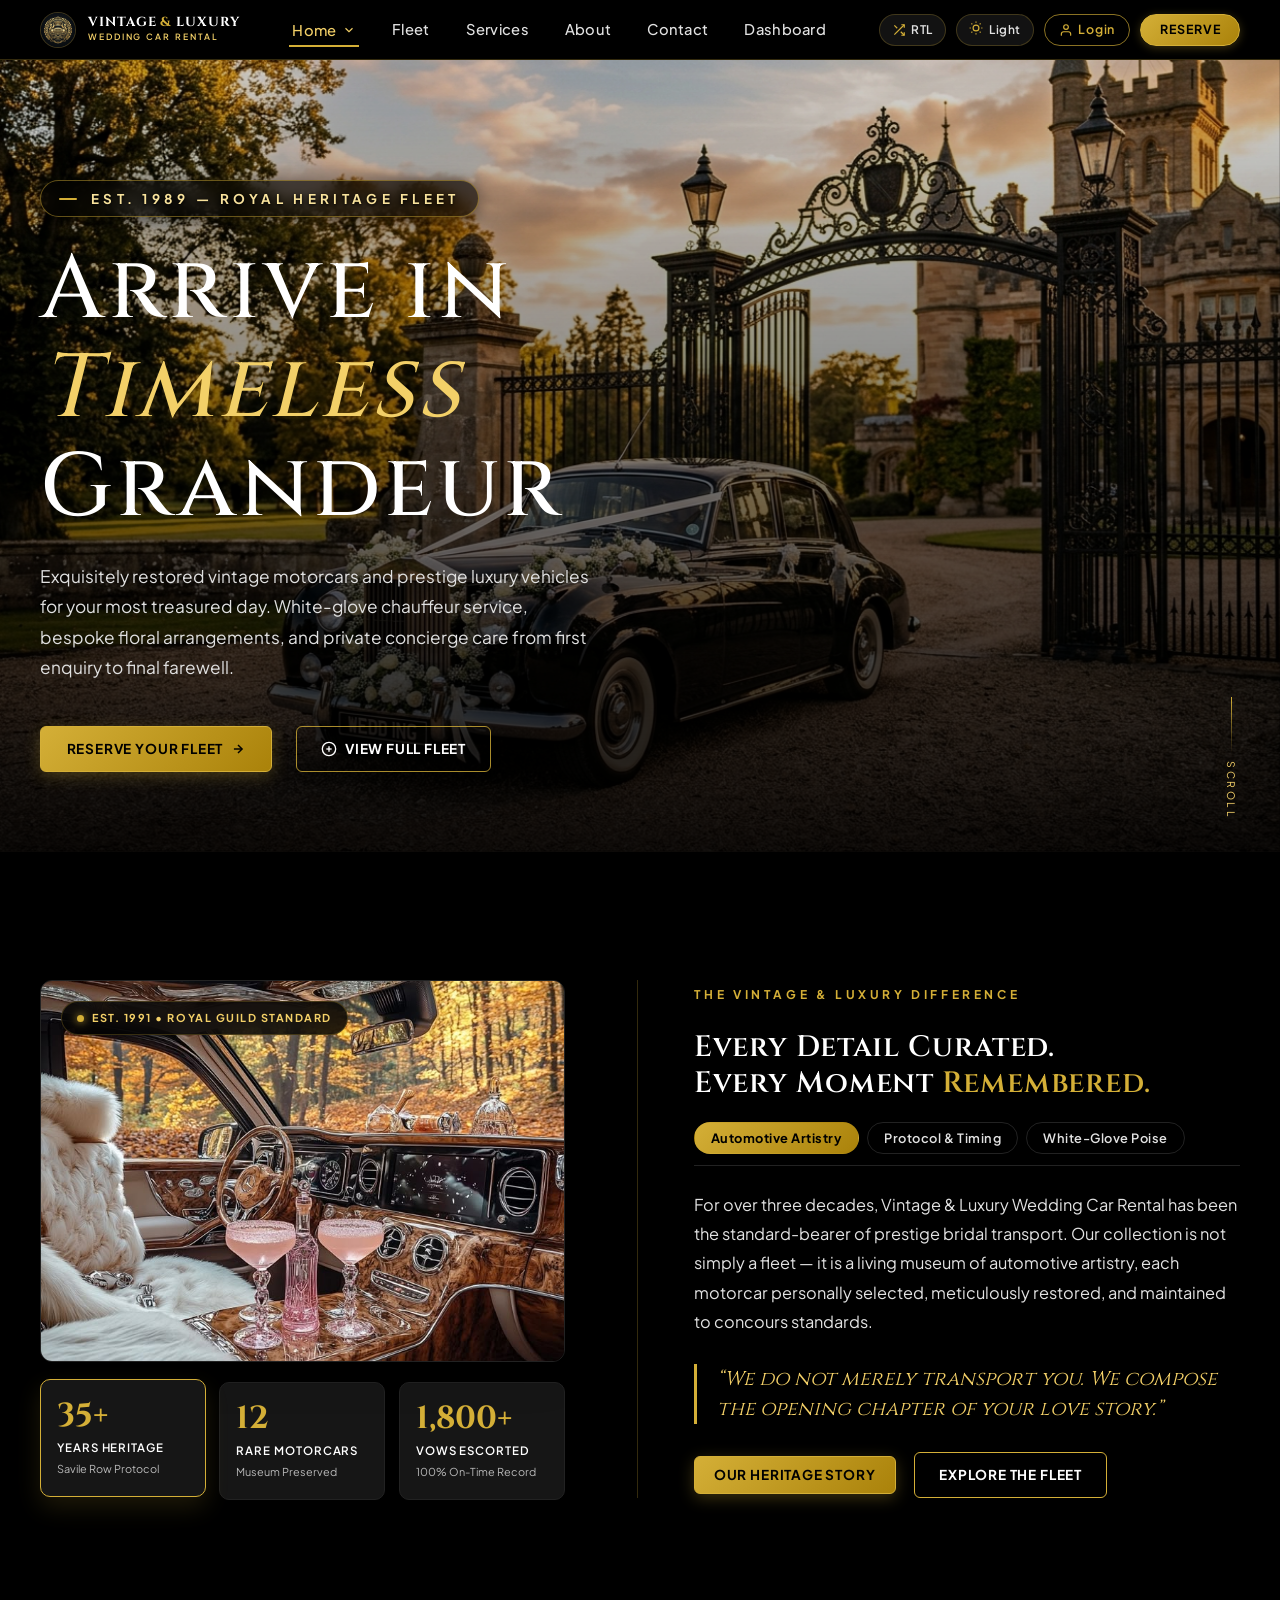
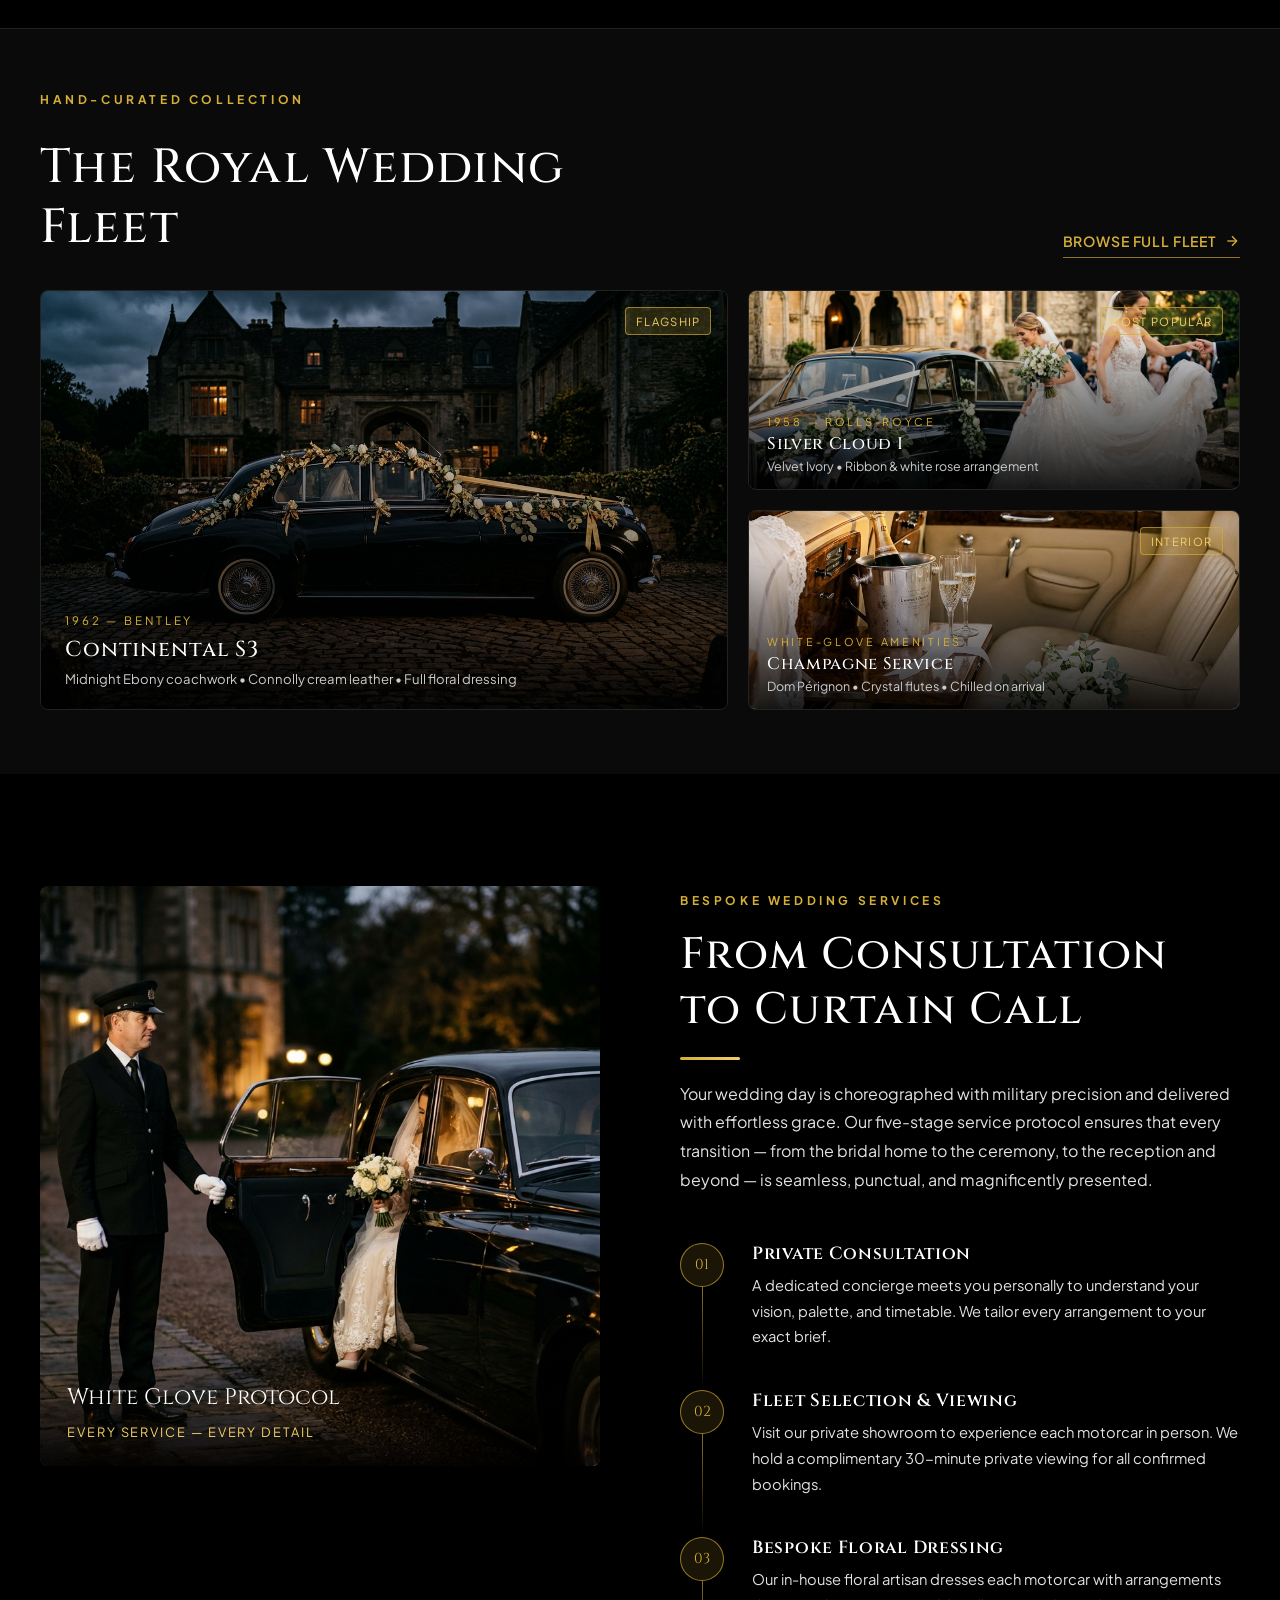
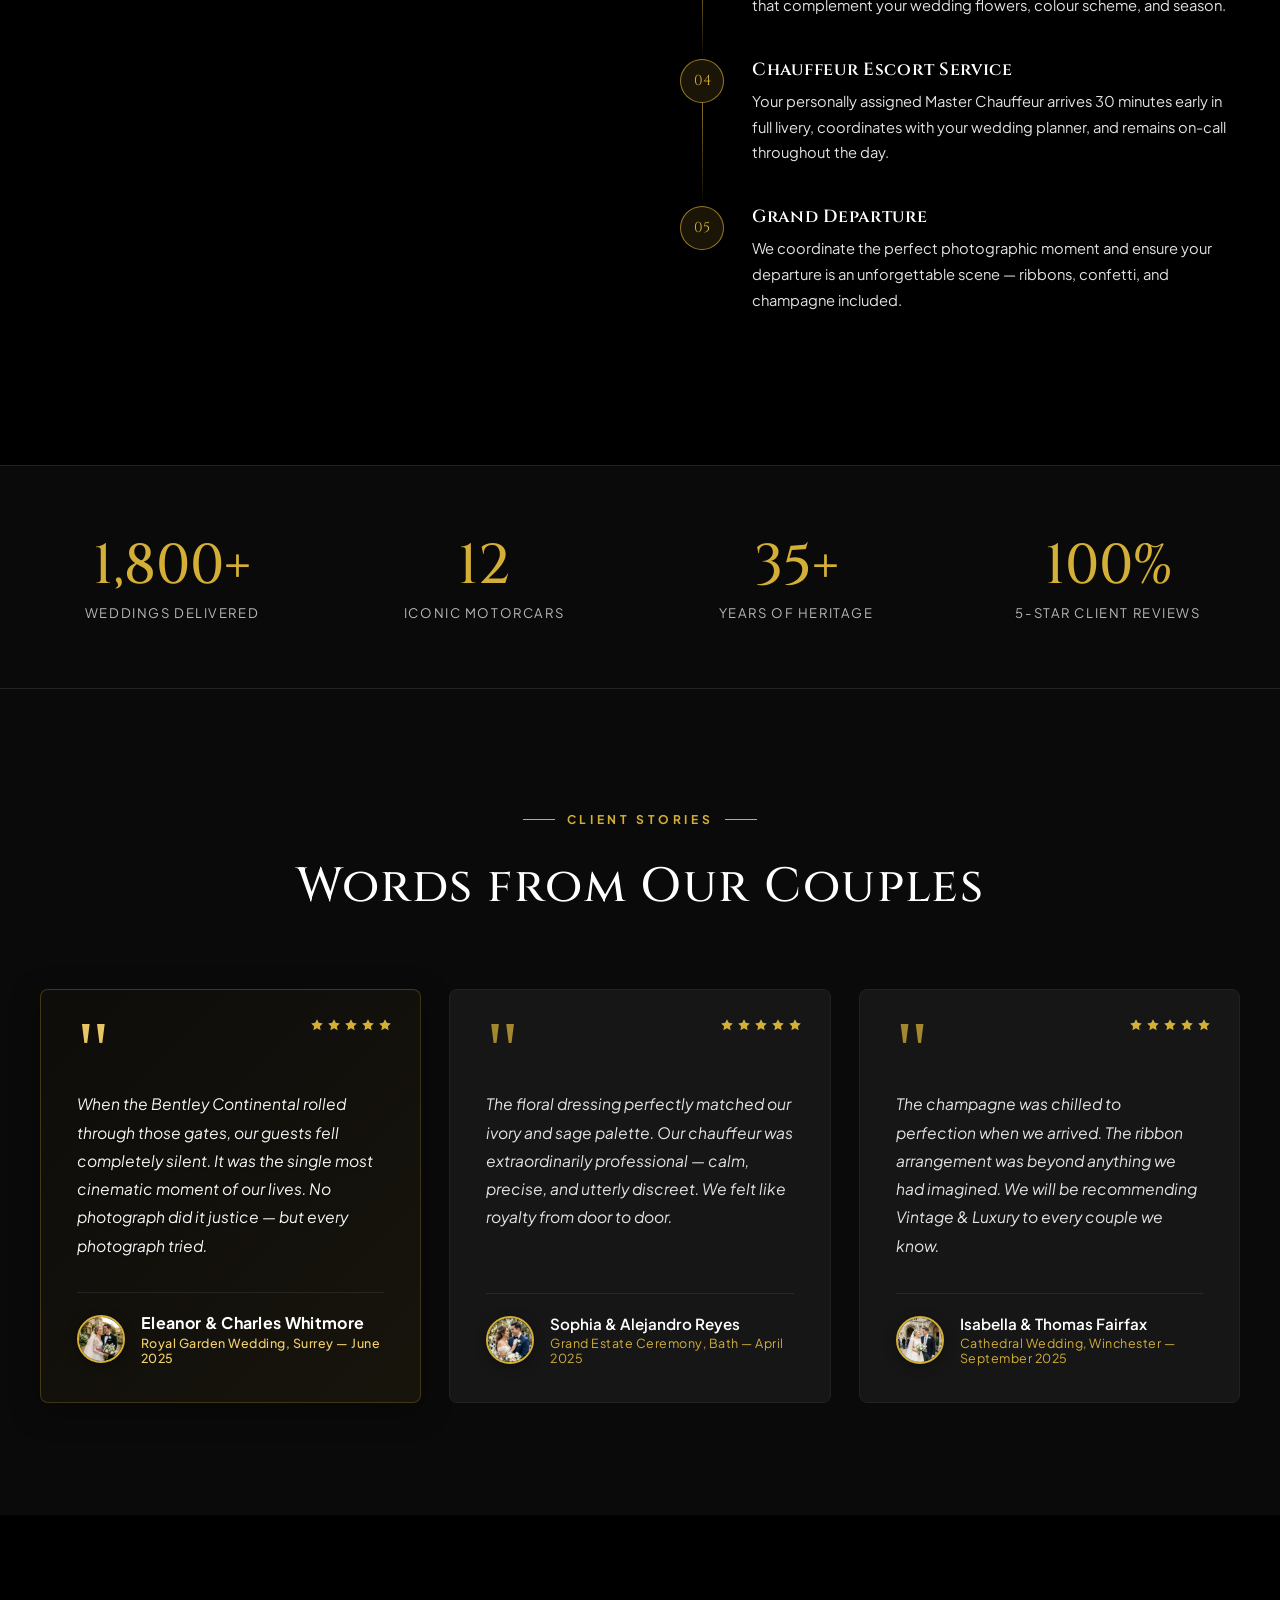
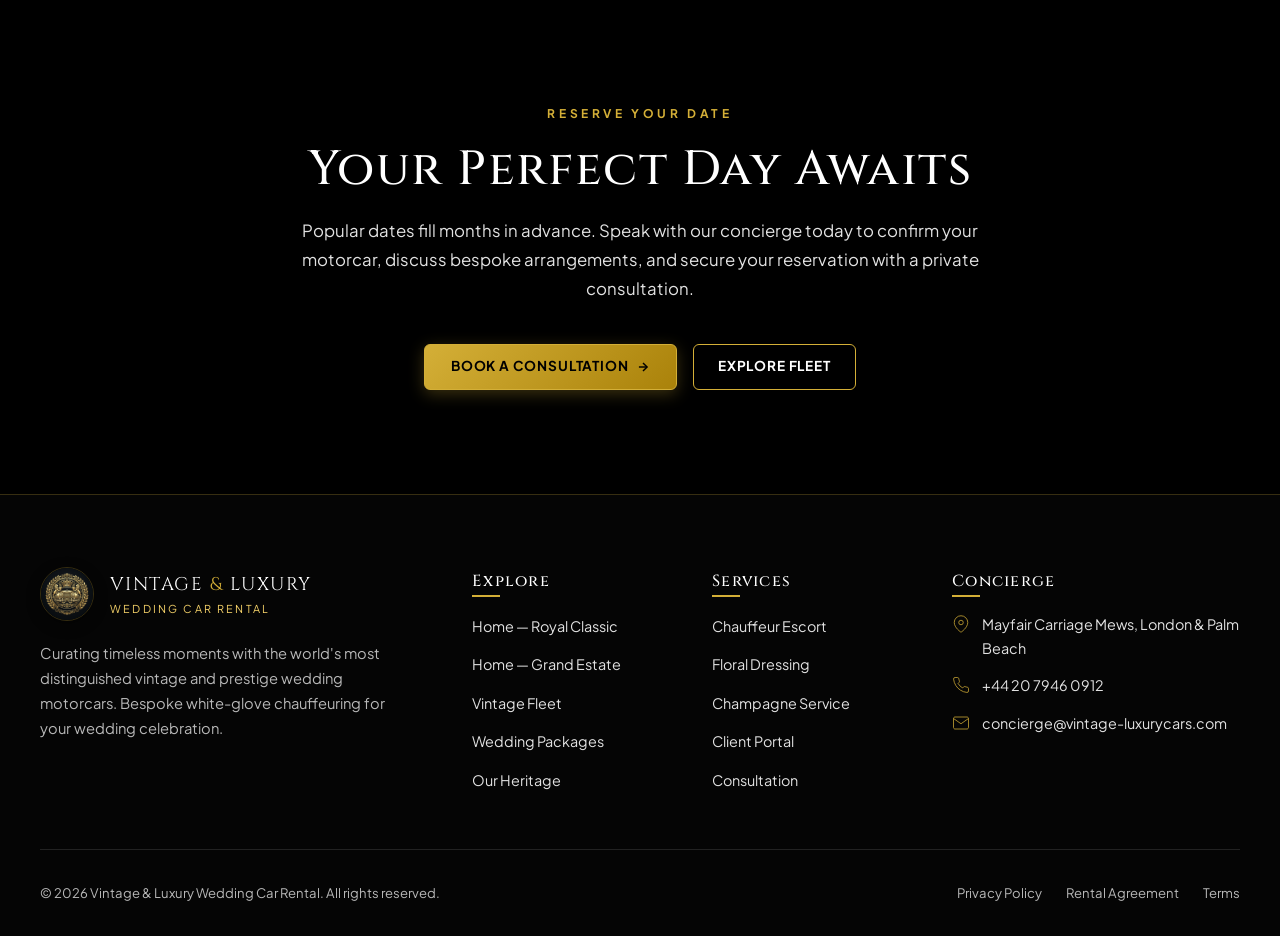
<file: index.html>
<!DOCTYPE html>
<html lang="en" dir="ltr">

<head>
  <meta charset="UTF-8">
  <meta name="viewport" content="width=device-width, initial-scale=1.0">
  <link rel="icon" type="image/png" sizes="32x32" href="assets/images/brand/favicon-32x32.png?v=7.0">
  <link rel="icon" type="image/png" sizes="64x64" href="assets/images/brand/favicon.png?v=7.0">
  <link rel="icon" type="image/png" sizes="1024x1024" href="assets/images/brand/logo.png?v=7.0">
  <link rel="shortcut icon" href="assets/images/brand/favicon.ico?v=7.0">
  <link rel="apple-touch-icon" href="assets/images/brand/apple-touch-icon.png?v=7.0">
  <title>Vintage &amp; Luxury — Wedding Car Rental</title>
  <meta name="description"
    content="Experience unparalleled elegance on your wedding day with our hand-curated fleet of vintage Rolls-Royce, classic Bentleys, and bespoke luxury wedding motorcars. White-glove chauffeur service.">
  <link rel="stylesheet" href="assets/css/style.css?v=3.3">
  <link rel="stylesheet" href="assets/css/responsive.css?v=3.1">
</head>

<body>

  <!-- PAGE LOADER -->
  <div class="page-loader" id="pageLoader" aria-label="Loading">
    <div class="loader-brand-box">
      <img src="assets/images/brand/logo.png" alt="Vintage &amp; Luxury Emblem" class="loader-logo-img">
      <div class="loader-title">Vintage &amp; Luxury</div>
      <div class="loader-bar-wrap">
        <div class="loader-progress"></div>
      </div>
    </div>
  </div>

  <!-- HEADER -->
  <header class="site-header" id="siteHeader">
    <div class="container-custom header-inner">
      <a href="index.html" class="header-brand" aria-label="Vintage &amp; Luxury Wedding Car Rental">
        <div class="brand-logo-wrap">
          <img src="assets/images/brand/logo.png" alt="Brand Emblem" class="brand-logo-img">
        </div>
        <div class="brand-text-block">
          <span class="brand-title">VINTAGE <span>&amp;</span> LUXURY</span>
          <span class="brand-tagline">Wedding Car Rental</span>
        </div>
      </a>

      <nav class="desktop-nav" aria-label="Primary Navigation">
        <ul class="nav-list">
          <li class="nav-item nav-dropdown" id="navDropdownHome">
            <button type="button" class="nav-link active" id="homeDropdownBtn" aria-expanded="false"
              aria-haspopup="true">
              Home
              <svg class="dropdown-arrow-icon" viewBox="0 0 24 24" fill="none">
                <polyline points="6 9 12 15 18 9"></polyline>
              </svg>
            </button>
            <div class="dropdown-menu">
              <a href="index.html" class="dropdown-item active">Home 1 — Royal Classic <span
                  class="dropdown-badge">Current</span></a>
              <a href="home-2.html" class="dropdown-item">Home 2 — Grand Estate <span
                  class="dropdown-badge">Modern</span></a>
            </div>
          </li>
          <li class="nav-item"><a href="fleet.html" class="nav-link">Fleet</a></li>
          <li class="nav-item"><a href="services.html" class="nav-link">Services</a></li>
          <li class="nav-item"><a href="about.html" class="nav-link">About</a></li>

          <li class="nav-item"><a href="contact.html" class="nav-link">Contact</a></li>
          <li class="nav-item"><a href="dashboard.html" class="nav-link">Dashboard</a></li>
        </ul>
      </nav>

      <div class="header-actions">
        <button type="button" class="control-pill-btn rtl-toggle-btn" aria-label="Switch Direction">
          <svg class="control-icon" viewBox="0 0 24 24">
            <polyline points="16 3 21 3 21 8"></polyline>
            <line x1="4" y1="20" x2="21" y2="3"></line>
            <polyline points="21 16 21 21 16 21"></polyline>
            <line x1="15" y1="15" x2="21" y2="21"></line>
            <line x1="4" y1="4" x2="9" y2="9"></line>
          </svg>
          <span class="rtl-text">RTL</span>
        </button>
        <button type="button" class="control-pill-btn theme-toggle-btn" aria-label="Switch Theme">
          <span class="theme-icon-wrap">
            <svg class="control-icon" viewBox="0 0 24 24">
              <circle cx="12" cy="12" r="5"></circle>
              <line x1="12" y1="1" x2="12" y2="3"></line>
              <line x1="12" y1="21" x2="12" y2="23"></line>
              <line x1="4.22" y1="4.22" x2="5.64" y2="5.64"></line>
              <line x1="18.36" y1="18.36" x2="19.78" y2="19.78"></line>
              <line x1="1" y1="12" x2="3" y2="12"></line>
              <line x1="21" y1="12" x2="23" y2="12"></line>
              <line x1="4.22" y1="19.78" x2="5.64" y2="18.36"></line>
              <line x1="18.36" y1="5.64" x2="19.78" y2="4.22"></line>
            </svg>
          </span>
          <span class="theme-text">Light</span>
        </button>
        <a href="login.html" class="btn-login-header">
          <svg viewBox="0 0 24 24" stroke-width="2" stroke-linecap="round" stroke-linejoin="round">
            <path d="M20 21v-2a4 4 0 0 0-4-4H8a4 4 0 0 0-4 4v2" />
            <circle cx="12" cy="7" r="4" />
          </svg>
          Login
        </a>
        <a href="contact.html" class="btn-gold-primary header-reserve-btn">Reserve</a>
        <button type="button" class="mobile-toggle-btn" id="mobileMenuBtn" aria-label="Open Menu">
          <svg viewBox="0 0 24 24" fill="none" stroke="currentColor" stroke-width="2">
            <line x1="3" y1="6" x2="21" y2="6"></line>
            <line x1="3" y1="12" x2="21" y2="12"></line>
            <line x1="3" y1="18" x2="21" y2="18"></line>
          </svg>
        </button>
      </div>
    </div>
  </header>

  <!-- MOBILE DRAWER -->
  <div class="mobile-drawer-overlay" id="mobileDrawerOverlay"></div>
  <aside class="mobile-drawer" id="mobileDrawer" aria-label="Mobile Navigation">
    <div class="mobile-drawer-header">
      <button type="button" class="mobile-close-btn" id="mobileCloseBtn" aria-label="Close Menu">
        <svg width="20" height="20" viewBox="0 0 24 24" fill="none" stroke="currentColor" stroke-width="2">
          <line x1="18" y1="6" x2="6" y2="18"></line>
          <line x1="6" y1="6" x2="18" y2="18"></line>
        </svg>
      </button>
    </div>
    <ul class="mobile-nav-list">
      <li class="mobile-accordion-item" id="mobileHomeAccordion">
        <button type="button" class="mobile-accordion-btn active" id="mobileHomeAccordionBtn" aria-expanded="false">
          <span>Home</span>
          <svg class="dropdown-arrow-icon" viewBox="0 0 24 24" fill="none">
            <polyline points="6 9 12 15 18 9"></polyline>
          </svg>
        </button>
        <div class="mobile-accordion-content">
          <a href="index.html" class="mobile-sub-link active">Home 1 — Royal Classic</a>
          <a href="home-2.html" class="mobile-sub-link">Home 2 — Grand Estate</a>
        </div>
      </li>
      <li><a href="fleet.html" class="mobile-nav-link">Fleet</a></li>
      <li><a href="services.html" class="mobile-nav-link">Services</a></li>
      <li><a href="about.html" class="mobile-nav-link">About</a></li>
      
      <li><a href="contact.html" class="mobile-nav-link">Contact</a></li>
      <li><a href="dashboard.html" class="mobile-nav-link">Dashboard</a></li>
    </ul>
    <div class="mobile-controls-wrap">
      <div class="mobile-controls-row">
        <button type="button" class="control-pill-btn rtl-toggle-btn control-pill-flex" aria-label="Switch Direction">
          <svg class="control-icon" viewBox="0 0 24 24" width="14" height="14">
            <polyline points="16 3 21 3 21 8"></polyline>
            <line x1="4" y1="20" x2="21" y2="3"></line>
            <polyline points="21 16 21 21 16 21"></polyline>
            <line x1="15" y1="15" x2="21" y2="21"></line>
            <line x1="4" y1="4" x2="9" y2="9"></line>
          </svg>
          <span class="rtl-text">RTL</span>
        </button>
        <button type="button" class="control-pill-btn theme-toggle-btn control-pill-flex" aria-label="Switch Theme">
          <span class="theme-icon-wrap">
            <svg class="control-icon" viewBox="0 0 24 24" width="14" height="14">
              <circle cx="12" cy="12" r="5"></circle>
              <line x1="12" y1="1" x2="12" y2="3"></line>
              <line x1="12" y1="21" x2="12" y2="23"></line>
              <line x1="4.22" y1="4.22" x2="5.64" y2="5.64"></line>
              <line x1="18.36" y1="18.36" x2="19.78" y2="19.78"></line>
              <line x1="1" y1="12" x2="3" y2="12"></line>
              <line x1="21" y1="12" x2="23" y2="12"></line>
              <line x1="4.22" y1="19.78" x2="5.64" y2="18.36"></line>
              <line x1="18.36" y1="5.64" x2="19.78" y2="4.22"></line>
            </svg>
          </span>
          <span class="theme-text">Light</span>
        </button>
      </div>
      <div style="display:flex;flex-direction:column;gap:0.6rem;margin-top:1rem;">
        <a href="contact.html" class="btn-gold-primary mobile-cta-full">Reserve Fleet</a>
        <a href="login.html" class="btn-login-header mobile-cta-full" style="justify-content:center;height:38px;border-radius:6px;">
          <svg viewBox="0 0 24 24" width="16" height="16" stroke="currentColor" fill="none" stroke-width="2" stroke-linecap="round" stroke-linejoin="round">
            <path d="M20 21v-2a4 4 0 0 0-4-4H8a4 4 0 0 0-4 4v2" />
            <circle cx="12" cy="7" r="4" />
          </svg>
          VIP Login
        </a>
      </div>
    </div>
  </aside>

  <main id="mainContent">

    <!-- =====================================================================
         SECTION 1: CINEMATIC HERO — Full-bleed estate entrance photograph
         ===================================================================== -->
    <section class="hero-section" aria-label="Welcome">
      <img src="assets/images/hero/hero-rolls-estate-golden-hour.jpg"
        alt="Vintage Rolls-Royce with white floral decoration at grand estate gates at golden hour"
        class="hero-bg-image" loading="eager">
      <div class="hero-overlay" aria-hidden="true"></div>

      <div class="hero-content">
        <div class="container-custom">
          <div class="hero-inner">
            <div class="hero-tagline">Est. 1989 &mdash; Royal Heritage Fleet</div>
            <h1 class="hero-heading">
              Arrive in <em>Timeless</em><br>Grandeur
            </h1>
            <p class="hero-subtext">
              Exquisitely restored vintage motorcars and prestige luxury vehicles for your most treasured day.
              White-glove chauffeur service, bespoke floral arrangements, and private concierge care from first enquiry
              to final farewell.
            </p>
            <div class="hero-cta-row">
              <a href="contact.html" class="btn-gold-primary hero-cta-btn">
                Reserve Your Fleet
                <svg width="14" height="14" viewBox="0 0 24 24" fill="none" stroke="currentColor" stroke-width="2.5">
                  <line x1="5" y1="12" x2="19" y2="12"></line>
                  <polyline points="12 5 19 12 12 19"></polyline>
                </svg>
              </a>
              <a href="fleet.html" class="btn-outline-gold">
                <svg width="16" height="16" viewBox="0 0 24 24" fill="none" stroke="currentColor" stroke-width="2">
                  <circle cx="12" cy="12" r="10"></circle>
                  <line x1="12" y1="8" x2="12" y2="16"></line>
                  <line x1="8" y1="12" x2="16" y2="12"></line>
                </svg>
                View Full Fleet
              </a>
            </div>
          </div>
        </div>
      </div>

      <!-- Scroll indicator -->
      <div class="hero-scroll-hint" aria-hidden="true">
        <div class="scroll-line"></div>
        <span class="scroll-label">Scroll</span>
      </div>
    </section>

    <!-- =====================================================================
         SECTION 2: BRAND STATEMENT — Interactive Visual Heritage & Philosophy
         ===================================================================== -->
    <section class="brand-statement-section" aria-label="Our Philosophy">
      <div class="container-custom">
        <div class="brand-statement-inner">

          <!-- Left: Interactive Visual & Stat Grid Column -->
          <div class="brand-statement-visual-col reveal-left">
            <div class="brand-visual-frame">
              <img src="assets/images/products/p1.jpg"
                alt="Vintage Rolls-Royce handcrafted interior with champagne and bridal bouquet"
                class="brand-visual-img" loading="lazy">
              <div class="brand-visual-floating-badge">
                <span class="brand-visual-badge-dot"></span>
                <span>Est. 1991 &bull; Royal Guild Standard</span>
              </div>
            </div>

            <!-- Interactive Stat Cards -->
            <div class="brand-stat-grid">
              <div class="brand-stat-card is-focused" tabindex="0">
                <div class="brand-stat-number">35+</div>
                <div class="brand-stat-desc">Years Heritage</div>
                <div class="brand-stat-sub">Savile Row Protocol</div>
              </div>
              <div class="brand-stat-card" tabindex="0">
                <div class="brand-stat-number">12</div>
                <div class="brand-stat-desc">Rare Motorcars</div>
                <div class="brand-stat-sub">Museum Preserved</div>
              </div>
              <div class="brand-stat-card" tabindex="0">
                <div class="brand-stat-number">1,800+</div>
                <div class="brand-stat-desc">Vows Escorted</div>
                <div class="brand-stat-sub">100% On-Time Record</div>
              </div>
            </div>
          </div>

          <!-- Right: Interactive Philosophy & Tab Panes Column -->
          <div class="brand-statement-main reveal-right">
            <span class="section-eyebrow">The Vintage &amp; Luxury Difference</span>
            <h2 class="brand-statement-heading">
              Every Detail Curated.<br>Every Moment <span class="gold-word">Remembered.</span>
            </h2>

            <!-- Interactive Tab Bar -->
            <div class="philosophy-tabs-bar" role="tablist" aria-label="Philosophy Pillars">
              <button type="button" class="philosophy-tab-btn active" role="tab" aria-selected="true"
                data-target="pillarArtistry">Automotive Artistry</button>
              <button type="button" class="philosophy-tab-btn" role="tab" aria-selected="false"
                data-target="pillarPunctuality">Protocol &amp; Timing</button>
              <button type="button" class="philosophy-tab-btn" role="tab" aria-selected="false"
                data-target="pillarPoise">White-Glove Poise</button>
            </div>

            <!-- Tab 1: Artistry -->
            <div class="philosophy-tab-pane active" id="pillarArtistry" role="tabpanel">
              <p class="brand-statement-text">
                For over three decades, Vintage &amp; Luxury Wedding Car Rental has been the standard-bearer of prestige
                bridal transport. Our collection is not simply a fleet &mdash; it is a living museum of automotive
                artistry, each motorcar personally selected, meticulously restored, and maintained to concours
                standards.
              </p>
              <blockquote class="brand-statement-pull">
                &ldquo;We do not merely transport you. We compose the opening chapter of your love story.&rdquo;
              </blockquote>
            </div>

            <!-- Tab 2: Punctuality -->
            <div class="philosophy-tab-pane" id="pillarPunctuality" role="tabpanel" hidden>
              <p class="brand-statement-text">
                Precision is our silent vow. Two weeks prior to your celebration, our operations team conducts live
                route reconnaissance. On the wedding day, our senior chauffeur arrives a full 45 minutes ahead of
                schedule to ensure unhurried peace of mind.
              </p>
              <blockquote class="brand-statement-pull">
                &ldquo;Punctuality in luxury is not a feature &mdash; it is a sacred ceremonial promise.&rdquo;
              </blockquote>
            </div>

            <!-- Tab 3: Poise -->
            <div class="philosophy-tab-pane" id="pillarPoise" role="tabpanel" hidden>
              <p class="brand-statement-text">
                From hand-tied Italian silk ribbons matched to your bridal gown to French crystal champagne flutes
                chilled in custom wood consoles, every sensory touchpoint is executed with dignified grace and tailored
                poise.
              </p>
              <blockquote class="brand-statement-pull">
                &ldquo;Dignity, unhurried grace, and timeless presence define every mile of your passage.&rdquo;
              </blockquote>
            </div>

            <!-- Actions -->
            <div class="brand-statement-actions">
              <a href="about.html" class="btn-gold-primary">Our Heritage Story</a>
              <a href="fleet.html" class="btn-gold-outline">Explore The Fleet</a>
            </div>

          </div>
        </div>
      </div>
    </section>

    <!-- =====================================================================
         SECTION 3: FLEET SHOWCASE — Asymmetric mosaic, no standard card grid
         ===================================================================== -->
    <section class="fleet-showcase-section" aria-label="Featured Fleet">
      <div class="container-custom">
        <div class="fleet-showcase-header reveal-up">
          <div class="fleet-heading-block">
            <span class="section-eyebrow">Hand-Curated Collection</span>
            <h2 class="fleet-section-title">The Royal Wedding Fleet</h2>
          </div>
          <a href="fleet.html" class="fleet-header-link">
            Browse Full Fleet
            <svg width="16" height="16" viewBox="0 0 24 24" fill="none" stroke="currentColor" stroke-width="2">
              <line x1="5" y1="12" x2="19" y2="12"></line>
              <polyline points="12 5 19 12 12 19"></polyline>
            </svg>
          </a>
        </div>

        <div class="fleet-mosaic">
          <!-- Large Feature Card -->
          <article class="fleet-card fleet-card--large reveal-left">
            <div class="fleet-card-img-wrap">
              <img src="assets/images/products/bentley-continental-manor-night.jpg"
                alt="1960s Bentley Continental decorated with gold florals at a manor at dusk" class="fleet-card-img"
                loading="lazy">
              <div class="fleet-card-overlay" aria-hidden="true"></div>
            </div>
            <span class="fleet-card-badge">Flagship</span>
            <div class="fleet-card-info">
              <div class="fleet-card-year">1962 &mdash; Bentley</div>
              <h3 class="fleet-card-name">Continental S3</h3>
              <p class="fleet-card-detail">Midnight Ebony coachwork &bull; Connolly cream leather &bull; Full floral
                dressing</p>
            </div>
          </article>

          <!-- Small Card Top -->
          <article class="fleet-card fleet-card--sm reveal-right">
            <div class="fleet-card-img-wrap">
              <img src="assets/images/sections/wedding-ceremony-church-arrival.jpg"
                alt="Wedding ceremony arrival at a historic church with vintage car" class="fleet-card-img"
                loading="lazy">
              <div class="fleet-card-overlay" aria-hidden="true"></div>
            </div>
            <span class="fleet-card-badge">Most Popular</span>
            <div class="fleet-card-info">
              <div class="fleet-card-year">1958 &mdash; Rolls-Royce</div>
              <h3 class="fleet-card-name">Silver Cloud I</h3>
              <p class="fleet-card-detail">Velvet Ivory &bull; Ribbon &amp; white rose arrangement</p>
            </div>
          </article>

          <!-- Small Card Bottom -->
          <article class="fleet-card fleet-card--sm reveal-right delay-15">
            <div class="fleet-card-img-wrap">
              <img src="assets/images/products/rolls-interior-champagne-bouquet.jpg"
                alt="Rolls-Royce interior with champagne and bridal bouquet" class="fleet-card-img" loading="lazy">
              <div class="fleet-card-overlay" aria-hidden="true"></div>
            </div>
            <span class="fleet-card-badge">Interior</span>
            <div class="fleet-card-info">
              <div class="fleet-card-year">White-Glove Amenities</div>
              <h3 class="fleet-card-name">Champagne Service</h3>
              <p class="fleet-card-detail">Dom Pérignon &bull; Crystal flutes &bull; Chilled on arrival</p>
            </div>
          </article>
        </div>
      </div>
    </section>

    <!-- =====================================================================
         SECTION 4: SERVICES — Sticky image with vertical step timeline
         ===================================================================== -->
    <section class="services-section" aria-label="Our Services">
      <div class="container-custom">
        <div class="services-grid">
          <div class="services-image-col reveal-left">
            <div class="services-img-frame">
              <img src="assets/images/sections/chauffeur-white-glove-service.jpg"
                alt="Uniformed chauffeur in white gloves opening car door for bride at manor" loading="lazy">
              <div class="services-img-badge">
                <div class="services-img-badge-title">White Glove Protocol</div>
                <div class="services-img-badge-sub">Every Service &mdash; Every Detail</div>
              </div>
            </div>
          </div>

          <div class="services-content-col reveal-right">
            <span class="section-eyebrow">Bespoke Wedding Services</span>
            <h2 class="services-section-title">From Consultation<br>to Curtain Call</h2>
            <div class="gold-divider"></div>
            <p class="services-intro">
              Your wedding day is choreographed with military precision and delivered with effortless grace. Our
              five-stage service protocol ensures that every transition — from the bridal home to the ceremony, to the
              reception and beyond — is seamless, punctual, and magnificently presented.
            </p>

            <div class="service-timeline">
              <div class="service-step">
                <div class="service-step-number">01</div>
                <div class="service-step-content">
                  <h3 class="service-step-title">Private Consultation</h3>
                  <p class="service-step-text">A dedicated concierge meets you personally to understand your vision,
                    palette, and timetable. We tailor every arrangement to your exact brief.</p>
                </div>
              </div>
              <div class="service-step">
                <div class="service-step-number">02</div>
                <div class="service-step-content">
                  <h3 class="service-step-title">Fleet Selection &amp; Viewing</h3>
                  <p class="service-step-text">Visit our private showroom to experience each motorcar in person. We hold
                    a complimentary 30-minute private viewing for all confirmed bookings.</p>
                </div>
              </div>
              <div class="service-step">
                <div class="service-step-number">03</div>
                <div class="service-step-content">
                  <h3 class="service-step-title">Bespoke Floral Dressing</h3>
                  <p class="service-step-text">Our in-house floral artisan dresses each motorcar with arrangements that
                    complement your wedding flowers, colour scheme, and season.</p>
                </div>
              </div>
              <div class="service-step">
                <div class="service-step-number">04</div>
                <div class="service-step-content">
                  <h3 class="service-step-title">Chauffeur Escort Service</h3>
                  <p class="service-step-text">Your personally assigned Master Chauffeur arrives 30 minutes early in
                    full livery, coordinates with your wedding planner, and remains on-call throughout the day.</p>
                </div>
              </div>
              <div class="service-step">
                <div class="service-step-number">05</div>
                <div class="service-step-content">
                  <h3 class="service-step-title">Grand Departure</h3>
                  <p class="service-step-text">We coordinate the perfect photographic moment and ensure your departure
                    is an unforgettable scene — ribbons, confetti, and champagne included.</p>
                </div>
              </div>
            </div>
          </div>
        </div>
      </div>
    </section>

    <!-- =====================================================================
         SECTION 5: STATISTICS — Key Milestones & Heritage Numbers
         ===================================================================== -->
    <section class="stats-strip-section" aria-label="Our Achievements">
      <div class="container-custom">
        <div class="stats-grid">
          <div class="stat-item reveal-up">
            <div class="stat-number">1,800+</div>
            <div class="stat-label">Weddings Delivered</div>
          </div>
          <div class="stat-item reveal-up delay-1">
            <div class="stat-number">12</div>
            <div class="stat-label">Iconic Motorcars</div>
          </div>
          <div class="stat-item reveal-up delay-2">
            <div class="stat-number">35+</div>
            <div class="stat-label">Years of Heritage</div>
          </div>
          <div class="stat-item reveal-up delay-3">
            <div class="stat-number">100%</div>
            <div class="stat-label">5-Star Client Reviews</div>
          </div>
        </div>
      </div>
    </section>

    <!-- =====================================================================
         SECTION 6: TESTIMONIALS — Three editorial pull-quote cards
         ===================================================================== -->
    <section class="testimonials-section" aria-label="Client Testimonials">
      <div class="container-custom">
        <div class="testimonials-header reveal-up">
          <span class="section-eyebrow-line">
            <span class="section-eyebrow mb-0">Client Stories</span>
          </span>
          <h2 class="testimonials-title">Words from Our Couples</h2>
        </div>

        <div class="testimonials-grid">
          <article class="testimonial-card testimonial-card--featured reveal-up">
            <div class="testimonial-stars" aria-label="5 out of 5 stars">
              <svg class="star-icon" viewBox="0 0 24 24">
                <polygon
                  points="12 2 15.09 8.26 22 9.27 17 14.14 18.18 21.02 12 17.77 5.82 21.02 7 14.14 2 9.27 8.91 8.26 12 2">
                </polygon>
              </svg>
              <svg class="star-icon" viewBox="0 0 24 24">
                <polygon
                  points="12 2 15.09 8.26 22 9.27 17 14.14 18.18 21.02 12 17.77 5.82 21.02 7 14.14 2 9.27 8.91 8.26 12 2">
                </polygon>
              </svg>
              <svg class="star-icon" viewBox="0 0 24 24">
                <polygon
                  points="12 2 15.09 8.26 22 9.27 17 14.14 18.18 21.02 12 17.77 5.82 21.02 7 14.14 2 9.27 8.91 8.26 12 2">
                </polygon>
              </svg>
              <svg class="star-icon" viewBox="0 0 24 24">
                <polygon
                  points="12 2 15.09 8.26 22 9.27 17 14.14 18.18 21.02 12 17.77 5.82 21.02 7 14.14 2 9.27 8.91 8.26 12 2">
                </polygon>
              </svg>
              <svg class="star-icon" viewBox="0 0 24 24">
                <polygon
                  points="12 2 15.09 8.26 22 9.27 17 14.14 18.18 21.02 12 17.77 5.82 21.02 7 14.14 2 9.27 8.91 8.26 12 2">
                </polygon>
              </svg>
            </div>
            <span class="testimonial-quote-mark">"</span>
            <p class="testimonial-text">When the Bentley Continental rolled through those gates, our guests fell
              completely silent. It was the single most cinematic moment of our lives. No photograph did it justice —
              but every photograph tried.</p>
            <div class="testimonial-footer">
              <div class="testimonial-avatar">
                <img src="assets/images/testimonials/eleanor-charles.jpg" alt="Eleanor &amp; Charles Whitmore" width="48" height="48" loading="lazy">
              </div>
              <div class="testimonial-author-meta">
                <div class="testimonial-name">Eleanor &amp; Charles Whitmore</div>
                <div class="testimonial-event">Royal Garden Wedding, Surrey — June 2025</div>
              </div>
            </div>
          </article>

          <article class="testimonial-card reveal-up delay-1">
            <div class="testimonial-stars" aria-label="5 out of 5 stars">
              <svg class="star-icon" viewBox="0 0 24 24">
                <polygon
                  points="12 2 15.09 8.26 22 9.27 17 14.14 18.18 21.02 12 17.77 5.82 21.02 7 14.14 2 9.27 8.91 8.26 12 2">
                </polygon>
              </svg>
              <svg class="star-icon" viewBox="0 0 24 24">
                <polygon
                  points="12 2 15.09 8.26 22 9.27 17 14.14 18.18 21.02 12 17.77 5.82 21.02 7 14.14 2 9.27 8.91 8.26 12 2">
                </polygon>
              </svg>
              <svg class="star-icon" viewBox="0 0 24 24">
                <polygon
                  points="12 2 15.09 8.26 22 9.27 17 14.14 18.18 21.02 12 17.77 5.82 21.02 7 14.14 2 9.27 8.91 8.26 12 2">
                </polygon>
              </svg>
              <svg class="star-icon" viewBox="0 0 24 24">
                <polygon
                  points="12 2 15.09 8.26 22 9.27 17 14.14 18.18 21.02 12 17.77 5.82 21.02 7 14.14 2 9.27 8.91 8.26 12 2">
                </polygon>
              </svg>
              <svg class="star-icon" viewBox="0 0 24 24">
                <polygon
                  points="12 2 15.09 8.26 22 9.27 17 14.14 18.18 21.02 12 17.77 5.82 21.02 7 14.14 2 9.27 8.91 8.26 12 2">
                </polygon>
              </svg>
            </div>
            <span class="testimonial-quote-mark">"</span>
            <p class="testimonial-text">The floral dressing perfectly matched our ivory and sage palette. Our chauffeur
              was extraordinarily professional — calm, precise, and utterly discreet. We felt like royalty from door to
              door.</p>
            <div class="testimonial-footer">
              <div class="testimonial-avatar">
                <img src="assets/images/testimonials/sophia-alejandro.jpg" alt="Sophia &amp; Alejandro Reyes" width="48" height="48" loading="lazy">
              </div>
              <div class="testimonial-author-meta">
                <div class="testimonial-name">Sophia &amp; Alejandro Reyes</div>
                <div class="testimonial-event">Grand Estate Ceremony, Bath — April 2025</div>
              </div>
            </div>
          </article>

          <article class="testimonial-card reveal-up delay-2">
            <div class="testimonial-stars" aria-label="5 out of 5 stars">
              <svg class="star-icon" viewBox="0 0 24 24">
                <polygon
                  points="12 2 15.09 8.26 22 9.27 17 14.14 18.18 21.02 12 17.77 5.82 21.02 7 14.14 2 9.27 8.91 8.26 12 2">
                </polygon>
              </svg>
              <svg class="star-icon" viewBox="0 0 24 24">
                <polygon
                  points="12 2 15.09 8.26 22 9.27 17 14.14 18.18 21.02 12 17.77 5.82 21.02 7 14.14 2 9.27 8.91 8.26 12 2">
                </polygon>
              </svg>
              <svg class="star-icon" viewBox="0 0 24 24">
                <polygon
                  points="12 2 15.09 8.26 22 9.27 17 14.14 18.18 21.02 12 17.77 5.82 21.02 7 14.14 2 9.27 8.91 8.26 12 2">
                </polygon>
              </svg>
              <svg class="star-icon" viewBox="0 0 24 24">
                <polygon
                  points="12 2 15.09 8.26 22 9.27 17 14.14 18.18 21.02 12 17.77 5.82 21.02 7 14.14 2 9.27 8.91 8.26 12 2">
                </polygon>
              </svg>
              <svg class="star-icon" viewBox="0 0 24 24">
                <polygon
                  points="12 2 15.09 8.26 22 9.27 17 14.14 18.18 21.02 12 17.77 5.82 21.02 7 14.14 2 9.27 8.91 8.26 12 2">
                </polygon>
              </svg>
            </div>
            <span class="testimonial-quote-mark">"</span>
            <p class="testimonial-text">The champagne was chilled to perfection when we arrived. The ribbon arrangement
              was beyond anything we had imagined. We will be recommending Vintage &amp; Luxury to every couple we know.
            </p>
            <div class="testimonial-footer">
              <div class="testimonial-avatar">
                <img src="assets/images/testimonials/isabella-thomas.jpg" alt="Isabella &amp; Thomas Fairfax" width="48" height="48" loading="lazy">
              </div>
              <div class="testimonial-author-meta">
                <div class="testimonial-name">Isabella &amp; Thomas Fairfax</div>
                <div class="testimonial-event">Cathedral Wedding, Winchester — September 2025</div>
              </div>
            </div>
          </article>
        </div>
      </div>
    </section>

    <!-- =====================================================================
         SECTION 7: CTA BANNER — Reservation consultation call
         ===================================================================== -->
    <section class="cta-banner-section" aria-label="Booking Consultation Invitation">
      <div class="container-custom">
        <div class="cta-banner reveal-up">
          <span class="section-eyebrow">Reserve Your Date</span>
          <h2 class="cta-banner-title">Your Perfect Day Awaits</h2>
          <p class="cta-banner-text">
            Popular dates fill months in advance. Speak with our concierge today to confirm your motorcar, discuss
            bespoke arrangements, and secure your reservation with a private consultation.
          </p>
          <div class="cta-banner-actions">
            <a href="contact.html" class="btn-gold-primary hero-cta-btn">
              Book a Consultation
              <svg width="14" height="14" viewBox="0 0 24 24" fill="none" stroke="currentColor" stroke-width="2.5">
                <line x1="5" y1="12" x2="19" y2="12"></line>
                <polyline points="12 5 19 12 12 19"></polyline>
              </svg>
            </a>
            <a href="fleet.html" class="btn-outline-gold">Explore Fleet</a>
          </div>
        </div>
      </div>
    </section>

  </main>

  <!-- SCROLL TO TOP -->
  <button type="button" class="scroll-top-btn" id="scrollTopBtn" aria-label="Scroll to top">
    <svg viewBox="0 0 24 24" fill="none" stroke="currentColor">
      <polyline points="18 15 12 9 6 15"></polyline>
    </svg>
  </button>

  <!-- FOOTER -->
  <footer class="site-footer">
    <div class="container-custom">
      <div class="footer-top-grid">
        <div class="footer-brand-col">
          <a href="index.html" class="footer-logo-row" aria-label="Vintage &amp; Luxury Home">
            <img src="assets/images/brand/logo.png" alt="Vintage &amp; Luxury Brand Emblem" class="footer-logo-img">
            <div>
              <div class="footer-brand-title">VINTAGE <span>&amp;</span> LUXURY</div>
              <div class="footer-brand-tagline">Wedding Car Rental</div>
            </div>
          </a>
          <p class="footer-desc">
            Curating timeless moments with the world's most distinguished vintage and prestige wedding motorcars.
            Bespoke white-glove chauffeuring for your wedding celebration.
          </p>
        </div>
        <div>
          <h4 class="footer-col-title">Explore</h4>
          <ul class="footer-links-list">
            <li><a href="index.html">Home — Royal Classic</a></li>
            <li><a href="home-2.html">Home — Grand Estate</a></li>
            <li><a href="fleet.html">Vintage Fleet</a></li>
            <li><a href="services.html">Wedding Packages</a></li>
            <li><a href="about.html">Our Heritage</a></li>
          </ul>
        </div>
        <div>
          <h4 class="footer-col-title">Services</h4>
          <ul class="footer-links-list">
            <li><a href="services.html">Chauffeur Escort</a></li>
            <li><a href="services.html">Floral Dressing</a></li>
            <li><a href="services.html">Champagne Service</a></li>
            <li><a href="dashboard.html">Client Portal</a></li>
            <li><a href="contact.html">Consultation</a></li>
          </ul>
        </div>
        <div>
          <h4 class="footer-col-title">Concierge</h4>
          <div class="footer-contact-info">
            <div class="footer-contact-item">
              <svg class="footer-contact-icon" viewBox="0 0 24 24" fill="none">
                <path d="M21 10c0 7-9 13-9 13s-9-6-9-13a9 9 0 0 1 18 0z"></path>
                <circle cx="12" cy="10" r="3"></circle>
              </svg>
              <span>Mayfair Carriage Mews, London &amp; Palm Beach</span>
            </div>
            <div class="footer-contact-item">
              <svg class="footer-contact-icon" viewBox="0 0 24 24" fill="none">
                <path
                  d="M22 16.92v3a2 2 0 0 1-2.18 2 19.79 19.79 0 0 1-8.63-3.07 19.5 19.5 0 0 1-6-6 19.79 19.79 0 0 1-3.07-8.67A2 2 0 0 1 4.11 2h3a2 2 0 0 1 2 1.72 12.84 12.84 0 0 0 .7 2.81 2 2 0 0 1-.45 2.11L8.09 9.91a16 16 0 0 0 6 6l1.27-1.27a2 2 0 0 1 2.11-.45 12.84 12.84 0 0 0 2.81.7A2 2 0 0 1 22 16.92z">
                </path>
              </svg>
              <span>+44 20 7946 0912</span>
            </div>
            <div class="footer-contact-item">
              <svg class="footer-contact-icon" viewBox="0 0 24 24" fill="none">
                <path d="M4 4h16c1.1 0 2 .9 2 2v12c0 1.1-.9 2-2 2H4c-1.1 0-2-.9-2-2V6c0-1.1.9-2 2-2z"></path>
                <polyline points="22,6 12,13 2,6"></polyline>
              </svg>
              <span>concierge@vintage-luxurycars.com</span>
            </div>
          </div>
        </div>
      </div>
      <div class="footer-bottom">
        <div>&copy; 2026 Vintage &amp; Luxury Wedding Car Rental. All rights reserved.</div>
        <div class="footer-bottom-links">
          <a href="#">Privacy Policy</a>
          <a href="#">Rental Agreement</a>
          <a href="#">Terms</a>
        </div>
      </div>
    </div>
  </footer>

  <script src="assets/js/main.js?v=3.2"></script>
</body>

</html>
</file>
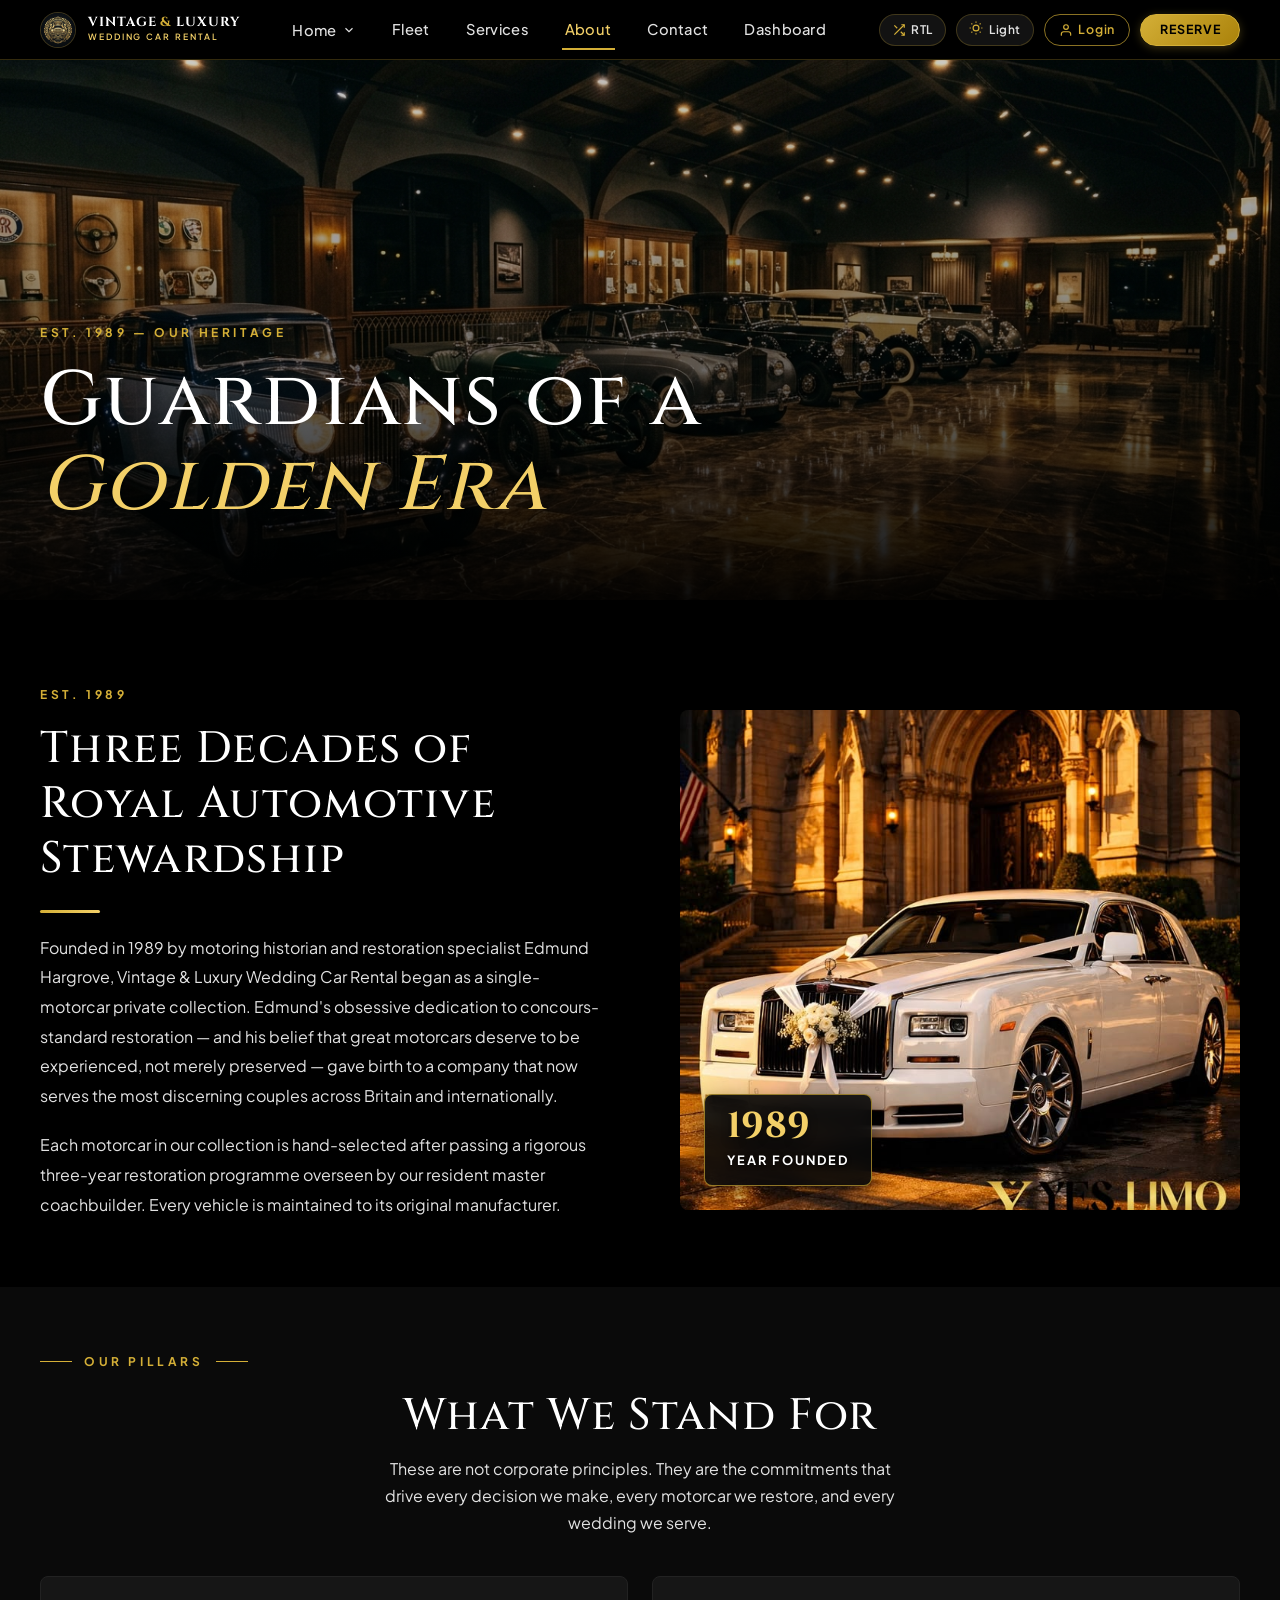
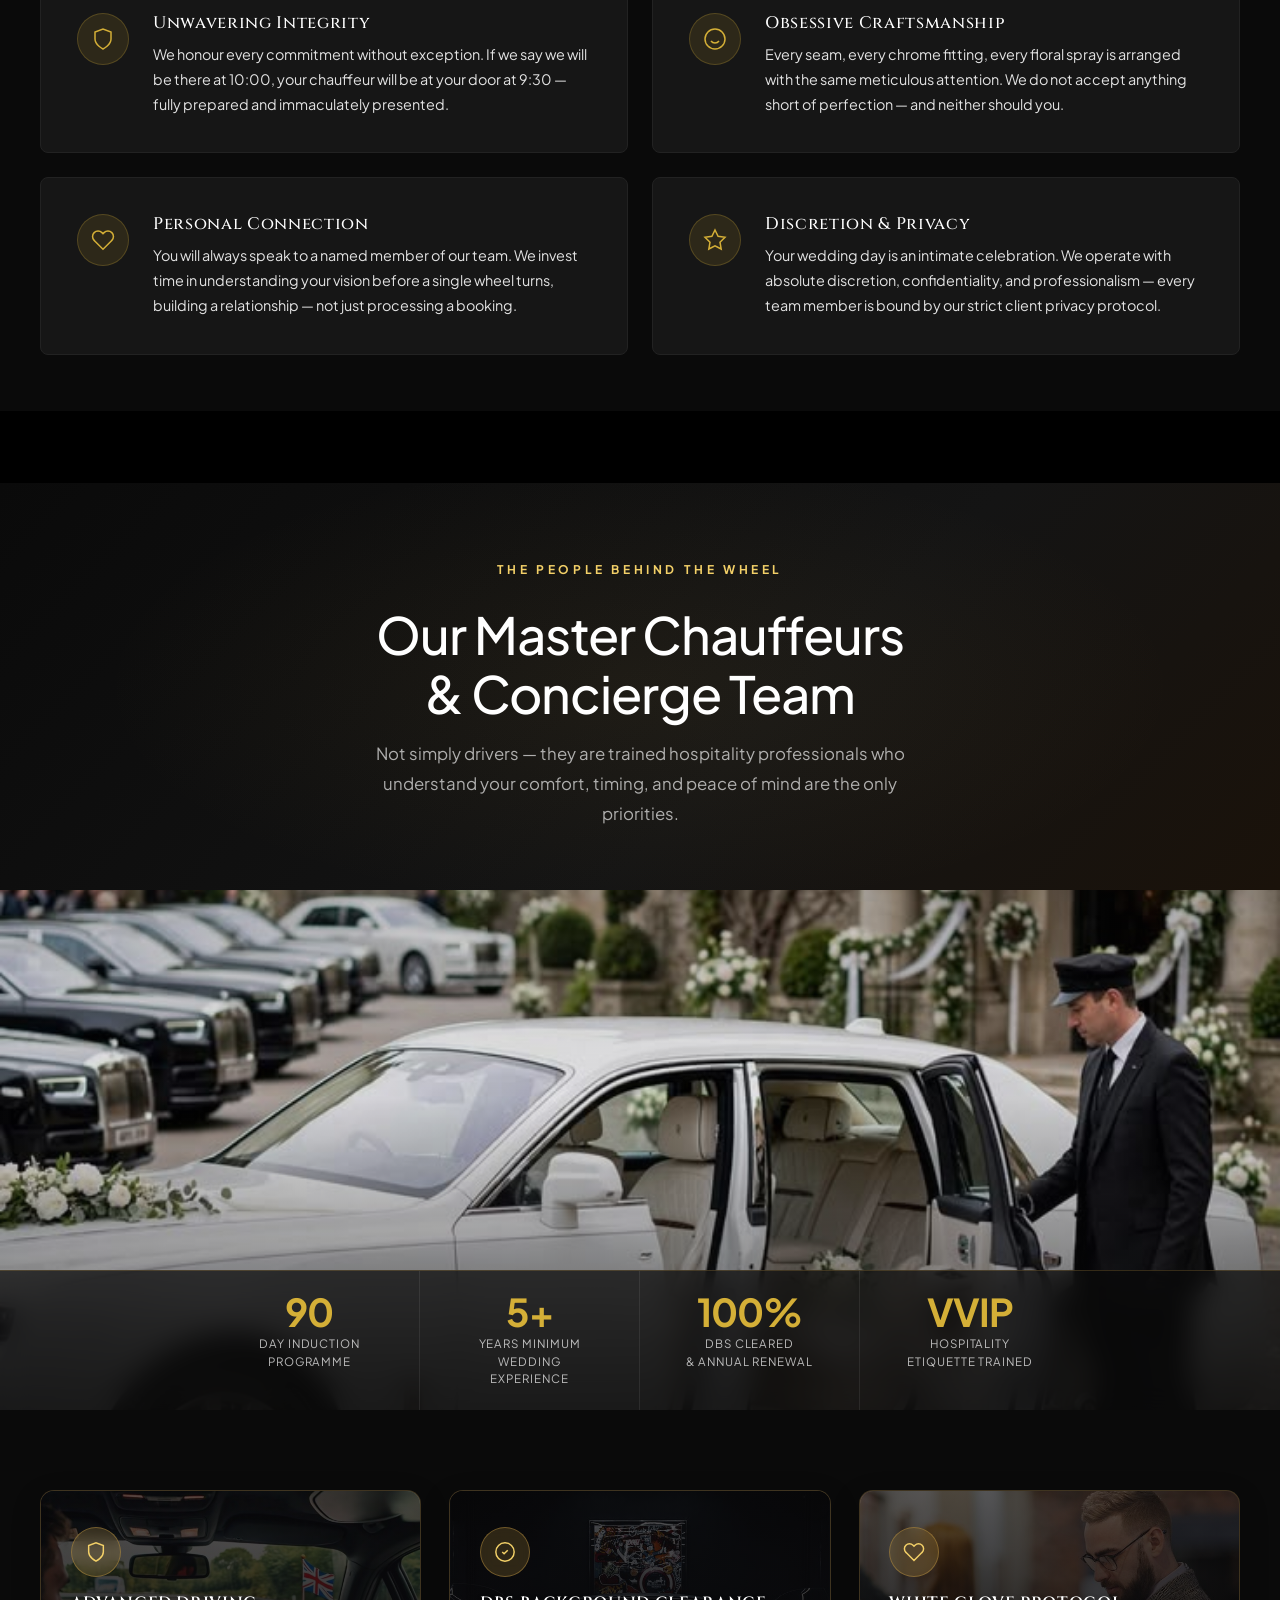
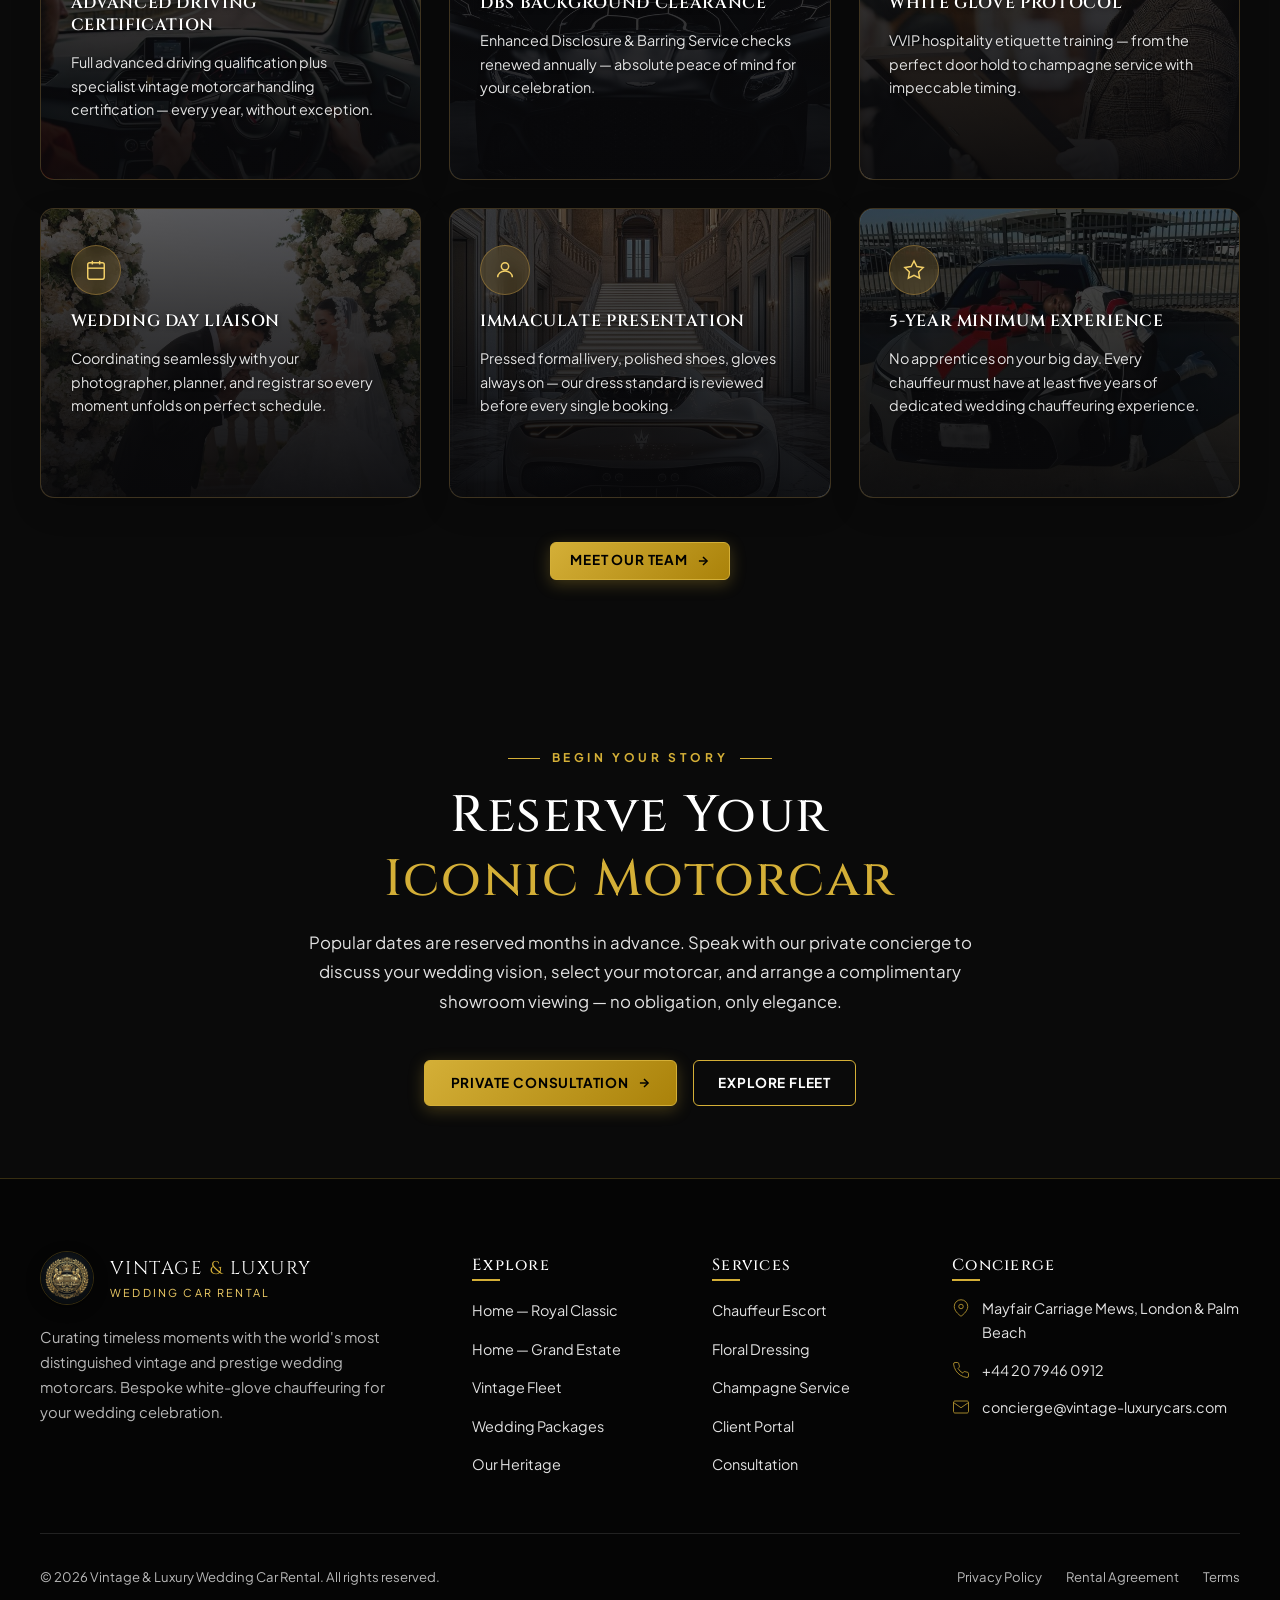
<file: about.html>
<!DOCTYPE html>
<html lang="en" dir="ltr">

<head>
  <meta charset="UTF-8">
  <meta name="viewport" content="width=device-width, initial-scale=1.0">
  <link rel="icon" type="image/png" sizes="32x32" href="assets/images/brand/favicon-32x32.png?v=7.0">
  <link rel="icon" type="image/png" sizes="64x64" href="assets/images/brand/favicon.png?v=7.0">
  <link rel="icon" type="image/png" sizes="1024x1024" href="assets/images/brand/logo.png?v=7.0">
  <link rel="shortcut icon" href="assets/images/brand/favicon.ico?v=7.0">
  <link rel="apple-touch-icon" href="assets/images/brand/apple-touch-icon.png?v=7.0">
  <title>Vintage &amp; Luxury — Wedding Car Rental</title>
  <meta name="description"
    content="Discover the three-decade heritage of Vintage & Luxury Wedding Car Rental. Our story, values, master chauffeurs, and commitment to bespoke white-glove wedding service.">
  <link rel="stylesheet" href="assets/css/style.css?v=3.3">
  <link rel="stylesheet" href="assets/css/responsive.css?v=3.1">
</head>

<body>

  <!-- PAGE LOADER -->
  <div class="page-loader" id="pageLoader" aria-label="Loading">
    <div class="loader-brand-box">
      <img src="assets/images/brand/logo.png" alt="Vintage &amp; Luxury Emblem" class="loader-logo-img">
      <div class="loader-title">Our Heritage</div>
      <div class="loader-bar-wrap">
        <div class="loader-progress"></div>
      </div>
    </div>
  </div>

  <!-- HEADER -->
  <header class="site-header" id="siteHeader">
    <div class="container-custom header-inner">
      <a href="index.html" class="header-brand" aria-label="Vintage &amp; Luxury Wedding Car Rental">
        <div class="brand-logo-wrap">
          <img src="assets/images/brand/logo.png" alt="Brand Emblem" class="brand-logo-img">
        </div>
        <div class="brand-text-block">
          <span class="brand-title">VINTAGE <span>&amp;</span> LUXURY</span>
          <span class="brand-tagline">Wedding Car Rental</span>
        </div>
      </a>

      <nav class="desktop-nav" aria-label="Primary Navigation">
        <ul class="nav-list">
          <li class="nav-item nav-dropdown" id="navDropdownHome">
            <button type="button" class="nav-link" id="homeDropdownBtn" aria-expanded="false" aria-haspopup="true">
              Home
              <svg class="dropdown-arrow-icon" viewBox="0 0 24 24" fill="none">
                <polyline points="6 9 12 15 18 9"></polyline>
              </svg>
            </button>
            <div class="dropdown-menu">
              <a href="index.html" class="dropdown-item">Home 1 — Royal Classic <span
                  class="dropdown-badge">Default</span></a>
              <a href="home-2.html" class="dropdown-item">Home 2 — Grand Estate <span
                  class="dropdown-badge">Modern</span></a>
            </div>
          </li>
          <li class="nav-item"><a href="fleet.html" class="nav-link">Fleet</a></li>
          <li class="nav-item"><a href="services.html" class="nav-link">Services</a></li>
          <li class="nav-item"><a href="about.html" class="nav-link active">About</a></li>
          
          <li class="nav-item"><a href="contact.html" class="nav-link">Contact</a></li>
          <li class="nav-item"><a href="dashboard.html" class="nav-link">Dashboard</a></li>
        </ul>
      </nav>

      <div class="header-actions">
        <button type="button" class="control-pill-btn rtl-toggle-btn" aria-label="Switch Direction">
          <svg class="control-icon" viewBox="0 0 24 24">
            <polyline points="16 3 21 3 21 8"></polyline>
            <line x1="4" y1="20" x2="21" y2="3"></line>
            <polyline points="21 16 21 21 16 21"></polyline>
            <line x1="15" y1="15" x2="21" y2="21"></line>
            <line x1="4" y1="4" x2="9" y2="9"></line>
          </svg>
          <span class="rtl-text">RTL</span>
        </button>
        <button type="button" class="control-pill-btn theme-toggle-btn" aria-label="Switch Theme">
          <span class="theme-icon-wrap">
            <svg class="control-icon" viewBox="0 0 24 24">
              <circle cx="12" cy="12" r="5"></circle>
              <line x1="12" y1="1" x2="12" y2="3"></line>
              <line x1="12" y1="21" x2="12" y2="23"></line>
              <line x1="4.22" y1="4.22" x2="5.64" y2="5.64"></line>
              <line x1="18.36" y1="18.36" x2="19.78" y2="19.78"></line>
              <line x1="1" y1="12" x2="3" y2="12"></line>
              <line x1="21" y1="12" x2="23" y2="12"></line>
              <line x1="4.22" y1="19.78" x2="5.64" y2="18.36"></line>
              <line x1="18.36" y1="5.64" x2="19.78" y2="4.22"></line>
            </svg>
          </span>
          <span class="theme-text">Light</span>
        </button>
        <a href="login.html" class="btn-login-header">
          <svg viewBox="0 0 24 24" stroke-width="2" stroke-linecap="round" stroke-linejoin="round">
            <path d="M20 21v-2a4 4 0 0 0-4-4H8a4 4 0 0 0-4 4v2"/>
            <circle cx="12" cy="7" r="4"/>
          </svg>
          Login
        </a>
        <a href="contact.html" class="btn-gold-primary header-reserve-btn">Reserve</a>
        <button type="button" class="mobile-toggle-btn" id="mobileMenuBtn" aria-label="Open Menu">
          <svg viewBox="0 0 24 24" fill="none" stroke="currentColor" stroke-width="2">
            <line x1="3" y1="6" x2="21" y2="6"></line>
            <line x1="3" y1="12" x2="21" y2="12"></line>
            <line x1="3" y1="18" x2="21" y2="18"></line>
          </svg>
        </button>
      </div>
    </div>
  </header>

  <!-- MOBILE DRAWER -->
  <div class="mobile-drawer-overlay" id="mobileDrawerOverlay"></div>
  <aside class="mobile-drawer" id="mobileDrawer" aria-label="Mobile Navigation">
        <div class="mobile-drawer-header">
      <button type="button" class="mobile-close-btn" id="mobileCloseBtn" aria-label="Close Menu">
        <svg width="20" height="20" viewBox="0 0 24 24" fill="none" stroke="currentColor" stroke-width="2">
          <line x1="18" y1="6" x2="6" y2="18"></line>
          <line x1="6" y1="6" x2="18" y2="18"></line>
        </svg>
      </button>
    </div>
    <ul class="mobile-nav-list">
      <li class="mobile-accordion-item" id="mobileHomeAccordion">
        <button type="button" class="mobile-accordion-btn" id="mobileHomeAccordionBtn" aria-expanded="false">
          <span>Home</span>
          <svg class="dropdown-arrow-icon" viewBox="0 0 24 24" fill="none">
            <polyline points="6 9 12 15 18 9"></polyline>
          </svg>
        </button>
        <div class="mobile-accordion-content">
          <a href="index.html" class="mobile-sub-link">Home 1 — Royal Classic</a>
          <a href="home-2.html" class="mobile-sub-link">Home 2 — Grand Estate</a>
        </div>
      </li>
      <li><a href="fleet.html" class="mobile-nav-link">Fleet</a></li>
      <li><a href="services.html" class="mobile-nav-link">Services</a></li>
      <li><a href="about.html" class="mobile-nav-link active">About</a></li>
      <li><a href="dashboard.html" class="mobile-nav-link">Dashboard</a></li>
      <li><a href="contact.html" class="mobile-nav-link">Contact</a></li>
    </ul>
    <div class="mobile-controls-wrap">
      <div class="mobile-controls-row">
        <button type="button" class="control-pill-btn rtl-toggle-btn control-pill-flex" aria-label="Switch Direction">
          <svg class="control-icon" viewBox="0 0 24 24" width="14" height="14">
            <polyline points="16 3 21 3 21 8"></polyline>
            <line x1="4" y1="20" x2="21" y2="3"></line>
            <polyline points="21 16 21 21 16 21"></polyline>
            <line x1="15" y1="15" x2="21" y2="21"></line>
            <line x1="4" y1="4" x2="9" y2="9"></line>
          </svg>
          <span class="rtl-text">RTL</span>
        </button>
        <button type="button" class="control-pill-btn theme-toggle-btn control-pill-flex" aria-label="Switch Theme">
          <span class="theme-icon-wrap">
            <svg class="control-icon" viewBox="0 0 24 24" width="14" height="14">
              <circle cx="12" cy="12" r="5"></circle>
              <line x1="12" y1="1" x2="12" y2="3"></line>
              <line x1="12" y1="21" x2="12" y2="23"></line>
              <line x1="4.22" y1="4.22" x2="5.64" y2="5.64"></line>
              <line x1="18.36" y1="18.36" x2="19.78" y2="19.78"></line>
              <line x1="1" y1="12" x2="3" y2="12"></line>
              <line x1="21" y1="12" x2="23" y2="12"></line>
              <line x1="4.22" y1="19.78" x2="5.64" y2="18.36"></line>
              <line x1="18.36" y1="5.64" x2="19.78" y2="4.22"></line>
            </svg>
          </span>
          <span class="theme-text">Light</span>
        </button>
      </div>
      <div style="display:flex;flex-direction:column;gap:0.6rem;margin-top:1rem;">
        <a href="contact.html" class="btn-gold-primary mobile-cta-full">Reserve Fleet</a>
        <a href="login.html" class="btn-login-header mobile-cta-full" style="justify-content:center;height:38px;border-radius:6px;">
          <svg viewBox="0 0 24 24" width="16" height="16" stroke="currentColor" fill="none" stroke-width="2" stroke-linecap="round" stroke-linejoin="round">
            <path d="M20 21v-2a4 4 0 0 0-4-4H8a4 4 0 0 0-4 4v2" />
            <circle cx="12" cy="7" r="4" />
          </svg>
          VIP Login
        </a>
      </div>
    </div>
  </aside>

  <main id="mainContent">

    <!-- =====================================================================
         SECTION 1: ABOUT HERO — Full cinematic panorama of classic garage showroom
         ===================================================================== -->
    <section class="about-hero-section" aria-label="About Vintage & Luxury">
      <img src="assets/images/about/heritage-garage-showroom.jpg"
        alt="Grand private showroom displaying a collection of vintage Rolls-Royce and Bentley wedding cars under dramatic lighting"
        class="about-hero-img" loading="eager">
      <div class="about-hero-overlay" aria-hidden="true"></div>
      <div class="about-hero-content">
        <div class="container-custom">
          <span class="section-eyebrow">Est. 1989 &mdash; Our Heritage</span>
          <h1 class="about-hero-heading">
            Guardians of a<br><em>Golden Era</em>
          </h1>
        </div>
      </div>
    </section>

    <!-- =====================================================================
         SECTION 2: HERITAGE STORY — Text left, showroom image right
         ===================================================================== -->
    <section class="about-heritage-section" aria-label="Our Heritage Story">
      <div class="container-custom">
        <div class="about-heritage-grid">
          <div class="about-heritage-text reveal-left">
            <span class="section-eyebrow">Est. 1989</span>
            <h2 class="about-heritage-heading">Three Decades of Royal Automotive Stewardship</h2>
            <div class="gold-divider"></div>
            <p class="about-heritage-body">
              Founded in 1989 by motoring historian and restoration specialist Edmund Hargrove, Vintage &amp; Luxury
              Wedding Car Rental began as a single-motorcar private collection. Edmund's obsessive dedication to
              concours-standard restoration — and his belief that great motorcars deserve to be experienced, not merely
              preserved — gave birth to a company that now serves the most discerning couples across Britain and
              internationally.
            </p>
            <p class="about-heritage-body">
              Each motorcar in our collection is hand-selected after passing a rigorous three-year restoration programme
              overseen by our resident master coachbuilder. Every vehicle is maintained to its original manufacturer.
            </p>

          </div>

          <div class="about-heritage-image-wrap reveal-right">
            <img src="assets/images/hero/p11.jpg"
              alt="Vintage Rolls-Royce with white florals at the gates of a grand estate at golden hour" loading="lazy">
            <div class="about-heritage-image-badge">
              <div class="about-heritage-image-badge-year">1989</div>
              <div class="about-heritage-image-badge-text">Year Founded</div>
            </div>
          </div>
        </div>
      </div>
    </section>

    <!-- =====================================================================
         SECTION 3: VALUES — 2-column icon grid of core brand pillars
         ===================================================================== -->
    <section class="about-values-section" aria-label="Our Values">
      <div class="container-custom">
        <div class="reveal-up">
          <span class="section-eyebrow-line">
            <span class="section-eyebrow" style="margin-bottom:0;">Our Pillars</span>
          </span>
          <h2 class="about-values-heading">What We Stand For</h2>
          <p class="about-values-sub">
            These are not corporate principles. They are the commitments that drive every decision we make, every
            motorcar we restore, and every wedding we serve.
          </p>
        </div>

        <div class="about-values-grid">
          <div class="about-value-item reveal-up">
            <div class="about-value-icon-wrap">
              <svg class="about-value-icon" viewBox="0 0 24 24">
                <path d="M12 22s8-4 8-10V5l-8-3-8 3v7c0 6 8 10 8 10z"></path>
              </svg>
            </div>
            <div>
              <h3 class="about-value-title">Unwavering Integrity</h3>
              <p class="about-value-text">We honour every commitment without exception. If we say we will be there at
                10:00, your chauffeur will be at your door at 9:30 — fully prepared and immaculately presented.</p>
            </div>
          </div>

          <div class="about-value-item reveal-up" style="transition-delay:0.1s;">
            <div class="about-value-icon-wrap">
              <svg class="about-value-icon" viewBox="0 0 24 24">
                <circle cx="12" cy="12" r="10"></circle>
                <path d="M8 14s1.5 2 4 2 4-2 4-2"></path>
                <line x1="9" y1="9" x2="9.01" y2="9"></line>
                <line x1="15" y1="9" x2="15.01" y2="9"></line>
              </svg>
            </div>
            <div>
              <h3 class="about-value-title">Obsessive Craftsmanship</h3>
              <p class="about-value-text">Every seam, every chrome fitting, every floral spray is arranged with the same
                meticulous attention. We do not accept anything short of perfection — and neither should you.</p>
            </div>
          </div>

          <div class="about-value-item reveal-up" style="transition-delay:0.15s;">
            <div class="about-value-icon-wrap">
              <svg class="about-value-icon" viewBox="0 0 24 24">
                <path
                  d="M20.84 4.61a5.5 5.5 0 0 0-7.78 0L12 5.67l-1.06-1.06a5.5 5.5 0 0 0-7.78 7.78l1.06 1.06L12 21.23l7.78-7.78 1.06-1.06a5.5 5.5 0 0 0 0-7.78z">
                </path>
              </svg>
            </div>
            <div>
              <h3 class="about-value-title">Personal Connection</h3>
              <p class="about-value-text">You will always speak to a named member of our team. We invest time in
                understanding your vision before a single wheel turns, building a relationship — not just processing a
                booking.</p>
            </div>
          </div>

          <div class="about-value-item reveal-up" style="transition-delay:0.2s;">
            <div class="about-value-icon-wrap">
              <svg class="about-value-icon" viewBox="0 0 24 24">
                <polygon
                  points="12 2 15.09 8.26 22 9.27 17 14.14 18.18 21.02 12 17.77 5.82 21.02 7 14.14 2 9.27 8.91 8.26 12 2">
                </polygon>
              </svg>
            </div>
            <div>
              <h3 class="about-value-title">Discretion &amp; Privacy</h3>
              <p class="about-value-text">Your wedding day is an intimate celebration. We operate with absolute
                discretion, confidentiality, and professionalism — every team member is bound by our strict client
                privacy protocol.</p>
            </div>
          </div>
        </div>
      </div>
    </section>

    <!-- =====================================================================
         SECTION 4: MASTER CHAUFFEURS — Immersive full-bleed redesign
         ===================================================================== -->
    <section class="chauffeur-section" aria-label="Our Master Chauffeurs">

      <!-- Dark header band -->
      <div class="chauffeur-header-band">
        <div class="container-custom">
          <div class="chauffeur-header-inner reveal-up">
            <span class="section-eyebrow" style="color:var(--gold-light);">The People Behind the Wheel</span>
            <h2 class="chauffeur-headline">Our Master Chauffeurs<br>&amp; Concierge Team</h2>
            <p class="chauffeur-subtitle">
              Not simply drivers — they are trained hospitality professionals who understand
              your comfort, timing, and peace of mind are the only priorities.
            </p>
          </div>
        </div>
      </div>

      <!-- Hero image with floating stat pills -->
      <div class="chauffeur-hero-wrap">
        <img src="assets/images/sections/p12.jpg"
          alt="Chauffeur in black formal livery with white gloves opening rear door of vintage wedding car at manor"
          class="chauffeur-hero-img" loading="lazy">
        <div class="chauffeur-hero-overlay"></div>

        <!-- Stat pills anchored at bottom of image -->
        <div class="chauffeur-stats-row">
          <div class="chauffeur-stat reveal-up" style="transition-delay:0s;">
            <span class="chauffeur-stat-num">90</span>
            <span class="chauffeur-stat-label">Day Induction<br>Programme</span>
          </div>
          <div class="chauffeur-stat reveal-up" style="transition-delay:0.1s;">
            <span class="chauffeur-stat-num">5+</span>
            <span class="chauffeur-stat-label">Years Minimum<br>Wedding Experience</span>
          </div>
          <div class="chauffeur-stat reveal-up" style="transition-delay:0.2s;">
            <span class="chauffeur-stat-num">100%</span>
            <span class="chauffeur-stat-label">DBS Cleared<br>&amp; Annual Renewal</span>
          </div>
          <div class="chauffeur-stat reveal-up" style="transition-delay:0.3s;">
            <span class="chauffeur-stat-num">VVIP</span>
            <span class="chauffeur-stat-label">Hospitality<br>Etiquette Trained</span>
          </div>
        </div>
      </div>

      <!-- Credential cards grid -->
      <div class="chauffeur-cards-band">
        <div class="container-custom">
          <div class="chauffeur-cards-grid">

            <div class="chauffeur-card reveal-up" style="transition-delay:0s;">
              <img src="assets/images/fleet/p13.jpg" alt="Advanced Driving Certification" class="chauffeur-card-bg"
                loading="lazy">
              <div class="chauffeur-card-overlay"></div>
              <div class="chauffeur-card-content">
                <div class="chauffeur-card-icon">
                  <svg viewBox="0 0 24 24" fill="none" stroke="currentColor" stroke-width="1.6">
                    <path d="M12 22s8-4 8-10V5l-8-3-8 3v7c0 6 8 10 8 10z" />
                  </svg>
                </div>
                <h3 class="chauffeur-card-title">Advanced Driving Certification</h3>
                <p class="chauffeur-card-text">Full advanced driving qualification plus specialist vintage motorcar
                  handling certification — every year, without exception.</p>
              </div>
            </div>

            <div class="chauffeur-card reveal-up" style="transition-delay:0.08s;">
              <img src="assets/images/fleet/p14.jpg" alt="DBS Background Clearance" class="chauffeur-card-bg"
                loading="lazy">
              <div class="chauffeur-card-overlay"></div>
              <div class="chauffeur-card-content">
                <div class="chauffeur-card-icon">
                  <svg viewBox="0 0 24 24" fill="none" stroke="currentColor" stroke-width="1.6">
                    <path d="M9 12l2 2 4-4" />
                    <circle cx="12" cy="12" r="10" />
                  </svg>
                </div>
                <h3 class="chauffeur-card-title">DBS Background Clearance</h3>
                <p class="chauffeur-card-text">Enhanced Disclosure &amp; Barring Service checks renewed annually —
                  absolute peace of mind for your celebration.</p>
              </div>
            </div>

            <div class="chauffeur-card reveal-up" style="transition-delay:0.16s;">
              <img src="assets/images/fleet/p15.jpg" alt="White Glove Protocol" class="chauffeur-card-bg"
                loading="lazy">
              <div class="chauffeur-card-overlay"></div>
              <div class="chauffeur-card-content">
                <div class="chauffeur-card-icon">
                  <svg viewBox="0 0 24 24" fill="none" stroke="currentColor" stroke-width="1.6">
                    <path
                      d="M20.84 4.61a5.5 5.5 0 0 0-7.78 0L12 5.67l-1.06-1.06a5.5 5.5 0 0 0-7.78 7.78l1.06 1.06L12 21.23l7.78-7.78 1.06-1.06a5.5 5.5 0 0 0 0-7.78z" />
                  </svg>
                </div>
                <h3 class="chauffeur-card-title">White Glove Protocol</h3>
                <p class="chauffeur-card-text">VVIP hospitality etiquette training — from the perfect door hold to
                  champagne service with impeccable timing.</p>
              </div>
            </div>

            <div class="chauffeur-card reveal-up" style="transition-delay:0.24s;">
              <img src="assets/images/fleet/p16.jpg" alt="Wedding Day Liaison" class="chauffeur-card-bg" loading="lazy">
              <div class="chauffeur-card-overlay"></div>
              <div class="chauffeur-card-content">
                <div class="chauffeur-card-icon">
                  <svg viewBox="0 0 24 24" fill="none" stroke="currentColor" stroke-width="1.6">
                    <rect x="3" y="4" width="18" height="18" rx="2" ry="2" />
                    <line x1="16" y1="2" x2="16" y2="6" />
                    <line x1="8" y1="2" x2="8" y2="6" />
                    <line x1="3" y1="10" x2="21" y2="10" />
                  </svg>
                </div>
                <h3 class="chauffeur-card-title">Wedding Day Liaison</h3>
                <p class="chauffeur-card-text">Coordinating seamlessly with your photographer, planner, and registrar so
                  every moment unfolds on perfect schedule.</p>
              </div>
            </div>

            <div class="chauffeur-card reveal-up" style="transition-delay:0.32s;">
              <img src="assets/images/fleet/p17.jpg" alt="Immaculate Presentation" class="chauffeur-card-bg"
                loading="lazy">
              <div class="chauffeur-card-overlay"></div>
              <div class="chauffeur-card-content">
                <div class="chauffeur-card-icon">
                  <svg viewBox="0 0 24 24" fill="none" stroke="currentColor" stroke-width="1.6">
                    <circle cx="12" cy="8" r="4" />
                    <path d="M4 20c0-4 3.6-7 8-7s8 3 8 7" />
                  </svg>
                </div>
                <h3 class="chauffeur-card-title">Immaculate Presentation</h3>
                <p class="chauffeur-card-text">Pressed formal livery, polished shoes, gloves always on — our dress
                  standard is reviewed before every single booking.</p>
              </div>
            </div>

            <div class="chauffeur-card reveal-up" style="transition-delay:0.40s;">
              <img src="assets/images/fleet/p18.jpg" alt="5-Year Minimum Experience" class="chauffeur-card-bg"
                loading="lazy">
              <div class="chauffeur-card-overlay"></div>
              <div class="chauffeur-card-content">
                <div class="chauffeur-card-icon">
                  <svg viewBox="0 0 24 24" fill="none" stroke="currentColor" stroke-width="1.6">
                    <polygon
                      points="12 2 15.09 8.26 22 9.27 17 14.14 18.18 21.02 12 17.77 5.82 21.02 7 14.14 2 9.27 8.91 8.26 12 2" />
                  </svg>
                </div>
                <h3 class="chauffeur-card-title">5-Year Minimum Experience</h3>
                <p class="chauffeur-card-text">No apprentices on your big day. Every chauffeur must have at least five
                  years of dedicated wedding chauffeuring experience.</p>
              </div>
            </div>

          </div>

          <div class="chauffeur-cta-row reveal-up">
            <a href="login.html" class="btn-gold-primary">
              Meet Our Team
              <svg width="14" height="14" viewBox="0 0 24 24" fill="none" stroke="currentColor" stroke-width="2.5">
                <line x1="5" y1="12" x2="19" y2="12"></line>
                <polyline points="12 5 19 12 12 19"></polyline>
              </svg>
            </a>
          </div>
        </div>
      </div>

    </section>

    <!-- =====================================================================
         SECTION 5: ABOUT CTA — Elegant invitation to reserve
         ===================================================================== -->
    <section class="about-cta-section" aria-label="Begin Your Reservation">
      <div class="container-custom">
        <div class="about-cta-inner reveal-up">
          <span class="section-eyebrow-line">
            <span class="section-eyebrow" style="margin-bottom:0;">Begin Your Story</span>
          </span>
          <h2 class="about-cta-title">
            Reserve Your<br><span class="gold-word">Iconic Motorcar</span>
          </h2>
          <p class="about-cta-text">
            Popular dates are reserved months in advance. Speak with our private concierge to discuss your wedding
            vision, select your motorcar, and arrange a complimentary showroom viewing — no obligation, only elegance.
          </p>
          <div class="cta-banner-actions">
            <a href="contact.html" class="btn-gold-primary hero-cta-btn">
              Private Consultation
              <svg width="14" height="14" viewBox="0 0 24 24" fill="none" stroke="currentColor" stroke-width="2.5">
                <line x1="5" y1="12" x2="19" y2="12"></line>
                <polyline points="12 5 19 12 12 19"></polyline>
              </svg>
            </a>
            <a href="fleet.html" class="btn-outline-gold">Explore Fleet</a>
          </div>
        </div>
      </div>
    </section>

  </main>

  <!-- SCROLL TO TOP -->
  <button type="button" class="scroll-top-btn" id="scrollTopBtn" aria-label="Scroll to top">
    <svg viewBox="0 0 24 24" fill="none" stroke="currentColor">
      <polyline points="18 15 12 9 6 15"></polyline>
    </svg>
  </button>

  <!-- FOOTER -->
  <footer class="site-footer">
    <div class="container-custom">
      <div class="footer-top-grid">
        <div class="footer-brand-col">
          <a href="index.html" class="footer-logo-row" aria-label="Vintage &amp; Luxury Home">
            <img src="assets/images/brand/logo.png" alt="Vintage &amp; Luxury Brand Emblem" class="footer-logo-img">
            <div>
              <div class="footer-brand-title">VINTAGE <span>&amp;</span> LUXURY</div>
              <div class="footer-brand-tagline">Wedding Car Rental</div>
            </div>
          </a>
          <p class="footer-desc">
            Curating timeless moments with the world's most distinguished vintage and prestige wedding motorcars.
            Bespoke white-glove chauffeuring for your wedding celebration.
          </p>
        </div>
        <div>
          <h4 class="footer-col-title">Explore</h4>
          <ul class="footer-links-list">
            <li><a href="index.html">Home — Royal Classic</a></li>
            <li><a href="home-2.html">Home — Grand Estate</a></li>
            <li><a href="fleet.html">Vintage Fleet</a></li>
            <li><a href="services.html">Wedding Packages</a></li>
            <li><a href="about.html">Our Heritage</a></li>
          </ul>
        </div>
        <div>
          <h4 class="footer-col-title">Services</h4>
          <ul class="footer-links-list">
            <li><a href="services.html">Chauffeur Escort</a></li>
            <li><a href="services.html">Floral Dressing</a></li>
            <li><a href="services.html">Champagne Service</a></li>
            <li><a href="dashboard.html">Client Portal</a></li>
            <li><a href="contact.html">Consultation</a></li>
          </ul>
        </div>
        <div>
          <h4 class="footer-col-title">Concierge</h4>
          <div class="footer-contact-info">
            <div class="footer-contact-item">
              <svg class="footer-contact-icon" viewBox="0 0 24 24" fill="none">
                <path d="M21 10c0 7-9 13-9 13s-9-6-9-13a9 9 0 0 1 18 0z"></path>
                <circle cx="12" cy="10" r="3"></circle>
              </svg>
              <span>Mayfair Carriage Mews, London &amp; Palm Beach</span>
            </div>
            <div class="footer-contact-item">
              <svg class="footer-contact-icon" viewBox="0 0 24 24" fill="none">
                <path
                  d="M22 16.92v3a2 2 0 0 1-2.18 2 19.79 19.79 0 0 1-8.63-3.07 19.5 19.5 0 0 1-6-6 19.79 19.79 0 0 1-3.07-8.67A2 2 0 0 1 4.11 2h3a2 2 0 0 1 2 1.72 12.84 12.84 0 0 0 .7 2.81 2 2 0 0 1-.45 2.11L8.09 9.91a16 16 0 0 0 6 6l1.27-1.27a2 2 0 0 1 2.11-.45 12.84 12.84 0 0 0 2.81.7A2 2 0 0 1 22 16.92z">
                </path>
              </svg>
              <span>+44 20 7946 0912</span>
            </div>
            <div class="footer-contact-item">
              <svg class="footer-contact-icon" viewBox="0 0 24 24" fill="none">
                <path d="M4 4h16c1.1 0 2 .9 2 2v12c0 1.1-.9 2-2 2H4c-1.1 0-2-.9-2-2V6c0-1.1.9-2 2-2z"></path>
                <polyline points="22,6 12,13 2,6"></polyline>
              </svg>
              <span>concierge@vintage-luxurycars.com</span>
            </div>
          </div>
        </div>
      </div>
      <div class="footer-bottom">
        <div>&copy; 2026 Vintage &amp; Luxury Wedding Car Rental. All rights reserved.</div>
        <div class="footer-bottom-links">
          <a href="#">Privacy Policy</a>
          <a href="#">Rental Agreement</a>
          <a href="#">Terms</a>
        </div>
      </div>
    </div>
  </footer>

  <script src="assets/js/main.js?v=3.2"></script>
</body>

</html>
</file>
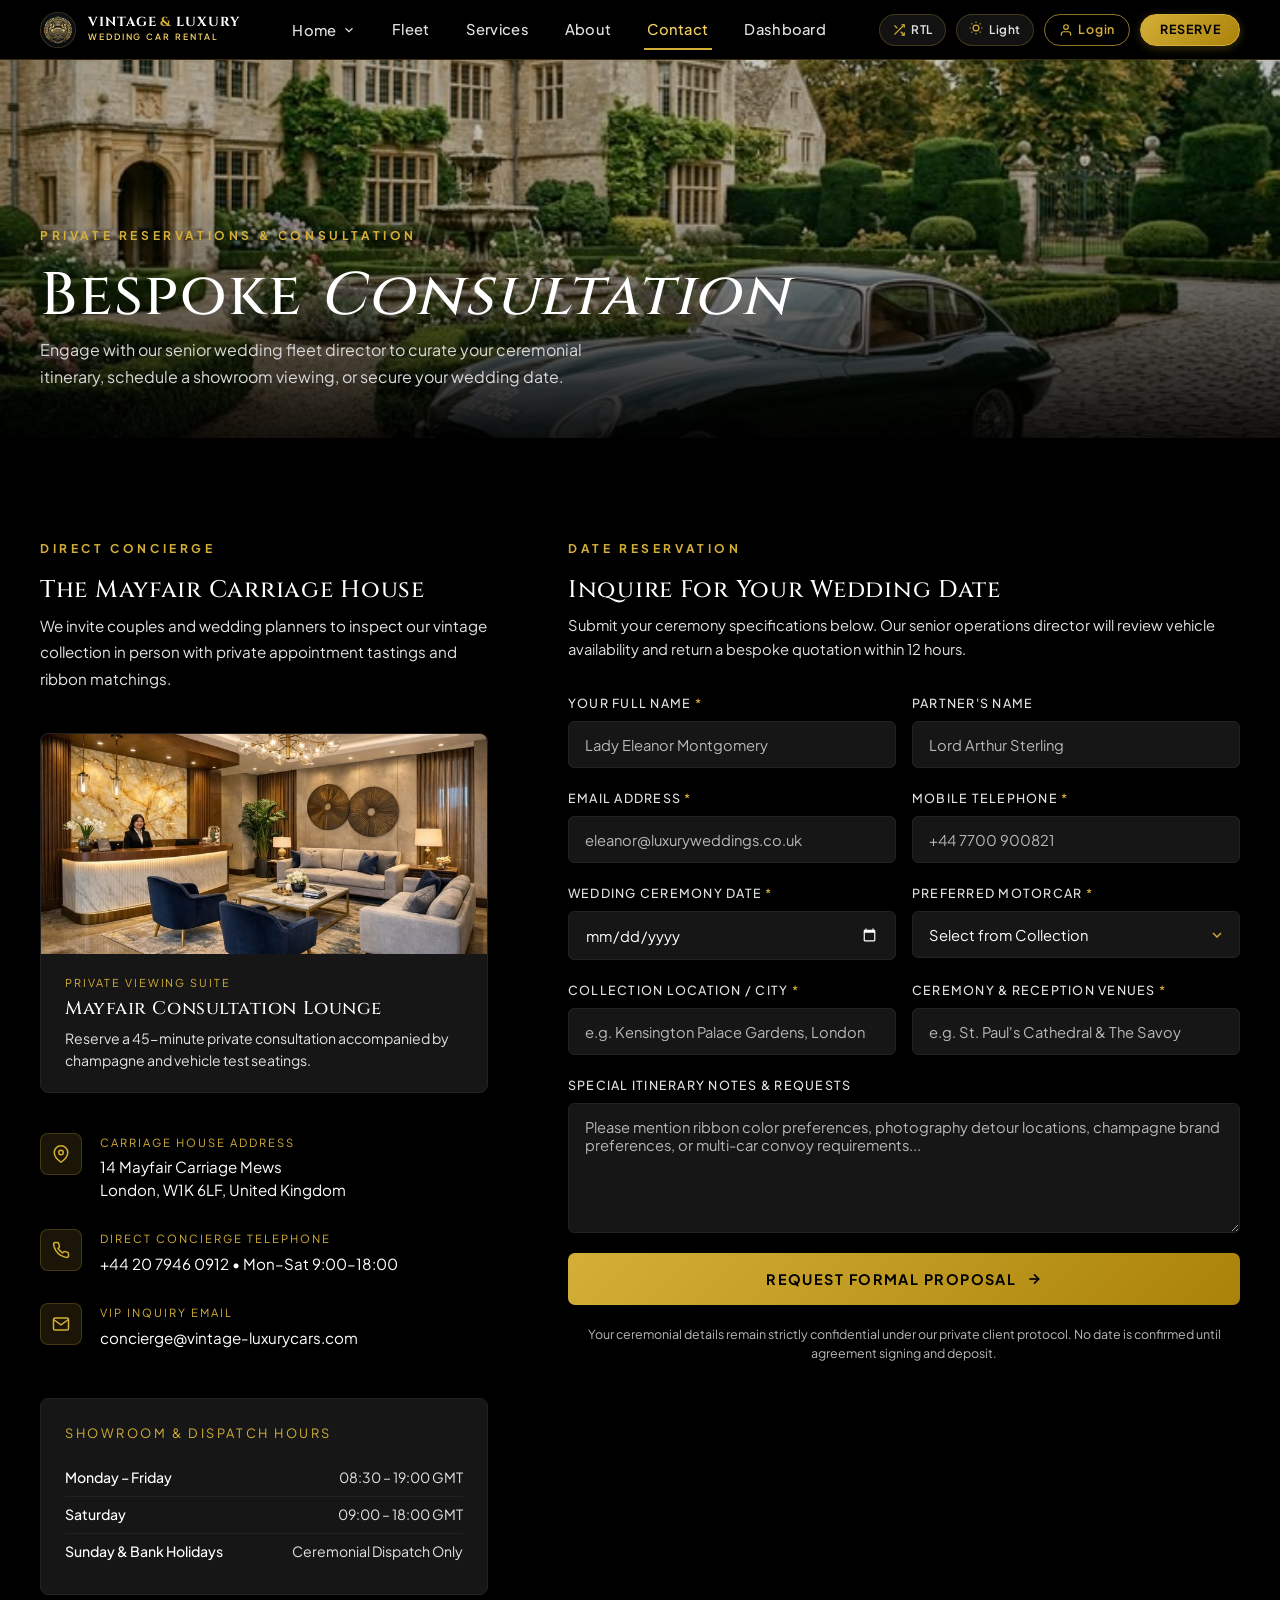
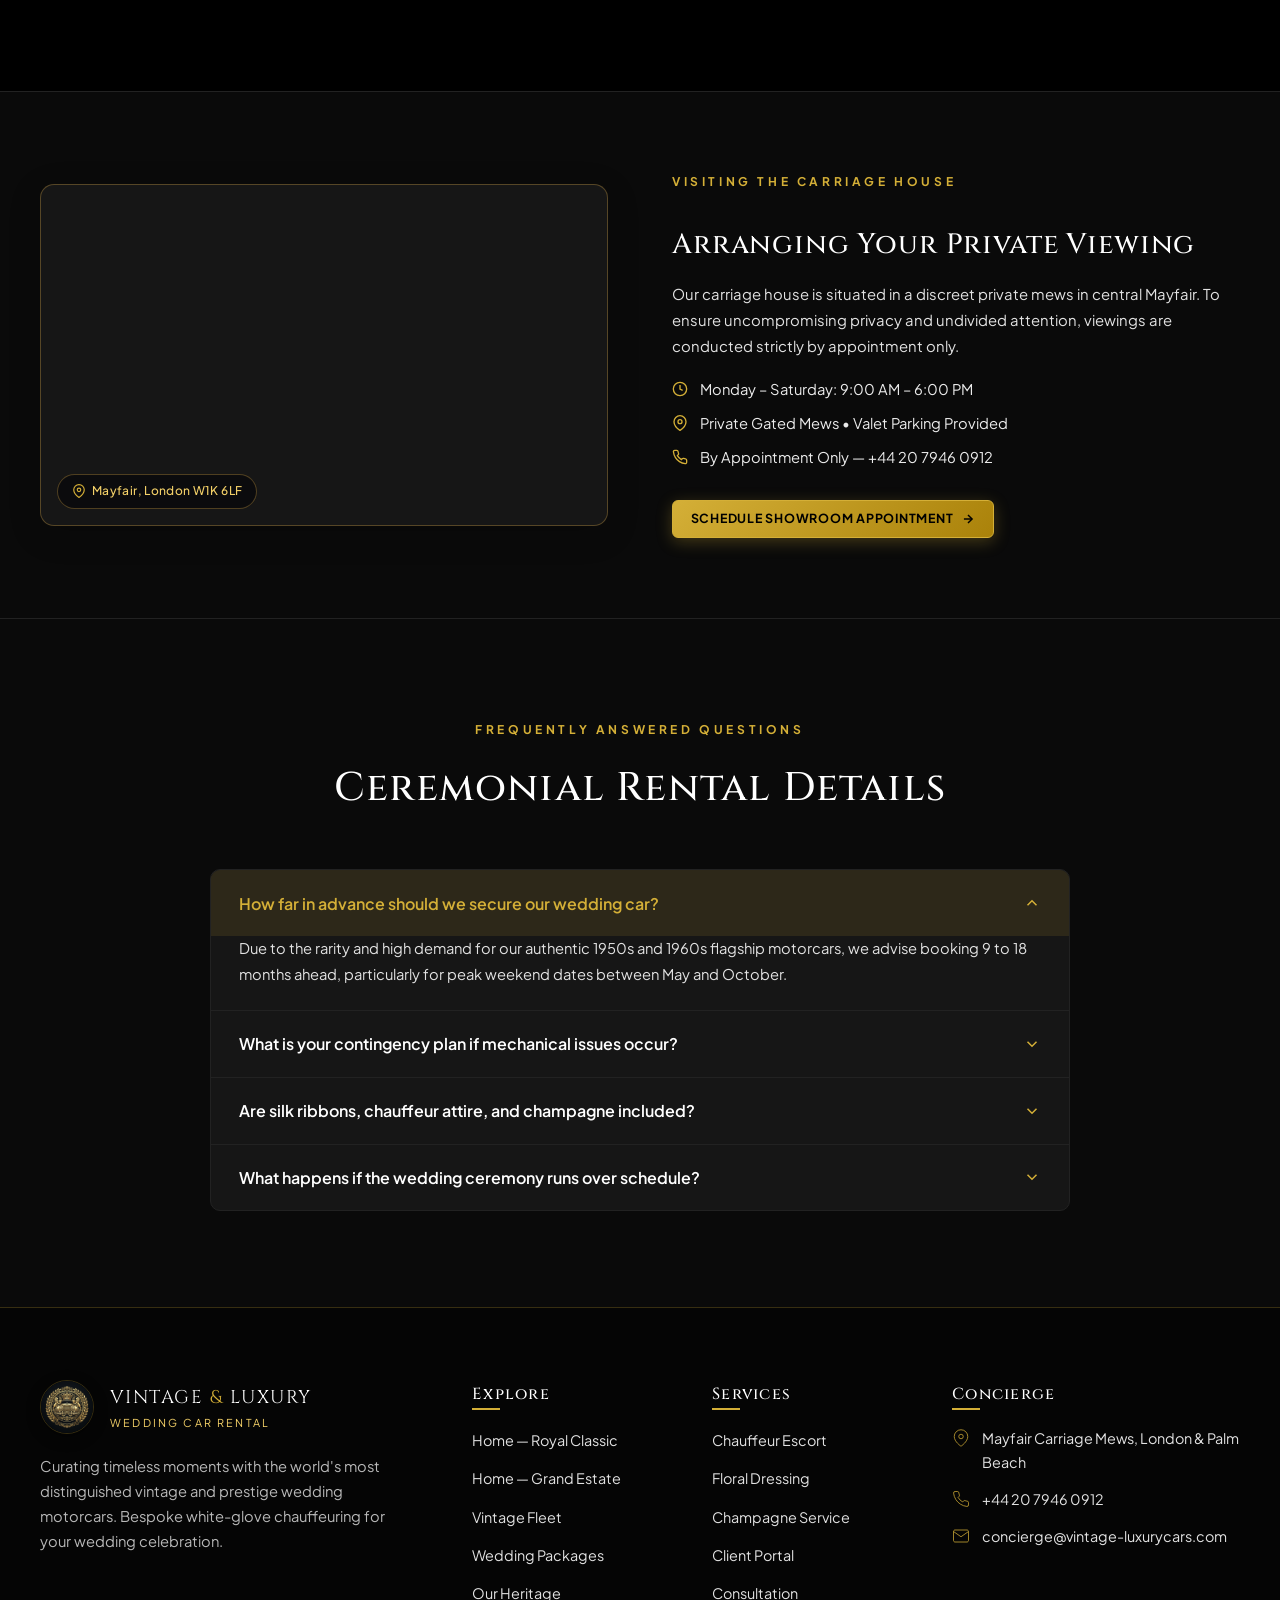
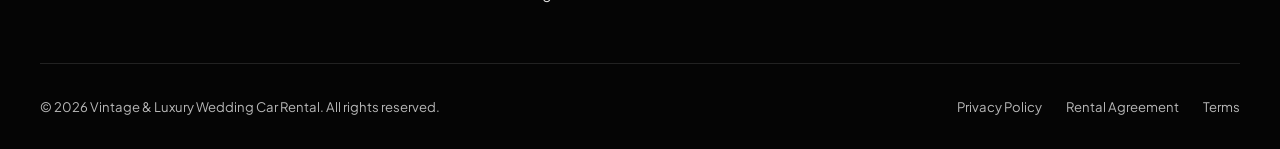
<file: contact.html>
<!DOCTYPE html>
<html lang="en" dir="ltr">

<head>
  <meta charset="UTF-8">
  <meta name="viewport" content="width=device-width, initial-scale=1.0">
  <link rel="icon" type="image/png" sizes="32x32" href="assets/images/brand/favicon-32x32.png?v=7.0">
  <link rel="icon" type="image/png" sizes="64x64" href="assets/images/brand/favicon.png?v=7.0">
  <link rel="icon" type="image/png" sizes="1024x1024" href="assets/images/brand/logo.png?v=7.0">
  <link rel="shortcut icon" href="assets/images/brand/favicon.ico?v=7.0">
  <link rel="apple-touch-icon" href="assets/images/brand/apple-touch-icon.png?v=7.0">
  <title>Vintage &amp; Luxury — Wedding Car Rental</title>
  <meta name="description"
    content="Reserve your ceremonial wedding motorcar or book a private consultation at our Mayfair carriage house showroom. Contact our master fleet director.">
  <link rel="stylesheet" href="assets/css/style.css?v=3.3">
  <link rel="stylesheet" href="assets/css/responsive.css?v=3.1">
</head>

<body>

  <!-- PAGE LOADER -->
  <div class="page-loader" id="pageLoader" aria-label="Loading">
    <div class="loader-brand-box">
      <img src="assets/images/brand/logo.png" alt="Vintage &amp; Luxury Emblem" class="loader-logo-img">
      <div class="loader-title">Concierge &amp; Reservations</div>
      <div class="loader-bar-wrap">
        <div class="loader-progress"></div>
      </div>
    </div>
  </div>

  <!-- HEADER -->
  <header class="site-header" id="siteHeader">
    <div class="container-custom header-inner">
      <a href="index.html" class="header-brand" aria-label="Vintage &amp; Luxury Wedding Car Rental">
        <div class="brand-logo-wrap">
          <img src="assets/images/brand/logo.png" alt="Brand Emblem" class="brand-logo-img">
        </div>
        <div class="brand-text-block">
          <span class="brand-title">VINTAGE <span>&amp;</span> LUXURY</span>
          <span class="brand-tagline">Wedding Car Rental</span>
        </div>
      </a>

      <nav class="desktop-nav" aria-label="Primary Navigation">
        <ul class="nav-list">
          <li class="nav-item nav-dropdown" id="navDropdownHome">
            <button type="button" class="nav-link" id="homeDropdownBtn" aria-expanded="false" aria-haspopup="true">
              Home
              <svg class="dropdown-arrow-icon" viewBox="0 0 24 24" fill="none">
                <polyline points="6 9 12 15 18 9"></polyline>
              </svg>
            </button>
            <div class="dropdown-menu">
              <a href="index.html" class="dropdown-item">Home 1 — Royal Classic <span
                  class="dropdown-badge">Default</span></a>
              <a href="home-2.html" class="dropdown-item">Home 2 — Grand Estate <span
                  class="dropdown-badge">Modern</span></a>
            </div>
          </li>
          <li class="nav-item"><a href="fleet.html" class="nav-link">Fleet</a></li>
          <li class="nav-item"><a href="services.html" class="nav-link">Services</a></li>
          <li class="nav-item"><a href="about.html" class="nav-link">About</a></li>
          
          <li class="nav-item"><a href="contact.html" class="nav-link active">Contact</a></li>
        <li class="nav-item"><a href="dashboard.html" class="nav-link">Dashboard</a></li>
        </ul>
      </nav>

      <div class="header-actions">
        <button type="button" class="control-pill-btn rtl-toggle-btn" aria-label="Switch Direction">
          <svg class="control-icon" viewBox="0 0 24 24">
            <polyline points="16 3 21 3 21 8"></polyline>
            <line x1="4" y1="20" x2="21" y2="3"></line>
            <polyline points="21 16 21 21 16 21"></polyline>
            <line x1="15" y1="15" x2="21" y2="21"></line>
            <line x1="4" y1="4" x2="9" y2="9"></line>
          </svg>
          <span class="rtl-text">RTL</span>
        </button>
        <button type="button" class="control-pill-btn theme-toggle-btn" aria-label="Switch Theme">
          <span class="theme-icon-wrap">
            <svg class="control-icon" viewBox="0 0 24 24">
              <circle cx="12" cy="12" r="5"></circle>
              <line x1="12" y1="1" x2="12" y2="3"></line>
              <line x1="12" y1="21" x2="12" y2="23"></line>
              <line x1="4.22" y1="4.22" x2="5.64" y2="5.64"></line>
              <line x1="18.36" y1="18.36" x2="19.78" y2="19.78"></line>
              <line x1="1" y1="12" x2="3" y2="12"></line>
              <line x1="21" y1="12" x2="23" y2="12"></line>
              <line x1="4.22" y1="19.78" x2="5.64" y2="18.36"></line>
              <line x1="18.36" y1="5.64" x2="19.78" y2="4.22"></line>
            </svg>
          </span>
          <span class="theme-text">Light</span>
        </button>
        <a href="login.html" class="btn-login-header">
          <svg viewBox="0 0 24 24" stroke-width="2" stroke-linecap="round" stroke-linejoin="round">
            <path d="M20 21v-2a4 4 0 0 0-4-4H8a4 4 0 0 0-4 4v2" />
            <circle cx="12" cy="7" r="4" />
          </svg>
          Login
        </a>
        <a href="#bookingInquiryForm" class="btn-gold-primary header-reserve-btn">Reserve</a>
        <button type="button" class="mobile-toggle-btn" id="mobileMenuBtn" aria-label="Open Menu">
          <svg viewBox="0 0 24 24" fill="none" stroke="currentColor" stroke-width="2">
            <line x1="3" y1="6" x2="21" y2="6"></line>
            <line x1="3" y1="12" x2="21" y2="12"></line>
            <line x1="3" y1="18" x2="21" y2="18"></line>
          </svg>
        </button>
      </div>
    </div>
  </header>

  <!-- MOBILE DRAWER -->
  <div class="mobile-drawer-overlay" id="mobileDrawerOverlay"></div>
  <aside class="mobile-drawer" id="mobileDrawer" aria-label="Mobile Navigation">
    <div class="mobile-drawer-header">
      <button type="button" class="mobile-close-btn" id="mobileCloseBtn" aria-label="Close Menu">
        <svg width="20" height="20" viewBox="0 0 24 24" fill="none" stroke="currentColor" stroke-width="2">
          <line x1="18" y1="6" x2="6" y2="18"></line>
          <line x1="6" y1="6" x2="18" y2="18"></line>
        </svg>
      </button>
    </div>
    <ul class="mobile-nav-list">
      <li class="mobile-accordion-item" id="mobileHomeAccordion">
        <button type="button" class="mobile-accordion-btn" id="mobileHomeAccordionBtn" aria-expanded="false">
          <span>Home</span>
          <svg class="dropdown-arrow-icon" viewBox="0 0 24 24" fill="none">
            <polyline points="6 9 12 15 18 9"></polyline>
          </svg>
        </button>
        <div class="mobile-accordion-content">
          <a href="index.html" class="mobile-sub-link">Home 1 — Royal Classic</a>
          <a href="home-2.html" class="mobile-sub-link">Home 2 — Grand Estate</a>
        </div>
      </li>
      <li><a href="fleet.html" class="mobile-nav-link">Fleet</a></li>
      <li><a href="services.html" class="mobile-nav-link">Services</a></li>
      <li><a href="about.html" class="mobile-nav-link">About</a></li>
      <li><a href="dashboard.html" class="mobile-nav-link">Dashboard</a></li>
      <li><a href="contact.html" class="mobile-nav-link active">Contact</a></li>
    </ul>
    <div class="mobile-controls-wrap">
      <div class="mobile-controls-row">
        <button type="button" class="control-pill-btn rtl-toggle-btn control-pill-flex" aria-label="Switch Direction">
          <svg class="control-icon" viewBox="0 0 24 24" width="14" height="14">
            <polyline points="16 3 21 3 21 8"></polyline>
            <line x1="4" y1="20" x2="21" y2="3"></line>
            <polyline points="21 16 21 21 16 21"></polyline>
            <line x1="15" y1="15" x2="21" y2="21"></line>
            <line x1="4" y1="4" x2="9" y2="9"></line>
          </svg>
          <span class="rtl-text">RTL</span>
        </button>
        <button type="button" class="control-pill-btn theme-toggle-btn control-pill-flex" aria-label="Switch Theme">
          <span class="theme-icon-wrap">
            <svg class="control-icon" viewBox="0 0 24 24" width="14" height="14">
              <circle cx="12" cy="12" r="5"></circle>
              <line x1="12" y1="1" x2="12" y2="3"></line>
              <line x1="12" y1="21" x2="12" y2="23"></line>
              <line x1="4.22" y1="4.22" x2="5.64" y2="5.64"></line>
              <line x1="18.36" y1="18.36" x2="19.78" y2="19.78"></line>
              <line x1="1" y1="12" x2="3" y2="12"></line>
              <line x1="21" y1="12" x2="23" y2="12"></line>
              <line x1="4.22" y1="19.78" x2="5.64" y2="18.36"></line>
              <line x1="18.36" y1="5.64" x2="19.78" y2="4.22"></line>
            </svg>
          </span>
          <span class="theme-text">Light</span>
        </button>
      </div>
      <div style="display:flex;flex-direction:column;gap:0.6rem;margin-top:1rem;">
        <a href="#bookingInquiryForm" class="btn-gold-primary mobile-cta-full">Reserve Fleet</a>
        <a href="login.html" class="btn-login-header mobile-cta-full" style="justify-content:center;height:38px;border-radius:6px;">
          <svg viewBox="0 0 24 24" width="16" height="16" stroke="currentColor" fill="none" stroke-width="2" stroke-linecap="round" stroke-linejoin="round">
            <path d="M20 21v-2a4 4 0 0 0-4-4H8a4 4 0 0 0-4 4v2" />
            <circle cx="12" cy="7" r="4" />
          </svg>
          VIP Login
        </a>
      </div>
    </div>
  </aside>

  <main id="mainContent">

    <!-- CONTACT HERO -->
    <section class="contact-hero" aria-label="Contact Concierge Hero">
      <img src="assets/images/contact/p19.jpg" alt="Vintage &amp; Luxury carriage house estate headquarters"
        class="contact-hero-img">
      <div class="contact-hero-overlay"></div>
      <div class="container-custom contact-hero-content">
        <div class="section-eyebrow">Private Reservations &amp; Consultation</div>
        <h1 class="contact-hero-heading font-serif">Bespoke <em>Consultation</em></h1>
        <p class="contact-hero-sub">Engage with our senior wedding fleet director to curate your ceremonial itinerary,
          schedule a showroom viewing, or secure your wedding date.</p>
      </div>
    </section>

    <!-- CONTACT MAIN SECTION -->
    <section class="contact-main-section" aria-label="Concierge and Booking Form">
      <div class="container-custom">
        <div class="contact-main-grid">

          <!-- Left: Concierge Information Column -->
          <div class="contact-info-col reveal-left">
            <div class="section-eyebrow">Direct Concierge</div>
            <h2 class="contact-info-heading font-serif">The Mayfair Carriage House</h2>
            <p class="contact-info-intro">We invite couples and wedding planners to inspect our vintage collection in
              person with private appointment tastings and ribbon matchings.</p>

            <!-- Showroom Photo Card -->
            <div class="contact-showroom-card">
              <img src="assets/images/contact/p20.jpg" alt="Private consultation lounge at Mayfair carriage house"
                class="contact-showroom-img" loading="lazy">
              <div class="contact-showroom-body">
                <div class="contact-showroom-tag">Private Viewing Suite</div>
                <h3 class="contact-showroom-title">Mayfair Consultation Lounge</h3>
                <p class="contact-showroom-sub">Reserve a 45-minute private consultation accompanied by champagne and
                  vehicle test seatings.</p>
              </div>
            </div>

            <!-- Contact Detail List -->
            <div class="contact-detail-list">
              <div class="contact-detail-item">
                <div class="contact-detail-icon-box">
                  <svg class="contact-detail-svg" viewBox="0 0 24 24">
                    <path d="M21 10c0 7-9 13-9 13s-9-6-9-13a9 9 0 0 1 18 0z"></path>
                    <circle cx="12" cy="10" r="3"></circle>
                  </svg>
                </div>
                <div>
                  <div class="contact-detail-label">Carriage House Address</div>
                  <div class="contact-detail-value">14 Mayfair Carriage Mews<br>London, W1K 6LF, United Kingdom</div>
                </div>
              </div>

              <div class="contact-detail-item">
                <div class="contact-detail-icon-box">
                  <svg class="contact-detail-svg" viewBox="0 0 24 24">
                    <path
                      d="M22 16.92v3a2 2 0 0 1-2.18 2 19.79 19.79 0 0 1-8.63-3.07 19.5 19.5 0 0 1-6-6 19.79 19.79 0 0 1-3.07-8.67A2 2 0 0 1 4.11 2h3a2 2 0 0 1 2 1.72 12.84 12.84 0 0 0 .7 2.81 2 2 0 0 1-.45 2.11L8.09 9.91a16 16 0 0 0 6 6l1.27-1.27a2 2 0 0 1 2.11-.45 12.84 12.84 0 0 0 2.81.7A2 2 0 0 1 22 16.92z">
                    </path>
                  </svg>
                </div>
                <div>
                  <div class="contact-detail-label">Direct Concierge Telephone</div>
                  <div class="contact-detail-value">+44 20 7946 0912 &bull; Mon–Sat 9:00–18:00</div>
                </div>
              </div>

              <div class="contact-detail-item">
                <div class="contact-detail-icon-box">
                  <svg class="contact-detail-svg" viewBox="0 0 24 24">
                    <path d="M4 4h16c1.1 0 2 .9 2 2v12c0 1.1-.9 2-2 2H4c-1.1 0-2-.9-2-2V6c0-1.1.9-2 2-2z"></path>
                    <polyline points="22,6 12,13 2,6"></polyline>
                  </svg>
                </div>
                <div>
                  <div class="contact-detail-label">VIP Inquiry Email</div>
                  <div class="contact-detail-value">concierge@vintage-luxurycars.com</div>
                </div>
              </div>
            </div>

            <!-- Operating Hours Box -->
            <div class="contact-hours-box">
              <div class="contact-hours-title">Showroom &amp; Dispatch Hours</div>
              <div class="contact-hours-row">
                <span class="contact-hours-day">Monday &ndash; Friday</span>
                <span>08:30 &ndash; 19:00 GMT</span>
              </div>
              <div class="contact-hours-row">
                <span class="contact-hours-day">Saturday</span>
                <span>09:00 &ndash; 18:00 GMT</span>
              </div>
              <div class="contact-hours-row">
                <span class="contact-hours-day">Sunday &amp; Bank Holidays</span>
                <span>Ceremonial Dispatch Only</span>
              </div>
            </div>

          </div>

          <!-- Right: Interactive Booking Inquiry Form -->
          <div class="contact-form-col reveal-right">
            <div class="section-eyebrow">Date Reservation</div>
            <h2 class="contact-form-title font-serif">Inquire For Your Wedding Date</h2>
            <p class="contact-form-sub">Submit your ceremony specifications below. Our senior operations director will
              review vehicle availability and return a bespoke quotation within 12 hours.</p>

            <form class="contact-form" id="bookingInquiryForm" action="#" method="POST"
              onsubmit="event.preventDefault(); alert('Thank you for your ceremonial inquiry. Our senior fleet concierge will contact you within 12 hours with your bespoke itinerary.');">
              <div class="form-row-2">
                <div class="form-field">
                  <label for="fullName" class="form-label">Your Full Name <span>*</span></label>
                  <input type="text" id="fullName" name="fullName" class="form-input"
                    placeholder="Lady Eleanor Montgomery" required>
                </div>
                <div class="form-field">
                  <label for="partnerName" class="form-label">Partner's Name</label>
                  <input type="text" id="partnerName" name="partnerName" class="form-input"
                    placeholder="Lord Arthur Sterling">
                </div>
              </div>

              <div class="form-row-2">
                <div class="form-field">
                  <label for="emailAddress" class="form-label">Email Address <span>*</span></label>
                  <input type="email" id="emailAddress" name="email" class="form-input"
                    placeholder="eleanor@luxuryweddings.co.uk" required>
                </div>
                <div class="form-field">
                  <label for="phoneContact" class="form-label">Mobile Telephone <span>*</span></label>
                  <input type="tel" id="phoneContact" name="phone" class="form-input" placeholder="+44 7700 900821"
                    required>
                </div>
              </div>

              <div class="form-row-2">
                <div class="form-field">
                  <label for="weddingDate" class="form-label">Wedding Ceremony Date <span>*</span></label>
                  <input type="date" id="weddingDate" name="weddingDate" class="form-input" required>
                </div>
                <div class="form-field">
                  <label for="selectedVehicle" class="form-label">Preferred Motorcar <span>*</span></label>
                  <select id="selectedVehicle" name="vehicle" class="form-select" required>
                    <option value="" disabled selected>Select from Collection</option>
                    <option value="rolls-silver-cloud">1958 Rolls-Royce Silver Cloud I (White)</option>
                    <option value="jaguar-mk2">1965 Jaguar Mk2 3.8 (British Racing Green)</option>
                    <option value="bentley-s3">1962 Bentley S3 Continental Flying Spur</option>
                    <option value="beauford-tourer">1930s Beauford Open Tourer Convertible</option>
                    <option value="mercedes-280se">1969 Mercedes-Benz 280SE Cabriolet</option>
                    <option value="daimler-ds420">1974 Daimler DS420 Royal State Limousine</option>
                    <option value="cadillac-fleetwood">1959 Cadillac Fleetwood Series 60</option>
                    <option value="phantom-viii">2024 Rolls-Royce Phantom VIII</option>
                    <option value="multi-car">Multi-Car Motorcade Package</option>
                  </select>
                </div>
              </div>

              <div class="form-row-2">
                <div class="form-field">
                  <label for="pickupAddress" class="form-label">Collection Location / City <span>*</span></label>
                  <input type="text" id="pickupAddress" name="pickup" class="form-input"
                    placeholder="e.g. Kensington Palace Gardens, London" required>
                </div>
                <div class="form-field">
                  <label for="ceremonyVenue" class="form-label">Ceremony &amp; Reception Venues <span>*</span></label>
                  <input type="text" id="ceremonyVenue" name="venue" class="form-input"
                    placeholder="e.g. St. Paul's Cathedral &amp; The Savoy" required>
                </div>
              </div>

              <div class="form-field">
                <label for="notesMessage" class="form-label">Special Itinerary Notes &amp; Requests</label>
                <textarea id="notesMessage" name="notes" class="form-textarea"
                  placeholder="Please mention ribbon color preferences, photography detour locations, champagne brand preferences, or multi-car convoy requirements..."></textarea>
              </div>

              <button type="submit" class="form-submit-btn">
                <span>Request Formal Proposal</span>
                <svg width="16" height="16" viewBox="0 0 24 24" fill="none" stroke="currentColor" stroke-width="2.5">
                  <line x1="5" y1="12" x2="19" y2="12"></line>
                  <polyline points="12 5 19 12 12 19"></polyline>
                </svg>
              </button>

              <div class="form-privacy-note">
                Your ceremonial details remain strictly confidential under our private client protocol. No date is
                confirmed until agreement signing and deposit.
              </div>
            </form>
          </div>

        </div>
      </div>
    </section>

    <!-- SHOWROOM DIRECTIONS & MAP STRIP -->
    <section class="contact-map-strip" aria-label="Showroom Directions">
      <div class="container-custom">
        <div class="contact-map-inner">

          <!-- Live Google Map embed -->
          <div class="contact-map-frame-wrap reveal-left">
            <iframe class="contact-map-iframe"
              src="https://www.google.com/maps/embed?pb=!1m18!1m12!1m3!1d2483.5280248455226!2d-0.15262492342090988!3d51.50980311010564!2m3!1f0!2f0!3f0!3m2!1i1024!2i768!4f13.1!3m3!1m2!1s0x487605286b08c3c1%3A0x8e9cbbf2fe4fcb34!2sMayfair%2C%20London!5e0!3m2!1sen!2suk!4v1695000000000!5m2!1sen!2suk"
              width="100%" height="340" style="border:0;" allowfullscreen="" loading="lazy"
              referrerpolicy="no-referrer-when-downgrade"
              title="Mayfair Carriage House Location — London W1K 6LF"></iframe>
            <div class="contact-map-badge">
              <svg width="14" height="14" viewBox="0 0 24 24" fill="none" stroke="currentColor" stroke-width="2">
                <path d="M21 10c0 7-9 13-9 13s-9-6-9-13a9 9 0 0 1 18 0z"></path>
                <circle cx="12" cy="10" r="3"></circle>
              </svg>
              Mayfair, London W1K 6LF
            </div>
          </div>

          <div class="contact-directions-plain reveal-right">
            <div class="section-eyebrow">Visiting The Carriage House</div>
            <h2 class="contact-directions-heading font-serif">Arranging Your Private Viewing</h2>
            <p class="contact-directions-text">Our carriage house is situated in a discreet private mews in central
              Mayfair. To ensure uncompromising privacy and undivided attention, viewings are conducted strictly by
              appointment only.</p>

            <ul class="contact-directions-list">
              <li>
                <svg width="16" height="16" viewBox="0 0 24 24" fill="none" stroke="currentColor" stroke-width="2">
                  <circle cx="12" cy="12" r="10" />
                  <path d="M12 6v6l4 2" />
                </svg>
                Monday &ndash; Saturday: 9:00 AM &ndash; 6:00 PM
              </li>
              <li>
                <svg width="16" height="16" viewBox="0 0 24 24" fill="none" stroke="currentColor" stroke-width="2">
                  <path d="M21 10c0 7-9 13-9 13s-9-6-9-13a9 9 0 0 1 18 0z" />
                  <circle cx="12" cy="10" r="3" />
                </svg>
                Private Gated Mews &bull; Valet Parking Provided
              </li>
              <li>
                <svg width="16" height="16" viewBox="0 0 24 24" fill="none" stroke="currentColor" stroke-width="2">
                  <path
                    d="M22 16.92v3a2 2 0 0 1-2.18 2 19.79 19.79 0 0 1-8.63-3.07 19.5 19.5 0 0 1-6-6 19.79 19.79 0 0 1-3.07-8.67A2 2 0 0 1 4.11 2h3a2 2 0 0 1 2 1.72 12.84 12.84 0 0 0 .7 2.81 2 2 0 0 1-.45 2.11L8.09 9.91a16 16 0 0 0 6 6l1.27-1.27a2 2 0 0 1 2.11-.45 12.84 12.84 0 0 0 2.81.7A2 2 0 0 1 22 16.92z" />
                </svg>
                By Appointment Only &mdash; +44 20 7946 0912
              </li>
            </ul>

            <a href="#bookingInquiryForm" class="btn-gold-primary">Schedule Showroom Appointment
              <svg width="14" height="14" viewBox="0 0 24 24" fill="none" stroke="currentColor" stroke-width="2.5">
                <line x1="5" y1="12" x2="19" y2="12" />
                <polyline points="12 5 19 12 12 19" />
              </svg>
            </a>
          </div>
        </div>
      </div>
    </section>

    <!-- FREQUENTLY ASKED QUESTIONS SECTION -->
    <section class="contact-faq-section" aria-label="Frequently Asked Questions">
      <div class="container-custom">
        <div class="contact-faq-header reveal-up">
          <div class="section-eyebrow">Frequently Answered Questions</div>
          <h2 class="contact-faq-title font-serif">Ceremonial Rental Details</h2>
        </div>

        <div class="faq-accordion-list reveal-up">

          <div class="faq-accordion-item">
            <button type="button" class="faq-accordion-trigger" aria-expanded="true">
              <span>How far in advance should we secure our wedding car?</span>
              <svg class="faq-accordion-icon" viewBox="0 0 24 24">
                <polyline points="6 9 12 15 18 9"></polyline>
              </svg>
            </button>
            <div class="faq-accordion-body is-open">
              <div class="faq-accordion-content">
                Due to the rarity and high demand for our authentic 1950s and 1960s flagship motorcars, we advise
                booking 9 to 18 months ahead, particularly for peak weekend dates between May and October.
              </div>
            </div>
          </div>

          <div class="faq-accordion-item">
            <button type="button" class="faq-accordion-trigger" aria-expanded="false">
              <span>What is your contingency plan if mechanical issues occur?</span>
              <svg class="faq-accordion-icon" viewBox="0 0 24 24">
                <polyline points="6 9 12 15 18 9"></polyline>
              </svg>
            </button>
            <div class="faq-accordion-body">
              <div class="faq-accordion-content">
                Every vehicle undergoes thorough pre-flight servicing before dispatch. Furthermore, an equivalent or
                higher-grade backup carriage from our private collection is kept warmed and on standby at all times
                during your rental window.
              </div>
            </div>
          </div>

          <div class="faq-accordion-item">
            <button type="button" class="faq-accordion-trigger" aria-expanded="false">
              <span>Are silk ribbons, chauffeur attire, and champagne included?</span>
              <svg class="faq-accordion-icon" viewBox="0 0 24 24">
                <polyline points="6 9 12 15 18 9"></polyline>
              </svg>
            </button>
            <div class="faq-accordion-body">
              <div class="faq-accordion-content">
                Yes. All our bespoke packages include a fully uniformed master chauffeur, hand-tied satin ribbons in
                your chosen wedding color tone, and a chilled bottle of French champagne with lead crystal flutes for
                the newlyweds.
              </div>
            </div>
          </div>

          <div class="faq-accordion-item">
            <button type="button" class="faq-accordion-trigger" aria-expanded="false">
              <span>What happens if the wedding ceremony runs over schedule?</span>
              <svg class="faq-accordion-icon" viewBox="0 0 24 24">
                <polyline points="6 9 12 15 18 9"></polyline>
              </svg>
            </button>
            <div class="faq-accordion-body">
              <div class="faq-accordion-content">
                Every booking includes a complimentary 45-minute grace buffer. Your chauffeur will never rush you or
                leave. Should unforeseen venue extensions require additional hours, overtime is accommodated seamlessly.
              </div>
            </div>
          </div>

        </div>
      </div>
    </section>

  </main>

  <!-- SCROLL TO TOP -->
  <button type="button" class="scroll-top-btn" id="scrollTopBtn" aria-label="Scroll to top">
    <svg viewBox="0 0 24 24" fill="none" stroke="currentColor">
      <polyline points="18 15 12 9 6 15"></polyline>
    </svg>
  </button>

  <!-- FOOTER -->
  <footer class="site-footer">
    <div class="container-custom">
      <div class="footer-top-grid">
        <div class="footer-brand-col">
          <a href="index.html" class="footer-logo-row" aria-label="Vintage &amp; Luxury Home">
            <img src="assets/images/brand/logo.png" alt="Vintage &amp; Luxury Brand Emblem" class="footer-logo-img">
            <div>
              <div class="footer-brand-title">VINTAGE <span>&amp;</span> LUXURY</div>
              <div class="footer-brand-tagline">Wedding Car Rental</div>
            </div>
          </a>
          <p class="footer-desc">
            Curating timeless moments with the world's most distinguished vintage and prestige wedding motorcars.
            Bespoke white-glove chauffeuring for your wedding celebration.
          </p>
        </div>
        <div>
          <h4 class="footer-col-title">Explore</h4>
          <ul class="footer-links-list">
            <li><a href="index.html">Home — Royal Classic</a></li>
            <li><a href="home-2.html">Home — Grand Estate</a></li>
            <li><a href="fleet.html">Vintage Fleet</a></li>
            <li><a href="services.html">Wedding Packages</a></li>
            <li><a href="about.html">Our Heritage</a></li>
          </ul>
        </div>
        <div>
          <h4 class="footer-col-title">Services</h4>
          <ul class="footer-links-list">
            <li><a href="services.html">Chauffeur Escort</a></li>
            <li><a href="services.html">Floral Dressing</a></li>
            <li><a href="services.html">Champagne Service</a></li>
            <li><a href="dashboard.html">Client Portal</a></li>
            <li><a href="contact.html">Consultation</a></li>
          </ul>
        </div>
        <div>
          <h4 class="footer-col-title">Concierge</h4>
          <div class="footer-contact-info">
            <div class="footer-contact-item">
              <svg class="footer-contact-icon" viewBox="0 0 24 24" fill="none">
                <path d="M21 10c0 7-9 13-9 13s-9-6-9-13a9 9 0 0 1 18 0z"></path>
                <circle cx="12" cy="10" r="3"></circle>
              </svg>
              <span>Mayfair Carriage Mews, London &amp; Palm Beach</span>
            </div>
            <div class="footer-contact-item">
              <svg class="footer-contact-icon" viewBox="0 0 24 24" fill="none">
                <path
                  d="M22 16.92v3a2 2 0 0 1-2.18 2 19.79 19.79 0 0 1-8.63-3.07 19.5 19.5 0 0 1-6-6 19.79 19.79 0 0 1-3.07-8.67A2 2 0 0 1 4.11 2h3a2 2 0 0 1 2 1.72 12.84 12.84 0 0 0 .7 2.81 2 2 0 0 1-.45 2.11L8.09 9.91a16 16 0 0 0 6 6l1.27-1.27a2 2 0 0 1 2.11-.45 12.84 12.84 0 0 0 2.81.7A2 2 0 0 1 22 16.92z">
                </path>
              </svg>
              <span>+44 20 7946 0912</span>
            </div>
            <div class="footer-contact-item">
              <svg class="footer-contact-icon" viewBox="0 0 24 24" fill="none">
                <path d="M4 4h16c1.1 0 2 .9 2 2v12c0 1.1-.9 2-2 2H4c-1.1 0-2-.9-2-2V6c0-1.1.9-2 2-2z"></path>
                <polyline points="22,6 12,13 2,6"></polyline>
              </svg>
              <span>concierge@vintage-luxurycars.com</span>
            </div>
          </div>
        </div>
      </div>
      <div class="footer-bottom">
        <div>&copy; 2026 Vintage &amp; Luxury Wedding Car Rental. All rights reserved.</div>
        <div class="footer-bottom-links">
          <a href="#">Privacy Policy</a>
          <a href="#">Rental Agreement</a>
          <a href="#">Terms</a>
        </div>
      </div>
    </div>
  </footer>

  <script src="assets/js/main.js?v=3.2"></script>
</body>

</html>
</file>
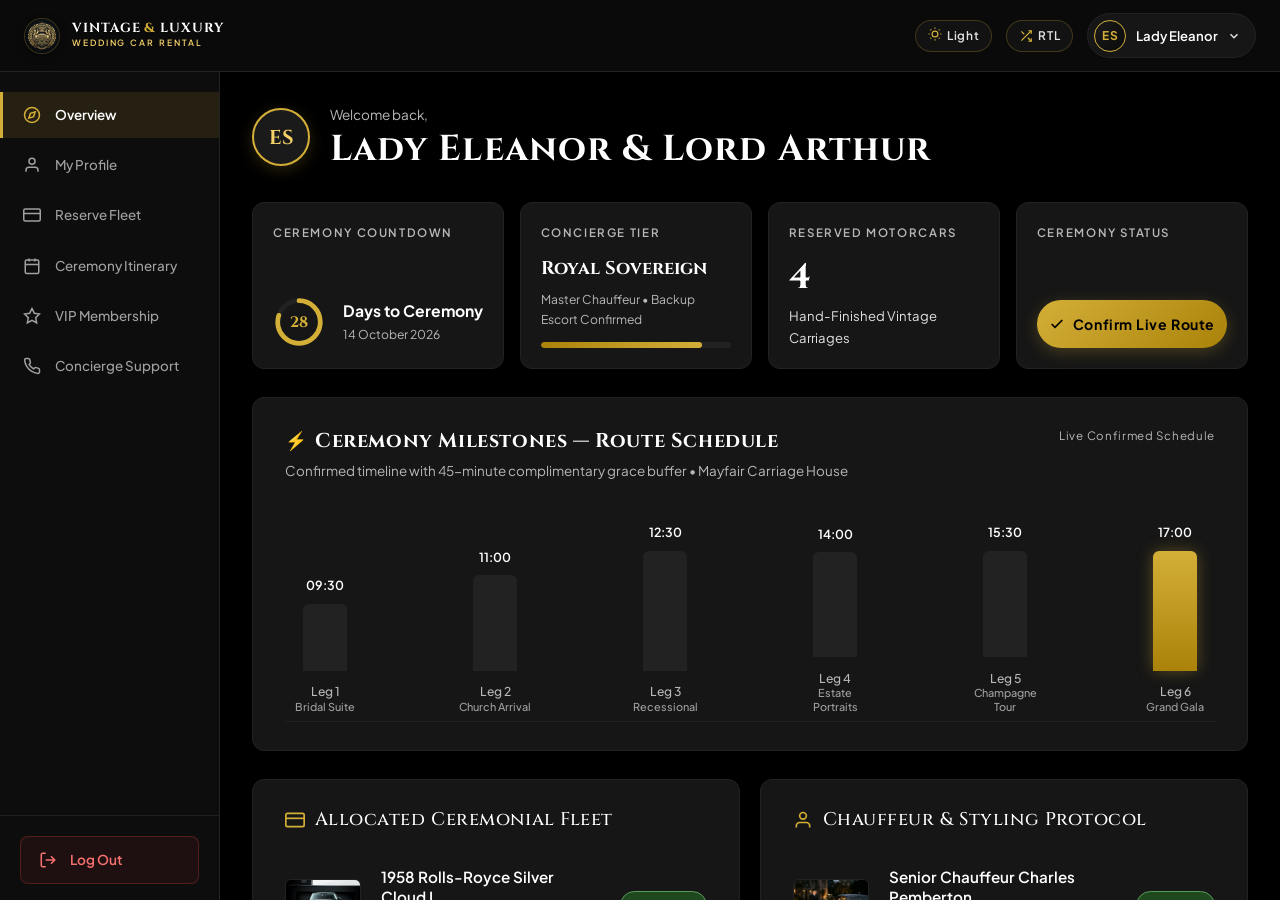
<file: dashboard.html>
<!DOCTYPE html>
<html lang="en" dir="ltr">
<head>
  <meta charset="UTF-8">
  <meta name="viewport" content="width=device-width, initial-scale=1.0">
  <link rel="icon" type="image/png" sizes="32x32" href="assets/images/brand/favicon-32x32.png?v=7.0">
  <link rel="icon" type="image/png" sizes="64x64" href="assets/images/brand/favicon.png?v=7.0">
  <link rel="icon" type="image/png" sizes="1024x1024" href="assets/images/brand/logo.png?v=7.0">
  <link rel="shortcut icon" href="assets/images/brand/favicon.ico?v=7.0">
  <link rel="apple-touch-icon" href="assets/images/brand/apple-touch-icon.png?v=7.0">
  <title>Vintage &amp; Luxury — Wedding Car Rental</title>
  <meta name="description" content="VIP client dashboard for ceremony reservations, live itinerary schedules, chauffeur details, and fleet allocation.">
  <link rel="stylesheet" href="assets/css/style.css?v=3.3">
  <link rel="stylesheet" href="assets/css/responsive.css?v=3.1">
</head>
<body class="db-body">

  <!-- PAGE LOADER -->
  <div class="page-loader" id="pageLoader" aria-label="Loading">
    <div class="loader-brand-box">
      <img src="assets/images/brand/logo.png" alt="Vintage &amp; Luxury Emblem" class="loader-logo-img">
      <div class="loader-title">VIP Client Portal</div>
      <div class="loader-bar-wrap"><div class="loader-progress"></div></div>
    </div>
  </div>

  <!-- 1. TOP HEADER BAR -->
  <header class="db-header">
    <div class="db-header-inner">
      <div class="db-header-left">
        <a href="index.html" class="header-brand" aria-label="Vintage &amp; Luxury Wedding Car Rental">
          <div class="brand-logo-wrap">
            <img src="assets/images/brand/logo.png" alt="Brand Emblem" class="brand-logo-img">
          </div>
          <div class="brand-text-block">
            <span class="brand-title">VINTAGE <span>&amp;</span> LUXURY</span>
            <span class="brand-tagline">Wedding Car Rental</span>
          </div>
        </a>
      </div>

      <div class="db-header-right">
        <!-- Theme Toggle -->
        <button type="button" class="control-pill-btn theme-toggle-btn" aria-label="Switch Theme">
          <span class="theme-icon-wrap">
            <svg class="control-icon" viewBox="0 0 24 24"><circle cx="12" cy="12" r="5"></circle><line x1="12" y1="1" x2="12" y2="3"></line><line x1="12" y1="21" x2="12" y2="23"></line><line x1="4.22" y1="4.22" x2="5.64" y2="5.64"></line><line x1="18.36" y1="18.36" x2="19.78" y2="19.78"></line><line x1="1" y1="12" x2="3" y2="12"></line><line x1="21" y1="12" x2="23" y2="12"></line><line x1="4.22" y1="19.78" x2="5.64" y2="18.36"></line><line x1="18.36" y1="5.64" x2="19.78" y2="4.22"></line></svg>
          </span>
          <span class="theme-text">Light</span>
        </button>

        <!-- RTL Toggle -->
        <button type="button" class="control-pill-btn rtl-toggle-btn" aria-label="Switch Direction">
          <svg class="control-icon" viewBox="0 0 24 24"><polyline points="16 3 21 3 21 8"></polyline><line x1="4" y1="20" x2="21" y2="3"></line><polyline points="21 16 21 21 16 21"></polyline><line x1="15" y1="15" x2="21" y2="21"></line><line x1="4" y1="4" x2="9" y2="9"></line></svg>
          <span class="rtl-text">RTL</span>
        </button>

        <!-- Profile Icon Dropdown with Logout -->
        <div class="db-profile-dropdown-wrap" id="dbProfileDropdownWrap">
          <button type="button" class="db-profile-trigger-btn" id="dbProfileTriggerBtn" aria-expanded="false" aria-haspopup="true" aria-label="VIP Client Profile Menu">
            <div class="db-profile-avatar-sm">ES</div>
            <span class="db-profile-trigger-name">Lady Eleanor</span>
            <svg class="db-profile-arrow" viewBox="0 0 24 24" width="14" height="14" fill="none" stroke="currentColor" stroke-width="2.5">
              <polyline points="6 9 12 15 18 9"></polyline>
            </svg>
          </button>

          <!-- Dropdown Menu -->
          <div class="db-profile-menu" id="dbProfileMenu" role="menu" aria-labelledby="dbProfileTriggerBtn">
            <div class="db-profile-menu-header">
              <div class="db-profile-menu-avatar">ES</div>
              <div class="db-profile-menu-meta">
                <div class="db-profile-menu-name">Lady Eleanor &amp; Lord Arthur</div>
                <div class="db-profile-menu-tier">Royal Sovereign VIP</div>
              </div>
            </div>
            <div class="db-profile-menu-divider"></div>
            <a href="#my-profile" class="db-profile-menu-item" role="menuitem">
              <svg width="15" height="15" viewBox="0 0 24 24" fill="none" stroke="currentColor" stroke-width="2"><path d="M20 21v-2a4 4 0 0 0-4-4H8a4 4 0 0 0-4 4v2"></path><circle cx="12" cy="7" r="4"></circle></svg>
              <span>My Profile</span>
            </a>
            <a href="#overview" class="db-profile-menu-item" role="menuitem">
              <svg width="15" height="15" viewBox="0 0 24 24" fill="none" stroke="currentColor" stroke-width="2"><circle cx="12" cy="12" r="10"></circle><polygon points="16.24 7.76 14.12 14.12 7.76 16.24 9.88 9.88 16.24 7.76"></polygon></svg>
              <span>Dashboard Overview</span>
            </a>
            <a href="#allocated-fleet" class="db-profile-menu-item" role="menuitem">
              <svg width="15" height="15" viewBox="0 0 24 24" fill="none" stroke="currentColor" stroke-width="2"><rect x="1" y="4" width="22" height="16" rx="2" ry="2"></rect><line x1="1" y1="10" x2="23" y2="10"></line></svg>
              <span>Allocated Fleet</span>
            </a>
            <a href="#itinerary" class="db-profile-menu-item" role="menuitem">
              <svg width="15" height="15" viewBox="0 0 24 24" fill="none" stroke="currentColor" stroke-width="2"><rect x="3" y="4" width="18" height="18" rx="2" ry="2"></rect><line x1="16" y1="2" x2="16" y2="6"></line><line x1="8" y1="2" x2="8" y2="6"></line><line x1="3" y1="10" x2="21" y2="10"></line></svg>
              <span>Ceremony Itinerary</span>
            </a>
            <a href="#concierge-protocol" class="db-profile-menu-item" role="menuitem">
              <svg width="15" height="15" viewBox="0 0 24 24" fill="none" stroke="currentColor" stroke-width="2"><path d="M22 16.92v3a2 2 0 0 1-2.18 2 19.79 19.79 0 0 1-8.63-3.07 19.5 19.5 0 0 1-6-6 19.79 19.79 0 0 1-3.07-8.67A2 2 0 0 1 4.11 2h3a2 2 0 0 1 2 1.72 12.84 12.84 0 0 0 .7 2.81 2 2 0 0 1-.45 2.11L8.09 9.91a16 16 0 0 0 6 6l1.27-1.27a2 2 0 0 1 2.11-.45 12.84 12.84 0 0 0 2.81.7A2 2 0 0 1 22 16.92z"/></svg>
              <span>Concierge Protocol</span>
            </a>
            <div class="db-profile-menu-divider"></div>
            <a href="index.html" class="db-profile-menu-item db-profile-menu-logout" id="headerLogoutLink" role="menuitem">
              <svg width="15" height="15" viewBox="0 0 24 24" fill="none" stroke="currentColor" stroke-width="2"><path d="M9 21H5a2 2 0 0 1-2-2V5a2 2 0 0 1 2-2h4"></path><polyline points="16 17 21 12 16 7"></polyline><line x1="21" y1="12" x2="9" y2="12"></line></svg>
              <span>Log Out</span>
            </a>
          </div>
        </div>
      </div>
    </div>
  </header>

  <!-- 2. DASHBOARD BODY (SIDEBAR + MAIN CONTENT) -->
  <div class="db-layout">

    <!-- Left Sidebar -->
    <aside class="db-sidebar" aria-label="Dashboard Navigation">
      <ul class="db-sidebar-nav">
        <li>
          <a href="#overview" class="db-nav-link active">
            <svg class="db-nav-icon" viewBox="0 0 24 24"><circle cx="12" cy="12" r="10"></circle><polygon points="16.24 7.76 14.12 14.12 7.76 16.24 9.88 9.88 16.24 7.76"></polygon></svg>
            <span>Overview</span>
          </a>
        </li>
        <li>
          <a href="#my-profile" class="db-nav-link">
            <svg class="db-nav-icon" viewBox="0 0 24 24"><path d="M20 21v-2a4 4 0 0 0-4-4H8a4 4 0 0 0-4 4v2"></path><circle cx="12" cy="7" r="4"></circle></svg>
            <span>My Profile</span>
          </a>
        </li>
        <li>
          <a href="#allocated-fleet" class="db-nav-link">
            <svg class="db-nav-icon" viewBox="0 0 24 24"><rect x="1" y="4" width="22" height="16" rx="2" ry="2"></rect><line x1="1" y1="10" x2="23" y2="10"></line></svg>
            <span>Reserve Fleet</span>
          </a>
        </li>
        <li>
          <a href="#itinerary" class="db-nav-link">
            <svg class="db-nav-icon" viewBox="0 0 24 24"><rect x="3" y="4" width="18" height="18" rx="2" ry="2"></rect><line x1="16" y1="2" x2="16" y2="6"></line><line x1="8" y1="2" x2="8" y2="6"></line><line x1="3" y1="10" x2="21" y2="10"></line></svg>
            <span>Ceremony Itinerary</span>
          </a>
        </li>
        <li>
          <a href="#tier" class="db-nav-link">
            <svg class="db-nav-icon" viewBox="0 0 24 24"><path d="M12 2l3.09 6.26L22 9.27l-5 4.87 1.18 6.88L12 17.77l-6.18 3.25L7 14.14 2 9.27l6.91-1.01L12 2z"></path></svg>
            <span>VIP Membership</span>
          </a>
        </li>
        <li>
          <a href="#concierge-protocol" class="db-nav-link">
            <svg class="db-nav-icon" viewBox="0 0 24 24"><path d="M22 16.92v3a2 2 0 0 1-2.18 2 19.79 19.79 0 0 1-8.63-3.07 19.5 19.5 0 0 1-6-6 19.79 19.79 0 0 1-3.07-8.67A2 2 0 0 1 4.11 2h3a2 2 0 0 1 2 1.72 12.84 12.84 0 0 0 .7 2.81 2 2 0 0 1-.45 2.11L8.09 9.91a16 16 0 0 0 6 6l1.27-1.27a2 2 0 0 1 2.11-.45 12.84 12.84 0 0 0 2.81.7A2 2 0 0 1 22 16.92z"/></svg>
            <span>Concierge Support</span>
          </a>
        </li>
      </ul>

      <!-- Sidebar Bottom Working Log Out Button -->
      <div class="db-sidebar-bottom">
        <a href="index.html" class="db-sidebar-logout-btn" id="sidebarLogoutBtn" aria-label="Log Out">
          <svg class="db-nav-icon" viewBox="0 0 24 24"><path d="M9 21H5a2 2 0 0 1-2-2V5a2 2 0 0 1 2-2h4"></path><polyline points="16 17 21 12 16 7"></polyline><line x1="21" y1="12" x2="9" y2="12"></line></svg>
          <span>Log Out</span>
        </a>
      </div>
    </aside>

    <!-- Main Dashboard Area -->
    <main class="db-main-area">

      <!-- Welcome Row -->
      <section class="db-welcome-row" id="overview" aria-label="Client Greeting">
        <div class="db-avatar">ES</div>
        <div class="db-welcome-text">
          <div class="db-welcome-greeting">Welcome back,</div>
          <h1 class="db-user-name">Lady Eleanor &amp; Lord Arthur</h1>
        </div>
      </section>

      <!-- 4 Top Metric Cards (Identical to reference architecture) -->
      <section class="db-metric-grid" aria-label="Key Reservation Metrics">

        <!-- Card 1: Wedding Countdown Ring -->
        <article class="db-card">
          <div class="db-card-label">Ceremony Countdown</div>
          <div class="db-card-countdown">
            <div class="db-ring-wrap">
              <svg class="db-ring-svg" viewBox="0 0 44 44">
                <circle class="db-ring-bg" cx="22" cy="22" r="18"></circle>
                <circle class="db-ring-fill" cx="22" cy="22" r="18"></circle>
              </svg>
              <div class="db-ring-center">28</div>
            </div>
            <div class="db-countdown-info">
              <div class="db-countdown-val">Days to Ceremony</div>
              <div class="db-countdown-sub">14 October 2026</div>
            </div>
          </div>
        </article>

        <!-- Card 2: Concierge Tier -->
        <article class="db-card" id="tier">
          <div class="db-card-label">Concierge Tier</div>
          <div class="db-tier-name">Royal Sovereign</div>
          <div class="db-tier-sub">Master Chauffeur &bull; Backup Escort Confirmed</div>
          <div class="db-progress-track">
            <div class="db-progress-bar"></div>
          </div>
        </article>

        <!-- Card 3: Reserved Motorcars -->
        <article class="db-card">
          <div class="db-card-label">Reserved Motorcars</div>
          <div class="db-metric-big-num">4</div>
          <div class="db-metric-sub">Hand-Finished Vintage Carriages</div>
        </article>

        <!-- Card 4: Action Button Card -->
        <article class="db-card">
          <div class="db-card-label">Ceremony Status</div>
          <a href="#itinerary" class="db-action-card-btn">
            <svg width="16" height="16" viewBox="0 0 24 24" fill="none" stroke="currentColor" stroke-width="2.5"><polyline points="20 6 9 17 4 12"></polyline></svg>
            <span>Confirm Live Route</span>
          </a>
        </article>

      </section>

      <!-- Middle Large Chart Card: Ceremony Timeline (Identical to reference architecture) -->
      <section class="db-chart-card" id="itinerary" aria-label="Ceremony Itinerary Milestones">
        <div class="db-chart-header">
          <div>
            <div class="db-chart-title-wrap">
              <span class="db-chart-icon">&#9889;</span>
              <h2 class="db-chart-title">Ceremony Milestones &mdash; Route Schedule</h2>
            </div>
            <div class="db-chart-sub">Confirmed timeline with 45-minute complimentary grace buffer &bull; Mayfair Carriage House</div>
          </div>
          <div class="db-sample-tag">Live Confirmed Schedule</div>
        </div>

        <!-- Bar / Column Visualization -->
        <div class="db-bars-container">

          <!-- Leg 1 -->
          <div class="db-bar-col">
            <div class="db-bar-val">09:30</div>
            <div class="db-bar-fill db-bar-h-35"></div>
            <div class="db-bar-label">Leg 1<br><small>Bridal Suite</small></div>
          </div>

          <!-- Leg 2 -->
          <div class="db-bar-col">
            <div class="db-bar-val">11:00</div>
            <div class="db-bar-fill db-bar-h-50"></div>
            <div class="db-bar-label">Leg 2<br><small>Church Arrival</small></div>
          </div>

          <!-- Leg 3 -->
          <div class="db-bar-col">
            <div class="db-bar-val">12:30</div>
            <div class="db-bar-fill db-bar-h-65"></div>
            <div class="db-bar-label">Leg 3<br><small>Recessional</small></div>
          </div>

          <!-- Leg 4 -->
          <div class="db-bar-col">
            <div class="db-bar-val">14:00</div>
            <div class="db-bar-fill db-bar-h-55"></div>
            <div class="db-bar-label">Leg 4<br><small>Estate Portraits</small></div>
          </div>

          <!-- Leg 5 -->
          <div class="db-bar-col">
            <div class="db-bar-val">15:30</div>
            <div class="db-bar-fill db-bar-h-75"></div>
            <div class="db-bar-label">Leg 5<br><small>Champagne Tour</small></div>
          </div>

          <!-- Leg 6 (Active / Highlighted) -->
          <div class="db-bar-col">
            <div class="db-bar-val">17:00</div>
            <div class="db-bar-fill highlight db-bar-h-95"></div>
            <div class="db-bar-label">Leg 6<br><small>Grand Gala</small></div>
          </div>

        </div>
      </section>

      <!-- Lower Details Grid -->
      <section class="db-lower-grid" aria-label="Fleet and Chauffeur Details">

        <!-- Left Box: Reserved Cars -->
        <div class="db-detail-box" id="allocated-fleet">
          <h3 class="db-detail-title">
            <svg width="20" height="20" viewBox="0 0 24 24" fill="none" stroke="var(--gold-primary)" stroke-width="2"><rect x="1" y="4" width="22" height="16" rx="2" ry="2"></rect><line x1="1" y1="10" x2="23" y2="10"></line></svg>
            <span>Allocated Ceremonial Fleet</span>
          </h3>

          <div class="db-car-item">
            <img src="assets/images/fleet/rolls-silver-cloud-classic.jpg" alt="1958 Rolls-Royce Silver Cloud" class="db-car-thumb">
            <div class="db-car-info">
              <div class="db-car-name">1958 Rolls-Royce Silver Cloud I</div>
              <div class="db-car-meta">Bridal Carriage &bull; English Porcelain White</div>
            </div>
            <span class="db-status-pill">Confirmed</span>
          </div>

          <div class="db-car-item">
            <img src="assets/images/fleet/jaguar-mk2-emerald.jpg" alt="1965 Jaguar Mk2 3.8" class="db-car-thumb">
            <div class="db-car-info">
              <div class="db-car-name">1965 Jaguar Mk2 3.8 Saloon</div>
              <div class="db-car-meta">Groomsmen Escort &bull; British Racing Green</div>
            </div>
            <span class="db-status-pill">Confirmed</span>
          </div>

          <div class="db-car-item">
            <img src="assets/images/fleet/bentley-s3-continental.jpg" alt="1962 Bentley S3 Continental" class="db-car-thumb">
            <div class="db-car-info">
              <div class="db-car-name">1962 Bentley S3 Continental Flying Spur</div>
              <div class="db-car-meta">Bridal Party Escort &bull; Royal Midnight Blue</div>
            </div>
            <span class="db-status-pill">Confirmed</span>
          </div>

          <div class="db-car-item">
            <img src="assets/images/fleet/daimler-royal-limousine.jpg" alt="1974 Daimler DS420 Limousine" class="db-car-thumb">
            <div class="db-car-info">
              <div class="db-car-name">1974 Daimler DS420 Royal State Limousine</div>
              <div class="db-car-meta">Family &amp; VIP Motorcade &bull; Royal Claret &amp; Black</div>
            </div>
            <span class="db-status-pill">Confirmed</span>
          </div>
        </div>

        <!-- Right Box: Assigned Chauffeur & Preferences -->
        <div class="db-detail-box" id="concierge-protocol">
          <h3 class="db-detail-title">
            <svg width="20" height="20" viewBox="0 0 24 24" fill="none" stroke="var(--gold-primary)" stroke-width="2"><path d="M20 21v-2a4 4 0 0 0-4-4H8a4 4 0 0 0-4 4v2"></path><circle cx="12" cy="7" r="4"></circle></svg>
            <span>Chauffeur &amp; Styling Protocol</span>
          </h3>

          <div class="db-car-item">
            <img src="assets/images/sections/chauffeur-white-glove-service.jpg" alt="Master Chauffeur Charles Pemberton" class="db-car-thumb">
            <div class="db-car-info">
              <div class="db-car-name">Senior Chauffeur Charles Pemberton</div>
              <div class="db-car-meta">30 Years Experience &bull; Savile Row Charcoal Uniform &amp; Peaked Cap</div>
            </div>
            <span class="db-status-pill">Assigned</span>
          </div>

          <div class="db-car-item">
            <img src="assets/images/services/champagne-toast-celebration.jpg" alt="Champagne Laurent-Perrier" class="db-car-thumb">
            <div class="db-car-info">
              <div class="db-car-name">Laurent-Perrier Cuvée Rosé &bull; Chilled to 7&deg;C</div>
              <div class="db-car-meta">Italian Ivory Silk Ribbons &bull; Fresh White Gardenia Bonnet Garland</div>
            </div>
            <span class="db-status-pill">Prepped</span>
          </div>

          <!-- Direct VIP Concierge Hotline Card inside Dashboard -->
          <div class="db-concierge-hotline-card">
            <div class="db-concierge-hotline-text">
              <span class="db-concierge-badge">24/7 Dedicated VIP Chauffeur Line</span>
              <strong>Direct Concierge: +44 20 7946 0912</strong>
            </div>
            <a href="tel:+442079460912" class="db-concierge-call-btn">
              <svg width="14" height="14" viewBox="0 0 24 24" fill="none" stroke="currentColor" stroke-width="2.5"><path d="M22 16.92v3a2 2 0 0 1-2.18 2 19.79 19.79 0 0 1-8.63-3.07 19.5 19.5 0 0 1-6-6 19.79 19.79 0 0 1-3.07-8.67A2 2 0 0 1 4.11 2h3a2 2 0 0 1 2 1.72 12.84 12.84 0 0 0 .7 2.81 2 2 0 0 1-.45 2.11L8.09 9.91a16 16 0 0 0 6 6l1.27-1.27a2 2 0 0 1 2.11-.45 12.84 12.84 0 0 0 2.81.7A2 2 0 0 1 22 16.92z"/></svg>
              <span>Call Concierge</span>
            </a>
          </div>
        </div>

      </section>

      <!-- 6. MY PROFILE & CEREMONIAL DOSSIER SECTION -->
      <section class="db-profile-section" id="my-profile" aria-label="VIP Client Profile">
        <div class="db-section-header">
          <div class="db-chart-title-wrap">
            <svg width="22" height="22" viewBox="0 0 24 24" fill="none" stroke="var(--gold-primary)" stroke-width="2">
              <path d="M20 21v-2a4 4 0 0 0-4-4H8a4 4 0 0 0-4 4v2"></path>
              <circle cx="12" cy="7" r="4"></circle>
            </svg>
            <h2 class="db-chart-title">My Ceremonial Profile</h2>
          </div>
          <div class="db-chart-sub">VIP Client Credentials &bull; Bespoke Ceremonial Preferences &bull; Booking Ref: #VL-2026-8891</div>
        </div>

        <div class="db-profile-grid">
          <!-- Profile Left Card: VIP Identity -->
          <div class="db-detail-box db-profile-id-box">
            <div class="db-profile-card-top">
              <div class="db-profile-card-avatar">ES</div>
              <div>
                <h3 class="db-profile-card-name">Lady Eleanor &amp; Lord Arthur</h3>
                <span class="db-profile-badge">Royal Sovereign VIP Client</span>
              </div>
            </div>

            <div class="db-profile-info-list">
              <div class="db-profile-info-item">
                <span class="db-profile-info-label">Client Membership ID</span>
                <strong class="db-profile-info-val">VL-ROYAL-8891</strong>
              </div>
              <div class="db-profile-info-item">
                <span class="db-profile-info-label">Direct Contact Email</span>
                <strong class="db-profile-info-val">eleanor@luxuryweddings.co.uk</strong>
              </div>
              <div class="db-profile-info-item">
                <span class="db-profile-info-label">Concierge Mobile Line</span>
                <strong class="db-profile-info-val">+44 7700 900821</strong>
              </div>
              <div class="db-profile-info-item">
                <span class="db-profile-info-label">Ceremony Date</span>
                <strong class="db-profile-info-val">Wednesday, 14 October 2026</strong>
              </div>
              <div class="db-profile-info-item">
                <span class="db-profile-info-label">Allocated Chauffeur</span>
                <strong class="db-profile-info-val">Master Charles Pemberton (Savile Row Uniform)</strong>
              </div>
            </div>
          </div>

          <!-- Profile Right Card: Editable Preferences & Itinerary Notes -->
          <div class="db-detail-box db-profile-form-box">
            <h3 class="db-detail-title">
              <svg width="18" height="18" viewBox="0 0 24 24" fill="none" stroke="var(--gold-primary)" stroke-width="2">
                <path d="M11 4H4a2 2 0 0 0-2 2v14a2 2 0 0 0 2 2h14a2 2 0 0 0 2-2v-7"></path>
                <path d="M18.5 2.5a2.121 2.121 0 0 1 3 3L12 15l-4 1 1-4 9.5-9.5z"></path>
              </svg>
              <span>Ceremonial Itinerary &amp; Styling Preferences</span>
            </h3>

            <form class="db-profile-form" id="dbProfileForm" onsubmit="event.preventDefault();">
              <div class="db-form-row-2">
                <div class="db-form-group">
                  <label class="db-form-label">Collection Location</label>
                  <input type="text" class="db-form-input" value="Kensington Palace Gardens, London" id="profilePickup">
                </div>
                <div class="db-form-group">
                  <label class="db-form-label">Ceremony &amp; Reception Venues</label>
                  <input type="text" class="db-form-input" value="St. Paul's Cathedral &amp; The Savoy" id="profileVenue">
                </div>
              </div>

              <div class="db-form-row-2">
                <div class="db-form-group">
                  <label class="db-form-label">Champagne Selection</label>
                  <input type="text" class="db-form-input" value="Laurent-Perrier Cuvée Rosé (Chilled to 7°C)" id="profileChampagne">
                </div>
                <div class="db-form-group">
                  <label class="db-form-label">Bonnet Ribbon &amp; Floral Garland</label>
                  <input type="text" class="db-form-input" value="Italian Ivory Silk Ribbons &amp; White Gardenia" id="profileRibbon">
                </div>
              </div>

              <div class="db-form-group">
                <label class="db-form-label">Special Chauffeur Itinerary Instructions</label>
                <textarea class="db-form-textarea" rows="2" id="profileNotes">Detour via St James's Park for private bridal photography. Complimentary ice bucket and crystal flute service confirmed.</textarea>
              </div>

              <div class="db-profile-form-actions">
                <button type="submit" class="btn-gold-primary db-save-profile-btn" id="dbSaveProfileBtn">
                  <svg width="15" height="15" viewBox="0 0 24 24" fill="none" stroke="currentColor" stroke-width="2.5"><polyline points="20 6 9 17 4 12"></polyline></svg>
                  <span>Save Profile Preferences</span>
                </button>
              </div>
            </form>
          </div>
        </div>
      </section>

    </main>

  </div>

  <script src="assets/js/main.js?v=3.2"></script>
  <script>
    // Personalize dashboard if coming from registration or login
    try {
      const storedName = localStorage.getItem('fleet_user_name');
      if (storedName && storedName.trim()) {
        const name = storedName.trim();
        const userNameEl = document.querySelector('.db-user-name');
        const triggerName = document.querySelector('.db-profile-trigger-name');
        const menuName = document.querySelector('.db-profile-menu-name');
        if (userNameEl) userNameEl.textContent = name;
        if (triggerName) triggerName.textContent = name;
        if (menuName) menuName.textContent = name;

        const initials = name.split(/\s+/).map(w => w[0]).filter(Boolean).slice(0, 2).join('').toUpperCase() || 'VIP';
        document.querySelectorAll('.db-avatar, .db-profile-avatar-sm, .db-profile-menu-avatar').forEach(el => {
          el.textContent = initials;
        });
      }
    } catch(err) {}
  </script>
</body>
</html>
</file>
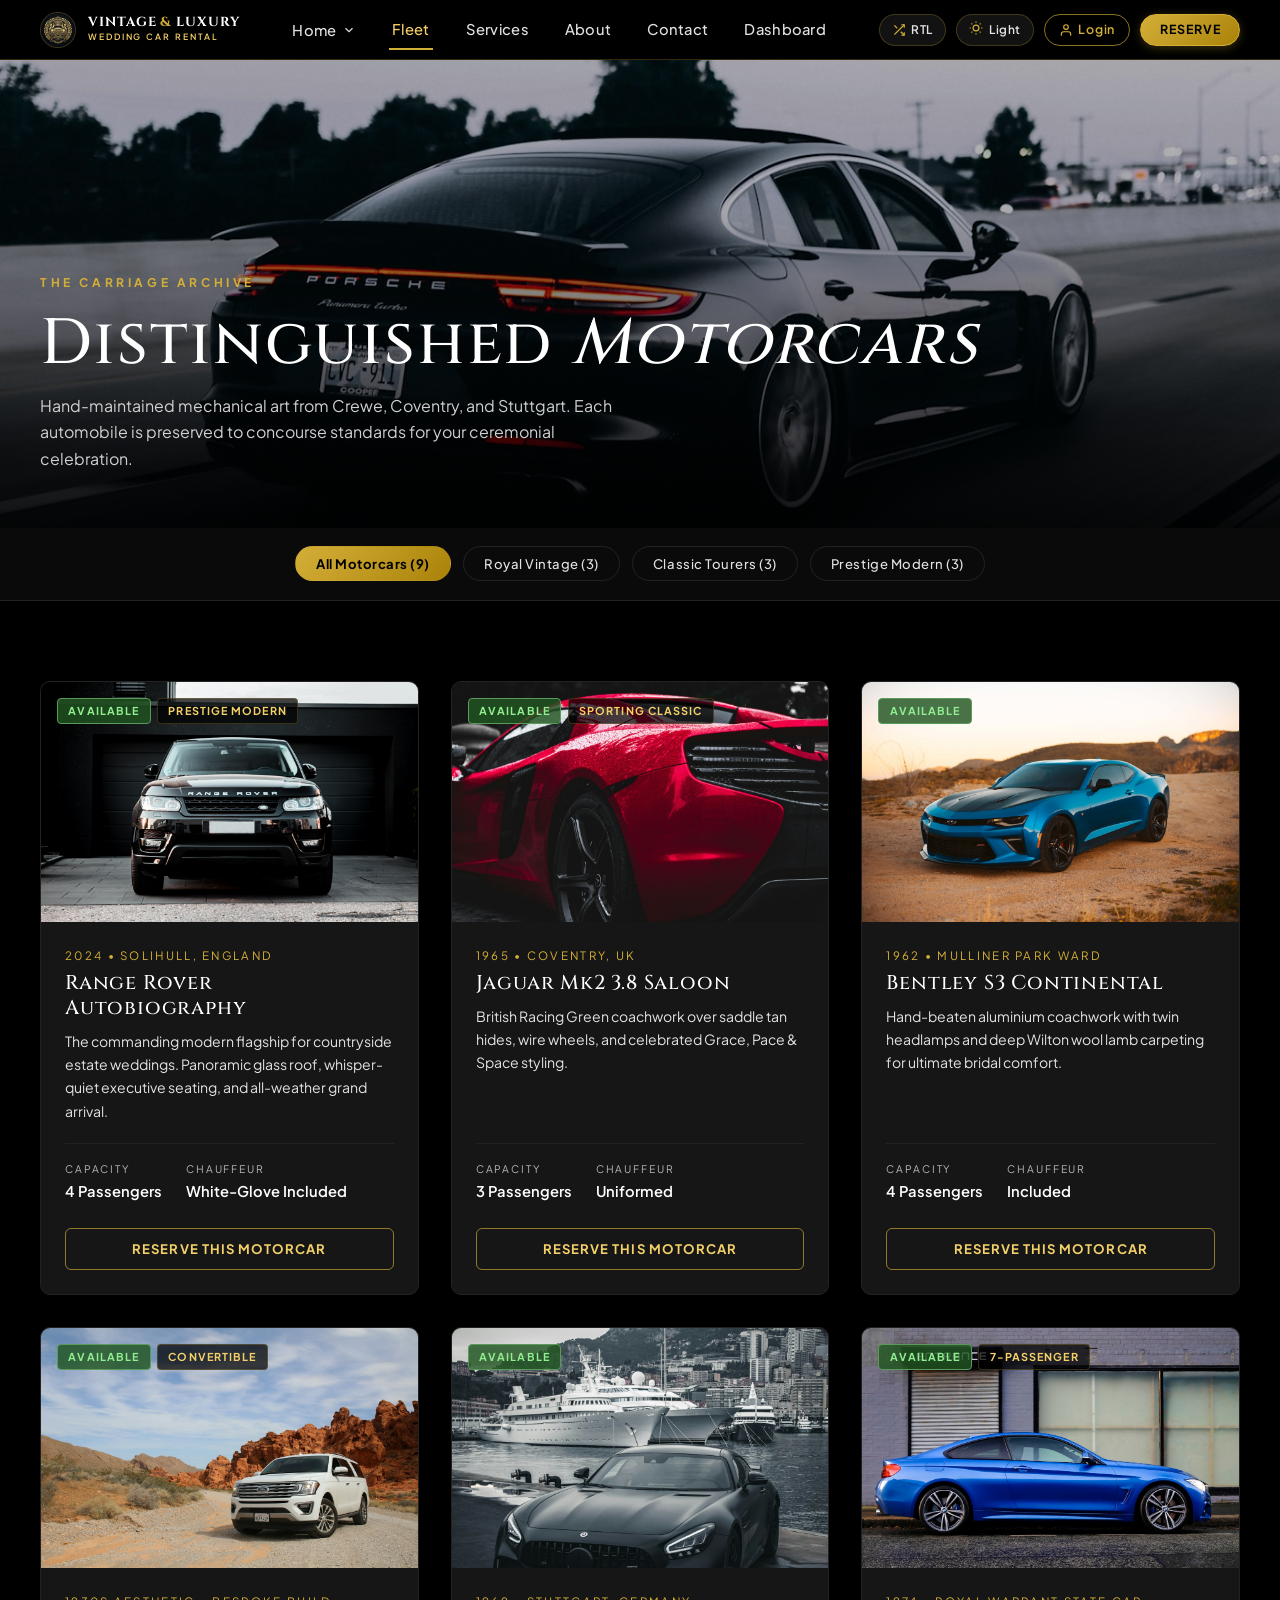
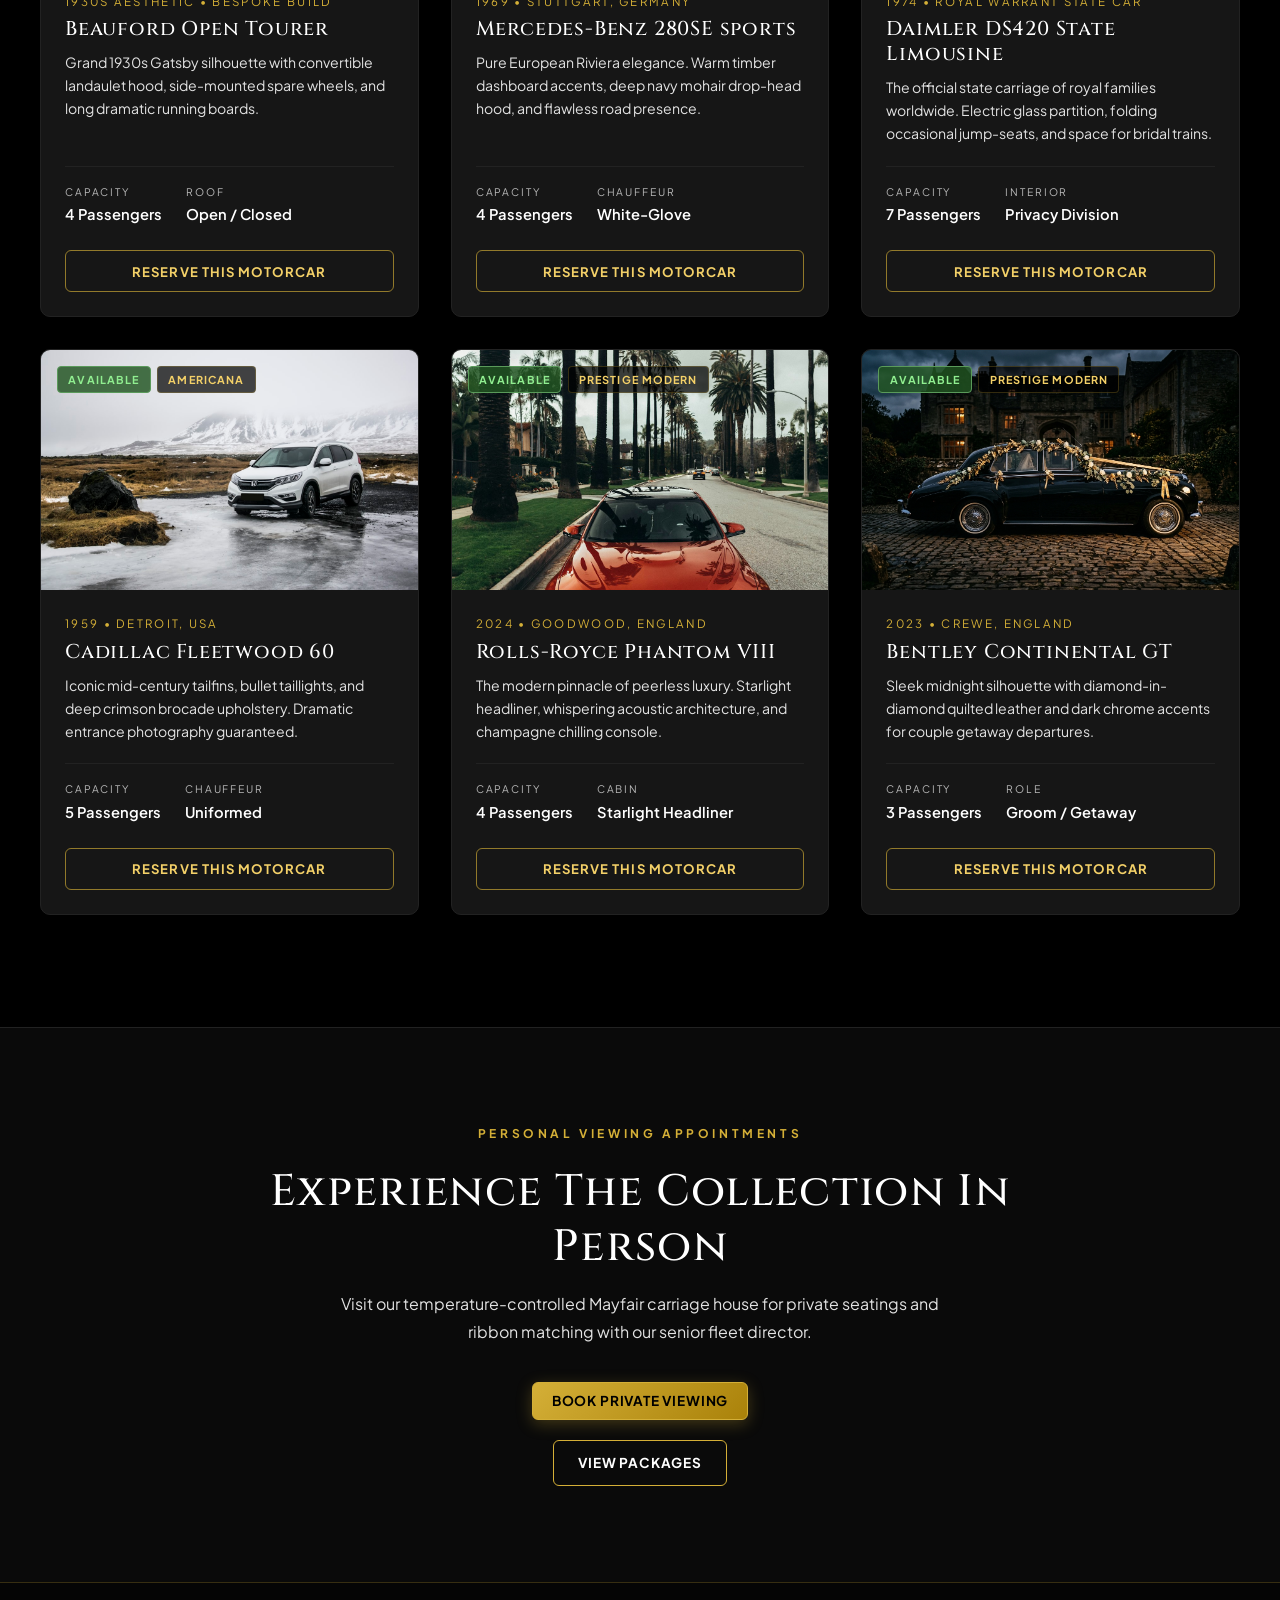
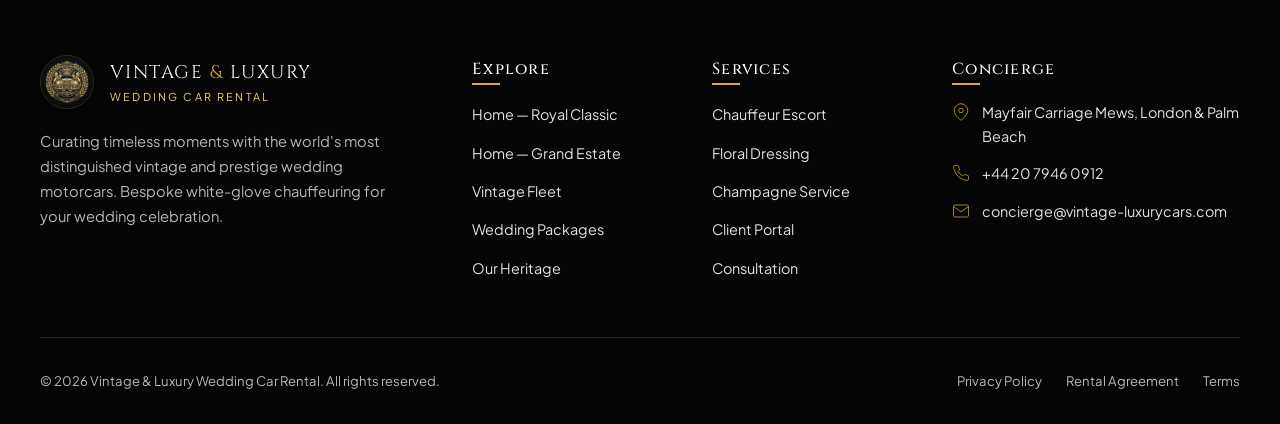
<file: fleet.html>
<!DOCTYPE html>
<html lang="en" dir="ltr">

<head>
  <meta charset="UTF-8">
  <meta name="viewport" content="width=device-width, initial-scale=1.0">
  <link rel="icon" type="image/png" sizes="32x32" href="assets/images/brand/favicon-32x32.png?v=7.0">
  <link rel="icon" type="image/png" sizes="64x64" href="assets/images/brand/favicon.png?v=7.0">
  <link rel="icon" type="image/png" sizes="1024x1024" href="assets/images/brand/logo.png?v=7.0">
  <link rel="shortcut icon" href="assets/images/brand/favicon.ico?v=7.0">
  <link rel="apple-touch-icon" href="assets/images/brand/apple-touch-icon.png?v=7.0">
  <title>Vintage &amp; Luxury — Wedding Car Rental</title>
  <meta name="description"
    content="Explore our distinguished collection of authentic vintage wedding cars, rare coachbuilt classics, and prestige modern motorcars. Fully chauffeured white-glove service.">
  <link rel="stylesheet" href="assets/css/style.css?v=3.3">
  <link rel="stylesheet" href="assets/css/responsive.css?v=3.1">
</head>

<body>

  <!-- PAGE LOADER -->
  <div class="page-loader" id="pageLoader" aria-label="Loading">
    <div class="loader-brand-box">
      <img src="assets/images/brand/logo.png" alt="Vintage &amp; Luxury Emblem" class="loader-logo-img">
      <div class="loader-title">The Fleet Archive</div>
      <div class="loader-bar-wrap">
        <div class="loader-progress"></div>
      </div>
    </div>
  </div>

  <!-- HEADER -->
  <header class="site-header" id="siteHeader">
    <div class="container-custom header-inner">
      <a href="index.html" class="header-brand" aria-label="Vintage &amp; Luxury Wedding Car Rental">
        <div class="brand-logo-wrap">
          <img src="assets/images/brand/logo.png" alt="Brand Emblem" class="brand-logo-img">
        </div>
        <div class="brand-text-block">
          <span class="brand-title">VINTAGE <span>&amp;</span> LUXURY</span>
          <span class="brand-tagline">Wedding Car Rental</span>
        </div>
      </a>

      <nav class="desktop-nav" aria-label="Primary Navigation">
        <ul class="nav-list">
          <li class="nav-item nav-dropdown" id="navDropdownHome">
            <button type="button" class="nav-link" id="homeDropdownBtn" aria-expanded="false" aria-haspopup="true">
              Home
              <svg class="dropdown-arrow-icon" viewBox="0 0 24 24" fill="none">
                <polyline points="6 9 12 15 18 9"></polyline>
              </svg>
            </button>
            <div class="dropdown-menu">
              <a href="index.html" class="dropdown-item">Home 1 — Royal Classic <span
                  class="dropdown-badge">Default</span></a>
              <a href="home-2.html" class="dropdown-item">Home 2 — Grand Estate <span
                  class="dropdown-badge">Modern</span></a>
            </div>
          </li>
          <li class="nav-item"><a href="fleet.html" class="nav-link active">Fleet</a></li>
          <li class="nav-item"><a href="services.html" class="nav-link">Services</a></li>
          <li class="nav-item"><a href="about.html" class="nav-link">About</a></li>

          <li class="nav-item"><a href="contact.html" class="nav-link">Contact</a></li>
          <li class="nav-item"><a href="dashboard.html" class="nav-link">Dashboard</a></li>
        </ul>
      </nav>

      <div class="header-actions">
        <button type="button" class="control-pill-btn rtl-toggle-btn" aria-label="Switch Direction">
          <svg class="control-icon" viewBox="0 0 24 24">
            <polyline points="16 3 21 3 21 8"></polyline>
            <line x1="4" y1="20" x2="21" y2="3"></line>
            <polyline points="21 16 21 21 16 21"></polyline>
            <line x1="15" y1="15" x2="21" y2="21"></line>
            <line x1="4" y1="4" x2="9" y2="9"></line>
          </svg>
          <span class="rtl-text">RTL</span>
        </button>
        <button type="button" class="control-pill-btn theme-toggle-btn" aria-label="Switch Theme">
          <span class="theme-icon-wrap">
            <svg class="control-icon" viewBox="0 0 24 24">
              <circle cx="12" cy="12" r="5"></circle>
              <line x1="12" y1="1" x2="12" y2="3"></line>
              <line x1="12" y1="21" x2="12" y2="23"></line>
              <line x1="4.22" y1="4.22" x2="5.64" y2="5.64"></line>
              <line x1="18.36" y1="18.36" x2="19.78" y2="19.78"></line>
              <line x1="1" y1="12" x2="3" y2="12"></line>
              <line x1="21" y1="12" x2="23" y2="12"></line>
              <line x1="4.22" y1="19.78" x2="5.64" y2="18.36"></line>
              <line x1="18.36" y1="5.64" x2="19.78" y2="4.22"></line>
            </svg>
          </span>
          <span class="theme-text">Light</span>
        </button>
        <a href="login.html" class="btn-login-header">
          <svg viewBox="0 0 24 24" stroke-width="2" stroke-linecap="round" stroke-linejoin="round">
            <path d="M20 21v-2a4 4 0 0 0-4-4H8a4 4 0 0 0-4 4v2" />
            <circle cx="12" cy="7" r="4" />
          </svg>
          Login
        </a>
        <a href="contact.html" class="btn-gold-primary header-reserve-btn">Reserve</a>
        <button type="button" class="mobile-toggle-btn" id="mobileMenuBtn" aria-label="Open Menu">
          <svg viewBox="0 0 24 24" fill="none" stroke="currentColor" stroke-width="2">
            <line x1="3" y1="6" x2="21" y2="6"></line>
            <line x1="3" y1="12" x2="21" y2="12"></line>
            <line x1="3" y1="18" x2="21" y2="18"></line>
          </svg>
        </button>
      </div>
    </div>
  </header>

  <!-- MOBILE DRAWER -->
  <div class="mobile-drawer-overlay" id="mobileDrawerOverlay"></div>
  <aside class="mobile-drawer" id="mobileDrawer" aria-label="Mobile Navigation">
    <div class="mobile-drawer-header">
      <button type="button" class="mobile-close-btn" id="mobileCloseBtn" aria-label="Close Menu">
        <svg width="20" height="20" viewBox="0 0 24 24" fill="none" stroke="currentColor" stroke-width="2">
          <line x1="18" y1="6" x2="6" y2="18"></line>
          <line x1="6" y1="6" x2="18" y2="18"></line>
        </svg>
      </button>
    </div>
    <ul class="mobile-nav-list">
      <li class="mobile-accordion-item" id="mobileHomeAccordion">
        <button type="button" class="mobile-accordion-btn" id="mobileHomeAccordionBtn" aria-expanded="false">
          <span>Home</span>
          <svg class="dropdown-arrow-icon" viewBox="0 0 24 24" fill="none">
            <polyline points="6 9 12 15 18 9"></polyline>
          </svg>
        </button>
        <div class="mobile-accordion-content">
          <a href="index.html" class="mobile-sub-link">Home 1 — Royal Classic</a>
          <a href="home-2.html" class="mobile-sub-link">Home 2 — Grand Estate</a>
        </div>
      </li>
      <li><a href="fleet.html" class="mobile-nav-link active">Fleet</a></li>
      <li><a href="services.html" class="mobile-nav-link">Services</a></li>
      <li><a href="about.html" class="mobile-nav-link">About</a></li>

      <li><a href="contact.html" class="mobile-nav-link">Contact</a></li>
      <li><a href="dashboard.html" class="mobile-nav-link">Dashboard</a></li>

    </ul>
    <div class="mobile-controls-wrap">
      <div class="mobile-controls-row">
        <button type="button" class="control-pill-btn rtl-toggle-btn control-pill-flex" aria-label="Switch Direction">
          <svg class="control-icon" viewBox="0 0 24 24" width="14" height="14">
            <polyline points="16 3 21 3 21 8"></polyline>
            <line x1="4" y1="20" x2="21" y2="3"></line>
            <polyline points="21 16 21 21 16 21"></polyline>
            <line x1="15" y1="15" x2="21" y2="21"></line>
            <line x1="4" y1="4" x2="9" y2="9"></line>
          </svg>
          <span class="rtl-text">RTL</span>
        </button>
        <button type="button" class="control-pill-btn theme-toggle-btn control-pill-flex" aria-label="Switch Theme">
          <span class="theme-icon-wrap">
            <svg class="control-icon" viewBox="0 0 24 24" width="14" height="14">
              <circle cx="12" cy="12" r="5"></circle>
              <line x1="12" y1="1" x2="12" y2="3"></line>
              <line x1="12" y1="21" x2="12" y2="23"></line>
              <line x1="4.22" y1="4.22" x2="5.64" y2="5.64"></line>
              <line x1="18.36" y1="18.36" x2="19.78" y2="19.78"></line>
              <line x1="1" y1="12" x2="3" y2="12"></line>
              <line x1="21" y1="12" x2="23" y2="12"></line>
              <line x1="4.22" y1="19.78" x2="5.64" y2="18.36"></line>
              <line x1="18.36" y1="5.64" x2="19.78" y2="4.22"></line>
            </svg>
          </span>
          <span class="theme-text">Light</span>
        </button>
      </div>
      <div style="display:flex;flex-direction:column;gap:0.6rem;margin-top:1rem;">
        <a href="contact.html" class="btn-gold-primary mobile-cta-full">Reserve Fleet</a>
        <a href="login.html" class="btn-login-header mobile-cta-full" style="justify-content:center;height:38px;border-radius:6px;">
          <svg viewBox="0 0 24 24" width="16" height="16" stroke="currentColor" fill="none" stroke-width="2" stroke-linecap="round" stroke-linejoin="round">
            <path d="M20 21v-2a4 4 0 0 0-4-4H8a4 4 0 0 0-4 4v2" />
            <circle cx="12" cy="7" r="4" />
          </svg>
          VIP Login
        </a>
      </div>
    </div>
  </aside>

  <main id="mainContent">

    <!-- FLEET HERO BAR -->
    <section class="fleet-hero-bar" aria-label="Fleet Archive Hero">
      <img src="assets/images/fleet/fleet-hero-estate.jpg" alt="Vintage luxury motorcar on private country estate"
        class="fleet-hero-bar-img">
      <div class="fleet-hero-bar-overlay"></div>
      <div class="container-custom fleet-hero-bar-content">
        <div class="section-eyebrow">The Carriage Archive</div>
        <h1 class="fleet-hero-bar-heading font-serif">Distinguished <em>Motorcars</em></h1>
        <p class="fleet-hero-bar-sub">Hand-maintained mechanical art from Crewe, Coventry, and Stuttgart. Each
          automobile is preserved to concourse standards for your ceremonial celebration.</p>
      </div>
    </section>

    <!-- FLEET FILTER BAR -->
    <nav class="fleet-filter-bar" aria-label="Filter fleet collection">
      <div class="container-custom fleet-filter-inner">
        <button type="button" class="fleet-filter-btn active" data-filter="all">All Motorcars (9)</button>
        <button type="button" class="fleet-filter-btn" data-filter="vintage">Royal Vintage (3)</button>
        <button type="button" class="fleet-filter-btn" data-filter="tourer">Classic Tourers (3)</button>
        <button type="button" class="fleet-filter-btn" data-filter="modern">Prestige Modern (3)</button>
      </div>
    </nav>

    <!-- FLEET GRID -->
    <section class="fleet-grid-section" aria-label="Vehicle Catalog">
      <div class="container-custom">
        <div class="fleet-grid">

          <!-- 1. Range Rover Autobiography -->
          <article class="fleet-vehicle-card reveal-up" data-category="modern">
            <div class="fleet-vehicle-img-wrap">
              <img src="assets/images/fleet/rolls-silver-cloud-classic.jpg"
                alt="2024 Range Rover Autobiography Luxury Wedding SUV" class="fleet-vehicle-img" loading="lazy">
              <div class="fleet-vehicle-badge-wrap">
                <span class="fleet-vehicle-badge fleet-vehicle-badge--available">Available</span>
                <span class="fleet-vehicle-badge">Prestige Modern</span>
              </div>
            </div>
            <div class="fleet-vehicle-body">
              <div class="fleet-vehicle-year">2024 &bull; Solihull, England</div>
              <h3 class="fleet-vehicle-name">Range Rover Autobiography</h3>
              <p class="fleet-vehicle-desc">The commanding modern flagship for countryside estate weddings. Panoramic
                glass roof, whisper-quiet executive seating, and all-weather grand arrival.</p>
              <div class="fleet-vehicle-specs-row">
                <div class="fleet-spec-pair"><span class="fleet-spec-key">Capacity</span><span class="fleet-spec-val">4
                    Passengers</span></div>
                <div class="fleet-spec-pair"><span class="fleet-spec-key">Chauffeur</span><span
                    class="fleet-spec-val">White-Glove Included</span></div>
              </div>
              <a href="login.html?vehicle=range-rover" class="fleet-vehicle-cta">Reserve This Motorcar</a>
            </div>
          </article>

          <!-- 2. Jaguar Mk2 -->
          <article class="fleet-vehicle-card reveal-up" data-category="tourer">
            <div class="fleet-vehicle-img-wrap">
              <img src="assets/images/fleet/jaguar-mk2-emerald.jpg" alt="1965 Jaguar Mk2 3.8 in British Racing Green"
                class="fleet-vehicle-img" loading="lazy">
              <div class="fleet-vehicle-badge-wrap">
                <span class="fleet-vehicle-badge fleet-vehicle-badge--available">Available</span>
                <span class="fleet-vehicle-badge">Sporting Classic</span>
              </div>
            </div>
            <div class="fleet-vehicle-body">
              <div class="fleet-vehicle-year">1965 &bull; Coventry, UK</div>
              <h3 class="fleet-vehicle-name">Jaguar Mk2 3.8 Saloon</h3>
              <p class="fleet-vehicle-desc">British Racing Green coachwork over saddle tan hides, wire wheels, and
                celebrated Grace, Pace &amp; Space styling.</p>
              <div class="fleet-vehicle-specs-row">
                <div class="fleet-spec-pair"><span class="fleet-spec-key">Capacity</span><span class="fleet-spec-val">3
                    Passengers</span></div>
                <div class="fleet-spec-pair"><span class="fleet-spec-key">Chauffeur</span><span
                    class="fleet-spec-val">Uniformed</span></div>
              </div>
              <a href="login.html?vehicle=jaguar-mk2" class="fleet-vehicle-cta">Reserve This Motorcar</a>
            </div>
          </article>

          <!-- 3. Bentley S3 Continental -->
          <article class="fleet-vehicle-card reveal-up" data-category="vintage">
            <div class="fleet-vehicle-img-wrap">
              <img src="assets/images/fleet/bentley-s3-continental.jpg" alt="1962 Bentley S3 Continental Flying Spur"
                class="fleet-vehicle-img" loading="lazy">
              <div class="fleet-vehicle-badge-wrap">
                <span class="fleet-vehicle-badge fleet-vehicle-badge--available">Available</span>
              </div>
            </div>
            <div class="fleet-vehicle-body">
              <div class="fleet-vehicle-year">1962 &bull; Mulliner Park Ward</div>
              <h3 class="fleet-vehicle-name">Bentley S3 Continental</h3>
              <p class="fleet-vehicle-desc">Hand-beaten aluminium coachwork with twin headlamps and deep Wilton wool
                lamb carpeting for ultimate bridal comfort.</p>
              <div class="fleet-vehicle-specs-row">
                <div class="fleet-spec-pair"><span class="fleet-spec-key">Capacity</span><span class="fleet-spec-val">4
                    Passengers</span></div>
                <div class="fleet-spec-pair"><span class="fleet-spec-key">Chauffeur</span><span
                    class="fleet-spec-val">Included</span></div>
              </div>
              <a href="login.html?vehicle=bentley-s3" class="fleet-vehicle-cta">Reserve This Motorcar</a>
            </div>
          </article>

          <!-- 4. Beauford Open Tourer -->
          <article class="fleet-vehicle-card reveal-up" data-category="tourer">
            <div class="fleet-vehicle-img-wrap">
              <img src="assets/images/fleet/beauford-open-tourer.jpg"
                alt="Beauford Open Tourer 1930s Grand Style Convertible" class="fleet-vehicle-img" loading="lazy">
              <div class="fleet-vehicle-badge-wrap">
                <span class="fleet-vehicle-badge fleet-vehicle-badge--available">Available</span>
                <span class="fleet-vehicle-badge">Convertible</span>
              </div>
            </div>
            <div class="fleet-vehicle-body">
              <div class="fleet-vehicle-year">1930s Aesthetic &bull; Bespoke Build</div>
              <h3 class="fleet-vehicle-name">Beauford Open Tourer</h3>
              <p class="fleet-vehicle-desc">Grand 1930s Gatsby silhouette with convertible landaulet hood, side-mounted
                spare wheels, and long dramatic running boards.</p>
              <div class="fleet-vehicle-specs-row">
                <div class="fleet-spec-pair"><span class="fleet-spec-key">Capacity</span><span class="fleet-spec-val">4
                    Passengers</span></div>
                <div class="fleet-spec-pair"><span class="fleet-spec-key">Roof</span><span class="fleet-spec-val">Open /
                    Closed</span></div>
              </div>
              <a href="login.html?vehicle=beauford-tourer" class="fleet-vehicle-cta">Reserve This Motorcar</a>
            </div>
          </article>

          <!-- 5. Mercedes-Benz 280SE -->
          <article class="fleet-vehicle-card reveal-up" data-category="tourer">
            <div class="fleet-vehicle-img-wrap">
              <img src="assets/images/fleet/mercedes-280se-cabriolet.jpg"
                alt="1969 Mercedes-Benz 280SE Cabriolet in Silver Metallic" class="fleet-vehicle-img" loading="lazy">
              <div class="fleet-vehicle-badge-wrap">
                <span class="fleet-vehicle-badge fleet-vehicle-badge--available">Available</span>
              </div>
            </div>
            <div class="fleet-vehicle-body">
              <div class="fleet-vehicle-year">1969 &bull; Stuttgart, Germany</div>
              <h3 class="fleet-vehicle-name">Mercedes-Benz 280SE sports </h3>
              <p class="fleet-vehicle-desc">Pure European Riviera elegance. Warm timber dashboard accents, deep navy
                mohair drop-head hood, and flawless road presence.</p>
              <div class="fleet-vehicle-specs-row">
                <div class="fleet-spec-pair"><span class="fleet-spec-key">Capacity</span><span class="fleet-spec-val">4
                    Passengers</span></div>
                <div class="fleet-spec-pair"><span class="fleet-spec-key">Chauffeur</span><span
                    class="fleet-spec-val">White-Glove</span></div>
              </div>
              <a href="login.html?vehicle=mercedes-280se" class="fleet-vehicle-cta">Reserve This Motorcar</a>
            </div>
          </article>

          <!-- 6. Daimler Royal Limousine -->
          <article class="fleet-vehicle-card reveal-up" data-category="vintage">
            <div class="fleet-vehicle-img-wrap">
              <img src="assets/images/fleet/daimler-royal-limousine.jpg"
                alt="1974 Daimler DS420 Royal State Limousine in Black & Claret" class="fleet-vehicle-img"
                loading="lazy">
              <div class="fleet-vehicle-badge-wrap">
                <span class="fleet-vehicle-badge fleet-vehicle-badge--available">Available</span>
                <span class="fleet-vehicle-badge">7-Passenger</span>
              </div>
            </div>
            <div class="fleet-vehicle-body">
              <div class="fleet-vehicle-year">1974 &bull; Royal Warrant State Car</div>
              <h3 class="fleet-vehicle-name">Daimler DS420 State Limousine</h3>
              <p class="fleet-vehicle-desc">The official state carriage of royal families worldwide. Electric glass
                partition, folding occasional jump-seats, and space for bridal trains.</p>
              <div class="fleet-vehicle-specs-row">
                <div class="fleet-spec-pair"><span class="fleet-spec-key">Capacity</span><span class="fleet-spec-val">7
                    Passengers</span></div>
                <div class="fleet-spec-pair"><span class="fleet-spec-key">Interior</span><span
                    class="fleet-spec-val">Privacy Division</span></div>
              </div>
              <a href="login.html?vehicle=daimler-ds420" class="fleet-vehicle-cta">Reserve This Motorcar</a>
            </div>
          </article>

          <!-- 7. Cadillac Fleetwood -->
          <article class="fleet-vehicle-card reveal-up" data-category="vintage">
            <div class="fleet-vehicle-img-wrap">
              <img src="assets/images/fleet/cadillac-fleetwood-1959.jpg"
                alt="1959 Cadillac Fleetwood Series 60 in Diamond White" class="fleet-vehicle-img" loading="lazy">
              <div class="fleet-vehicle-badge-wrap">
                <span class="fleet-vehicle-badge fleet-vehicle-badge--available">Available</span>
                <span class="fleet-vehicle-badge">Americana</span>
              </div>
            </div>
            <div class="fleet-vehicle-body">
              <div class="fleet-vehicle-year">1959 &bull; Detroit, USA</div>
              <h3 class="fleet-vehicle-name">Cadillac Fleetwood 60 </h3>
              <p class="fleet-vehicle-desc">Iconic mid-century tailfins, bullet taillights, and deep crimson brocade
                upholstery. Dramatic entrance photography guaranteed.</p>
              <div class="fleet-vehicle-specs-row">
                <div class="fleet-spec-pair"><span class="fleet-spec-key">Capacity</span><span class="fleet-spec-val">5
                    Passengers</span></div>
                <div class="fleet-spec-pair"><span class="fleet-spec-key">Chauffeur</span><span
                    class="fleet-spec-val">Uniformed</span></div>
              </div>
              <a href="login.html?vehicle=cadillac-fleetwood" class="fleet-vehicle-cta">Reserve This Motorcar</a>
            </div>
          </article>

          <!-- 8. Rolls-Royce Phantom VIII -->
          <article class="fleet-vehicle-card reveal-up" data-category="modern">
            <div class="fleet-vehicle-img-wrap">
              <img src="assets/images/fleet/rolls-phantom-modern.jpg"
                alt="2024 Rolls-Royce Phantom VIII Extended Wheelbase" class="fleet-vehicle-img" loading="lazy">
              <div class="fleet-vehicle-badge-wrap">
                <span class="fleet-vehicle-badge fleet-vehicle-badge--available">Available</span>
                <span class="fleet-vehicle-badge">Prestige Modern</span>
              </div>
            </div>
            <div class="fleet-vehicle-body">
              <div class="fleet-vehicle-year">2024 &bull; Goodwood, England</div>
              <h3 class="fleet-vehicle-name">Rolls-Royce Phantom VIII</h3>
              <p class="fleet-vehicle-desc">The modern pinnacle of peerless luxury. Starlight headliner, whispering
                acoustic architecture, and champagne chilling console.</p>
              <div class="fleet-vehicle-specs-row">
                <div class="fleet-spec-pair"><span class="fleet-spec-key">Capacity</span><span class="fleet-spec-val">4
                    Passengers</span></div>
                <div class="fleet-spec-pair"><span class="fleet-spec-key">Cabin</span><span
                    class="fleet-spec-val">Starlight Headliner</span></div>
              </div>
              <a href="login.html?vehicle=phantom-viii" class="fleet-vehicle-cta">Reserve This Motorcar</a>
            </div>
          </article>

          <!-- 9. Bentley Continental GT -->
          <article class="fleet-vehicle-card reveal-up" data-category="modern">
            <div class="fleet-vehicle-img-wrap">
              <img src="assets/images/products/bentley-continental-manor-night.jpg"
                alt="Bentley Continental Grand Tourer at country manor" class="fleet-vehicle-img" loading="lazy">
              <div class="fleet-vehicle-badge-wrap">
                <span class="fleet-vehicle-badge fleet-vehicle-badge--available">Available</span>
                <span class="fleet-vehicle-badge">Prestige Modern</span>
              </div>
            </div>
            <div class="fleet-vehicle-body">
              <div class="fleet-vehicle-year">2023 &bull; Crewe, England</div>
              <h3 class="fleet-vehicle-name">Bentley Continental GT</h3>
              <p class="fleet-vehicle-desc">Sleek midnight silhouette with diamond-in-diamond quilted leather and dark
                chrome accents for couple getaway departures.</p>
              <div class="fleet-vehicle-specs-row">
                <div class="fleet-spec-pair"><span class="fleet-spec-key">Capacity</span><span class="fleet-spec-val">3
                    Passengers</span></div>
                <div class="fleet-spec-pair"><span class="fleet-spec-key">Role</span><span class="fleet-spec-val">Groom
                    / Getaway</span></div>
              </div>
              <a href="login.html?vehicle=bentley-gt" class="fleet-vehicle-cta">Reserve This Motorcar</a>
            </div>
          </article>

        </div>
      </div>
    </section>

    <!-- FLEET CTA STRIP -->
    <section class="fleet-cta-strip" aria-label="Reserve Consultation">
      <div class="container-custom fleet-cta-strip-inner">
        <div>
          <div class="section-eyebrow">Personal Viewing Appointments</div>
          <h2 class="fleet-cta-strip-title">Experience The Collection In Person</h2>
          <p class="fleet-cta-strip-desc">Visit our temperature-controlled Mayfair carriage house for private seatings
            and ribbon matching with our senior fleet director.</p>
        </div>
        <div class="fleet-cta-actions">
          <a href="login.html" class="btn-gold-primary">Book Private Viewing</a>
          <a href="services.html" class="btn-gold-outline">View Packages</a>
        </div>
      </div>
    </section>

  </main>

  <!-- SCROLL TO TOP -->
  <button type="button" class="scroll-top-btn" id="scrollTopBtn" aria-label="Scroll to top">
    <svg viewBox="0 0 24 24" fill="none" stroke="currentColor">
      <polyline points="18 15 12 9 6 15"></polyline>
    </svg>
  </button>

  <!-- FOOTER -->
  <footer class="site-footer">
    <div class="container-custom">
      <div class="footer-top-grid">
        <div class="footer-brand-col">
          <a href="index.html" class="footer-logo-row" aria-label="Vintage &amp; Luxury Home">
            <img src="assets/images/brand/logo.png" alt="Vintage &amp; Luxury Brand Emblem" class="footer-logo-img">
            <div>
              <div class="footer-brand-title">VINTAGE <span>&amp;</span> LUXURY</div>
              <div class="footer-brand-tagline">Wedding Car Rental</div>
            </div>
          </a>
          <p class="footer-desc">
            Curating timeless moments with the world's most distinguished vintage and prestige wedding motorcars.
            Bespoke white-glove chauffeuring for your wedding celebration.
          </p>
        </div>
        <div>
          <h4 class="footer-col-title">Explore</h4>
          <ul class="footer-links-list">
            <li><a href="index.html">Home — Royal Classic</a></li>
            <li><a href="home-2.html">Home — Grand Estate</a></li>
            <li><a href="fleet.html">Vintage Fleet</a></li>
            <li><a href="services.html">Wedding Packages</a></li>
            <li><a href="about.html">Our Heritage</a></li>
          </ul>
        </div>
        <div>
          <h4 class="footer-col-title">Services</h4>
          <ul class="footer-links-list">
            <li><a href="services.html">Chauffeur Escort</a></li>
            <li><a href="services.html">Floral Dressing</a></li>
            <li><a href="services.html">Champagne Service</a></li>
            <li><a href="dashboard.html">Client Portal</a></li>
            <li><a href="contact.html">Consultation</a></li>
          </ul>
        </div>
        <div>
          <h4 class="footer-col-title">Concierge</h4>
          <div class="footer-contact-info">
            <div class="footer-contact-item">
              <svg class="footer-contact-icon" viewBox="0 0 24 24" fill="none">
                <path d="M21 10c0 7-9 13-9 13s-9-6-9-13a9 9 0 0 1 18 0z"></path>
                <circle cx="12" cy="10" r="3"></circle>
              </svg>
              <span>Mayfair Carriage Mews, London &amp; Palm Beach</span>
            </div>
            <div class="footer-contact-item">
              <svg class="footer-contact-icon" viewBox="0 0 24 24" fill="none">
                <path
                  d="M22 16.92v3a2 2 0 0 1-2.18 2 19.79 19.79 0 0 1-8.63-3.07 19.5 19.5 0 0 1-6-6 19.79 19.79 0 0 1-3.07-8.67A2 2 0 0 1 4.11 2h3a2 2 0 0 1 2 1.72 12.84 12.84 0 0 0 .7 2.81 2 2 0 0 1-.45 2.11L8.09 9.91a16 16 0 0 0 6 6l1.27-1.27a2 2 0 0 1 2.11-.45 12.84 12.84 0 0 0 2.81.7A2 2 0 0 1 22 16.92z">
                </path>
              </svg>
              <span>+44 20 7946 0912</span>
            </div>
            <div class="footer-contact-item">
              <svg class="footer-contact-icon" viewBox="0 0 24 24" fill="none">
                <path d="M4 4h16c1.1 0 2 .9 2 2v12c0 1.1-.9 2-2 2H4c-1.1 0-2-.9-2-2V6c0-1.1.9-2 2-2z"></path>
                <polyline points="22,6 12,13 2,6"></polyline>
              </svg>
              <span>concierge@vintage-luxurycars.com</span>
            </div>
          </div>
        </div>
      </div>
      <div class="footer-bottom">
        <div>&copy; 2026 Vintage &amp; Luxury Wedding Car Rental. All rights reserved.</div>
        <div class="footer-bottom-links">
          <a href="#">Privacy Policy</a>
          <a href="#">Rental Agreement</a>
          <a href="#">Terms</a>
        </div>
      </div>
    </div>
  </footer>

  <script src="assets/js/main.js?v=3.2"></script>
</body>

</html>
</file>
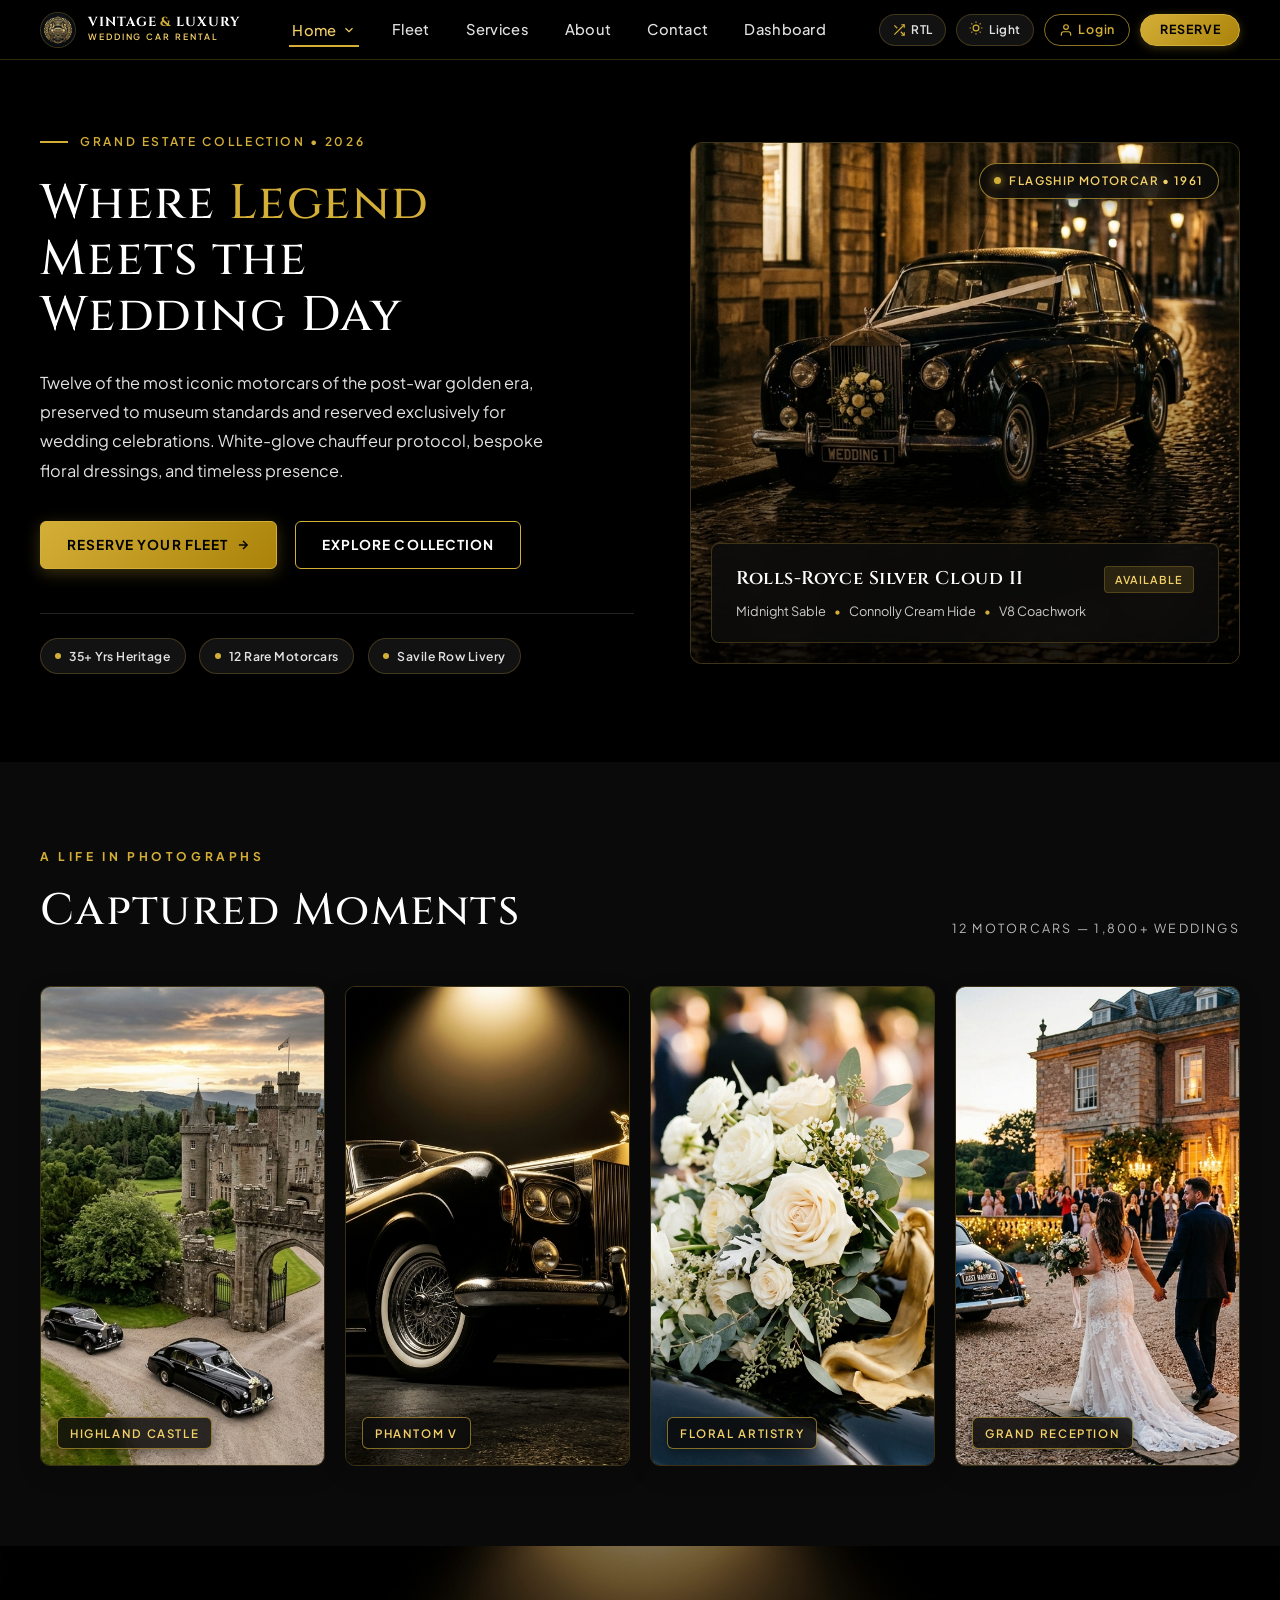
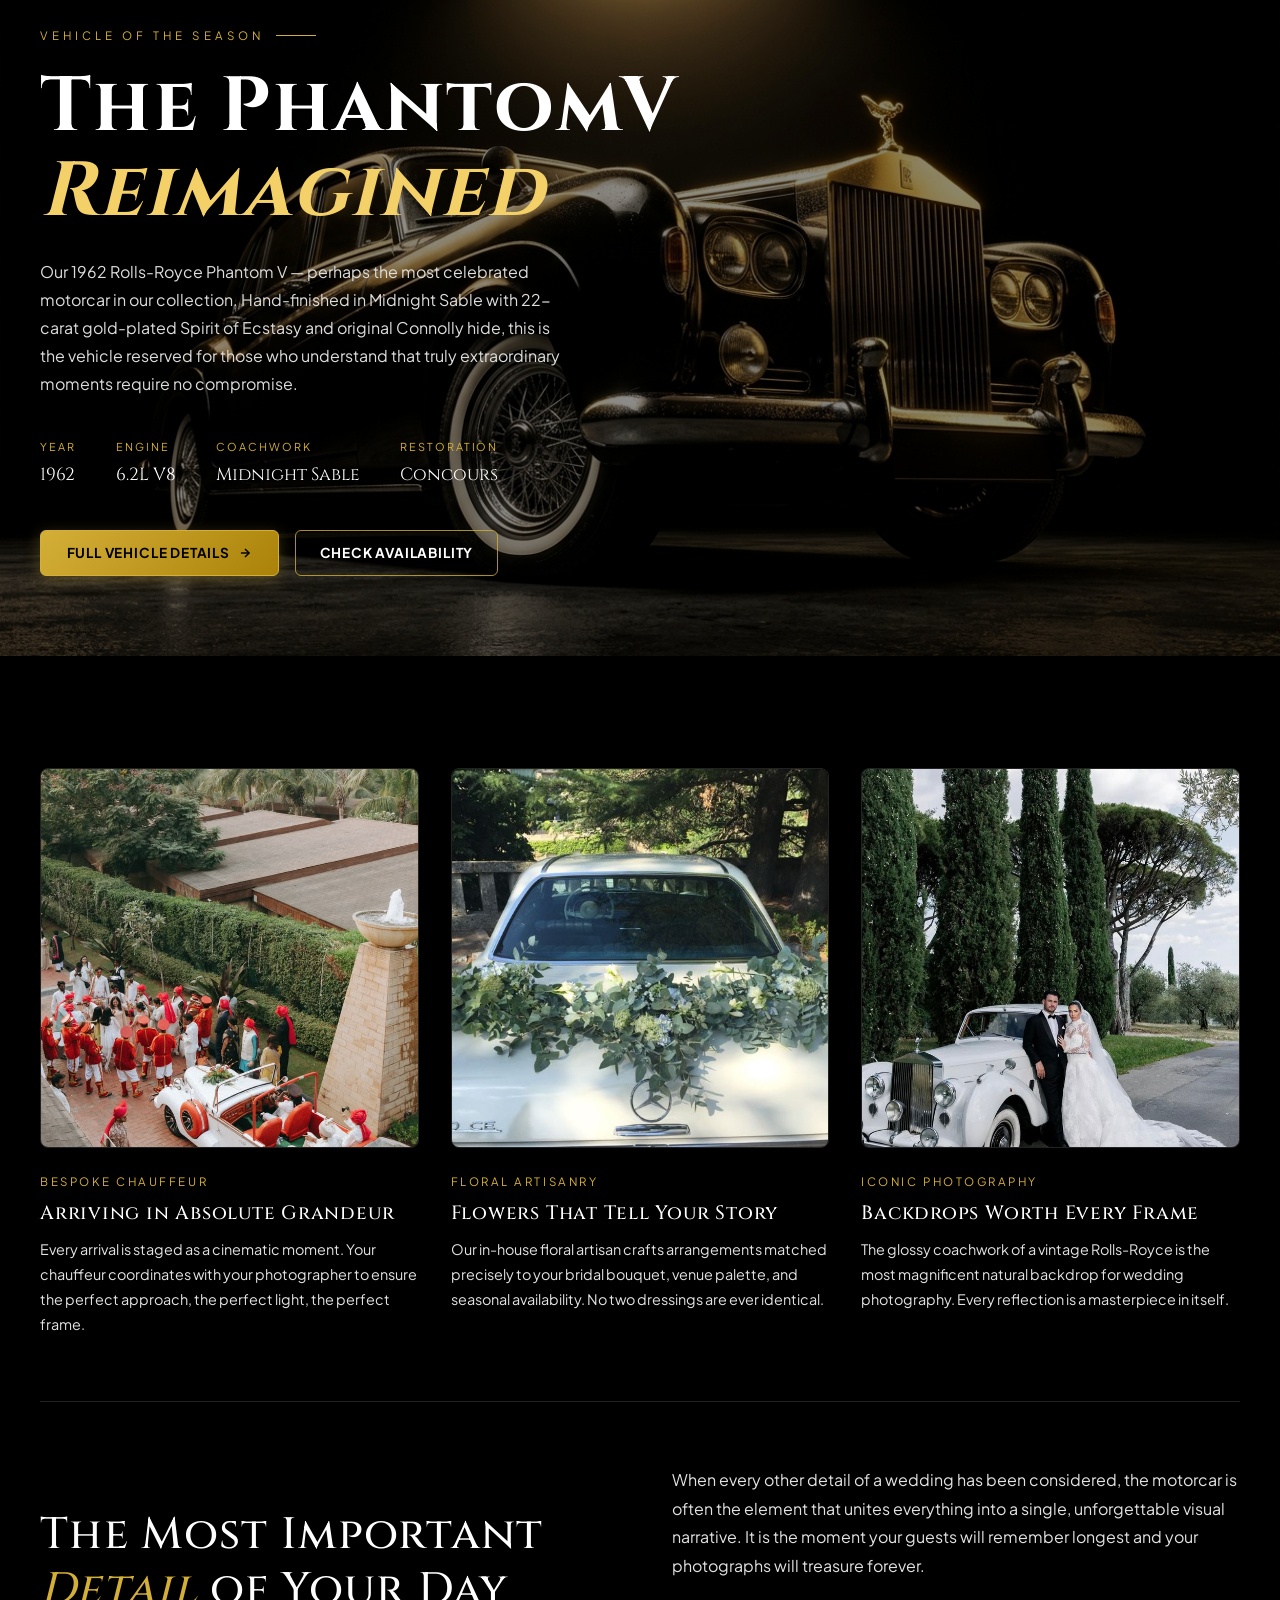
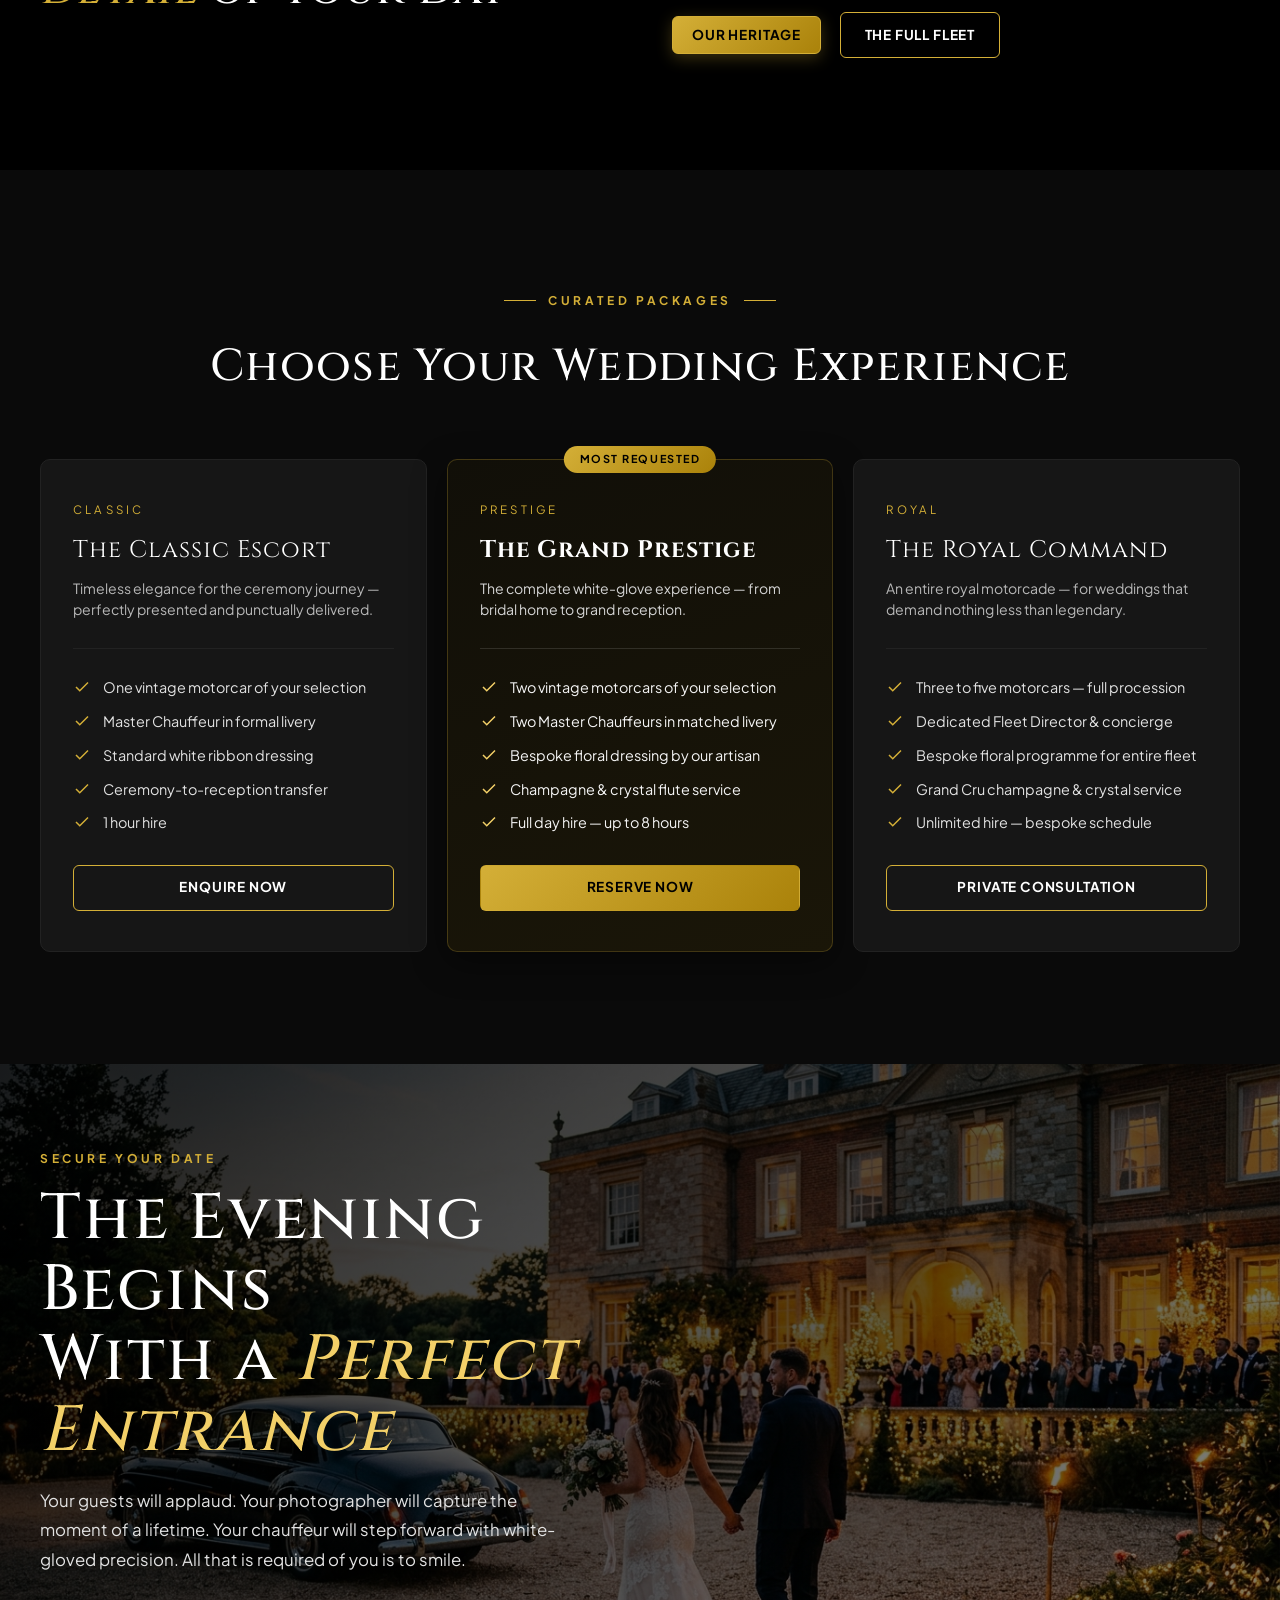
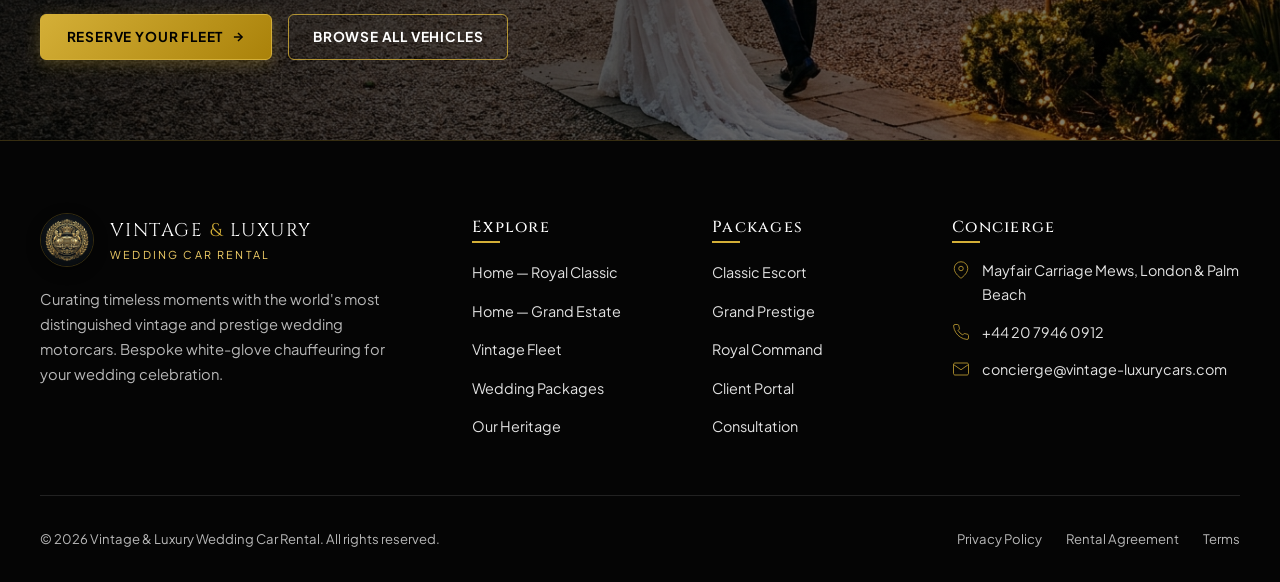
<file: home-2.html>
<!DOCTYPE html>
<html lang="en" dir="ltr">

<head>
  <meta charset="UTF-8">
  <meta name="viewport" content="width=device-width, initial-scale=1.0">
  <link rel="icon" type="image/png" sizes="32x32" href="assets/images/brand/favicon-32x32.png?v=7.0">
  <link rel="icon" type="image/png" sizes="64x64" href="assets/images/brand/favicon.png?v=7.0">
  <link rel="icon" type="image/png" sizes="1024x1024" href="assets/images/brand/logo.png?v=7.0">
  <link rel="shortcut icon" href="assets/images/brand/favicon.ico?v=7.0">
  <link rel="apple-touch-icon" href="assets/images/brand/apple-touch-icon.png?v=7.0">
  <title>Vintage &amp; Luxury — Wedding Car Rental</title>
  <meta name="description"
    content="Discover our Grand Estate collection — a curated fleet of vintage Rolls-Royce and Bentley motorcars for the most opulent wedding celebrations. Luxury packages, bespoke floral dressing, and white-glove chauffeur service.">
  <link rel="stylesheet" href="assets/css/style.css?v=3.3">
  <link rel="stylesheet" href="assets/css/responsive.css?v=3.1">
</head>

<body>

  <!-- PAGE LOADER -->
  <div class="page-loader" id="pageLoader">
    <div class="loader-brand-box">
      <img src="assets/images/brand/logo.png" alt="Vintage &amp; Luxury Emblem" class="loader-logo-img">
      <div class="loader-title">Grand Estate</div>
      <div class="loader-bar-wrap">
        <div class="loader-progress"></div>
      </div>
    </div>
  </div>

  <!-- HEADER -->
  <header class="site-header" id="siteHeader">
    <div class="container-custom header-inner">
      <a href="index.html" class="header-brand" aria-label="Vintage &amp; Luxury Wedding Car Rental">
        <div class="brand-logo-wrap">
          <img src="assets/images/brand/logo.png" alt="Brand Emblem" class="brand-logo-img">
        </div>
        <div class="brand-text-block">
          <span class="brand-title">VINTAGE <span>&amp;</span> LUXURY</span>
          <span class="brand-tagline">Wedding Car Rental</span>
        </div>
      </a>
      <nav class="desktop-nav" aria-label="Primary Navigation">
        <ul class="nav-list">
          <li class="nav-item nav-dropdown" id="navDropdownHome">
            <button type="button" class="nav-link active" id="homeDropdownBtn" aria-expanded="false"
              aria-haspopup="true">
              Home
              <svg class="dropdown-arrow-icon" viewBox="0 0 24 24" fill="none">
                <polyline points="6 9 12 15 18 9"></polyline>
              </svg>
            </button>
            <div class="dropdown-menu">
              <a href="index.html" class="dropdown-item">Home 1 — Royal Classic <span
                  class="dropdown-badge">Default</span></a>
              <a href="home-2.html" class="dropdown-item active">Home 2 — Grand Estate <span
                  class="dropdown-badge">Current</span></a>
            </div>
          </li>
          <li class="nav-item"><a href="fleet.html" class="nav-link">Fleet</a></li>
          <li class="nav-item"><a href="services.html" class="nav-link">Services</a></li>
          <li class="nav-item"><a href="about.html" class="nav-link">About</a></li>
          
          <li class="nav-item"><a href="contact.html" class="nav-link">Contact</a></li>
          <li class="nav-item"><a href="dashboard.html" class="nav-link">Dashboard</a></li>
        </ul>
      </nav>
      <div class="header-actions">
        <button type="button" class="control-pill-btn rtl-toggle-btn" aria-label="Switch Direction">
          <svg class="control-icon" viewBox="0 0 24 24">
            <polyline points="16 3 21 3 21 8"></polyline>
            <line x1="4" y1="20" x2="21" y2="3"></line>
            <polyline points="21 16 21 21 16 21"></polyline>
            <line x1="15" y1="15" x2="21" y2="21"></line>
            <line x1="4" y1="4" x2="9" y2="9"></line>
          </svg>
          <span class="rtl-text">RTL</span>
        </button>
        <button type="button" class="control-pill-btn theme-toggle-btn" aria-label="Switch Theme">
          <span class="theme-icon-wrap">
            <svg class="control-icon" viewBox="0 0 24 24">
              <circle cx="12" cy="12" r="5"></circle>
              <line x1="12" y1="1" x2="12" y2="3"></line>
              <line x1="12" y1="21" x2="12" y2="23"></line>
              <line x1="4.22" y1="4.22" x2="5.64" y2="5.64"></line>
              <line x1="18.36" y1="18.36" x2="19.78" y2="19.78"></line>
              <line x1="1" y1="12" x2="3" y2="12"></line>
              <line x1="21" y1="12" x2="23" y2="12"></line>
              <line x1="4.22" y1="19.78" x2="5.64" y2="18.36"></line>
              <line x1="18.36" y1="5.64" x2="19.78" y2="4.22"></line>
            </svg>
          </span>
          <span class="theme-text">Light</span>
        </button>
        <a href="login.html" class="btn-login-header">
          <svg viewBox="0 0 24 24" stroke-width="2" stroke-linecap="round" stroke-linejoin="round">
            <path d="M20 21v-2a4 4 0 0 0-4-4H8a4 4 0 0 0-4 4v2"/>
            <circle cx="12" cy="7" r="4"/>
          </svg>
          Login
        </a>
        <a href="contact.html" class="btn-gold-primary header-reserve-btn">Reserve</a>
        <button type="button" class="mobile-toggle-btn" id="mobileMenuBtn" aria-label="Open Menu">
          <svg viewBox="0 0 24 24" fill="none" stroke="currentColor" stroke-width="2">
            <line x1="3" y1="6" x2="21" y2="6"></line>
            <line x1="3" y1="12" x2="21" y2="12"></line>
            <line x1="3" y1="18" x2="21" y2="18"></line>
          </svg>
        </button>
      </div>
    </div>
  </header>

  <!-- MOBILE DRAWER -->
  <div class="mobile-drawer-overlay" id="mobileDrawerOverlay"></div>
  <aside class="mobile-drawer" id="mobileDrawer" aria-label="Mobile Navigation">
        <div class="mobile-drawer-header">
      <button type="button" class="mobile-close-btn" id="mobileCloseBtn" aria-label="Close Menu">
        <svg width="20" height="20" viewBox="0 0 24 24" fill="none" stroke="currentColor" stroke-width="2">
          <line x1="18" y1="6" x2="6" y2="18"></line>
          <line x1="6" y1="6" x2="18" y2="18"></line>
        </svg>
      </button>
    </div>
    <ul class="mobile-nav-list">
      <li class="mobile-accordion-item" id="mobileHomeAccordion">
        <button type="button" class="mobile-accordion-btn active" id="mobileHomeAccordionBtn" aria-expanded="false">
          <span>Home</span>
          <svg class="dropdown-arrow-icon" viewBox="0 0 24 24" fill="none">
            <polyline points="6 9 12 15 18 9"></polyline>
          </svg>
        </button>
        <div class="mobile-accordion-content">
          <a href="index.html" class="mobile-sub-link">Home 1 — Royal Classic</a>
          <a href="home-2.html" class="mobile-sub-link active">Home 2 — Grand Estate</a>
        </div>
      </li>
      <li><a href="fleet.html" class="mobile-nav-link">Fleet</a></li>
      <li><a href="services.html" class="mobile-nav-link">Services</a></li>
      <li><a href="about.html" class="mobile-nav-link">About</a></li>
      
      <li><a href="contact.html" class="mobile-nav-link">Contact</a></li>
      <li><a href="dashboard.html" class="mobile-nav-link">Dashboard</a></li>
    </ul>
    <div class="mobile-controls-wrap">
      <div class="mobile-controls-row">
        <button type="button" class="control-pill-btn rtl-toggle-btn control-pill-flex" aria-label="Switch Direction">
          <svg class="control-icon" viewBox="0 0 24 24" width="14" height="14">
            <polyline points="16 3 21 3 21 8"></polyline>
            <line x1="4" y1="20" x2="21" y2="3"></line>
            <polyline points="21 16 21 21 16 21"></polyline>
            <line x1="15" y1="15" x2="21" y2="21"></line>
            <line x1="4" y1="4" x2="9" y2="9"></line>
          </svg>
          <span class="rtl-text">RTL</span>
        </button>
        <button type="button" class="control-pill-btn theme-toggle-btn control-pill-flex" aria-label="Switch Theme">
          <span class="theme-icon-wrap">
            <svg class="control-icon" viewBox="0 0 24 24" width="14" height="14">
              <circle cx="12" cy="12" r="5"></circle>
              <line x1="12" y1="1" x2="12" y2="3"></line>
              <line x1="12" y1="21" x2="12" y2="23"></line>
              <line x1="4.22" y1="4.22" x2="5.64" y2="5.64"></line>
              <line x1="18.36" y1="18.36" x2="19.78" y2="19.78"></line>
              <line x1="1" y1="12" x2="3" y2="12"></line>
              <line x1="21" y1="12" x2="23" y2="12"></line>
              <line x1="4.22" y1="19.78" x2="5.64" y2="18.36"></line>
              <line x1="18.36" y1="5.64" x2="19.78" y2="4.22"></line>
            </svg>
          </span>
          <span class="theme-text">Light</span>
        </button>
      </div>
      <div style="display:flex;flex-direction:column;gap:0.6rem;margin-top:1rem;">
        <a href="contact.html" class="btn-gold-primary mobile-cta-full">Reserve Fleet</a>
        <a href="login.html" class="btn-login-header mobile-cta-full" style="justify-content:center;height:38px;border-radius:6px;">
          <svg viewBox="0 0 24 24" width="16" height="16" stroke="currentColor" fill="none" stroke-width="2" stroke-linecap="round" stroke-linejoin="round">
            <path d="M20 21v-2a4 4 0 0 0-4-4H8a4 4 0 0 0-4 4v2" />
            <circle cx="12" cy="7" r="4" />
          </svg>
          VIP Login
        </a>
      </div>
    </div>
  </aside>

  <main id="mainContent">

    <!-- =====================================================================
         SECTION 1: LAYERED LUXURY EDITORIAL HERO
         ===================================================================== -->
    <section class="h2-hero-section" aria-label="Grand Estate Welcome">
      <div class="container-custom">
        <div class="h2-hero-grid">

          <!-- Left: Grand Typography & Action Layer -->
          <div class="h2-hero-content reveal-left">
            <div class="h2-hero-eyebrow">
              <span class="h2-eyebrow-dash"></span>
              <span>Grand Estate Collection &bull; 2026</span>
            </div>

            <h1 class="h2-hero-heading">
              Where <span class="gold-word">Legend</span><br>
              Meets the<br>
              Wedding Day
            </h1>

            <p class="h2-hero-body">
              Twelve of the most iconic motorcars of the post-war golden era, preserved to museum standards and
              reserved exclusively for wedding celebrations. White-glove chauffeur protocol, bespoke floral dressings,
              and timeless presence.
            </p>

            <!-- Dual Equal Action Buttons -->
            <div class="h2-hero-actions">
              <a href="contact.html" class="btn-gold-primary hero-cta-btn">
                Reserve Your Fleet
                <svg width="14" height="14" viewBox="0 0 24 24" fill="none" stroke="currentColor" stroke-width="2.5">
                  <line x1="5" y1="12" x2="19" y2="12"></line>
                  <polyline points="12 5 19 12 12 19"></polyline>
                </svg>
              </a>
              <a href="fleet.html" class="btn-outline-gold hero-cta-btn">Explore Collection</a>
            </div>

            <!-- Trust / Heritage Feature Badges -->
            <div class="h2-hero-badges-row">
              <div class="h2-badge-pill">
                <span class="h2-badge-dot"></span>
                <span class="h2-badge-text">35+ Yrs Heritage</span>
              </div>
              <div class="h2-badge-pill">
                <span class="h2-badge-dot"></span>
                <span class="h2-badge-text">12 Rare Motorcars</span>
              </div>
              <div class="h2-badge-pill">
                <span class="h2-badge-dot"></span>
                <span class="h2-badge-text">Savile Row Livery</span>
              </div>
            </div>
          </div>

          <!-- Right: Framed Luxury Car Showcase with Floating Badges -->
          <div class="h2-hero-showcase reveal-right">
            <div class="h2-showcase-frame">
              <div class="h2-showcase-img-wrap">
                <img src="assets/images/hero/hero-rolls-noir-cobblestone-night.jpg"
                  alt="Vintage Rolls-Royce Silver Cloud II in moody noir atmosphere on wet golden cobblestone street at night"
                  class="h2-showcase-img" loading="eager">
                <div class="h2-showcase-gradient-overlay" aria-hidden="true"></div>
              </div>

              <!-- Floating Top Badge -->
              <div class="h2-floating-badge-top">
                <span class="h2-badge-pulse-dot"></span>
                <span>Flagship Motorcar &bull; 1961</span>
              </div>

              <!-- Floating Bottom Spec Card -->
              <div class="h2-floating-spec-card">
                <div class="h2-spec-header">
                  <div class="h2-spec-title">Rolls-Royce Silver Cloud II</div>
                  <span class="h2-spec-status">Available</span>
                </div>
                <div class="h2-spec-meta">
                  <span>Midnight Sable</span>
                  <span class="h2-spec-sep">&bull;</span>
                  <span>Connolly Cream Hide</span>
                  <span class="h2-spec-sep">&bull;</span>
                  <span>V8 Coachwork</span>
                </div>
              </div>
            </div>
          </div>

        </div>
      </div>
    </section>

    <!-- =====================================================================
         SECTION 2: PANORAMIC 5-IMAGE GALLERY MOSAIC
         Dense image-rich horizontal strip — completely different from any Home 1 layout
         ===================================================================== -->
    <section class="h2-gallery-section" aria-label="Wedding Gallery">
      <div class="container-custom">
        <div class="h2-gallery-header reveal-up">
          <div>
            <span class="section-eyebrow">A Life in Photographs</span>
            <h2 class="h2-gallery-title">Captured Moments</h2>
          </div>
          <span class="h2-gallery-count">12 Motorcars &mdash; 1,800+ Weddings</span>
        </div>

        <div class="h2-gallery-mosaic reveal-up" style="transition-delay:0.1s;">
          <!-- Cell 1: Large — Aerial castle procession -->
          <div class="h2-gallery-cell">
            <img src="assets/images/gallery/castle-procession-aerial.jpg"
              alt="Aerial view of three vintage Rolls-Royce wedding car procession through Scottish castle gates"
              class="h2-gallery-img" loading="lazy">
            <span class="h2-gallery-label">Highland Castle</span>
          </div>


          <!-- Cell 3: Medium landscape -->
          <div class="h2-gallery-cell">
            <img src="assets/images/gallery/phantom-spotlight-gold.jpg"
              alt="1950s Rolls-Royce Phantom V in golden spotlight on black background" class="h2-gallery-img"
              loading="lazy">
            <span class="h2-gallery-label">Phantom V</span>
          </div>

          <!-- Cell 4: Detail -->
          <div class="h2-gallery-cell">
            <img src="assets/images/gallery/floral-bonnet-detail.jpg"
              alt="White roses and eucalyptus floral arrangement on polished black Rolls-Royce bonnet"
              class="h2-gallery-img" loading="lazy">
            <span class="h2-gallery-label">Floral Artistry</span>
          </div>

          <!-- Cell 5: Reception evening -->
          <div class="h2-gallery-cell">
            <img src="assets/images/sections/reception-arrival-evening.jpg"
              alt="Bride and groom arriving at evening reception, vintage Rolls-Royce in foreground"
              class="h2-gallery-img" loading="lazy">
            <span class="h2-gallery-label">Grand Reception</span>
          </div>
        </div>
      </div>
    </section>

    <!-- =====================================================================
         SECTION 3: VEHICLE SPOTLIGHT — Studio-lit phantom on black, overlaid text
         Different: Dark full-bleed studio image, not a landscape/estate shot
         ===================================================================== -->
    <section class="h2-spotlight-section" aria-label="Featured Vehicle">
      <img src="assets/images/gallery/phantom-spotlight-gold.jpg"
        alt="Rolls-Royce Phantom V illuminated by golden spotlight in dramatic studio setting" class="h2-spotlight-img"
        loading="lazy">
      <div class="h2-spotlight-content">
        <div class="container-custom">
          <div class="h2-spotlight-inner reveal-left">
            <div class="h2-spotlight-super">Vehicle of the Season</div>
            <h2 class="h2-spotlight-heading">
              The PhantomV<br><em>Reimagined</em>
            </h2>
            <p class="h2-spotlight-desc">
              Our 1962 Rolls-Royce Phantom V — perhaps the most celebrated motorcar in our collection. Hand-finished in
              Midnight Sable with 22-carat gold-plated Spirit of Ecstasy and original Connolly hide, this is the vehicle
              reserved for those who understand that truly extraordinary moments require no compromise.
            </p>
            <div class="h2-spotlight-specs">
              <div class="h2-spec-item">
                <div class="h2-spec-label">Year</div>
                <div class="h2-spec-value">1962</div>
              </div>
              <div class="h2-spec-item">
                <div class="h2-spec-label">Engine</div>
                <div class="h2-spec-value">6.2L V8</div>
              </div>
              <div class="h2-spec-item">
                <div class="h2-spec-label">Coachwork</div>
                <div class="h2-spec-value">Midnight Sable</div>
              </div>
              <div class="h2-spec-item">
                <div class="h2-spec-label">Restoration</div>
                <div class="h2-spec-value">Concours</div>
              </div>
            </div>
            <div class="h2-finale-actions">
              <a href="fleet.html" class="btn-gold-primary hero-cta-btn">
                Full Vehicle Details
                <svg width="14" height="14" viewBox="0 0 24 24" fill="none" stroke="currentColor" stroke-width="2.5">
                  <line x1="5" y1="12" x2="19" y2="12"></line>
                  <polyline points="12 5 19 12 12 19"></polyline>
                </svg>
              </a>
              <a href="contact.html" class="btn-outline-gold">Check Availability</a>
            </div>
          </div>
        </div>
      </div>
    </section>

    <!-- =====================================================================
         SECTION 4: 3-COLUMN EDITORIAL WITH OFFSET IMAGES
         Dense image + text — completely different from any previous section
         ===================================================================== -->
    <section class="h2-editorial-section" aria-label="Our Story in Images">
      <div class="container-custom">
        <!-- 3 tall editorial columns with staggered images -->
        <div class="h2-editorial-grid">
          <!-- Column 1 -->
          <div class="h2-editorial-col reveal-up">
            <div class="h2-editorial-img-tall">
              <img src="assets/images/gallery/p2.jpg"
                alt="Vintage wedding car procession through castle gates from above" loading="lazy">
            </div>
            <div class="h2-editorial-col-label">Bespoke Chauffeur</div>
            <h3 class="h2-editorial-col-heading">Arriving in Absolute Grandeur</h3>
            <p class="h2-editorial-col-text">Every arrival is staged as a cinematic moment. Your chauffeur coordinates
              with your photographer to ensure the perfect approach, the perfect light, the perfect frame.</p>
          </div>

          <!-- Column 2 -->
          <div class="h2-editorial-col reveal-up" style="transition-delay:0.12s;">
            <div class="h2-editorial-img-tall">
              <img src="assets/images/gallery/p3.jpg"
                alt="Bridal floral arrangement of white roses and eucalyptus on vintage car bonnet" loading="lazy">
            </div>
            <div class="h2-editorial-col-label">Floral Artisanry</div>
            <h3 class="h2-editorial-col-heading">Flowers That Tell Your Story</h3>
            <p class="h2-editorial-col-text">Our in-house floral artisan crafts arrangements matched precisely to your
              bridal bouquet, venue palette, and seasonal availability. No two dressings are ever identical.</p>
          </div>

          <!-- Column 3 -->
          <div class="h2-editorial-col reveal-up" style="transition-delay:0.24s;">
            <div class="h2-editorial-img-tall">
              <img src="assets/images/gallery/p4.jpg"
                alt="Bride in ivory gown between two vintage black Rolls-Royce cars" loading="lazy">
            </div>
            <div class="h2-editorial-col-label">Iconic Photography</div>
            <h3 class="h2-editorial-col-heading">Backdrops Worth Every Frame</h3>
            <p class="h2-editorial-col-text">The glossy coachwork of a vintage Rolls-Royce is the most magnificent
              natural backdrop for wedding photography. Every reflection is a masterpiece in itself.</p>
          </div>
        </div>

        <!-- Bottom editorial CTA row -->
        <div class="h2-editorial-bottom reveal-up">
          <div>
            <h2 class="h2-editorial-cta-heading">The Most Important <em>Detail</em> of Your Day</h2>
          </div>
          <div>
            <p class="h2-editorial-cta-text">
              When every other detail of a wedding has been considered, the motorcar is often the element that unites
              everything into a single, unforgettable visual narrative. It is the moment your guests will remember
              longest and your photographs will treasure forever.
            </p>
            <div style="display:flex;gap:1.15rem;flex-wrap:wrap;align-items:center;">
              <a href="about.html" class="btn-gold-primary">Our Heritage</a>
              <a href="fleet.html" class="btn-outline-gold">The Full Fleet</a>
            </div>
          </div>
        </div>
      </div>
    </section>

    <!-- =====================================================================
         SECTION 5: WEDDING PACKAGES — 3-tier horizontal package comparison
         Different: Pricing-focused layout — nothing like this exists in Home 1
         ===================================================================== -->
    <section class="h2-packages-section" aria-label="Wedding Packages">
      <div class="container-custom">
        <div class="h2-packages-header reveal-up">
          <span class="section-eyebrow-line">
            <span class="section-eyebrow" style="margin-bottom:0;">Curated Packages</span>
          </span>
          <h2 class="h2-packages-title">Choose Your Wedding Experience</h2>
        </div>

        <div class="h2-packages-row">
          <!-- Package 1: Classic -->
          <div class="h2-package-card reveal-up">
            <div class="h2-package-tier">Classic</div>
            <div class="h2-package-name">The Classic Escort</div>
            <div class="h2-package-tagline">Timeless elegance for the ceremony journey — perfectly presented and
              punctually delivered.</div>
            <ul class="h2-package-features">
              <li class="h2-package-feature">
                <svg class="h2-feature-check" viewBox="0 0 24 24">
                  <polyline points="20 6 9 17 4 12"></polyline>
                </svg>
                One vintage motorcar of your selection
              </li>
              <li class="h2-package-feature">
                <svg class="h2-feature-check" viewBox="0 0 24 24">
                  <polyline points="20 6 9 17 4 12"></polyline>
                </svg>
                Master Chauffeur in formal livery
              </li>
              <li class="h2-package-feature">
                <svg class="h2-feature-check" viewBox="0 0 24 24">
                  <polyline points="20 6 9 17 4 12"></polyline>
                </svg>
                Standard white ribbon dressing
              </li>
              <li class="h2-package-feature">
                <svg class="h2-feature-check" viewBox="0 0 24 24">
                  <polyline points="20 6 9 17 4 12"></polyline>
                </svg>
                Ceremony-to-reception transfer
              </li>
              <li class="h2-package-feature">
                <svg class="h2-feature-check" viewBox="0 0 24 24">
                  <polyline points="20 6 9 17 4 12"></polyline>
                </svg>
                1 hour hire
              </li>
            </ul>
            <a href="contact.html" class="h2-package-cta">Enquire Now</a>
          </div>

          <!-- Package 2: Prestige (FEATURED) -->
          <div class="h2-package-card h2-package-card--featured reveal-up" style="transition-delay:0.1s;">
            <div class="h2-package-crown">Most Requested</div>
            <div class="h2-package-tier">Prestige</div>
            <div class="h2-package-name">The Grand Prestige</div>
            <div class="h2-package-tagline">The complete white-glove experience — from bridal home to grand reception.
            </div>
            <ul class="h2-package-features">
              <li class="h2-package-feature">
                <svg class="h2-feature-check" viewBox="0 0 24 24">
                  <polyline points="20 6 9 17 4 12"></polyline>
                </svg>
                Two vintage motorcars of your selection
              </li>
              <li class="h2-package-feature">
                <svg class="h2-feature-check" viewBox="0 0 24 24">
                  <polyline points="20 6 9 17 4 12"></polyline>
                </svg>
                Two Master Chauffeurs in matched livery
              </li>
              <li class="h2-package-feature">
                <svg class="h2-feature-check" viewBox="0 0 24 24">
                  <polyline points="20 6 9 17 4 12"></polyline>
                </svg>
                Bespoke floral dressing by our artisan
              </li>
              <li class="h2-package-feature">
                <svg class="h2-feature-check" viewBox="0 0 24 24">
                  <polyline points="20 6 9 17 4 12"></polyline>
                </svg>
                Champagne &amp; crystal flute service
              </li>
              <li class="h2-package-feature">
                <svg class="h2-feature-check" viewBox="0 0 24 24">
                  <polyline points="20 6 9 17 4 12"></polyline>
                </svg>
                Full day hire — up to 8 hours
              </li>
            </ul>
            <a href="contact.html" class="h2-package-cta">Reserve Now</a>
          </div>

          <!-- Package 3: Royal -->
          <div class="h2-package-card reveal-up" style="transition-delay:0.2s;">
            <div class="h2-package-tier">Royal</div>
            <div class="h2-package-name">The Royal Command</div>
            <div class="h2-package-tagline">An entire royal motorcade — for weddings that demand nothing less than
              legendary.</div>
            <ul class="h2-package-features">
              <li class="h2-package-feature">
                <svg class="h2-feature-check" viewBox="0 0 24 24">
                  <polyline points="20 6 9 17 4 12"></polyline>
                </svg>
                Three to five motorcars — full procession
              </li>
              <li class="h2-package-feature">
                <svg class="h2-feature-check" viewBox="0 0 24 24">
                  <polyline points="20 6 9 17 4 12"></polyline>
                </svg>
                Dedicated Fleet Director &amp; concierge
              </li>
              <li class="h2-package-feature">
                <svg class="h2-feature-check" viewBox="0 0 24 24">
                  <polyline points="20 6 9 17 4 12"></polyline>
                </svg>
                Bespoke floral programme for entire fleet
              </li>
              <li class="h2-package-feature">
                <svg class="h2-feature-check" viewBox="0 0 24 24">
                  <polyline points="20 6 9 17 4 12"></polyline>
                </svg>
                Grand Cru champagne &amp; crystal service
              </li>
              <li class="h2-package-feature">
                <svg class="h2-feature-check" viewBox="0 0 24 24">
                  <polyline points="20 6 9 17 4 12"></polyline>
                </svg>
                Unlimited hire — bespoke schedule
              </li>
            </ul>
            <a href="contact.html" class="h2-package-cta">Private Consultation</a>
          </div>
        </div>
      </div>
    </section>

    <!-- =====================================================================
         SECTION 6: GRAND FINALE CTA — Full-bleed evening reception image with CTA
         Different: Warm lit estate evening, not dark nor golden-hour
         ===================================================================== -->
    <section class="h2-finale-section" aria-label="Book Your Wedding Car">
      <img src="assets/images/sections/reception-arrival-evening.jpg"
        alt="Bride and groom walking to lit reception venue at dusk, vintage Rolls-Royce in foreground"
        class="h2-finale-img" loading="lazy">
      <div class="h2-finale-overlay" aria-hidden="true"></div>
      <div class="h2-finale-content">
        <div class="container-custom">
          <div class="h2-finale-inner reveal-left">
            <span class="section-eyebrow">Secure Your Date</span>
            <h2 class="h2-finale-heading">
              The Evening Begins<br>With a <em>Perfect Entrance</em>
            </h2>
            <p class="h2-finale-text">
              Your guests will applaud. Your photographer will capture the moment of a lifetime. Your chauffeur will
              step forward with white-gloved precision. All that is required of you is to smile.
            </p>
            <div class="h2-finale-actions">
              <a href="contact.html" class="btn-gold-primary hero-cta-btn">
                Reserve Your Fleet
                <svg width="14" height="14" viewBox="0 0 24 24" fill="none" stroke="currentColor" stroke-width="2.5">
                  <line x1="5" y1="12" x2="19" y2="12"></line>
                  <polyline points="12 5 19 12 12 19"></polyline>
                </svg>
              </a>
              <a href="fleet.html" class="btn-outline-gold">Browse All Vehicles</a>
            </div>
          </div>
        </div>
      </div>
    </section>

  </main>

  <!-- SCROLL TO TOP -->
  <button type="button" class="scroll-top-btn" id="scrollTopBtn" aria-label="Scroll to top">
    <svg viewBox="0 0 24 24" fill="none" stroke="currentColor">
      <polyline points="18 15 12 9 6 15"></polyline>
    </svg>
  </button>

  <!-- FOOTER -->
  <footer class="site-footer">
    <div class="container-custom">
      <div class="footer-top-grid">
        <div class="footer-brand-col">
          <a href="index.html" class="footer-logo-row" aria-label="Vintage &amp; Luxury Home">
            <img src="assets/images/brand/logo.png" alt="Vintage &amp; Luxury Brand Emblem" class="footer-logo-img">
            <div>
              <div class="footer-brand-title">VINTAGE <span>&amp;</span> LUXURY</div>
              <div class="footer-brand-tagline">Wedding Car Rental</div>
            </div>
          </a>
          <p class="footer-desc">
            Curating timeless moments with the world's most distinguished vintage and prestige wedding motorcars.
            Bespoke white-glove chauffeuring for your wedding celebration.
          </p>
        </div>
        <div>
          <h4 class="footer-col-title">Explore</h4>
          <ul class="footer-links-list">
            <li><a href="index.html">Home — Royal Classic</a></li>
            <li><a href="home-2.html">Home — Grand Estate</a></li>
            <li><a href="fleet.html">Vintage Fleet</a></li>
            <li><a href="services.html">Wedding Packages</a></li>
            <li><a href="about.html">Our Heritage</a></li>
          </ul>
        </div>
        <div>
          <h4 class="footer-col-title">Packages</h4>
          <ul class="footer-links-list">
            <li><a href="home-2.html#packages">Classic Escort</a></li>
            <li><a href="home-2.html#packages">Grand Prestige</a></li>
            <li><a href="home-2.html#packages">Royal Command</a></li>
            <li><a href="dashboard.html">Client Portal</a></li>
            <li><a href="contact.html">Consultation</a></li>
          </ul>
        </div>
        <div>
          <h4 class="footer-col-title">Concierge</h4>
          <div class="footer-contact-info">
            <div class="footer-contact-item">
              <svg class="footer-contact-icon" viewBox="0 0 24 24" fill="none">
                <path d="M21 10c0 7-9 13-9 13s-9-6-9-13a9 9 0 0 1 18 0z"></path>
                <circle cx="12" cy="10" r="3"></circle>
              </svg>
              <span>Mayfair Carriage Mews, London &amp; Palm Beach</span>
            </div>
            <div class="footer-contact-item">
              <svg class="footer-contact-icon" viewBox="0 0 24 24" fill="none">
                <path
                  d="M22 16.92v3a2 2 0 0 1-2.18 2 19.79 19.79 0 0 1-8.63-3.07 19.5 19.5 0 0 1-6-6 19.79 19.79 0 0 1-3.07-8.67A2 2 0 0 1 4.11 2h3a2 2 0 0 1 2 1.72 12.84 12.84 0 0 0 .7 2.81 2 2 0 0 1-.45 2.11L8.09 9.91a16 16 0 0 0 6 6l1.27-1.27a2 2 0 0 1 2.11-.45 12.84 12.84 0 0 0 2.81.7A2 2 0 0 1 22 16.92z">
                </path>
              </svg>
              <span>+44 20 7946 0912</span>
            </div>
            <div class="footer-contact-item">
              <svg class="footer-contact-icon" viewBox="0 0 24 24" fill="none">
                <path d="M4 4h16c1.1 0 2 .9 2 2v12c0 1.1-.9 2-2 2H4c-1.1 0-2-.9-2-2V6c0-1.1.9-2 2-2z"></path>
                <polyline points="22,6 12,13 2,6"></polyline>
              </svg>
              <span>concierge@vintage-luxurycars.com</span>
            </div>
          </div>
        </div>
      </div>
      <div class="footer-bottom">
        <div>&copy; 2026 Vintage &amp; Luxury Wedding Car Rental. All rights reserved.</div>
        <div class="footer-bottom-links">
          <a href="#">Privacy Policy</a>
          <a href="#">Rental Agreement</a>
          <a href="#">Terms</a>
        </div>
      </div>
    </div>
  </footer>

  <script src="assets/js/main.js?v=3.1"></script>
</body>

</html>
</file>
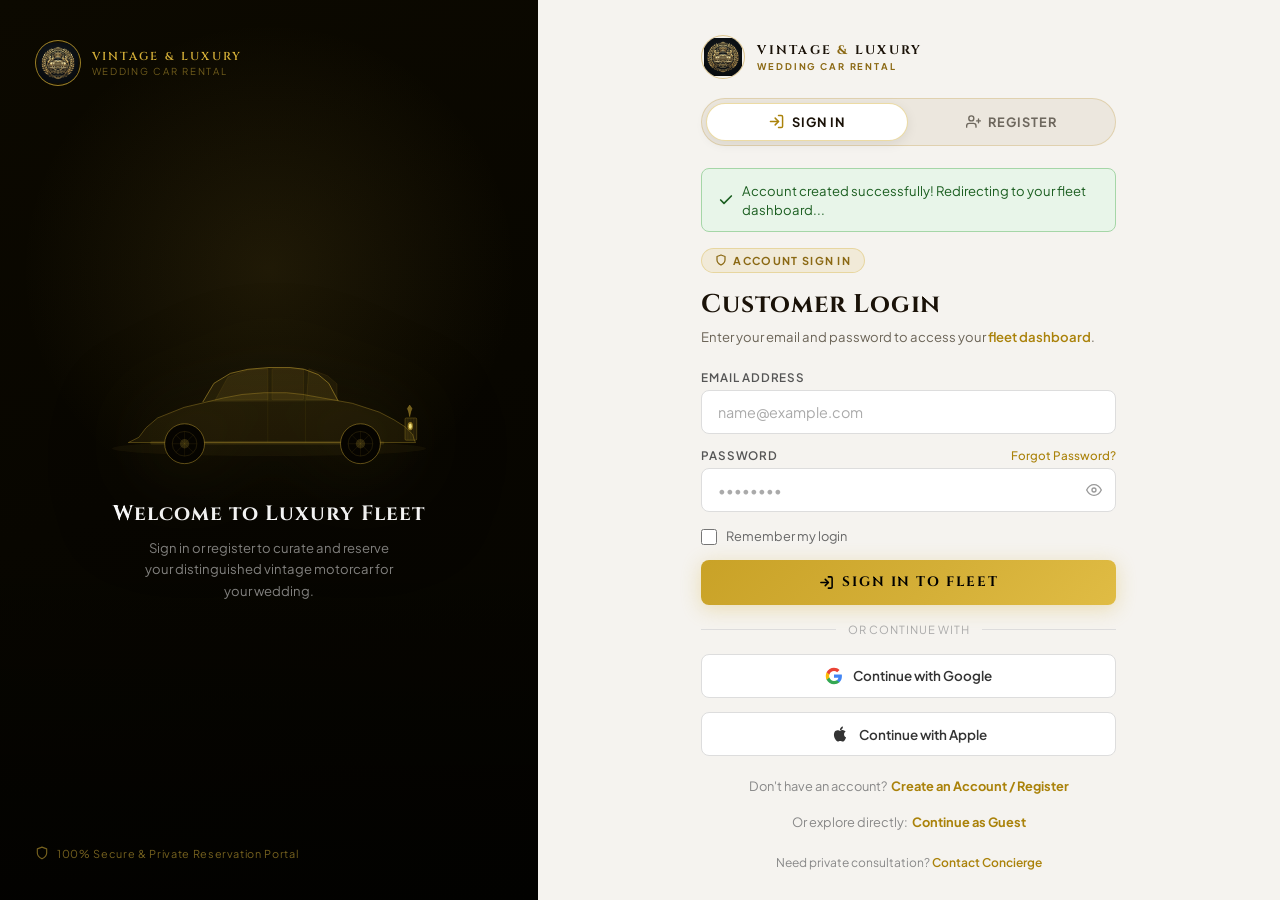
<file: login.html>
<!DOCTYPE html>
<html lang="en">
<head>
  <meta charset="UTF-8" />
  <meta name="viewport" content="width=device-width, initial-scale=1.0" />
  <link rel="icon" type="image/png" sizes="32x32" href="assets/images/brand/favicon-32x32.png?v=7.0">
  <link rel="icon" type="image/png" sizes="64x64" href="assets/images/brand/favicon.png?v=7.0">
  <link rel="icon" type="image/png" sizes="1024x1024" href="assets/images/brand/logo.png?v=7.0">
  <link rel="shortcut icon" href="assets/images/brand/favicon.ico?v=7.0">
  <link rel="apple-touch-icon" href="assets/images/brand/apple-touch-icon.png?v=7.0">
  <title>Vintage &amp; Luxury — Sign In &amp; Register</title>
  <meta name="description" content="Sign in or register your account to reserve your dream vintage wedding motorcar." />
  <meta name="robots" content="noindex, nofollow" />
  <link rel="preconnect" href="https://fonts.googleapis.com" />
  <link rel="preconnect" href="https://fonts.gstatic.com" crossorigin />
  <link href="https://fonts.googleapis.com/css2?family=Cinzel:wght@500;600;700&family=Plus+Jakarta+Sans:wght@300;400;500;600;700&display=swap" rel="stylesheet" />
  <style>
    *, *::before, *::after { box-sizing: border-box; margin: 0; padding: 0; }
    :root {
      --gold: #D4AF37; --gold-light: #F3D068; --gold-dark: #AA820A;
      --gold-border: rgba(212,175,55,0.30); --gold-border-hi: rgba(212,175,55,0.70);
      --fn-serif: 'Cinzel', Georgia, serif;
      --fn-sans: 'Plus Jakarta Sans', sans-serif;
      --ease: cubic-bezier(0.16,1,0.3,1);
    }
    html, body { height: 100%; font-family: var(--fn-sans); -webkit-font-smoothing: antialiased; }
    a { color: inherit; text-decoration: none; }
    button { font-family: inherit; cursor: pointer; border: none; background: none; }

    /* SPLIT LAYOUT */
    .wrap { display: flex; height: 100dvh; overflow: hidden; }

    /* LEFT PANEL */
    .lp {
      flex: 0 0 42%; display: none; flex-direction: column;
      justify-content: space-between; position: relative; overflow: hidden;
      padding: 2.5rem 2.2rem;
      background: linear-gradient(160deg, #0c0900 0%, #080600 50%, #050400 100%);
    }
    @media(min-width:860px){ .lp { display: flex; } }
    .lp::before {
      content:''; position:absolute; width:500px; height:500px; border-radius:50%;
      background:radial-gradient(circle,rgba(212,175,55,0.11) 0%,transparent 70%);
      top:30%; left:50%; transform:translate(-50%,-50%); pointer-events:none;
    }
    .lp::after {
      content:''; position:absolute; inset:0;
      background:linear-gradient(to bottom,transparent 60%,rgba(0,0,0,0.6) 100%);
      pointer-events:none;
    }
    .lp-logo { position:relative; z-index:10; display:flex; align-items:center; gap:.65rem; text-decoration:none; cursor:pointer; transition:opacity .2s; }
    .lp-logo:hover { opacity: .88; }
    .lp-logo-ring {
      width: 46px; height: 46px; border-radius: 50%;
      border: 1.5px solid var(--gold-border-hi);
      background: radial-gradient(circle, rgba(212,175,55,0.18) 0%, transparent 80%);
      display: flex; align-items: center; justify-content: center; flex-shrink: 0;
      overflow: hidden; padding: 2px;
    }
    .lp-logo-img { width: 100%; height: 100%; object-fit: contain; display: block; }
    .lp-brand-text { display: flex; flex-direction: column; }
    .lp-brand-name { font-family: var(--fn-serif); font-size: .72rem; letter-spacing: .2em; color: var(--gold); font-weight: 600; }
    .lp-brand-name span { font-size: .7rem; }
    .lp-brand-sub  { font-size: .6rem; letter-spacing: .18em; color: rgba(212,175,55,.5); text-transform: uppercase; margin-top: 1px; }

    /* Right Panel Brand (matches Home 1) */
    .rp-brand {
      display: inline-flex;
      align-items: center;
      gap: 0.75rem;
      margin-bottom: 1.15rem;
      text-decoration: none;
      cursor: pointer;
      position: relative;
      z-index: 10;
      transition: opacity .2s, transform .2s;
    }
    .rp-brand:hover {
      opacity: .85;
      transform: translateY(-1px);
    }
    .rp-logo-ring {
      width: 44px; height: 44px; border-radius: 50%;
      border: 1.5px solid rgba(184, 134, 11, 0.4);
      background: radial-gradient(circle, rgba(212,175,55,0.12) 0%, transparent 80%);
      display: flex; align-items: center; justify-content: center; flex-shrink: 0;
      overflow: hidden; padding: 2px;
    }
    .rp-logo-img { width: 100%; height: 100%; object-fit: contain; display: block; }
    .rp-brand-text { display: flex; flex-direction: column; }
    .rp-brand-name { font-family: var(--fn-serif); font-size: .78rem; letter-spacing: .18em; color: #1a1208; font-weight: 700; }
    .rp-brand-name span { color: #8B6914; }
    .rp-brand-sub  { font-size: .58rem; letter-spacing: .2em; color: #8B6914; text-transform: uppercase; margin-top: 1px; font-weight: 700; }
    
    .lp-main { position:relative; z-index:2; flex:1; display:flex; flex-direction:column; justify-content:center; }
    .lp-car {
      width:100%; max-width:340px; margin:0 auto 1.8rem;
      animation:float 9s ease-in-out infinite;
      filter:drop-shadow(0 0 40px rgba(212,175,55,0.2)) drop-shadow(0 20px 50px rgba(0,0,0,0.9));
    }
    @keyframes float { 0%,100%{transform:translateY(0)} 50%{transform:translateY(-10px)} }
    .lp-welcome { text-align:center; }
    .lp-welcome h2 { font-family:var(--fn-serif); font-size:1.3rem; color:#fff; letter-spacing:.05em; margin-bottom:.55rem; }
    .lp-welcome p  { font-size:.82rem; color:rgba(255,255,255,.5); line-height:1.65; max-width:260px; margin:0 auto; }
    .lp-badge {
      position:relative; z-index:2; display:flex; align-items:center; gap:.5rem;
      font-size:.68rem; color:rgba(212,175,55,.55); letter-spacing:.06em;
    }
    .lp-badge svg { width:14px; height:14px; color:rgba(212,175,55,.55); flex-shrink:0; }

    /* RIGHT PANEL */
    .rp {
      flex:1 1 auto; display:flex; flex-direction:column;
      align-items:center; justify-content:flex-start;
      padding:2.2rem 1.5rem; position:relative; overflow-y:auto;
      background:#F5F3EF;
      scrollbar-width: thin;
      scrollbar-color: rgba(212,175,55,0.3) transparent;
    }

    .form-box {
      width:100%; max-width:415px; margin: auto 0;
      animation:rise .55s var(--ease) both;
    }
    @keyframes rise { from{opacity:0;transform:translateY(18px)} to{opacity:1;transform:none} }

    /* AUTH TABS SWITCHER */
    .auth-tabs {
      display: flex;
      background: #ECE7DE;
      padding: 4px;
      border-radius: 999px;
      margin-bottom: 1.35rem;
      border: 1px solid rgba(184, 134, 11, 0.22);
      gap: 4px;
    }
    .auth-tab {
      flex: 1;
      display: inline-flex;
      align-items: center;
      justify-content: center;
      gap: 0.45rem;
      padding: 0.65rem 1rem;
      border-radius: 999px;
      font-size: 0.8rem;
      font-weight: 700;
      letter-spacing: 0.08em;
      text-transform: uppercase;
      color: #6E685E;
      transition: all 0.22s var(--ease);
      cursor: pointer;
      user-select: none;
    }
    .auth-tab:hover {
      color: #1A1208;
    }
    .auth-tab.active {
      background: #FFFFFF;
      color: #1A1208;
      box-shadow: 0 3px 12px rgba(0, 0, 0, 0.08);
      border: 1px solid rgba(212, 175, 55, 0.45);
    }
    .auth-tab svg {
      transition: transform 0.2s;
    }
    .auth-tab.active svg {
      color: var(--gold-dark);
      transform: scale(1.08);
    }

    .form-panel {
      display: none;
    }
    .form-panel.active {
      display: block;
      animation: tabFade .35s var(--ease) both;
    }
    @keyframes tabFade {
      from { opacity: 0; transform: translateY(8px); }
      to { opacity: 1; transform: translateY(0); }
    }

    .acct-badge {
      display:inline-flex; align-items:center; gap:.4rem;
      background:rgba(212,175,55,0.12); border:1px solid rgba(212,175,55,0.35);
      border-radius:999px; padding:.3rem .8rem;
      font-size:.68rem; font-weight:700; letter-spacing:.12em;
      color:#8B6914; text-transform:uppercase; margin-bottom:.9rem;
    }
    .acct-badge svg { width:12px; height:12px; color:#8B6914; }

    h1.login-h { font-family:var(--fn-serif); font-size:1.6rem; color:#1a1208; letter-spacing:.03em; margin-bottom:.25rem; }
    .login-sub { font-size:.82rem; color:#6B6457; margin-bottom:1.45rem; line-height:1.6; }
    .login-sub a { color:var(--gold-dark); font-weight:600; }
    .login-sub a:hover { color:var(--gold); }

    .form { display:flex; flex-direction:column; gap:.9rem; }
    .fld  { display:flex; flex-direction:column; gap:.3rem; }
    .frow { display:flex; align-items:center; justify-content:space-between; gap:.5rem; }
    .flabel  { font-size:.73rem; font-weight:600; letter-spacing:.07em; color:#555; text-transform:uppercase; }
    .fforgot { font-size:.73rem; color:var(--gold-dark); font-weight:500; transition:color .2s; }
    .fforgot:hover { color:var(--gold); }
    .fwrap { position:relative; }
    .finput {
      width:100%; background:#fff; border:1.5px solid #DDD; border-radius:8px;
      color:#1a1208; font-size:.9rem; font-family:var(--fn-sans);
      padding:.75rem 1rem; outline:none;
      transition:border-color .2s, box-shadow .2s;
    }
    .finput::placeholder { color:#AAA; }
    .finput:focus { border-color:rgba(212,175,55,.7); box-shadow:0 0 0 3px rgba(212,175,55,.12); }
    .ftoggle {
      position:absolute; right:.9rem; top:50%; transform:translateY(-50%);
      color:#999; background:none; border:none; display:flex; padding:0; cursor:pointer; transition:color .2s;
    }
    .ftoggle:hover { color:var(--gold-dark); }
    .ferr { font-size:.71rem; color:#e53e3e; display:none; }
    .fld.err .finput { border-color:rgba(229,62,62,.6); }
    .fld.err .ferr   { display:block; }

    .check-row { display:flex; align-items:flex-start; gap:.55rem; cursor:pointer; }
    .check-row input[type="checkbox"] {
      width:16px; height:16px; border:1.5px solid #CCC; border-radius:4px;
      accent-color:var(--gold-dark); cursor:pointer; margin-top:2px; flex-shrink:0;
    }
    .check-label { font-size:.8rem; color:#666; user-select:none; line-height:1.45; }
    .check-label a { color:var(--gold-dark); font-weight:600; }
    .check-label a:hover { text-decoration:underline; }

    .btn-signin {
      display:flex; align-items:center; justify-content:center; gap:.5rem;
      width:100%; padding:.85rem 1.5rem;
      background:linear-gradient(135deg,#C9A227 0%,#D4AF37 55%,#E0BC44 100%);
      color:#000; font-family:var(--fn-serif); font-size:.85rem; font-weight:700;
      letter-spacing:.14em; text-transform:uppercase; border-radius:8px;
      border:none; cursor:pointer; position:relative; overflow:hidden;
      box-shadow:0 4px 20px rgba(212,175,55,.32);
      transition:transform .2s var(--ease), box-shadow .2s var(--ease), filter .15s;
    }
    .btn-signin::before {
      content:''; position:absolute; inset:0;
      background:linear-gradient(to right,transparent,rgba(255,255,255,.18),transparent);
      transform:translateX(-110%); transition:transform .5s ease;
    }
    .btn-signin:hover { transform:translateY(-2px); box-shadow:0 8px 28px rgba(212,175,55,.45); }
    .btn-signin:hover::before { transform:translateX(110%); }
    .btn-signin:active { transform:none; filter:brightness(.92); }
    .btn-signin.loading .blabel { visibility:hidden; }
    .btn-signin.loading::after { content:''; position:absolute; width:18px; height:18px; border:2px solid rgba(0,0,0,.25); border-top-color:#000; border-radius:50%; animation:spin .65s linear infinite; }
    @keyframes spin { to { transform:rotate(360deg); } }

    .divider { display:flex; align-items:center; gap:.75rem; margin:.2rem 0; }
    .div-line { flex:1; height:1px; background:#DDD; }
    .div-txt  { font-size:.7rem; color:#AAA; letter-spacing:.08em; text-transform:uppercase; white-space:nowrap; }

    .btn-social {
      display:flex; align-items:center; justify-content:center; gap:.65rem;
      width:100%; padding:.75rem 1.2rem;
      border:1.5px solid #DDD; border-radius:8px; background:#fff;
      color:#333; font-size:.84rem; font-weight:600;
      cursor:pointer; transition:border-color .2s, box-shadow .2s, background .2s;
    }
    .btn-social:hover { border-color:#BBB; box-shadow:0 2px 8px rgba(0,0,0,.07); background:#FAFAFA; }
    .btn-social svg { width:18px; height:18px; flex-shrink:0; }

    .create-row { text-align:center; font-size:.8rem; color:#888; margin-top:.45rem; }
    .create-row a, .switch-auth-link { color:var(--gold-dark); font-weight:700; transition:color .2s; cursor:pointer; }
    .create-row a:hover, .switch-auth-link:hover { color:var(--gold); }

    .alert-banner {
      display: none; padding: .75rem 1rem; border-radius: 8px; margin-bottom: 1rem;
      font-size: .82rem; line-height: 1.45;
    }
    .alert-banner.success {
      display: flex; align-items: center; gap: .5rem;
      background: #E8F5E9; border: 1.5px solid #A5D6A7; color: #1B5E20;
    }
    .alert-banner svg { width: 16px; height: 16px; flex-shrink: 0; }

    @media(max-width:480px) {
      .rp { padding: 1.5rem 1.1rem; }
      .form-box { max-width:100%; }
      h1.login-h { font-size:1.35rem; }
    }
  </style>
</head>
<body>
<main class="wrap">

  <!-- LEFT PANEL -->
  <aside class="lp">
    <a href="index.html" class="lp-logo" aria-label="Vintage &amp; Luxury Wedding Car Rental">
      <div class="lp-logo-ring">
        <img src="assets/images/brand/logo.png" alt="Vintage &amp; Luxury Emblem" class="lp-logo-img">
      </div>
      <div class="lp-brand-text">
        <span class="lp-brand-name">VINTAGE <span>&amp;</span> LUXURY</span>
        <span class="lp-brand-sub">Wedding Car Rental</span>
      </div>
    </a>

    <div class="lp-main">
      <svg class="lp-car" viewBox="0 0 580 240" fill="none" xmlns="http://www.w3.org/2000/svg">
        <ellipse cx="290" cy="202" rx="268" ry="13" fill="rgba(212,175,55,0.05)"/>
        <path d="M50 192 L68 183 L80 167 L100 150 L145 132 L183 123 L212 116 L244 110 L282 107 L320 107 L348 110 L376 115 L432 125 L478 140 L503 153 L522 165 L535 178 L538 188 L540 192 Z" fill="rgba(212,175,55,0.08)" stroke="rgba(212,175,55,0.5)" stroke-width="1.1"/>
        <path d="M177 123 L196 91 L224 74 L254 67 L290 64 L326 64 L350 67 L374 76 L392 91 L408 121" fill="rgba(212,175,55,0.09)" stroke="rgba(212,175,55,0.6)" stroke-width="1.4"/>
        <path d="M198 120 L220 80 L254 68 L288 66 L288 119 Z" fill="rgba(212,175,55,0.07)" stroke="rgba(212,175,55,0.22)" stroke-width=".7"/>
        <path d="M354 119 L358 66 L390 78 L406 92 L406 119 Z" fill="rgba(212,175,55,0.07)" stroke="rgba(212,175,55,0.22)" stroke-width=".7"/>
        <rect x="295" y="66" width="54" height="53" rx="2" fill="rgba(212,175,55,0.06)" stroke="rgba(212,175,55,0.2)" stroke-width=".7"/>
        <line x1="288" y1="108" x2="288" y2="192" stroke="rgba(212,175,55,0.17)" stroke-width=".7"/>
        <line x1="352" y1="108" x2="352" y2="192" stroke="rgba(212,175,55,0.17)" stroke-width=".7"/>
        <rect x="88" y="190" width="398" height="5" rx="2" fill="rgba(212,175,55,0.12)" stroke="rgba(212,175,55,0.2)" stroke-width=".5"/>
        <circle cx="146" cy="194" r="34" fill="#060400" stroke="rgba(212,175,55,0.52)" stroke-width="1.4"/>
        <circle cx="146" cy="194" r="21" fill="none" stroke="rgba(212,175,55,0.25)" stroke-width=".9"/>
        <circle cx="146" cy="194" r="8"  fill="rgba(212,175,55,0.2)"/>
        <line x1="146" y1="173" x2="146" y2="215" stroke="rgba(212,175,55,0.2)" stroke-width=".7"/>
        <line x1="125" y1="194" x2="167" y2="194" stroke="rgba(212,175,55,0.2)" stroke-width=".7"/>
        <line x1="131" y1="179" x2="161" y2="209" stroke="rgba(212,175,55,0.2)" stroke-width=".7"/>
        <line x1="161" y1="179" x2="131" y2="209" stroke="rgba(212,175,55,0.2)" stroke-width=".7"/>
        <circle cx="446" cy="194" r="34" fill="#060400" stroke="rgba(212,175,55,0.52)" stroke-width="1.4"/>
        <circle cx="446" cy="194" r="21" fill="none" stroke="rgba(212,175,55,0.25)" stroke-width=".9"/>
        <circle cx="446" cy="194" r="8"  fill="rgba(212,175,55,0.2)"/>
        <line x1="446" y1="173" x2="446" y2="215" stroke="rgba(212,175,55,0.2)" stroke-width=".7"/>
        <line x1="425" y1="194" x2="467" y2="194" stroke="rgba(212,175,55,0.2)" stroke-width=".7"/>
        <line x1="431" y1="179" x2="461" y2="209" stroke="rgba(212,175,55,0.2)" stroke-width=".7"/>
        <line x1="461" y1="179" x2="431" y2="209" stroke="rgba(212,175,55,0.2)" stroke-width=".7"/>
        <rect x="522" y="150" width="20" height="38" rx="2" fill="rgba(212,175,55,0.12)" stroke="rgba(212,175,55,0.48)" stroke-width=".9"/>
        <line x1="527" y1="150" x2="527" y2="188" stroke="rgba(212,175,55,0.28)" stroke-width=".5"/>
        <line x1="532" y1="150" x2="532" y2="188" stroke="rgba(212,175,55,0.28)" stroke-width=".5"/>
        <line x1="537" y1="150" x2="537" y2="188" stroke="rgba(212,175,55,0.28)" stroke-width=".5"/>
        <ellipse cx="531" cy="164" rx="4.5" ry="7" fill="rgba(212,175,55,0.65)"/>
        <ellipse cx="531" cy="164" rx="2.5" ry="4.5" fill="rgba(255,240,140,0.88)"/>
        <path d="M530 148 L528 139 L526 134 L530 128 L534 134 L532 139 Z" fill="rgba(212,175,55,0.5)" stroke="rgba(212,175,55,0.9)" stroke-width=".5"/>
      </svg>
      <div class="lp-welcome">
        <h2 id="lpHeading">Welcome to Luxury Fleet</h2>
        <p id="lpSub">Sign in or register to curate and reserve your distinguished vintage motorcar for your wedding.</p>
      </div>
    </div>

    <div class="lp-badge">
      <svg viewBox="0 0 24 24" fill="none" stroke="currentColor" stroke-width="2" stroke-linecap="round" stroke-linejoin="round">
        <path d="M12 22s8-4 8-10V5l-8-3-8 3v7c0 6 8 10 8 10z"/>
      </svg>
      100% Secure &amp; Private Reservation Portal
    </div>
  </aside>

  <!-- RIGHT PANEL -->
  <section class="rp">

    <div class="form-box">
      <!-- Brand Header -->
      <a href="index.html" class="rp-brand" aria-label="Vintage &amp; Luxury Wedding Car Rental">
        <div class="rp-logo-ring">
          <img src="assets/images/brand/logo.png" alt="Brand Emblem" class="rp-logo-img">
        </div>
        <div class="rp-brand-text">
          <span class="rp-brand-name">VINTAGE <span>&amp;</span> LUXURY</span>
          <span class="rp-brand-sub">Wedding Car Rental</span>
        </div>
      </a>

      <!-- AUTH TABS: SIGN IN / REGISTER -->
      <nav class="auth-tabs" role="tablist" aria-label="Account Access Options">
        <button type="button" class="auth-tab active" id="tabSignInBtn" role="tab" aria-selected="true" aria-controls="signInPanel">
          <svg width="15" height="15" viewBox="0 0 24 24" fill="none" stroke="currentColor" stroke-width="2.2" stroke-linecap="round" stroke-linejoin="round">
            <path d="M15 3h4a2 2 0 0 1 2 2v14a2 2 0 0 1-2 2h-4"/><polyline points="10 17 15 12 10 7"/><line x1="15" y1="12" x2="3" y2="12"/>
          </svg>
          Sign In
        </button>
        <button type="button" class="auth-tab" id="tabRegisterBtn" role="tab" aria-selected="false" aria-controls="registerPanel">
          <svg width="15" height="15" viewBox="0 0 24 24" fill="none" stroke="currentColor" stroke-width="2.2" stroke-linecap="round" stroke-linejoin="round">
            <path d="M16 21v-2a4 4 0 0 0-4-4H5a4 4 0 0 0-4 4v2"/><circle cx="8.5" cy="7" r="4"/><line x1="20" y1="8" x2="20" y2="14"/><line x1="23" y1="11" x2="17" y2="11"/>
          </svg>
          Register
        </button>
      </nav>

      <div class="alert-banner success" id="regSuccessBanner">
        <svg viewBox="0 0 24 24" fill="none" stroke="currentColor" stroke-width="2.5" stroke-linecap="round" stroke-linejoin="round">
          <polyline points="20 6 9 17 4 12"></polyline>
        </svg>
        <span>Account created successfully! Redirecting to your fleet dashboard...</span>
      </div>

      <!-- ==========================================
           TAB PANEL 1: SIGN IN FORM
           ========================================== -->
      <div class="form-panel active" id="signInPanel" role="tabpanel" aria-labelledby="tabSignInBtn">
        <div class="acct-badge">
          <svg viewBox="0 0 24 24" fill="none" stroke="currentColor" stroke-width="2.5" stroke-linecap="round" stroke-linejoin="round">
            <path d="M12 22s8-4 8-10V5l-8-3-8 3v7c0 6 8 10 8 10z"/>
          </svg>
          Account Sign In
        </div>

        <h1 class="login-h">Customer Login</h1>
        <p class="login-sub">
          Enter your email and password to access your <a href="dashboard.html">fleet dashboard</a>.
        </p>

        <form class="form" id="loginForm" novalidate>
          <div class="fld" id="fldEmail">
            <label class="flabel" for="loginEmail">Email Address</label>
            <div class="fwrap">
              <input type="email" id="loginEmail" class="finput" placeholder="name@example.com" autocomplete="email" required />
            </div>
            <span class="ferr">Please enter a valid email address.</span>
          </div>

          <div class="fld" id="fldPw">
            <div class="frow">
              <label class="flabel" for="loginPw">Password</label>
              <a href="#" class="fforgot">Forgot Password?</a>
            </div>
            <div class="fwrap">
              <input type="password" id="loginPw" class="finput" placeholder="••••••••" autocomplete="current-password" required style="padding-right:2.6rem"/>
              <button type="button" class="ftoggle" id="pwToggle" aria-label="Show password">
                <svg id="eyeOn" width="16" height="16" viewBox="0 0 24 24" fill="none" stroke="currentColor" stroke-width="2" stroke-linecap="round" stroke-linejoin="round">
                  <path d="M1 12s4-8 11-8 11 8 11 8-4 8-11 8-11-8-11-8z"/><circle cx="12" cy="12" r="3"/>
                </svg>
                <svg id="eyeOff" width="16" height="16" viewBox="0 0 24 24" fill="none" stroke="currentColor" stroke-width="2" stroke-linecap="round" stroke-linejoin="round" style="display:none">
                  <path d="M17.94 17.94A10.07 10.07 0 0 1 12 20c-7 0-11-8-11-8a18.45 18.45 0 0 1 5.06-5.94"/>
                  <path d="M9.9 4.24A9.12 9.12 0 0 1 12 4c7 0 11 8 11 8a18.5 18.5 0 0 1-2.16 3.19"/>
                  <line x1="1" y1="1" x2="23" y2="23"/>
                </svg>
              </button>
            </div>
            <span class="ferr">Password must be at least 6 characters.</span>
          </div>

          <label class="check-row">
            <input type="checkbox" id="rememberMe" />
            <span class="check-label">Remember my login</span>
          </label>

          <button type="submit" class="btn-signin" id="submitBtn">
            <svg width="15" height="15" viewBox="0 0 24 24" fill="none" stroke="currentColor" stroke-width="2.5" stroke-linecap="round" stroke-linejoin="round">
              <path d="M15 3h4a2 2 0 0 1 2 2v14a2 2 0 0 1-2 2h-4"/><polyline points="10 17 15 12 10 7"/><line x1="15" y1="12" x2="3" y2="12"/>
            </svg>
            <span class="blabel">Sign In to Fleet</span>
          </button>

          <div class="divider">
            <div class="div-line"></div>
            <span class="div-txt">or continue with</span>
            <div class="div-line"></div>
          </div>

          <button type="button" class="btn-social" id="googleBtn">
            <svg viewBox="0 0 24 24" xmlns="http://www.w3.org/2000/svg">
              <path d="M22.56 12.25c0-.78-.07-1.53-.2-2.25H12v4.26h5.92c-.26 1.37-1.04 2.53-2.21 3.31v2.77h3.57c2.08-1.92 3.28-4.74 3.28-8.09z" fill="#4285F4"/>
              <path d="M12 23c2.97 0 5.46-.98 7.28-2.66l-3.57-2.77c-.98.66-2.23 1.06-3.71 1.06-2.86 0-5.29-1.93-6.16-4.53H2.18v2.84C3.99 20.53 7.7 23 12 23z" fill="#34A853"/>
              <path d="M5.84 14.09c-.22-.66-.35-1.36-.35-2.09s.13-1.43.35-2.09V7.07H2.18C1.43 8.55 1 10.22 1 12s.43 3.45 1.18 4.93l2.85-2.22.81-.62z" fill="#FBBC05"/>
              <path d="M12 5.38c1.62 0 3.06.56 4.21 1.64l3.15-3.15C17.45 2.09 14.97 1 12 1 7.7 1 3.99 3.47 2.18 7.07l3.66 2.84c.87-2.6 3.3-4.53 6.16-4.53z" fill="#EA4335"/>
            </svg>
            Continue with Google
          </button>

          <button type="button" class="btn-social" id="appleBtn">
            <svg viewBox="0 0 24 24" xmlns="http://www.w3.org/2000/svg" fill="currentColor">
              <path d="M18.71 19.5c-.83 1.24-1.71 2.45-3.05 2.47-1.34.03-1.77-.79-3.29-.79-1.53 0-2 .77-3.27.82-1.31.05-2.3-1.32-3.14-2.53C4.25 17 2.94 12.45 4.7 9.39c.87-1.52 2.43-2.48 4.12-2.51 1.28-.02 2.5.87 3.29.87.78 0 2.26-1.07 3.8-.91.65.03 2.47.26 3.64 1.98-.09.06-2.17 1.28-2.15 3.81.03 3.02 2.65 4.03 2.68 4.04-.03.07-.42 1.44-1.38 2.83M13 3.5c.73-.83 1.94-1.46 2.94-1.5.13 1.17-.34 2.35-1.04 3.19-.69.85-1.83 1.51-2.95 1.42-.15-1.15.41-2.35 1.05-3.11z"/>
            </svg>
            Continue with Apple
          </button>

          <p class="create-row">
            Don't have an account?&nbsp;
            <a class="switch-auth-link" id="gotoRegisterLink">Create an Account / Register</a>
          </p>
          <p class="create-row" style="margin-top:0.35rem;">
            Or explore directly:&nbsp;
            <a href="#" id="guestLink">Continue as Guest</a>
          </p>
          <p style="text-align:center;font-size:0.75rem;color:#888;margin-top:0.65rem;">
            Need private consultation? <a href="contact.html" style="color:var(--gold-dark);font-weight:600;text-decoration:none;">Contact Concierge</a>
          </p>
        </form>
      </div>

      <!-- ==========================================
           TAB PANEL 2: REGISTER / SIGN UP FORM
           ========================================== -->
      <div class="form-panel" id="registerPanel" role="tabpanel" aria-labelledby="tabRegisterBtn">
        <div class="acct-badge">
          <svg viewBox="0 0 24 24" fill="none" stroke="currentColor" stroke-width="2.5" stroke-linecap="round" stroke-linejoin="round">
            <path d="M16 21v-2a4 4 0 0 0-4-4H5a4 4 0 0 0-4 4v2"/><circle cx="8.5" cy="7" r="4"/><line x1="20" y1="8" x2="20" y2="14"/><line x1="23" y1="11" x2="17" y2="11"/>
          </svg>
          New Member Registration
        </div>

        <h1 class="login-h">Create Fleet Account</h1>
        <p class="login-sub">
          Register to curate your wedding fleet, save vehicles, and reserve exclusive chauffeurs.
        </p>

        <form class="form" id="registerForm" novalidate>
          <!-- Full Name -->
          <div class="fld" id="fldRegName">
            <label class="flabel" for="regName">Full Name / Couple Name</label>
            <div class="fwrap">
              <input type="text" id="regName" class="finput" placeholder="e.g. Eleanor &amp; Charles" autocomplete="name" required />
            </div>
            <span class="ferr">Please enter your full name or couple name.</span>
          </div>

          <!-- Email -->
          <div class="fld" id="fldRegEmail">
            <label class="flabel" for="regEmail">Email Address</label>
            <div class="fwrap">
              <input type="email" id="regEmail" class="finput" placeholder="name@example.com" autocomplete="email" required />
            </div>
            <span class="ferr">Please enter a valid email address.</span>
          </div>

          <!-- Phone Number -->
          <div class="fld" id="fldRegPhone">
            <label class="flabel" for="regPhone">Contact / WhatsApp Number</label>
            <div class="fwrap">
              <input type="tel" id="regPhone" class="finput" placeholder="+1 (555) 234-5678" autocomplete="tel" required />
            </div>
            <span class="ferr">Please enter a contact phone number for wedding coordination.</span>
          </div>

          <!-- Password -->
          <div class="fld" id="fldRegPw">
            <label class="flabel" for="regPw">Password</label>
            <div class="fwrap">
              <input type="password" id="regPw" class="finput" placeholder="At least 6 characters" autocomplete="new-password" required style="padding-right:2.6rem"/>
              <button type="button" class="ftoggle" id="regPwToggle" aria-label="Show password">
                <svg id="regEyeOn" width="16" height="16" viewBox="0 0 24 24" fill="none" stroke="currentColor" stroke-width="2" stroke-linecap="round" stroke-linejoin="round">
                  <path d="M1 12s4-8 11-8 11 8 11 8-4 8-11 8-11-8-11-8z"/><circle cx="12" cy="12" r="3"/>
                </svg>
                <svg id="regEyeOff" width="16" height="16" viewBox="0 0 24 24" fill="none" stroke="currentColor" stroke-width="2" stroke-linecap="round" stroke-linejoin="round" style="display:none">
                  <path d="M17.94 17.94A10.07 10.07 0 0 1 12 20c-7 0-11-8-11-8a18.45 18.45 0 0 1 5.06-5.94"/>
                  <path d="M9.9 4.24A9.12 9.12 0 0 1 12 4c7 0 11 8 11 8a18.5 18.5 0 0 1-2.16 3.19"/>
                  <line x1="1" y1="1" x2="23" y2="23"/>
                </svg>
              </button>
            </div>
            <span class="ferr">Password must be at least 6 characters.</span>
          </div>

          <!-- Confirm Password -->
          <div class="fld" id="fldRegConfirmPw">
            <label class="flabel" for="regConfirmPw">Confirm Password</label>
            <div class="fwrap">
              <input type="password" id="regConfirmPw" class="finput" placeholder="Repeat your password" autocomplete="new-password" required />
            </div>
            <span class="ferr">Passwords do not match.</span>
          </div>

          <!-- Terms & Agreement Checkbox -->
          <div class="fld" id="fldRegTerms">
            <label class="check-row">
              <input type="checkbox" id="regTerms" required />
              <span class="check-label">
                I agree to the <a href="#" onclick="alert('Vintage & Luxury Terms: All motorcar reservations include private concierge consultation, certified chauffeur, and premium wedding dressing.'); return false;">Terms of Service</a> &amp; Privacy Policy
              </span>
            </label>
            <span class="ferr">Please accept the Terms of Service to register.</span>
          </div>

          <!-- Register Submit Button -->
          <button type="submit" class="btn-signin" id="regSubmitBtn">
            <svg width="15" height="15" viewBox="0 0 24 24" fill="none" stroke="currentColor" stroke-width="2.5" stroke-linecap="round" stroke-linejoin="round">
              <path d="M16 21v-2a4 4 0 0 0-4-4H5a4 4 0 0 0-4 4v2"/><circle cx="8.5" cy="7" r="4"/><polyline points="17 11 19 13 23 9"/>
            </svg>
            <span class="blabel">Register &amp; Create Account</span>
          </button>

          <div class="divider">
            <div class="div-line"></div>
            <span class="div-txt">or register with</span>
            <div class="div-line"></div>
          </div>

          <button type="button" class="btn-social" id="googleRegBtn">
            <svg viewBox="0 0 24 24" xmlns="http://www.w3.org/2000/svg">
              <path d="M22.56 12.25c0-.78-.07-1.53-.2-2.25H12v4.26h5.92c-.26 1.37-1.04 2.53-2.21 3.31v2.77h3.57c2.08-1.92 3.28-4.74 3.28-8.09z" fill="#4285F4"/>
              <path d="M12 23c2.97 0 5.46-.98 7.28-2.66l-3.57-2.77c-.98.66-2.23 1.06-3.71 1.06-2.86 0-5.29-1.93-6.16-4.53H2.18v2.84C3.99 20.53 7.7 23 12 23z" fill="#34A853"/>
              <path d="M5.84 14.09c-.22-.66-.35-1.36-.35-2.09s.13-1.43.35-2.09V7.07H2.18C1.43 8.55 1 10.22 1 12s.43 3.45 1.18 4.93l2.85-2.22.81-.62z" fill="#FBBC05"/>
              <path d="M12 5.38c1.62 0 3.06.56 4.21 1.64l3.15-3.15C17.45 2.09 14.97 1 12 1 7.7 1 3.99 3.47 2.18 7.07l3.66 2.84c.87-2.6 3.3-4.53 6.16-4.53z" fill="#EA4335"/>
            </svg>
            Sign Up with Google
          </button>

          <p class="create-row">
            Already have an account?&nbsp;
            <a class="switch-auth-link" id="gotoSignInLink">Sign In here</a>
          </p>
        </form>
      </div>

    </div>
  </section>

</main>

<script>
  // Tab Switcher Elements
  const tabSignInBtn = document.getElementById('tabSignInBtn');
  const tabRegisterBtn = document.getElementById('tabRegisterBtn');
  const signInPanel = document.getElementById('signInPanel');
  const registerPanel = document.getElementById('registerPanel');
  const lpHeading = document.getElementById('lpHeading');
  const lpSub = document.getElementById('lpSub');

  function switchTab(mode) {
    if (mode === 'register') {
      tabSignInBtn.classList.remove('active');
      tabSignInBtn.setAttribute('aria-selected', 'false');
      tabRegisterBtn.classList.add('active');
      tabRegisterBtn.setAttribute('aria-selected', 'true');

      signInPanel.classList.remove('active');
      registerPanel.classList.add('active');

      if (lpHeading) lpHeading.textContent = 'Join Vintage & Luxury';
      if (lpSub) lpSub.textContent = 'Register an exclusive account to curate your motorcar collection, book chauffeurs, and access custom wedding packages.';
      
      window.location.hash = 'register';
    } else {
      tabRegisterBtn.classList.remove('active');
      tabRegisterBtn.setAttribute('aria-selected', 'false');
      tabSignInBtn.classList.add('active');
      tabSignInBtn.setAttribute('aria-selected', 'true');

      registerPanel.classList.remove('active');
      signInPanel.classList.add('active');

      if (lpHeading) lpHeading.textContent = 'Welcome to Luxury Fleet';
      if (lpSub) lpSub.textContent = 'Sign in to reserve your distinguished vintage motorcar for your perfect wedding day.';
      
      window.location.hash = 'login';
    }
  }

  tabSignInBtn.addEventListener('click', () => switchTab('login'));
  tabRegisterBtn.addEventListener('click', () => switchTab('register'));
  document.getElementById('gotoRegisterLink').addEventListener('click', (e) => {
    e.preventDefault();
    switchTab('register');
  });
  document.getElementById('gotoSignInLink').addEventListener('click', (e) => {
    e.preventDefault();
    switchTab('login');
  });

  // Check initial URL hash / query param
  const urlParams = new URLSearchParams(window.location.search);
  if (window.location.hash === '#register' || urlParams.get('tab') === 'register' || urlParams.get('action') === 'register') {
    switchTab('register');
  }

  // Password Visibility Toggle for Sign In
  const pwToggle = document.getElementById('pwToggle'),
        pwInput = document.getElementById('loginPw'),
        eyeOn = document.getElementById('eyeOn'),
        eyeOff = document.getElementById('eyeOff');
  pwToggle.addEventListener('click', () => {
    const t = pwInput.type === 'text';
    pwInput.type = t ? 'password' : 'text';
    eyeOn.style.display = t ? '' : 'none';
    eyeOff.style.display = t ? 'none' : '';
  });

  // Password Visibility Toggle for Register
  const regPwToggle = document.getElementById('regPwToggle'),
        regPwInput = document.getElementById('regPw'),
        regEyeOn = document.getElementById('regEyeOn'),
        regEyeOff = document.getElementById('regEyeOff');
  regPwToggle.addEventListener('click', () => {
    const t = regPwInput.type === 'text';
    regPwInput.type = t ? 'password' : 'text';
    regEyeOn.style.display = t ? '' : 'none';
    regEyeOff.style.display = t ? 'none' : '';
  });

  // ===============================
  // SIGN IN SUBMIT HANDLER
  // ===============================
  const loginForm = document.getElementById('loginForm'),
        loginEmailEl = document.getElementById('loginEmail'),
        fldEmail = document.getElementById('fldEmail'),
        fldPw = document.getElementById('fldPw'),
        submitBtn = document.getElementById('submitBtn');

  loginForm.addEventListener('submit', e => {
    e.preventDefault();
    fldEmail.classList.remove('err');
    fldPw.classList.remove('err');
    let ok = true;
    if (!/^[^\s@]+@[^\s@]+\.[^\s@]+$/.test(loginEmailEl.value.trim())) {
      fldEmail.classList.add('err');
      ok = false;
    }
    if (pwInput.value.length < 6) {
      fldPw.classList.add('err');
      ok = false;
    }
    if (!ok) return;

    submitBtn.classList.add('loading');
    submitBtn.disabled = true;
    const v = new URLSearchParams(window.location.search).get('vehicle');
    setTimeout(() => {
      window.location.href = v ? `dashboard.html?vehicle=${v}` : 'dashboard.html';
    }, 900);
  });

  loginEmailEl.addEventListener('input', () => fldEmail.classList.remove('err'));
  pwInput.addEventListener('input', () => fldPw.classList.remove('err'));

  // ===============================
  // REGISTER SUBMIT HANDLER
  // ===============================
  const regForm = document.getElementById('registerForm'),
        regNameEl = document.getElementById('regName'),
        regEmailEl = document.getElementById('regEmail'),
        regPhoneEl = document.getElementById('regPhone'),
        regConfirmPwEl = document.getElementById('regConfirmPw'),
        regTermsEl = document.getElementById('regTerms'),
        fldRegName = document.getElementById('fldRegName'),
        fldRegEmail = document.getElementById('fldRegEmail'),
        fldRegPhone = document.getElementById('fldRegPhone'),
        fldRegPw = document.getElementById('fldRegPw'),
        fldRegConfirmPw = document.getElementById('fldRegConfirmPw'),
        fldRegTerms = document.getElementById('fldRegTerms'),
        regSubmitBtn = document.getElementById('regSubmitBtn'),
        regSuccessBanner = document.getElementById('regSuccessBanner');

  regForm.addEventListener('submit', e => {
    e.preventDefault();
    fldRegName.classList.remove('err');
    fldRegEmail.classList.remove('err');
    fldRegPhone.classList.remove('err');
    fldRegPw.classList.remove('err');
    fldRegConfirmPw.classList.remove('err');
    fldRegTerms.classList.remove('err');

    let ok = true;

    if (regNameEl.value.trim().length < 2) {
      fldRegName.classList.add('err');
      ok = false;
    }
    if (!/^[^\s@]+@[^\s@]+\.[^\s@]+$/.test(regEmailEl.value.trim())) {
      fldRegEmail.classList.add('err');
      ok = false;
    }
    if (regPhoneEl.value.trim().length < 6) {
      fldRegPhone.classList.add('err');
      ok = false;
    }
    if (regPwInput.value.length < 6) {
      fldRegPw.classList.add('err');
      ok = false;
    }
    if (regPwInput.value !== regConfirmPwEl.value) {
      fldRegConfirmPw.classList.add('err');
      ok = false;
    }
    if (!regTermsEl.checked) {
      fldRegTerms.classList.add('err');
      ok = false;
    }

    if (!ok) return;

    regSubmitBtn.classList.add('loading');
    regSubmitBtn.disabled = true;

    // Show luxury success banner
    regSuccessBanner.classList.add('success');
    regSuccessBanner.style.display = 'flex';

    // Store registration state for demo persistence
    try {
      localStorage.setItem('fleet_user_name', regNameEl.value.trim());
      localStorage.setItem('fleet_user_email', regEmailEl.value.trim());
    } catch(err) {}

    const v = new URLSearchParams(window.location.search).get('vehicle');
    setTimeout(() => {
      window.location.href = v ? `dashboard.html?registered=true&vehicle=${v}` : 'dashboard.html?registered=true';
    }, 1200);
  });

  regNameEl.addEventListener('input', () => fldRegName.classList.remove('err'));
  regEmailEl.addEventListener('input', () => fldRegEmail.classList.remove('err'));
  regPhoneEl.addEventListener('input', () => fldRegPhone.classList.remove('err'));
  regPwInput.addEventListener('input', () => fldRegPw.classList.remove('err'));
  regConfirmPwEl.addEventListener('input', () => fldRegConfirmPw.classList.remove('err'));
  regTermsEl.addEventListener('change', () => fldRegTerms.classList.remove('err'));

  // Social Buttons
  document.getElementById('googleBtn').addEventListener('click', () => alert('Google Sign-In integration ready. Authenticating...'));
  document.getElementById('appleBtn').addEventListener('click', () => alert('Apple ID integration ready. Authenticating...'));
  document.getElementById('googleRegBtn').addEventListener('click', () => alert('Google Registration ready. Redirecting to Google OAuth...'));

  // Guest Access Link
  document.getElementById('guestLink').addEventListener('click', (e) => {
    e.preventDefault();
    const v = new URLSearchParams(window.location.search).get('vehicle');
    window.location.href = v ? `dashboard.html?guest=true&vehicle=${v}` : 'dashboard.html?guest=true';
  });

  // Logo Home Redirection
  document.querySelectorAll('.lp-logo, .rp-brand').forEach(brandEl => {
    brandEl.addEventListener('click', (e) => {
      e.preventDefault();
      window.location.href = 'index.html';
    });
  });
</script>
</body>
</html>
</file>
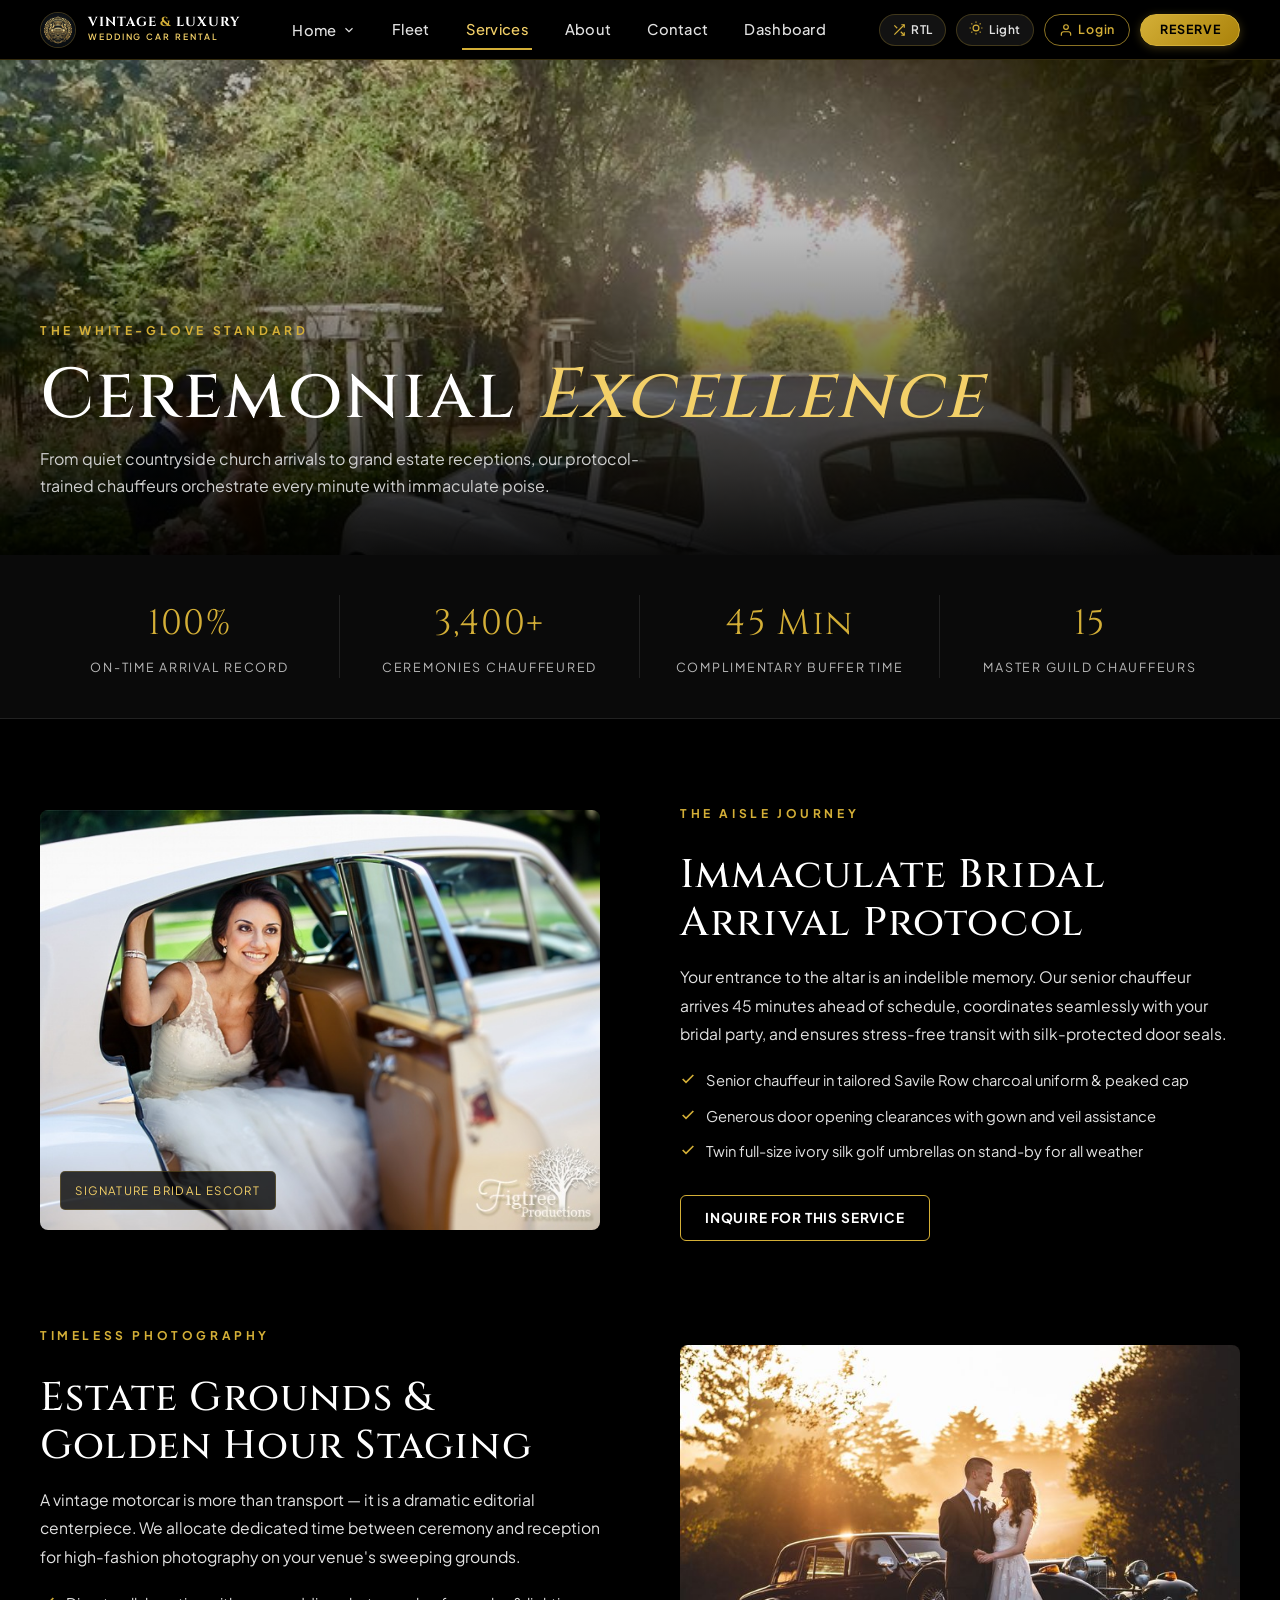
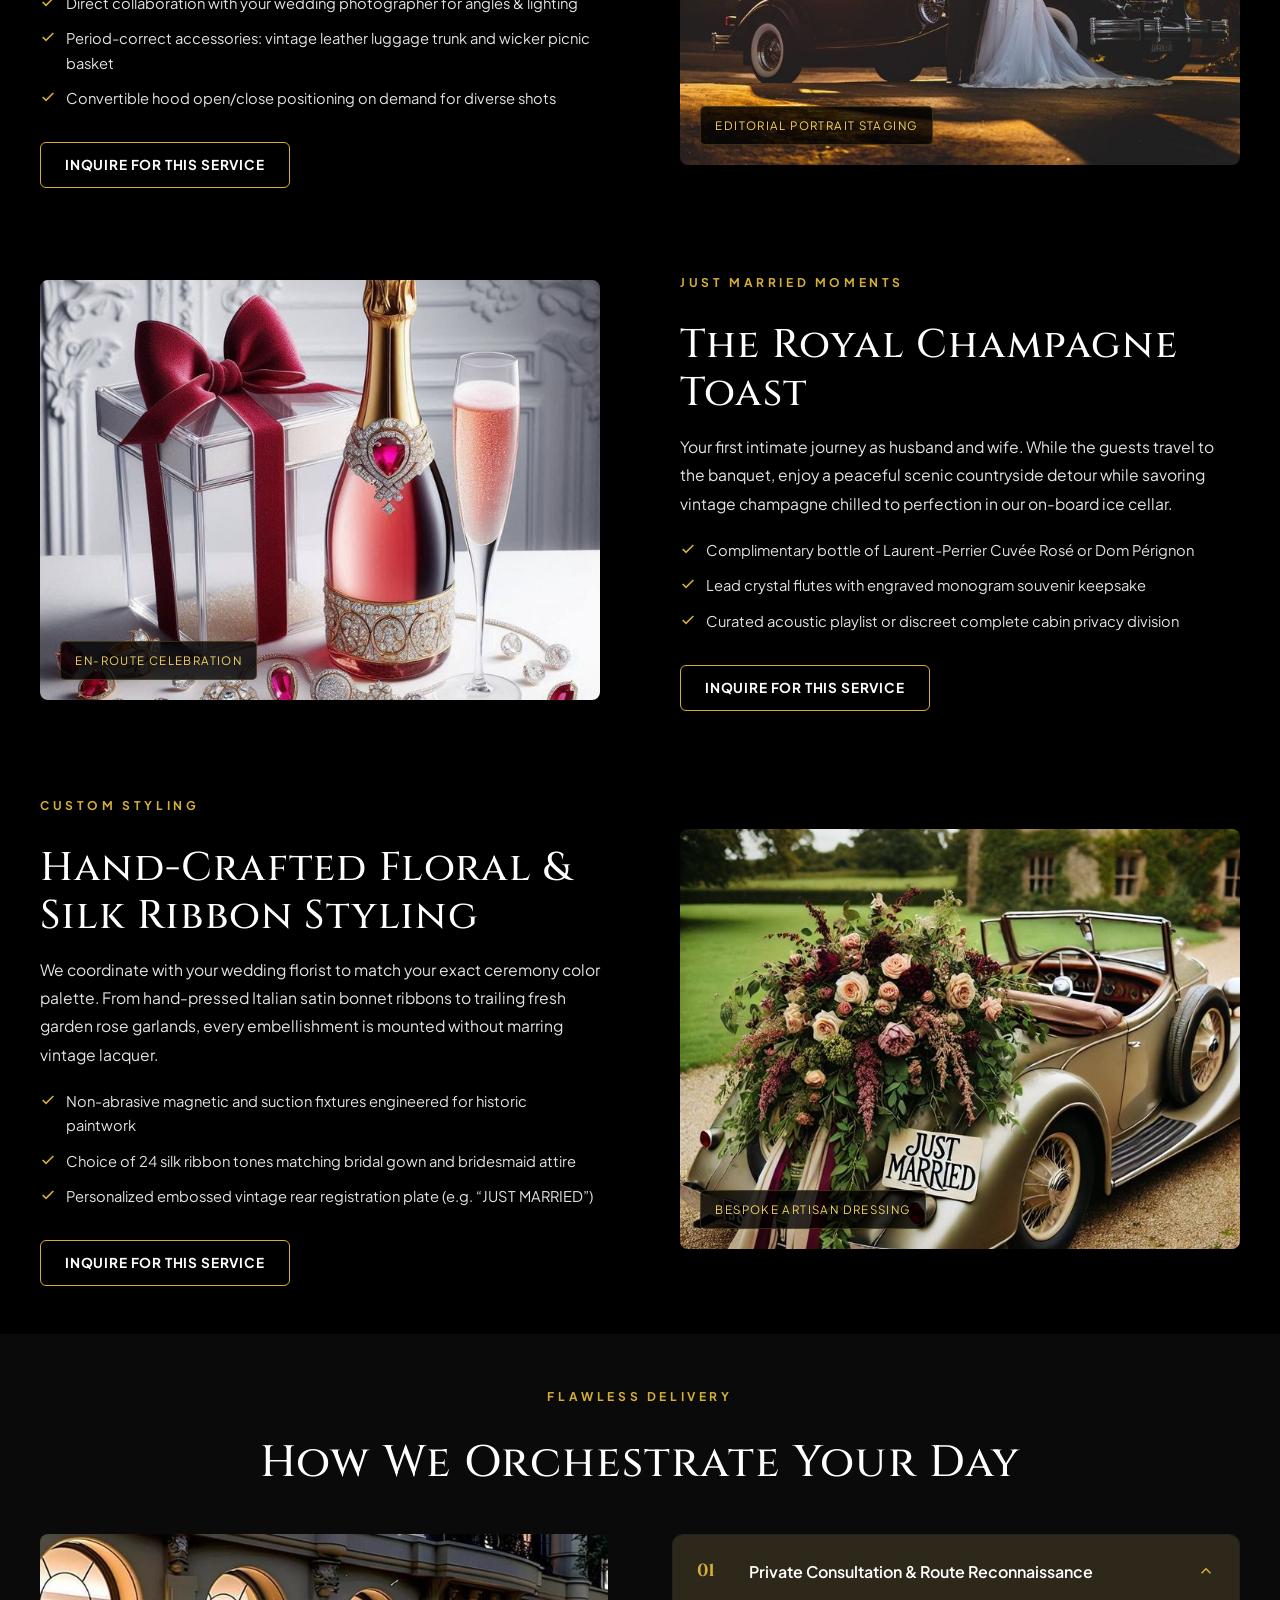
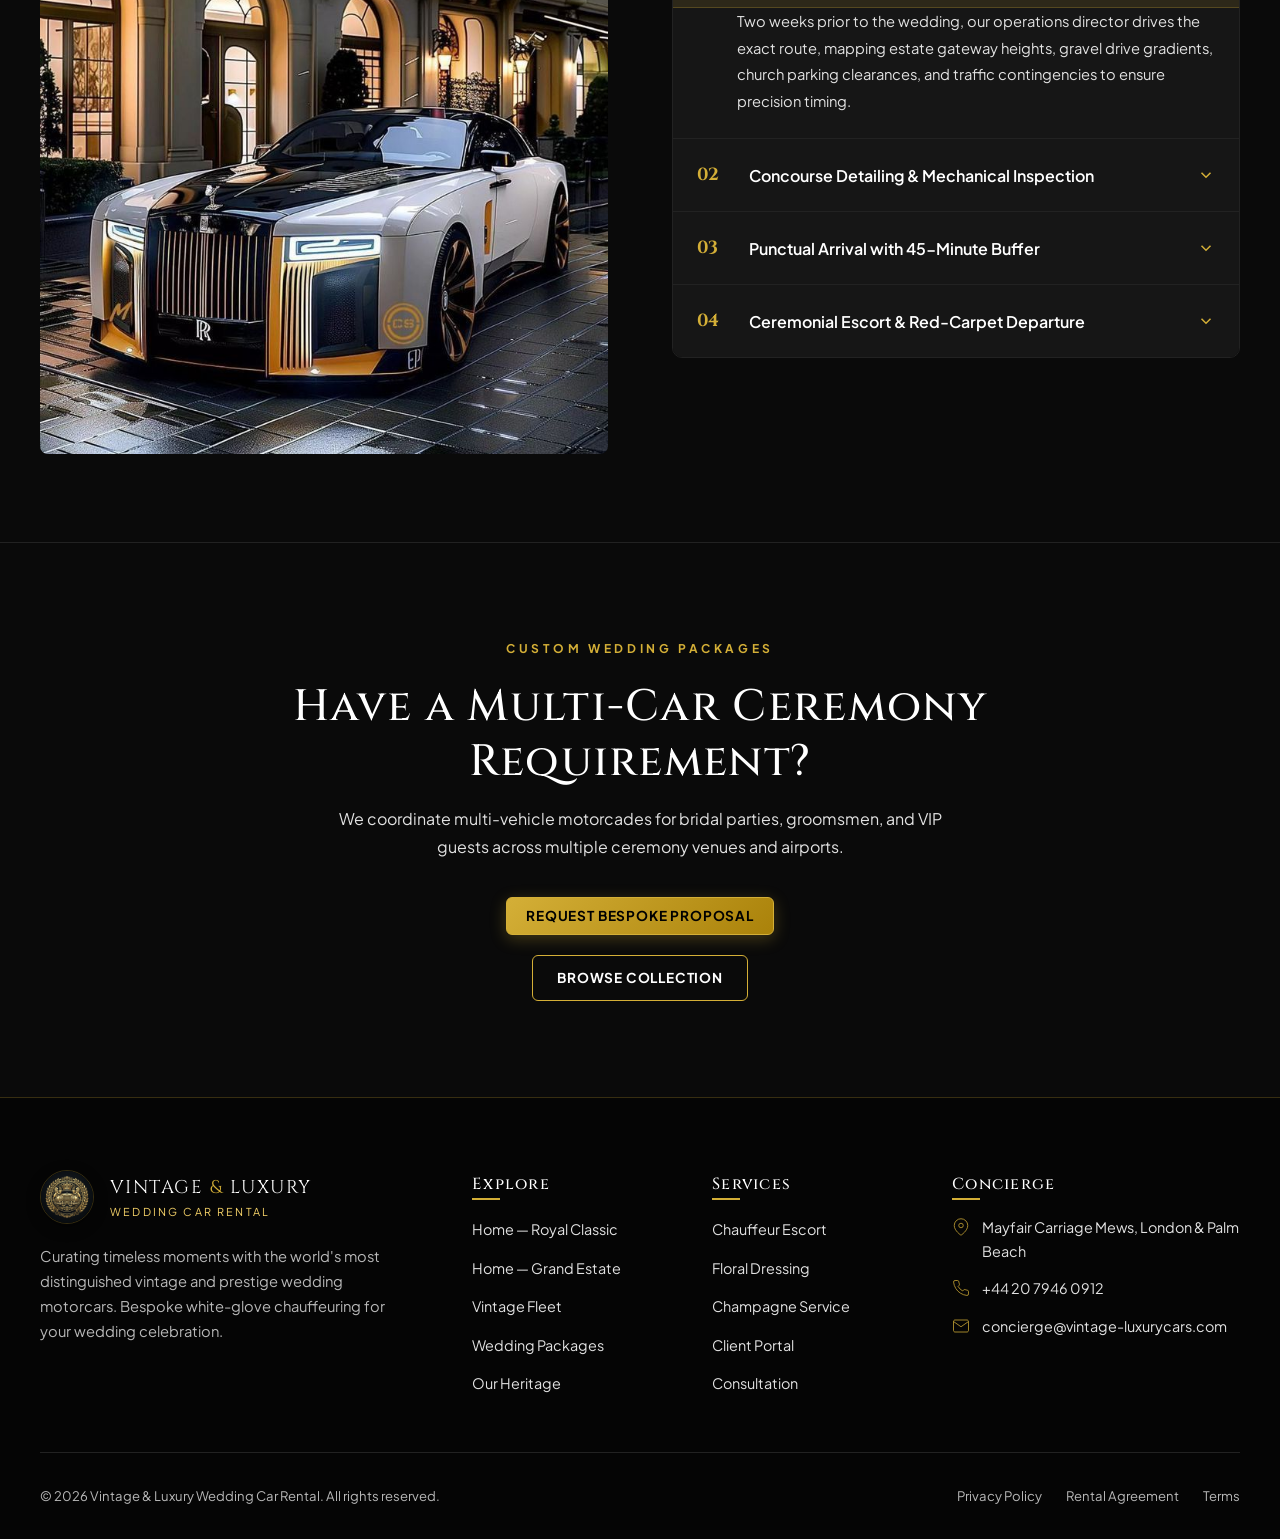
<file: services.html>
<!DOCTYPE html>
<html lang="en" dir="ltr">

<head>
  <meta charset="UTF-8">
  <meta name="viewport" content="width=device-width, initial-scale=1.0">
  <link rel="icon" type="image/png" sizes="32x32" href="assets/images/brand/favicon-32x32.png?v=7.0">
  <link rel="icon" type="image/png" sizes="64x64" href="assets/images/brand/favicon.png?v=7.0">
  <link rel="icon" type="image/png" sizes="1024x1024" href="assets/images/brand/logo.png?v=7.0">
  <link rel="shortcut icon" href="assets/images/brand/favicon.ico?v=7.0">
  <link rel="apple-touch-icon" href="assets/images/brand/apple-touch-icon.png?v=7.0">
  <title>Vintage &amp; Luxury — Wedding Car Rental</title>
  <meta name="description"
    content="Discover our white-glove wedding car services: ceremonial bridal escorts, estate photoshoot positioning, champagne toast celebrations, and bespoke floral ribbon dressing.">
  <link rel="stylesheet" href="assets/css/style.css?v=3.3">
  <link rel="stylesheet" href="assets/css/responsive.css?v=3.1">
</head>

<body>

  <!-- PAGE LOADER -->
  <div class="page-loader" id="pageLoader" aria-label="Loading">
    <div class="loader-brand-box">
      <img src="assets/images/brand/logo.png" alt="Vintage &amp; Luxury Emblem" class="loader-logo-img">
      <div class="loader-title">Wedding Services</div>
      <div class="loader-bar-wrap">
        <div class="loader-progress"></div>
      </div>
    </div>
  </div>

  <!-- HEADER -->
  <header class="site-header" id="siteHeader">
    <div class="container-custom header-inner">
      <a href="index.html" class="header-brand" aria-label="Vintage &amp; Luxury Wedding Car Rental">
        <div class="brand-logo-wrap">
          <img src="assets/images/brand/logo.png" alt="Brand Emblem" class="brand-logo-img">
        </div>
        <div class="brand-text-block">
          <span class="brand-title">VINTAGE <span>&amp;</span> LUXURY</span>
          <span class="brand-tagline">Wedding Car Rental</span>
        </div>
      </a>

      <nav class="desktop-nav" aria-label="Primary Navigation">
        <ul class="nav-list">
          <li class="nav-item nav-dropdown" id="navDropdownHome">
            <button type="button" class="nav-link" id="homeDropdownBtn" aria-expanded="false" aria-haspopup="true">
              Home
              <svg class="dropdown-arrow-icon" viewBox="0 0 24 24" fill="none">
                <polyline points="6 9 12 15 18 9"></polyline>
              </svg>
            </button>
            <div class="dropdown-menu">
              <a href="index.html" class="dropdown-item">Home 1 — Royal Classic <span
                  class="dropdown-badge">Default</span></a>
              <a href="home-2.html" class="dropdown-item">Home 2 — Grand Estate <span
                  class="dropdown-badge">Modern</span></a>
            </div>
          </li>
          <li class="nav-item"><a href="fleet.html" class="nav-link">Fleet</a></li>
          <li class="nav-item"><a href="services.html" class="nav-link active">Services</a></li>
          <li class="nav-item"><a href="about.html" class="nav-link">About</a></li>
          
          <li class="nav-item"><a href="contact.html" class="nav-link">Contact</a></li>
          <li class="nav-item"><a href="dashboard.html" class="nav-link">Dashboard</a></li>
        </ul>
      </nav>

      <div class="header-actions">
        <button type="button" class="control-pill-btn rtl-toggle-btn" aria-label="Switch Direction">
          <svg class="control-icon" viewBox="0 0 24 24">
            <polyline points="16 3 21 3 21 8"></polyline>
            <line x1="4" y1="20" x2="21" y2="3"></line>
            <polyline points="21 16 21 21 16 21"></polyline>
            <line x1="15" y1="15" x2="21" y2="21"></line>
            <line x1="4" y1="4" x2="9" y2="9"></line>
          </svg>
          <span class="rtl-text">RTL</span>
        </button>
        <button type="button" class="control-pill-btn theme-toggle-btn" aria-label="Switch Theme">
          <span class="theme-icon-wrap">
            <svg class="control-icon" viewBox="0 0 24 24">
              <circle cx="12" cy="12" r="5"></circle>
              <line x1="12" y1="1" x2="12" y2="3"></line>
              <line x1="12" y1="21" x2="12" y2="23"></line>
              <line x1="4.22" y1="4.22" x2="5.64" y2="5.64"></line>
              <line x1="18.36" y1="18.36" x2="19.78" y2="19.78"></line>
              <line x1="1" y1="12" x2="3" y2="12"></line>
              <line x1="21" y1="12" x2="23" y2="12"></line>
              <line x1="4.22" y1="19.78" x2="5.64" y2="18.36"></line>
              <line x1="18.36" y1="5.64" x2="19.78" y2="4.22"></line>
            </svg>
          </span>
          <span class="theme-text">Light</span>
        </button>
        <a href="login.html" class="btn-login-header">
          <svg viewBox="0 0 24 24" stroke-width="2" stroke-linecap="round" stroke-linejoin="round">
            <path d="M20 21v-2a4 4 0 0 0-4-4H8a4 4 0 0 0-4 4v2"/>
            <circle cx="12" cy="7" r="4"/>
          </svg>
          Login
        </a>
        <a href="contact.html" class="btn-gold-primary header-reserve-btn">Reserve</a>
        <button type="button" class="mobile-toggle-btn" id="mobileMenuBtn" aria-label="Open Menu">
          <svg viewBox="0 0 24 24" fill="none" stroke="currentColor" stroke-width="2">
            <line x1="3" y1="6" x2="21" y2="6"></line>
            <line x1="3" y1="12" x2="21" y2="12"></line>
            <line x1="3" y1="18" x2="21" y2="18"></line>
          </svg>
        </button>
      </div>
    </div>
  </header>

  <!-- MOBILE DRAWER -->
  <div class="mobile-drawer-overlay" id="mobileDrawerOverlay"></div>
  <aside class="mobile-drawer" id="mobileDrawer" aria-label="Mobile Navigation">
        <div class="mobile-drawer-header">
      <button type="button" class="mobile-close-btn" id="mobileCloseBtn" aria-label="Close Menu">
        <svg width="20" height="20" viewBox="0 0 24 24" fill="none" stroke="currentColor" stroke-width="2">
          <line x1="18" y1="6" x2="6" y2="18"></line>
          <line x1="6" y1="6" x2="18" y2="18"></line>
        </svg>
      </button>
    </div>
    <ul class="mobile-nav-list">
      <li class="mobile-accordion-item" id="mobileHomeAccordion">
        <button type="button" class="mobile-accordion-btn" id="mobileHomeAccordionBtn" aria-expanded="false">
          <span>Home</span>
          <svg class="dropdown-arrow-icon" viewBox="0 0 24 24" fill="none">
            <polyline points="6 9 12 15 18 9"></polyline>
          </svg>
        </button>
        <div class="mobile-accordion-content">
          <a href="index.html" class="mobile-sub-link">Home 1 — Royal Classic</a>
          <a href="home-2.html" class="mobile-sub-link">Home 2 — Grand Estate</a>
        </div>
      </li>
      <li><a href="fleet.html" class="mobile-nav-link">Fleet</a></li>
      <li><a href="services.html" class="mobile-nav-link active">Services</a></li>
      <li><a href="about.html" class="mobile-nav-link">About</a></li>
      
      <li><a href="contact.html" class="mobile-nav-link">Contact</a></li>
      <li><a href="dashboard.html" class="mobile-nav-link">Dashboard</a></li>
    </ul>
    <div class="mobile-controls-wrap">
      <div class="mobile-controls-row">
        <button type="button" class="control-pill-btn rtl-toggle-btn control-pill-flex" aria-label="Switch Direction">
          <svg class="control-icon" viewBox="0 0 24 24" width="14" height="14">
            <polyline points="16 3 21 3 21 8"></polyline>
            <line x1="4" y1="20" x2="21" y2="3"></line>
            <polyline points="21 16 21 21 16 21"></polyline>
            <line x1="15" y1="15" x2="21" y2="21"></line>
            <line x1="4" y1="4" x2="9" y2="9"></line>
          </svg>
          <span class="rtl-text">RTL</span>
        </button>
        <button type="button" class="control-pill-btn theme-toggle-btn control-pill-flex" aria-label="Switch Theme">
          <span class="theme-icon-wrap">
            <svg class="control-icon" viewBox="0 0 24 24" width="14" height="14">
              <circle cx="12" cy="12" r="5"></circle>
              <line x1="12" y1="1" x2="12" y2="3"></line>
              <line x1="12" y1="21" x2="12" y2="23"></line>
              <line x1="4.22" y1="4.22" x2="5.64" y2="5.64"></line>
              <line x1="18.36" y1="18.36" x2="19.78" y2="19.78"></line>
              <line x1="1" y1="12" x2="3" y2="12"></line>
              <line x1="21" y1="12" x2="23" y2="12"></line>
              <line x1="4.22" y1="19.78" x2="5.64" y2="18.36"></line>
              <line x1="18.36" y1="5.64" x2="19.78" y2="4.22"></line>
            </svg>
          </span>
          <span class="theme-text">Light</span>
        </button>
      </div>
      <div style="display:flex;flex-direction:column;gap:0.6rem;margin-top:1rem;">
        <a href="contact.html" class="btn-gold-primary mobile-cta-full">Reserve Fleet</a>
        <a href="login.html" class="btn-login-header mobile-cta-full" style="justify-content:center;height:38px;border-radius:6px;">
          <svg viewBox="0 0 24 24" width="16" height="16" stroke="currentColor" fill="none" stroke-width="2" stroke-linecap="round" stroke-linejoin="round">
            <path d="M20 21v-2a4 4 0 0 0-4-4H8a4 4 0 0 0-4 4v2" />
            <circle cx="12" cy="7" r="4" />
          </svg>
          VIP Login
        </a>
      </div>
    </div>
  </aside>

  <main id="mainContent">

    <!-- SERVICES HERO -->
    <section class="svc-hero" aria-label="Services Hero">
      <img src="assets/images/services/p10.jpg" alt="Wedding couple arriving at chapel in vintage motorcar"
        class="svc-hero-img">
      <div class="svc-hero-overlay"></div>
      <div class="container-custom svc-hero-content">
        <div class="section-eyebrow">The White-Glove Standard</div>
        <h1 class="svc-hero-heading font-serif">Ceremonial <em>Excellence</em></h1>
        <p class="svc-hero-sub">From quiet countryside church arrivals to grand estate receptions, our protocol-trained
          chauffeurs orchestrate every minute with immaculate poise.</p>
      </div>
    </section>

    <!-- STATS RIBBON -->
    <section class="svc-stats-ribbon" aria-label="Performance Metrics">
      <div class="container-custom">
        <div class="svc-stats-row">
          <div class="svc-stat-cell">
            <div class="svc-stat-num">100%</div>
            <div class="svc-stat-lbl">On-Time Arrival Record</div>
          </div>
          <div class="svc-stat-cell">
            <div class="svc-stat-num">3,400+</div>
            <div class="svc-stat-lbl">Ceremonies Chauffeured</div>
          </div>
          <div class="svc-stat-cell">
            <div class="svc-stat-num">45 Min</div>
            <div class="svc-stat-lbl">Complimentary Buffer Time</div>
          </div>
          <div class="svc-stat-cell">
            <div class="svc-stat-num">15</div>
            <div class="svc-stat-lbl">Master Guild Chauffeurs</div>
          </div>
        </div>
      </div>
    </section>

    <!-- OVERVIEW SECTION: EDITORIAL VISUAL BLOCKS -->
    <section class="svc-overview-section" aria-label="Wedding Experiences">
      <div class="container-custom">

        <!-- Block 1: Bridal Entrance -->
        <article class="svc-overview-grid reveal-up">
          <div class="svc-overview-img-frame">
            <img src="assets/images/services/p5.jpg"
              alt="Bride stepping out of classic vintage car with chauffeur holding door" loading="lazy">
            <div class="svc-overview-img-tag">Signature Bridal Escort</div>
          </div>
          <div class="svc-overview-text">
            <div class="section-eyebrow">The Aisle Journey</div>
            <h2 class="svc-overview-heading font-serif">Immaculate Bridal Arrival Protocol</h2>
            <p class="svc-overview-body">Your entrance to the altar is an indelible memory. Our senior chauffeur arrives
              45 minutes ahead of schedule, coordinates seamlessly with your bridal party, and ensures stress-free
              transit with silk-protected door seals.</p>
            <ul class="svc-overview-checklist">
              <li class="svc-overview-check-item">
                <svg class="svc-check-icon" viewBox="0 0 24 24">
                  <polyline points="20 6 9 17 4 12"></polyline>
                </svg>
                <span>Senior chauffeur in tailored Savile Row charcoal uniform &amp; peaked cap</span>
              </li>
              <li class="svc-overview-check-item">
                <svg class="svc-check-icon" viewBox="0 0 24 24">
                  <polyline points="20 6 9 17 4 12"></polyline>
                </svg>
                <span>Generous door opening clearances with gown and veil assistance</span>
              </li>
              <li class="svc-overview-check-item">
                <svg class="svc-check-icon" viewBox="0 0 24 24">
                  <polyline points="20 6 9 17 4 12"></polyline>
                </svg>
                <span>Twin full-size ivory silk golf umbrellas on stand-by for all weather</span>
              </li>
            </ul>
            <a href="contact.html?service=bridal-escort" class="btn-gold-outline">Inquire For This Service</a>
          </div>
        </article>

        <!-- Block 2: Sunset Editorial Photoshoot (Reverse Layout) -->
        <article class="svc-overview-grid svc-overview-grid--reverse reveal-up">
          <div class="svc-overview-img-frame">
            <img src="assets/images/services/p6.jpg"
              alt="Newlywed couple posing beside vintage motorcar during golden hour" loading="lazy">
            <div class="svc-overview-img-tag">Editorial Portrait Staging</div>
          </div>
          <div class="svc-overview-text">
            <div class="section-eyebrow">Timeless Photography</div>
            <h2 class="svc-overview-heading font-serif">Estate Grounds &amp; Golden Hour Staging</h2>
            <p class="svc-overview-body">A vintage motorcar is more than transport — it is a dramatic editorial
              centerpiece. We allocate dedicated time between ceremony and reception for high-fashion photography on
              your venue's sweeping grounds.</p>
            <ul class="svc-overview-checklist">
              <li class="svc-overview-check-item">
                <svg class="svc-check-icon" viewBox="0 0 24 24">
                  <polyline points="20 6 9 17 4 12"></polyline>
                </svg>
                <span>Direct collaboration with your wedding photographer for angles &amp; lighting</span>
              </li>
              <li class="svc-overview-check-item">
                <svg class="svc-check-icon" viewBox="0 0 24 24">
                  <polyline points="20 6 9 17 4 12"></polyline>
                </svg>
                <span>Period-correct accessories: vintage leather luggage trunk and wicker picnic basket</span>
              </li>
              <li class="svc-overview-check-item">
                <svg class="svc-check-icon" viewBox="0 0 24 24">
                  <polyline points="20 6 9 17 4 12"></polyline>
                </svg>
                <span>Convertible hood open/close positioning on demand for diverse shots</span>
              </li>
            </ul>
            <a href="contact.html?service=photoshoot" class="btn-gold-outline">Inquire For This Service</a>
          </div>
        </article>

        <!-- Block 3: Champagne Toast Celebration -->
        <article class="svc-overview-grid reveal-up">
          <div class="svc-overview-img-frame">
            <img src="assets/images/services/p7.jpg"
              alt="Crystal champagne flutes and chilled champagne inside vintage luxury car" loading="lazy">
            <div class="svc-overview-img-tag">En-Route Celebration</div>
          </div>
          <div class="svc-overview-text">
            <div class="section-eyebrow">Just Married Moments</div>
            <h2 class="svc-overview-heading font-serif">The Royal Champagne Toast</h2>
            <p class="svc-overview-body">Your first intimate journey as husband and wife. While the guests travel to the
              banquet, enjoy a peaceful scenic countryside detour while savoring vintage champagne chilled to perfection
              in our on-board ice cellar.</p>
            <ul class="svc-overview-checklist">
              <li class="svc-overview-check-item">
                <svg class="svc-check-icon" viewBox="0 0 24 24">
                  <polyline points="20 6 9 17 4 12"></polyline>
                </svg>
                <span>Complimentary bottle of Laurent-Perrier Cuvée Rosé or Dom Pérignon</span>
              </li>
              <li class="svc-overview-check-item">
                <svg class="svc-check-icon" viewBox="0 0 24 24">
                  <polyline points="20 6 9 17 4 12"></polyline>
                </svg>
                <span>Lead crystal flutes with engraved monogram souvenir keepsake</span>
              </li>
              <li class="svc-overview-check-item">
                <svg class="svc-check-icon" viewBox="0 0 24 24">
                  <polyline points="20 6 9 17 4 12"></polyline>
                </svg>
                <span>Curated acoustic playlist or discreet complete cabin privacy division</span>
              </li>
            </ul>
            <a href="contact.html?service=champagne-toast" class="btn-gold-outline">Inquire For This Service</a>
          </div>
        </article>

        <!-- Block 4: Floral Ribbon Dressing (Reverse Layout) -->
        <article class="svc-overview-grid svc-overview-grid--reverse reveal-up">
          <div class="svc-overview-img-frame">
            <img src="assets/images/services/p8.jpg"
              alt="Artisan fresh flower garland and satin ribbon dressing on vintage car hood" loading="lazy">
            <div class="svc-overview-img-tag">Bespoke Artisan Dressing</div>
          </div>
          <div class="svc-overview-text">
            <div class="section-eyebrow">Custom Styling</div>
            <h2 class="svc-overview-heading font-serif">Hand-Crafted Floral &amp; Silk Ribbon Styling</h2>
            <p class="svc-overview-body">We coordinate with your wedding florist to match your exact ceremony color
              palette. From hand-pressed Italian satin bonnet ribbons to trailing fresh garden rose garlands, every
              embellishment is mounted without marring vintage lacquer.</p>
            <ul class="svc-overview-checklist">
              <li class="svc-overview-check-item">
                <svg class="svc-check-icon" viewBox="0 0 24 24">
                  <polyline points="20 6 9 17 4 12"></polyline>
                </svg>
                <span>Non-abrasive magnetic and suction fixtures engineered for historic paintwork</span>
              </li>
              <li class="svc-overview-check-item">
                <svg class="svc-check-icon" viewBox="0 0 24 24">
                  <polyline points="20 6 9 17 4 12"></polyline>
                </svg>
                <span>Choice of 24 silk ribbon tones matching bridal gown and bridesmaid attire</span>
              </li>
              <li class="svc-overview-check-item">
                <svg class="svc-check-icon" viewBox="0 0 24 24">
                  <polyline points="20 6 9 17 4 12"></polyline>
                </svg>
                <span>Personalized embossed vintage rear registration plate (e.g. &ldquo;JUST MARRIED&rdquo;)</span>
              </li>
            </ul>
            <a href="contact.html?service=floral-styling" class="btn-gold-outline">Inquire For This Service</a>
          </div>
        </article>

      </div>
    </section>

    <!-- PROCESS ACCORDION SECTION -->
    <section class="svc-process-section" aria-label="Our Operational Process">
      <div class="container-custom">
        <div class="svc-process-header reveal-up">
          <div class="section-eyebrow">Flawless Delivery</div>
          <h2 class="svc-process-title font-serif">How We Orchestrate Your Day</h2>
        </div>

        <div class="svc-process-grid">
          <!-- Sticky Visual Column -->
          <div class="svc-process-img-col reveal-left">
            <img src="assets/images/sections/p9.jpg"
              alt="Senior chauffeur checking pocket watch beside classic Rolls-Royce" loading="lazy">
          </div>

          <!-- Accordion Column -->
          <div class="svc-accordion-list reveal-right">

            <div class="svc-accordion-item">
              <button type="button" class="svc-accordion-trigger" aria-expanded="true">
                <span class="svc-accordion-num">01</span>
                <span class="svc-accordion-label">Private Consultation &amp; Route Reconnaissance</span>
                <svg class="svc-accordion-chevron" viewBox="0 0 24 24">
                  <polyline points="6 9 12 15 18 9"></polyline>
                </svg>
              </button>
              <div class="svc-accordion-body is-open">
                <div class="svc-accordion-content">
                  Two weeks prior to the wedding, our operations director drives the exact route, mapping estate gateway
                  heights, gravel drive gradients, church parking clearances, and traffic contingencies to ensure
                  precision timing.
                </div>
              </div>
            </div>

            <div class="svc-accordion-item">
              <button type="button" class="svc-accordion-trigger" aria-expanded="false">
                <span class="svc-accordion-num">02</span>
                <span class="svc-accordion-label">Concourse Detailing &amp; Mechanical Inspection</span>
                <svg class="svc-accordion-chevron" viewBox="0 0 24 24">
                  <polyline points="6 9 12 15 18 9"></polyline>
                </svg>
              </button>
              <div class="svc-accordion-body">
                <div class="svc-accordion-content">
                  At dawn on your wedding day, your motorcar receives a 5-hour hand polish using Swissvax carnauba wax,
                  leather nourishment, mechanical pre-flight checks, and temperature calibration inside our
                  humidity-controlled facility.
                </div>
              </div>
            </div>

            <div class="svc-accordion-item">
              <button type="button" class="svc-accordion-trigger" aria-expanded="false">
                <span class="svc-accordion-num">03</span>
                <span class="svc-accordion-label">Punctual Arrival with 45-Minute Buffer</span>
                <svg class="svc-accordion-chevron" viewBox="0 0 24 24">
                  <polyline points="6 9 12 15 18 9"></polyline>
                </svg>
              </button>
              <div class="svc-accordion-body">
                <div class="svc-accordion-content">
                  Your chauffeur arrives at the collection address 45 minutes before scheduled departure. This provides
                  complete peace of mind, unhurried bridal portraits by the car, and seamless coordination with the
                  bride's parents.
                </div>
              </div>
            </div>

            <div class="svc-accordion-item">
              <button type="button" class="svc-accordion-trigger" aria-expanded="false">
                <span class="svc-accordion-num">04</span>
                <span class="svc-accordion-label">Ceremonial Escort &amp; Red-Carpet Departure</span>
                <svg class="svc-accordion-chevron" viewBox="0 0 24 24">
                  <polyline points="6 9 12 15 18 9"></polyline>
                </svg>
              </button>
              <div class="svc-accordion-body">
                <div class="svc-accordion-content">
                  Following the vows and petal confetti recessional, your chauffeur greets you with chilled champagne,
                  opens the hand-trimmed carriage doors, and whisks you away on an unforgettable victory drive to your
                  reception feast.
                </div>
              </div>
            </div>

          </div>
        </div>
      </div>
    </section>

    <!-- SERVICES CTA STRIP -->
    <section class="fleet-cta-strip" aria-label="Bespoke Inquiries">
      <div class="container-custom fleet-cta-strip-inner">
        <div>
          <div class="section-eyebrow">Custom Wedding Packages</div>
          <h2 class="fleet-cta-strip-title">Have a Multi-Car Ceremony Requirement?</h2>
          <p class="fleet-cta-strip-desc">We coordinate multi-vehicle motorcades for bridal parties, groomsmen, and VIP
            guests across multiple ceremony venues and airports.</p>
        </div>
        <div class="fleet-cta-actions">
          <a href="login.html" class="btn-gold-primary">Request Bespoke Proposal</a>
          <a href="fleet.html" class="btn-gold-outline">Browse Collection</a>
        </div>
      </div>
    </section>

  </main>

  <!-- SCROLL TO TOP -->
  <button type="button" class="scroll-top-btn" id="scrollTopBtn" aria-label="Scroll to top">
    <svg viewBox="0 0 24 24" fill="none" stroke="currentColor">
      <polyline points="18 15 12 9 6 15"></polyline>
    </svg>
  </button>

  <!-- FOOTER -->
  <footer class="site-footer">
    <div class="container-custom">
      <div class="footer-top-grid">
        <div class="footer-brand-col">
          <a href="index.html" class="footer-logo-row" aria-label="Vintage &amp; Luxury Home">
            <img src="assets/images/brand/logo.png" alt="Vintage &amp; Luxury Brand Emblem" class="footer-logo-img">
            <div>
              <div class="footer-brand-title">VINTAGE <span>&amp;</span> LUXURY</div>
              <div class="footer-brand-tagline">Wedding Car Rental</div>
            </div>
          </a>
          <p class="footer-desc">
            Curating timeless moments with the world's most distinguished vintage and prestige wedding motorcars.
            Bespoke white-glove chauffeuring for your wedding celebration.
          </p>
        </div>
        <div>
          <h4 class="footer-col-title">Explore</h4>
          <ul class="footer-links-list">
            <li><a href="index.html">Home — Royal Classic</a></li>
            <li><a href="home-2.html">Home — Grand Estate</a></li>
            <li><a href="fleet.html">Vintage Fleet</a></li>
            <li><a href="services.html">Wedding Packages</a></li>
            <li><a href="about.html">Our Heritage</a></li>
          </ul>
        </div>
        <div>
          <h4 class="footer-col-title">Services</h4>
          <ul class="footer-links-list">
            <li><a href="services.html">Chauffeur Escort</a></li>
            <li><a href="services.html">Floral Dressing</a></li>
            <li><a href="services.html">Champagne Service</a></li>
            <li><a href="dashboard.html">Client Portal</a></li>
            <li><a href="contact.html">Consultation</a></li>
          </ul>
        </div>
        <div>
          <h4 class="footer-col-title">Concierge</h4>
          <div class="footer-contact-info">
            <div class="footer-contact-item">
              <svg class="footer-contact-icon" viewBox="0 0 24 24" fill="none">
                <path d="M21 10c0 7-9 13-9 13s-9-6-9-13a9 9 0 0 1 18 0z"></path>
                <circle cx="12" cy="10" r="3"></circle>
              </svg>
              <span>Mayfair Carriage Mews, London &amp; Palm Beach</span>
            </div>
            <div class="footer-contact-item">
              <svg class="footer-contact-icon" viewBox="0 0 24 24" fill="none">
                <path
                  d="M22 16.92v3a2 2 0 0 1-2.18 2 19.79 19.79 0 0 1-8.63-3.07 19.5 19.5 0 0 1-6-6 19.79 19.79 0 0 1-3.07-8.67A2 2 0 0 1 4.11 2h3a2 2 0 0 1 2 1.72 12.84 12.84 0 0 0 .7 2.81 2 2 0 0 1-.45 2.11L8.09 9.91a16 16 0 0 0 6 6l1.27-1.27a2 2 0 0 1 2.11-.45 12.84 12.84 0 0 0 2.81.7A2 2 0 0 1 22 16.92z">
                </path>
              </svg>
              <span>+44 20 7946 0912</span>
            </div>
            <div class="footer-contact-item">
              <svg class="footer-contact-icon" viewBox="0 0 24 24" fill="none">
                <path d="M4 4h16c1.1 0 2 .9 2 2v12c0 1.1-.9 2-2 2H4c-1.1 0-2-.9-2-2V6c0-1.1.9-2 2-2z"></path>
                <polyline points="22,6 12,13 2,6"></polyline>
              </svg>
              <span>concierge@vintage-luxurycars.com</span>
            </div>
          </div>
        </div>
      </div>
      <div class="footer-bottom">
        <div>&copy; 2026 Vintage &amp; Luxury Wedding Car Rental. All rights reserved.</div>
        <div class="footer-bottom-links">
          <a href="#">Privacy Policy</a>
          <a href="#">Rental Agreement</a>
          <a href="#">Terms</a>
        </div>
      </div>
    </div>
  </footer>

  <script src="assets/js/main.js?v=3.2"></script>
</body>

</html>
</file>
<file: assets/css/style.css>
/* ==========================================================================
   VINTAGE & LUXURY WEDDING CAR RENTAL — MASTER STYLESHEET
   Phase 02: Global Design System & Core Components
   ========================================================================== */

@import url('https://fonts.googleapis.com/css2?family=Cinzel:wght@400;500;600;700;800&family=Plus+Jakarta+Sans:wght@300;400;500;600;700&display=swap');

/* --- CSS Variables & Design Tokens --- */
:root {
  /* Dark Mode Default (Mandatory deep black #000000) */
  --bg-primary: #000000;
  --bg-surface: #0a0a0a;
  --bg-surface-elevated: #121212;
  --bg-surface-card: #161616;
  --bg-surface-hover: #1c1a16;

  /* Accent Gold Hierarchy */
  --gold-primary: #D4AF37;
  --gold-light: #F3D068;
  --gold-dark: #AA820A;
  --gold-subtle: rgba(212, 175, 55, 0.12);
  --gold-glow: rgba(212, 175, 55, 0.28);
  --gold-border: rgba(212, 175, 55, 0.24);
  --gold-border-bright: rgba(212, 175, 55, 0.65);

  /* High-Contrast Typography */
  --text-primary: #FFFFFF;
  --text-secondary: #E2E2E2;
  --text-muted: #B8B8B8;
  --text-inverse: #000000;

  /* Borders & Dividers */
  --border-subtle: #222222;
  --border-strong: #333333;

  /* Typography Stacks */
  --font-heading: 'Cinzel', serif, Georgia;
  --font-body: 'Plus Jakarta Sans', sans-serif, -apple-system, BlinkMacSystemFont;

  /* Header Height & Spacing (Elegant Luxury Proportions) */
  --header-height: 60px;
  --transition-fast: 0.2s cubic-bezier(0.16, 1, 0.3, 1);
  --transition-smooth: 0.35s cubic-bezier(0.16, 1, 0.3, 1);
}

/* Light Mode Overrides (when explicitly toggled) */
[data-theme="light"] {
  --bg-primary: #FBF9F5;
  --bg-surface: #FFFFFF;
  --bg-surface-elevated: #F4EFE6;
  --bg-surface-card: #FFFFFF;
  --bg-surface-hover: #F8F3E9;

  --text-primary: #111111;
  --text-secondary: #2C2C2C;
  --text-muted: #555555;
  --text-inverse: #FFFFFF;

  --border-subtle: #E6E0D5;
  --border-strong: #D5CCBD;
  --gold-primary: #AA820A;
  --gold-light: #8C6A08;
  --gold-border: rgba(184, 134, 11, 0.35);
  --gold-border-bright: rgba(184, 134, 11, 0.8);
  --gold-subtle: rgba(184, 134, 11, 0.08);
}

/* --- Base Reset & Global Styles --- */
*,
*::before,
*::after {
  box-sizing: border-box;
  margin: 0;
  padding: 0;
}

html {
  scroll-behavior: smooth;
  font-size: 16px;
  background-color: var(--bg-primary);
  color: var(--text-primary);
}

html,
body {
  max-width: 100%;
  overflow-x: clip; /* clip (not hidden) — preserves position:sticky on the header */
}

body {
  font-family: var(--font-body);
  background-color: var(--bg-primary);
  color: var(--text-secondary);
  line-height: 1.65;
  -webkit-font-smoothing: antialiased;
  -moz-osx-font-smoothing: grayscale;
  min-height: 100vh;
  display: flex;
  flex-direction: column;
}

/* Accessible focus ring */
:focus-visible {
  outline: 2px solid var(--gold-primary);
  outline-offset: 3px;
}

a {
  color: inherit;
  text-decoration: none;
  transition: color var(--transition-fast);
}

button {
  font-family: inherit;
  cursor: pointer;
  border: none;
  background: none;
}

img {
  max-width: 100%;
  height: auto;
  display: block;
}

/* Typography Helpers */
h1,
h2,
h3,
h4,
h5,
h6 {
  font-family: var(--font-heading);
  color: var(--text-primary);
  letter-spacing: 0.03em;
  font-weight: 500;
  line-height: 1.25;
}

/* Shared Container */
.container-custom {
  width: 100%;
  max-width: 1360px;
  margin-left: auto;
  margin-right: auto;
  padding-left: 1.5rem;
  padding-right: 1.5rem;
}

/* ==========================================================================
   PAGE LOADER
   ========================================================================== */
.page-loader {
  position: fixed;
  inset: 0;
  background-color: #000000;
  z-index: 99999;
  display: flex;
  flex-direction: column;
  align-items: center;
  justify-content: center;
  transition: opacity 0.5s cubic-bezier(0.16, 1, 0.3, 1), visibility 0.5s;
}

.page-loader.loader-hidden {
  opacity: 0;
  visibility: hidden;
  pointer-events: none;
}

.loader-brand-box {
  display: flex;
  flex-direction: column;
  align-items: center;
  text-align: center;
  animation: loaderPulse 2s infinite ease-in-out;
}

.loader-logo-img {
  width: 160px;
  height: auto;
  filter: drop-shadow(0 0 20px rgba(212, 175, 55, 0.45));
}

.loader-title {
  margin-top: 1.25rem;
  font-family: var(--font-heading);
  font-size: 1.15rem;
  letter-spacing: 0.25em;
  color: var(--gold-light);
  text-transform: uppercase;
}

.loader-bar-wrap {
  width: 180px;
  height: 2px;
  background-color: rgba(255, 255, 255, 0.12);
  margin-top: 1.5rem;
  overflow: hidden;
  position: relative;
  border-radius: 999px;
}

.loader-progress {
  width: 100%;
  height: 100%;
  background: linear-gradient(90deg, transparent, var(--gold-primary), #FFFFFF);
  animation: loaderSlide 1.2s infinite ease-in-out;
}

@keyframes loaderPulse {

  0%,
  100% {
    transform: scale(1);
    opacity: 0.95;
  }

  50% {
    transform: scale(1.03);
    opacity: 1;
  }
}

@keyframes loaderSlide {
  0% {
    transform: translateX(-100%);
  }

  100% {
    transform: translateX(100%);
  }
}

/* ==========================================================================
   HEADER & NAVIGATION
   Strictly one line on desktop: [Logo] [6 Nav Items] [RTL] [Dark] [CTA]
   ========================================================================== */
.site-header {
  position: sticky;
  top: 0;
  left: 0;
  width: 100%;
  max-width: 100vw;
  overflow-x: clip;
  height: var(--header-height);
  background-color: rgba(0, 0, 0, 0.88);
  backdrop-filter: blur(16px);
  -webkit-backdrop-filter: blur(16px);
  border-bottom: 1px solid var(--gold-border);
  z-index: 1000;
  transition: background-color var(--transition-smooth), border-color var(--transition-smooth);
}

[data-theme="light"] .site-header {
  background-color: rgba(251, 249, 245, 0.92);
}

.header-inner {
  height: 100%;
  display: flex;
  align-items: center;
  justify-content: space-between;
  gap: 1.5rem;
}

/* Brand Identity */
.header-brand {
  display: flex;
  align-items: center;
  gap: 0.75rem;
  flex-shrink: 0;
  transition: opacity 0.25s ease, visibility 0.25s ease;
}

/* When mobile menu button is clicked and drawer is open, hide brand name & logo in site header */
body.drawer-is-open .site-header .header-brand {
  opacity: 0 !important;
  visibility: hidden !important;
  pointer-events: none !important;
}

.brand-logo-wrap {
  width: 36px;
  height: 36px;
  display: flex;
  align-items: center;
  justify-content: center;
  border-radius: 50%;
  border: 1px solid var(--gold-border);
  background: #0d0f14;
  overflow: hidden;
  padding: 0;
  box-shadow: 0 2px 8px rgba(0, 0, 0, 0.35);
  transition: border-color var(--transition-fast), transform var(--transition-fast), box-shadow var(--transition-fast);
}

.header-brand:hover .brand-logo-wrap {
  border-color: var(--gold-light);
  transform: scale(1.06);
  box-shadow: 0 0 12px rgba(212, 175, 55, 0.35);
}

.brand-logo-img {
  width: 100%;
  height: 100%;
  object-fit: cover;
}

.brand-text-block {
  display: flex;
  flex-direction: column;
}

.brand-title {
  font-family: var(--font-heading);
  font-size: 0.82rem;
  font-weight: 700;
  letter-spacing: 0.07em;
  color: var(--text-primary);
  line-height: 1.1;
  white-space: nowrap;
}

.brand-title span {
  color: var(--gold-primary);
}

.brand-tagline {
  font-size: 0.54rem;
  font-weight: 600;
  letter-spacing: 0.22em;
  text-transform: uppercase;
  color: var(--gold-light);
  white-space: nowrap;
  margin-top: 1px;
}

[data-theme="light"] .brand-tagline,
[data-theme="light"] .footer-brand-tagline,
[data-theme="light"] .lp-brand-sub,
[data-theme="light"] .rp-brand-sub {
  color: #8C6A08 !important;
  font-weight: 700 !important;
}

/* Desktop Navigation (Balanced & Structured Layout) */
.desktop-nav {
  display: flex;
  align-items: center;
  justify-content: center;
  flex: 1;
  margin: 0 1.25rem;
}

.nav-list {
  display: flex;
  align-items: center;
  justify-content: center;
  list-style: none;
  gap: 1.85rem;
  margin: 0;
  padding: 0;
}

.nav-item {
  position: relative;
}

.nav-link {
  font-family: var(--font-body);
  font-size: 0.92rem;
  font-weight: 500;
  letter-spacing: 0.02em;
  color: var(--text-secondary);
  padding: 0.5rem 0.2rem;
  display: inline-flex;
  align-items: center;
  gap: 0.35rem;
  position: relative;
  white-space: nowrap;
}

.nav-link::after {
  content: '';
  position: absolute;
  bottom: 0;
  left: 0;
  width: 0;
  height: 2px;
  background-color: var(--gold-primary);
  transition: width var(--transition-smooth);
}

.nav-link:hover,
.nav-link.active {
  color: var(--gold-light) !important;
}

[data-theme="light"] .nav-link:hover,
[data-theme="light"] .nav-link.active {
  color: var(--gold-dark) !important;
}

.nav-link:hover::after,
.nav-link.active::after {
  width: 100%;
}

.nav-link.active .dropdown-arrow-icon {
  stroke: var(--gold-light) !important;
}

[data-theme="light"] .nav-link.active .dropdown-arrow-icon {
  stroke: var(--gold-dark) !important;
}

.dropdown-arrow-icon {
  width: 14px;
  height: 14px;
  stroke: currentColor;
  stroke-width: 2;
  transition: transform var(--transition-fast);
}

.nav-dropdown.is-open .dropdown-arrow-icon {
  transform: rotate(180deg);
}

/* Click-Only Dropdown Menu (No Hover allowed) */
.dropdown-menu {
  position: absolute;
  top: calc(100% + 14px);
  left: 0;
  min-width: 220px;
  background-color: #0c0c0c;
  border: 1px solid var(--gold-border);
  border-radius: 8px;
  padding: 0.6rem 0;
  box-shadow: 0 16px 36px rgba(0, 0, 0, 0.7);
  display: none;
  flex-direction: column;
  z-index: 1050;
  animation: dropdownFade 0.25s cubic-bezier(0.16, 1, 0.3, 1) forwards;
}

[data-theme="light"] .dropdown-menu {
  background-color: #FFFFFF;
  border-color: var(--border-strong);
  box-shadow: 0 16px 36px rgba(0, 0, 0, 0.12);
}

.nav-dropdown.is-open .dropdown-menu {
  display: flex;
}

@keyframes dropdownFade {
  from {
    opacity: 0;
    transform: translateY(6px);
  }

  to {
    opacity: 1;
    transform: translateY(0);
  }
}

.dropdown-item {
  padding: 0.65rem 1.25rem;
  font-size: 0.88rem;
  font-weight: 500;
  color: var(--text-secondary);
  display: flex;
  align-items: center;
  justify-content: space-between;
  transition: background-color var(--transition-fast), color var(--transition-fast);
}

.dropdown-item:hover,
.dropdown-item.active {
  background-color: rgba(212, 175, 55, 0.12);
  color: var(--gold-light);
}

.dropdown-badge {
  font-size: 0.68rem;
  padding: 0.15rem 0.45rem;
  border-radius: 4px;
  background-color: rgba(212, 175, 55, 0.18);
  color: var(--gold-light);
  border: 1px solid var(--gold-border);
}

/* Header Utilities & Actions */
.header-actions {
  display: flex;
  align-items: center;
  gap: 0.65rem;
  flex-shrink: 0;
}

/* Unique Styled Theme & RTL Controls */
.control-pill-btn {
  display: inline-flex;
  align-items: center;
  justify-content: center;
  height: 32px;
  padding: 0 0.75rem;
  gap: 0.35rem;
  background-color: var(--bg-surface-elevated);
  border: 1px solid var(--gold-border);
  border-radius: 999px;
  color: var(--text-secondary);
  font-size: 0.74rem;
  font-weight: 600;
  letter-spacing: 0.05em;
  transition: all var(--transition-fast);
}

.control-pill-btn:hover {
  border-color: var(--gold-primary);
  color: var(--text-primary); /* adaptive: #fff dark / #111 light */
  background-color: rgba(212, 175, 55, 0.12);
  transform: translateY(-1px);
  box-shadow: 0 0 0 1px rgba(212, 175, 55, 0.2);
}

.control-icon {
  width: 14px;
  height: 14px;
  stroke: var(--gold-primary);
  fill: none;
  stroke-width: 2;
}

/* Luxury Gold CTA Button */
.btn-gold-primary {
  display: inline-flex;
  align-items: center;
  justify-content: center;
  gap: 0.5rem;
  height: 38px;
  padding: 0 1.2rem;
  background: linear-gradient(135deg, #D4AF37 0%, #AA820A 100%);
  border: 1.5px solid #D4AF37;
  color: #000000 !important;
  font-family: var(--font-body);
  font-size: 0.85rem;
  font-weight: 700;
  letter-spacing: 0.06em;
  text-transform: uppercase;
  border-radius: 6px;
  box-shadow: 0 4px 16px rgba(212, 175, 55, 0.28);
  transition: all var(--transition-smooth);
  white-space: nowrap;
  box-sizing: border-box;
  vertical-align: middle;
  text-decoration: none;
}

.btn-gold-primary:hover {
  background: linear-gradient(135deg, #F3D068 0%, #C5A059 100%);
  border-color: #F3D068;
  box-shadow: 0 6px 22px rgba(212, 175, 55, 0.45);
  transform: translateY(-2px);
  color: #000000 !important;
}

/* Header Reserve CTA */
.header-reserve-btn,
.header-actions .btn-gold-primary {
  display: inline-flex;
  align-items: center;
  justify-content: center;
  gap: 0.35rem;
  height: 32px;
  padding: 0 1.15rem;
  background: linear-gradient(135deg, #D4AF37 0%, #AA820A 100%);
  border: 1px solid #D4AF37;
  color: #000000 !important;
  font-family: var(--font-body);
  font-size: 0.78rem;
  font-weight: 700;
  letter-spacing: 0.08em;
  text-transform: uppercase;
  border-radius: 999px;
  box-shadow: 0 2px 10px rgba(212, 175, 55, 0.28);
  transition: all var(--transition-smooth);
  white-space: nowrap;
  text-decoration: none;
  cursor: pointer;
}

.header-reserve-btn:hover,
.header-actions .btn-gold-primary:hover {
  background: linear-gradient(135deg, #F3D068 0%, #C5A059 100%);
  border-color: #F3D068;
  box-shadow: 0 4px 16px rgba(212, 175, 55, 0.45);
  transform: translateY(-1px);
  color: #000000 !important;
}

/* Header Login Button */
.btn-login-header {
  display: inline-flex;
  align-items: center;
  gap: 0.35rem;
  height: 32px;
  padding: 0 0.85rem;
  border: 1.5px solid var(--gold-border-bright);
  border-radius: 999px;
  background: transparent;
  color: var(--gold-primary);
  font-family: var(--font-body);
  font-size: 0.78rem;
  font-weight: 600;
  letter-spacing: 0.06em;
  text-decoration: none;
  white-space: nowrap;
  transition: all var(--transition-fast);
  cursor: pointer;
}

.btn-login-header svg {
  width: 14px;
  height: 14px;
  stroke: currentColor;
  fill: none;
  flex-shrink: 0;
}

.btn-login-header:hover {
  background: rgba(212, 175, 55, 0.12);
  border-color: var(--gold-primary);
  color: var(--gold-light);
  transform: translateY(-1px);
  box-shadow: 0 4px 14px rgba(212, 175, 55, 0.22);
}

[data-theme="light"] .btn-login-header {
  color: var(--gold-dark);
  border-color: rgba(184, 134, 11, 0.5);
}

[data-theme="light"] .btn-login-header:hover {
  background: rgba(184, 134, 11, 0.08);
  color: var(--gold-dark);
}

@media (max-width: 1150px) {
  .btn-login-header {
    display: none !important;
  }
}

/* Mobile Hamburger Toggle */
.mobile-toggle-btn {
  display: none;
  width: 30px;
  height: 30px;
  align-items: center;
  justify-content: center;
  border: 1px solid var(--gold-border);
  border-radius: 6px;
  background: var(--bg-surface-elevated);
  color: var(--gold-light);
  cursor: pointer;
}

.mobile-toggle-btn svg {
  width: 17px;
  height: 17px;
}

/* ==========================================================================
   MOBILE MENU DRAWER
   ========================================================================== */
.mobile-drawer-overlay {
  position: fixed;
  inset: 0;
  background-color: rgba(0, 0, 0, 0.85);
  backdrop-filter: blur(8px);
  z-index: 1099;
  opacity: 0;
  visibility: hidden;
  transition: opacity 0.3s ease, visibility 0.3s ease;
}

.mobile-drawer-overlay.is-active {
  opacity: 1;
  visibility: visible;
}

.mobile-drawer {
  position: fixed;
  top: 0;
  right: -320px;
  width: 300px;
  max-width: 85vw;
  height: 100%;
  background-color: #0d0d0d;
  border-left: 1px solid var(--gold-border);
  z-index: 1100;
  display: flex;
  flex-direction: column;
  padding: 1.1rem 1.25rem;
  transition: right 0.35s cubic-bezier(0.16, 1, 0.3, 1);
  overflow-y: auto;
}

[dir="rtl"] .mobile-drawer {
  right: auto;
  left: -320px;
  border-left: none;
  border-right: 1px solid var(--gold-border);
  transition: left 0.35s cubic-bezier(0.16, 1, 0.3, 1);
}

.mobile-drawer.is-active {
  right: 0;
}

[dir="rtl"] .mobile-drawer.is-active {
  left: 0;
}

/* Force mobile drawer and overlay to NEVER show on desktop screens (> 1150px) */
@media (min-width: 1151px) {
  .mobile-drawer,
  .mobile-drawer-overlay {
    display: none !important;
    visibility: hidden !important;
    opacity: 0 !important;
    pointer-events: none !important;
  }

  body.drawer-is-open {
    overflow: auto !important;
  }
}

.mobile-drawer-header {
  display: flex;
  align-items: center;
  justify-content: flex-end;
  padding-bottom: 0.65rem;
  border-bottom: 1px solid rgba(255, 255, 255, 0.1);
}

.mobile-drawer-header .header-brand {
  display: none !important;
}

.mobile-close-btn {
  width: 32px;
  height: 32px;
  display: flex;
  align-items: center;
  justify-content: center;
  border-radius: 50%;
  border: 1px solid var(--gold-border-bright);
  color: #FFFFFF !important;
  background-color: rgba(255, 255, 255, 0.06);
  transition: all var(--transition-fast);
  cursor: pointer;
}

.mobile-close-btn:hover {
  background-color: rgba(212, 175, 55, 0.2);
  border-color: var(--gold-primary);
  color: var(--gold-light) !important;
}

.mobile-nav-list {
  list-style: none;
  padding: 0.75rem 0;
  display: flex;
  flex-direction: column;
  gap: 0.35rem;
}

.mobile-nav-link {
  display: flex;
  align-items: center;
  justify-content: space-between;
  font-family: var(--font-body);
  font-size: 0.95rem;
  font-weight: 600;
  color: #FFFFFF !important;
  padding: 0.5rem 0;
  border-bottom: 1px solid rgba(255, 255, 255, 0.08);
  transition: all var(--transition-fast);
}

.mobile-nav-link:hover,
.mobile-nav-link.active {
  color: var(--gold-light) !important;
  padding-left: 0.35rem;
}

[dir="rtl"] .mobile-nav-link:hover,
[dir="rtl"] .mobile-nav-link.active {
  padding-left: 0;
  padding-right: 0.35rem;
}

/* Mobile Accordion for Home */
.mobile-accordion-btn {
  width: 100%;
  background: none;
  border: none;
  display: flex;
  align-items: center;
  justify-content: space-between;
  font-family: var(--font-body);
  font-size: 1.05rem;
  font-weight: 600;
  color: #FFFFFF !important;
  padding: 0.75rem 0;
  border-bottom: 1px solid rgba(255, 255, 255, 0.08);
  cursor: pointer;
  transition: color var(--transition-fast);
}

.mobile-accordion-btn:hover,
.mobile-accordion-btn.active,
.mobile-accordion-btn[aria-expanded="true"] {
  color: var(--gold-light) !important;
  padding-left: 0.35rem;
}

[dir="rtl"] .mobile-accordion-btn:hover,
[dir="rtl"] .mobile-accordion-btn.active,
[dir="rtl"] .mobile-accordion-btn[aria-expanded="true"] {
  padding-left: 0;
  padding-right: 0.35rem;
}

.mobile-accordion-btn .dropdown-arrow-icon {
  width: 16px;
  height: 16px;
  stroke: var(--gold-primary);
  stroke-width: 2.2;
}

.mobile-accordion-btn.active .dropdown-arrow-icon {
  stroke: var(--gold-light) !important;
}

.mobile-accordion-content {
  display: none;
  flex-direction: column;
  padding-left: 1rem;
  gap: 0.4rem;
  margin-top: 0.5rem;
  border-left: 2px solid var(--gold-border);
}

[dir="rtl"] .mobile-accordion-content {
  padding-left: 0;
  padding-right: 1rem;
  border-left: none;
  border-right: 2px solid var(--gold-border);
}

.mobile-accordion-item.is-expanded .mobile-accordion-content {
  display: flex;
}

.mobile-sub-link {
  font-size: 0.92rem;
  font-weight: 500;
  color: #D6D6D6 !important;
  padding: 0.45rem 0;
  transition: all var(--transition-fast);
}

.mobile-sub-link:hover,
.mobile-sub-link.active {
  color: var(--gold-light) !important;
  padding-left: 0.3rem;
}

[dir="rtl"] .mobile-sub-link:hover,
[dir="rtl"] .mobile-sub-link.active {
  padding-left: 0;
  padding-right: 0.3rem;
}

.mobile-controls-wrap {
  margin-top: auto;
  padding-top: 1.5rem;
  border-top: 1px solid rgba(255, 255, 255, 0.1);
  display: flex;
  flex-direction: column;
  gap: 1rem;
}

.mobile-controls-row {
  display: flex;
  gap: 0.5rem;
}

.control-pill-flex {
  flex: 1;
}

.mobile-drawer .control-pill-btn {
  background-color: #1A1A1A !important;
  color: #FFFFFF !important;
  border: 1px solid var(--gold-border-bright) !important;
  height: 38px;
  width: 100%;
}

.mobile-drawer .control-pill-btn:hover {
  background-color: #242424 !important;
  color: var(--gold-light) !important;
  border-color: var(--gold-primary) !important;
}

.mobile-cta-full {
  width: 100%;
  text-align: center;
  justify-content: center;
  height: 42px;
  color: #000000 !important;
}

.delay-1 {
  transition-delay: 0.1s;
}

.delay-15 {
  transition-delay: 0.15s;
}

.delay-2 {
  transition-delay: 0.2s;
}

.delay-3 {
  transition-delay: 0.3s;
}

.mb-0 {
  margin-bottom: 0 !important;
}

/* ==========================================================================
   SCROLL TO TOP BUTTON
   ========================================================================== */
.scroll-top-btn {
  position: fixed;
  bottom: 2rem;
  right: 2rem;
  width: 46px;
  height: 46px;
  background-color: #0e0e0e;
  border: 1px solid var(--gold-border);
  border-radius: 50%;
  display: flex;
  align-items: center;
  justify-content: center;
  color: var(--gold-primary);
  opacity: 0;
  visibility: hidden;
  transform: translateY(12px);
  transition: all var(--transition-smooth);
  z-index: 900;
  box-shadow: 0 8px 24px rgba(0, 0, 0, 0.6);
}

[dir="rtl"] .scroll-top-btn {
  right: auto;
  left: 2rem;
}

.scroll-top-btn.is-visible {
  opacity: 1;
  visibility: visible;
  transform: translateY(0);
}

.scroll-top-btn:hover {
  background-color: var(--gold-primary);
  color: #000000;
  border-color: var(--gold-primary);
  box-shadow: 0 8px 24px rgba(212, 175, 55, 0.4);
}

.scroll-top-btn svg {
  width: 20px;
  height: 20px;
  stroke-width: 2.5;
}

/* ==========================================================================
   SHARED FOOTER
   ========================================================================== */
.site-footer {
  margin-top: auto;
  background-color: #050505;
  border-top: 1px solid var(--gold-border);
  color: var(--text-secondary);
  padding: 4.5rem 0 2rem;
  position: relative;
}

[data-theme="light"] .site-footer {
  background-color: #F4EFE6;
  border-top-color: var(--border-strong);
}

.footer-top-grid {
  display: grid;
  grid-template-columns: 2fr 1fr 1fr 1.5fr;
  gap: 3rem;
  padding-bottom: 3.5rem;
  border-bottom: 1px solid var(--border-subtle);
}

.footer-brand-col {
  display: flex;
  flex-direction: column;
  gap: 1.25rem;
}

.footer-logo-row {
  display: inline-flex;
  align-items: center;
  gap: 1rem;
  width: fit-content;
  text-decoration: none;
  cursor: pointer;
  transition: opacity var(--transition-fast, 0.2s ease), transform var(--transition-fast, 0.2s ease);
}

.footer-logo-row:hover {
  opacity: 0.88;
  transform: translateY(-1px);
}

.footer-logo-img {
  width: 54px;
  height: 54px;
  object-fit: cover;
  border-radius: 50%;
  border: 1px solid var(--gold-border);
  box-shadow: 0 4px 14px rgba(0, 0, 0, 0.4);
}

.footer-brand-title {
  font-family: var(--font-heading);
  font-size: 1.15rem;
  letter-spacing: 0.08em;
  color: var(--text-primary);
}

.footer-brand-title span {
  color: var(--gold-primary);
}

.footer-brand-tagline {
  font-size: 0.68rem;
  letter-spacing: 0.2em;
  text-transform: uppercase;
  color: var(--gold-light);
}

.footer-desc {
  font-size: 0.92rem;
  color: var(--text-muted);
  max-width: 360px;
  line-height: 1.7;
}

.footer-col-title {
  font-family: var(--font-heading);
  font-size: 1rem;
  color: var(--text-primary);
  letter-spacing: 0.08em;
  margin-bottom: 1.4rem;
  position: relative;
  display: inline-block;
}

.footer-col-title::after {
  content: '';
  position: absolute;
  bottom: -6px;
  left: 0;
  width: 28px;
  height: 2px;
  background-color: var(--gold-primary);
}

[dir="rtl"] .footer-col-title::after {
  left: auto;
  right: 0;
}

.footer-links-list {
  list-style: none;
  display: flex;
  flex-direction: column;
  gap: 0.75rem;
}

.footer-links-list a {
  font-size: 0.9rem;
  color: var(--text-secondary);
  transition: color var(--transition-fast), padding-left var(--transition-fast);
}

.footer-links-list a:hover {
  color: var(--gold-light);
  padding-left: 4px;
}

[dir="rtl"] .footer-links-list a:hover {
  padding-left: 0;
  padding-right: 4px;
}

.footer-contact-info {
  display: flex;
  flex-direction: column;
  gap: 0.85rem;
  font-size: 0.9rem;
}

.footer-contact-item {
  display: flex;
  align-items: flex-start;
  gap: 0.75rem;
  color: var(--text-secondary);
}

.footer-contact-icon {
  width: 18px;
  height: 18px;
  stroke: var(--gold-primary);
  flex-shrink: 0;
  margin-top: 2px;
}

.footer-bottom {
  display: flex;
  align-items: center;
  justify-content: space-between;
  padding-top: 2rem;
  font-size: 0.82rem;
  color: var(--text-muted);
}

.footer-bottom-links {
  display: flex;
  gap: 1.5rem;
}

.footer-bottom-links a:hover {
  color: var(--gold-light);
}

/* Directional RTL overrides */
[dir="rtl"] {
  text-align: right;
}

[dir="rtl"] .dropdown-menu {
  left: auto;
  right: 0;
}

[dir="rtl"] .nav-link::after {
  left: auto;
  right: 0;
}

/* ==========================================================================
   PAGE SECTION UTILITIES
   ========================================================================== */
.section-eyebrow {
  display: inline-block;
  font-size: 0.75rem;
  font-weight: 700;
  letter-spacing: 0.3em;
  text-transform: uppercase;
  color: var(--gold-primary);
  margin-bottom: 1rem;
}

.section-eyebrow-line {
  display: inline-flex;
  align-items: center;
  gap: 0.75rem;
  margin-bottom: 1rem;
}

.section-eyebrow-line::before,
.section-eyebrow-line::after {
  content: '';
  display: block;
  width: 32px;
  height: 1px;
  background-color: var(--gold-primary);
}

.gold-divider {
  width: 60px;
  height: 3px;
  background: linear-gradient(90deg, var(--gold-primary), var(--gold-light));
  margin: 1.25rem 0;
  border-radius: 2px;
}

.gold-divider-center {
  margin-left: auto;
  margin-right: auto;
}

/* Reveal animations on scroll */
.reveal-up {
  opacity: 0;
  transform: translateY(32px);
  transition: opacity 0.7s cubic-bezier(0.16, 1, 0.3, 1), transform 0.7s cubic-bezier(0.16, 1, 0.3, 1);
}

.reveal-up.is-visible {
  opacity: 1;
  transform: translateY(0);
}

.reveal-left {
  opacity: 0;
  transform: translateX(-32px);
  transition: opacity 0.7s cubic-bezier(0.16, 1, 0.3, 1) 0.1s, transform 0.7s cubic-bezier(0.16, 1, 0.3, 1) 0.1s;
}

.reveal-left.is-visible {
  opacity: 1;
  transform: translateX(0);
}

.reveal-right {
  opacity: 0;
  transform: translateX(32px);
  transition: opacity 0.7s cubic-bezier(0.16, 1, 0.3, 1) 0.1s, transform 0.7s cubic-bezier(0.16, 1, 0.3, 1) 0.1s;
}

.reveal-right.is-visible {
  opacity: 1;
  transform: translateX(0);
}

/* ==========================================================================
   SEC 1: CINEMATIC HERO (index.html)
   ========================================================================== */
.hero-section {
  position: relative;
  min-height: 88vh;
  display: flex;
  align-items: flex-end;
  overflow: hidden;
}

.hero-bg-image {
  position: absolute;
  inset: 0;
  width: 100%;
  height: 100%;
  object-fit: cover;
  object-position: center;
  transform: scale(1.05);
  animation: heroZoom 12s ease-out forwards;
}

@keyframes heroZoom {
  to {
    transform: scale(1);
  }
}

.hero-overlay {
  position: absolute;
  inset: 0;
  background: linear-gradient(to top,
      rgba(0, 0, 0, 0.92) 0%,
      rgba(0, 0, 0, 0.55) 45%,
      rgba(0, 0, 0, 0.15) 100%);
}

.hero-content {
  position: relative;
  z-index: 2;
  width: 100%;
  padding: 6rem 0 5rem;
}

.hero-inner {
  max-width: 880px;
}

.hero-tagline {
  font-size: 0.84rem;
  font-weight: 700;
  letter-spacing: 0.32em;
  text-transform: uppercase;
  color: #F8E29C !important;
  text-shadow: 0 2px 10px rgba(0, 0, 0, 0.95), 0 1px 3px rgba(0, 0, 0, 0.9);
  margin-bottom: 1.5rem;
  display: inline-flex;
  align-items: center;
  gap: 0.85rem;
  background: rgba(0, 0, 0, 0.6);
  backdrop-filter: blur(8px);
  -webkit-backdrop-filter: blur(8px);
  padding: 0.4rem 1.15rem;
  border-radius: 999px;
  border: 1px solid rgba(212, 175, 55, 0.45);
  box-shadow: 0 4px 18px rgba(0, 0, 0, 0.55);
}

.hero-tagline::before {
  content: '';
  display: inline-block;
  width: 18px;
  height: 2px;
  background: var(--gold-primary);
  border-radius: 1px;
}

.hero-heading {
  font-size: clamp(2.8rem, 7vw, 6.5rem);
  font-weight: 500;
  color: #FFFFFF !important;
  letter-spacing: 0.04em;
  line-height: 1.1;
  margin-bottom: 1.5rem;
}

.hero-heading em {
  font-style: italic;
  color: var(--gold-light) !important;
}

.hero-subtext {
  font-size: 1.08rem;
  color: #E0E0E0 !important;
  max-width: 560px;
  line-height: 1.75;
  margin-bottom: 2.75rem;
}

.hero-cta-row {
  display: flex;
  align-items: center;
  gap: 1.5rem;
  flex-wrap: wrap;
}

/* ==========================================================================
   GOLD OUTLINE BUTTONS — High Contrast & Multi-Theme Compatible
   ========================================================================== */
.btn-outline-gold,
.btn-gold-outline {
  display: inline-flex;
  align-items: center;
  justify-content: center;
  gap: 0.5rem;
  height: 46px;
  padding: 0 1.5rem;
  border: 1.5px solid var(--gold-primary);
  border-radius: 6px;
  color: #FFFFFF;
  font-family: var(--font-body);
  font-size: 0.85rem;
  font-weight: 700;
  letter-spacing: 0.06em;
  text-transform: uppercase;
  background-color: transparent;
  transition: all var(--transition-smooth);
  text-decoration: none;
  box-sizing: border-box;
  vertical-align: middle;
  white-space: nowrap;
}

/* Light mode override: Outline buttons MUST have crisp dark/black text */
[data-theme="light"] .btn-outline-gold,
[data-theme="light"] .btn-gold-outline {
  color: #111111 !important;
  border-color: var(--gold-dark) !important;
}

/* Specific override for dark photo sections which always require white text */
.hero-cta-row .btn-outline-gold,
[data-theme="light"] .hero-cta-row .btn-outline-gold,
.h2-spotlight-section .btn-outline-gold,
[data-theme="light"] .h2-spotlight-section .btn-outline-gold,
.h2-finale-section .btn-outline-gold,
[data-theme="light"] .h2-finale-section .btn-outline-gold,
.h2-finale-actions .btn-outline-gold,
[data-theme="light"] .h2-finale-actions .btn-outline-gold {
  color: #FFFFFF !important;
  border-color: rgba(212, 175, 55, 0.8) !important;
}

/* Hover state: Gold gradient background with solid black text for 100% contrast */
.btn-outline-gold:hover,
.btn-gold-outline:hover {
  background: linear-gradient(135deg, #D4AF37 0%, #AA820A 100%) !important;
  border-color: var(--gold-primary) !important;
  color: #000000 !important;
  box-shadow: 0 4px 18px rgba(212, 175, 55, 0.4);
  transform: translateY(-2px);
}

.hero-cta-btn {
  height: 46px;
  padding: 0 1.6rem;
  font-size: 0.85rem;
}

.hero-scroll-hint {
  position: absolute;
  bottom: 2rem;
  right: 2.5rem;
  z-index: 2;
  display: flex;
  flex-direction: column;
  align-items: center;
  gap: 0.5rem;
}

[dir="rtl"] .hero-scroll-hint {
  right: auto;
  left: 2.5rem;
}

.scroll-line {
  width: 1px;
  height: 56px;
  background: linear-gradient(to bottom, var(--gold-primary), transparent);
  animation: scrollPulse 1.8s infinite ease-in-out;
}

@keyframes scrollPulse {

  0%,
  100% {
    opacity: 0.4;
    transform: scaleY(1);
  }

  50% {
    opacity: 1;
    transform: scaleY(1.1);
  }
}

.scroll-label {
  font-size: 0.65rem;
  letter-spacing: 0.25em;
  text-transform: uppercase;
  color: var(--gold-light);
  writing-mode: vertical-rl;
  text-orientation: mixed;
}

/* ==========================================================================
   SEC 2: BRAND STATEMENT — Editorial full-width typography
   ========================================================================== */
.brand-statement-section {
  padding: 8rem 0;
  background-color: var(--bg-primary);
  border-bottom: 1px solid var(--border-subtle);
  overflow: hidden;
}

.brand-statement-inner {
  display: grid;
  grid-template-columns: 1fr 1.15fr;
  gap: 4.5rem;
  align-items: start;
}

/* Left Visual Column */
.brand-statement-visual-col {
  display: flex;
  flex-direction: column;
  gap: 1.25rem;
}

.brand-visual-frame {
  position: relative;
  border-radius: 12px;
  overflow: hidden;
  border: 1px solid var(--border-subtle);
  box-shadow: 0 16px 40px rgba(0, 0, 0, 0.12);
}

.brand-visual-img {
  width: 100%;
  height: 380px;
  object-fit: cover;
  display: block;
  transition: transform 0.8s ease;
}

.brand-visual-frame:hover .brand-visual-img {
  transform: scale(1.04);
}

.brand-visual-floating-badge {
  position: absolute;
  top: 1.25rem;
  left: 1.25rem;
  background: rgba(0, 0, 0, 0.82);
  border: 1px solid var(--gold-border);
  backdrop-filter: blur(8px);
  padding: 0.45rem 0.95rem;
  border-radius: 999px;
  display: flex;
  align-items: center;
  gap: 0.5rem;
  font-size: 0.68rem;
  font-weight: 700;
  letter-spacing: 0.14em;
  text-transform: uppercase;
  color: var(--gold-light);
}

[dir="rtl"] .brand-visual-floating-badge {
  left: auto;
  right: 1.25rem;
}

.brand-visual-badge-dot {
  width: 7px;
  height: 7px;
  border-radius: 50%;
  background: var(--gold-primary);
  box-shadow: 0 0 8px var(--gold-primary);
}

/* Interactive Stat Cards Grid */
.brand-stat-grid {
  display: grid;
  grid-template-columns: repeat(3, 1fr);
  gap: 0.85rem;
}

.brand-stat-card {
  background: var(--bg-surface-card);
  border: 1px solid var(--border-subtle);
  border-radius: 10px;
  padding: 1.15rem 1rem;
  display: flex;
  flex-direction: column;
  align-items: flex-start;
  transition: transform var(--transition-fast), border-color var(--transition-fast), box-shadow var(--transition-fast);
  cursor: pointer;
}

.brand-stat-card:hover,
.brand-stat-card.is-focused {
  border-color: var(--gold-primary);
  transform: translateY(-3px);
  box-shadow: 0 10px 24px rgba(212, 175, 55, 0.14);
}

.brand-stat-number {
  font-family: var(--font-heading);
  font-size: 2rem;
  font-weight: 700;
  color: var(--gold-primary);
  line-height: 1.1;
  margin-bottom: 0.25rem;
}

.brand-stat-desc {
  font-size: 0.72rem;
  letter-spacing: 0.08em;
  text-transform: uppercase;
  color: var(--text-primary);
  font-weight: 600;
  margin-bottom: 0.2rem;
}

.brand-stat-sub {
  font-size: 0.68rem;
  color: var(--text-muted);
}

/* Right Main Area */
.brand-statement-main {
  border-left: 1px solid var(--gold-border);
  padding-left: 3.5rem;
}

[dir="rtl"] .brand-statement-main {
  border-left: none;
  border-right: 1px solid var(--gold-border);
  padding-left: 0;
  padding-right: 3.5rem;
}

.brand-statement-heading {
  font-size: clamp(1.5rem, 2.3vw, 2.25rem);
  color: var(--text-primary);
  font-weight: 600;
  line-height: 1.24;
  margin: 0.5rem 0 1.25rem;
}

.brand-statement-heading .gold-word {
  color: var(--gold-primary);
}

/* Interactive Tabs Bar */
.philosophy-tabs-bar {
  display: flex;
  gap: 0.5rem;
  margin-bottom: 1.5rem;
  border-bottom: 1px solid var(--border-subtle);
  padding-bottom: 0.65rem;
  flex-wrap: wrap;
}

.philosophy-tab-btn {
  background: transparent;
  border: 1px solid var(--border-subtle);
  border-radius: 999px;
  padding: 0.45rem 1rem;
  font-size: 0.8rem;
  font-weight: 600;
  color: var(--text-secondary);
  cursor: pointer;
  transition: all var(--transition-fast);
  letter-spacing: 0.04em;
}

.philosophy-tab-btn:hover {
  border-color: var(--gold-primary);
  color: var(--gold-primary);
}

.philosophy-tab-btn.active {
  background: linear-gradient(135deg, #D4AF37, #AA820A);
  color: #000;
  border-color: transparent;
  font-weight: 700;
}

/* Tab Panes */
.philosophy-tab-pane {
  display: none;
  min-height: 220px;
  animation: fadeIn 0.35s ease;
}

.philosophy-tab-pane.active {
  display: block;
}

.brand-statement-text {
  font-size: 1.02rem;
  color: var(--text-secondary);
  line-height: 1.8;
  margin-bottom: 1.25rem;
}

.brand-statement-pull {
  font-family: var(--font-heading);
  font-size: 1.25rem;
  color: var(--gold-light);
  font-style: italic;
  border-left: 3px solid var(--gold-primary);
  padding-left: 1.25rem;
  margin: 1.75rem 0;
  line-height: 1.5;
}

[dir="rtl"] .brand-statement-pull {
  border-left: none;
  border-right: 3px solid var(--gold-primary);
  padding-left: 0;
  padding-right: 1.25rem;
}

.brand-statement-actions {
  display: flex;
  align-items: center;
  gap: 1.15rem;
  margin-top: 1.75rem;
  flex-wrap: wrap;
}

/* ==========================================================================
   SEC 3: FLEET SHOWCASE — Asymmetric editorial mosaic
   ========================================================================== */
.fleet-showcase-section {
  padding: 3.5rem 0 4rem;
  background-color: var(--bg-surface);
}

.fleet-showcase-header {
  display: flex;
  align-items: flex-end;
  justify-content: space-between;
  margin-bottom: 2rem;
  gap: 2rem;
}

.fleet-heading-block {
  max-width: 560px;
}

.fleet-section-title {
  font-size: clamp(2rem, 4vw, 3rem);
  color: var(--text-primary);
  margin-top: 0.75rem;
}

.fleet-header-link {
  display: inline-flex;
  align-items: center;
  gap: 0.5rem;
  font-size: 0.88rem;
  font-weight: 600;
  letter-spacing: 0.06em;
  text-transform: uppercase;
  color: var(--gold-primary);
  border-bottom: 1px solid var(--gold-border-bright);
  padding-bottom: 0.25rem;
  white-space: nowrap;
  flex-shrink: 0;
  transition: color var(--transition-fast), border-color var(--transition-fast);
}

.fleet-header-link:hover {
  color: var(--gold-light);
  border-color: var(--gold-light);
}

/* Asymmetric two-column mosaic layout */
.fleet-mosaic {
  display: grid;
  grid-template-columns: 1.4fr 1fr;
  grid-template-rows: 1fr 1fr;
  gap: 1.25rem;
  height: 420px;
}

.fleet-card {
  position: relative;
  overflow: hidden;
  border-radius: 8px;
  background-color: #0A0A0A;
  border: 1px solid var(--border-subtle);
  height: 100%;
  display: flex;
  flex-direction: column;
}

.fleet-card--large {
  grid-row: 1 / 3;
  height: 100%;
}

.fleet-card-img-wrap {
  overflow: hidden;
  position: relative;
  width: 100%;
  height: 100%;
  flex: 1;
  display: flex;
}

.fleet-card--large .fleet-card-img-wrap {
  height: 100%;
}

.fleet-card--sm {
  height: 100%;
}

.fleet-card--sm .fleet-card-img-wrap {
  height: 100%;
}

.fleet-card-img {
  width: 100%;
  height: 100%;
  object-fit: cover;
  display: block;
  transition: transform 0.75s cubic-bezier(0.16, 1, 0.3, 1);
}

.fleet-card:hover .fleet-card-img {
  transform: scale(1.06);
}

.fleet-card-overlay {
  position: absolute;
  inset: 0;
  background: linear-gradient(to top, rgba(0, 0, 0, 0.88) 0%, rgba(0, 0, 0, 0.35) 50%, transparent 80%);
  pointer-events: none;
}

.fleet-card-info {
  position: absolute;
  bottom: 0;
  left: 0;
  right: 0;
  padding: 1.25rem 1.25rem 1rem;
}

.fleet-card--large .fleet-card-info {
  padding: 1.5rem 1.5rem 1.25rem;
}

.fleet-card-year {
  font-size: 0.72rem;
  letter-spacing: 0.25em;
  text-transform: uppercase;
  color: var(--gold-primary);
  margin-bottom: 0.35rem;
}

.fleet-card-name {
  font-family: var(--font-heading);
  font-size: 1.35rem;
  color: #FFFFFF;
  letter-spacing: 0.04em;
  margin-bottom: 0.4rem;
}

.fleet-card--sm .fleet-card-info {
  padding: 0.85rem 1.1rem;
}

.fleet-card--sm .fleet-card-year {
  font-size: 0.68rem;
  margin-bottom: 0.2rem;
}

.fleet-card--sm .fleet-card-name {
  font-size: 1.05rem;
  margin-bottom: 0.2rem;
}

.fleet-card--sm .fleet-card-detail {
  font-size: 0.78rem;
  line-height: 1.35;
}

.fleet-card-detail {
  font-size: 0.82rem;
  color: #CCCCCC;
  line-height: 1.5;
}

.fleet-card-badge {
  position: absolute;
  top: 1rem;
  right: 1rem;
  background-color: rgba(212, 175, 55, 0.18);
  border: 1px solid var(--gold-border-bright);
  border-radius: 4px;
  padding: 0.25rem 0.6rem;
  font-size: 0.7rem;
  letter-spacing: 0.12em;
  text-transform: uppercase;
  color: var(--gold-light);
}

[dir="rtl"] .fleet-card-badge {
  right: auto;
  left: 1rem;
}

/* ==========================================================================
   SEC 4: SERVICES — Vertical process timeline
   ========================================================================== */
.services-section {
  padding: 7rem 0;
  background-color: var(--bg-primary);
}

.services-grid {
  display: grid;
  grid-template-columns: 1fr 1fr;
  gap: 5rem;
  align-items: start;
}

.services-image-col {
  position: sticky;
  top: calc(var(--header-height) + 2rem);
}

.services-img-frame {
  position: relative;
  border-radius: 8px;
  overflow: hidden;
}

.services-img-frame img {
  width: 100%;
  height: 580px;
  object-fit: cover;
  object-position: center top;
}

.services-img-badge {
  position: absolute;
  bottom: -1px;
  left: -1px;
  right: -1px;
  padding: 1.5rem 1.75rem;
  background: linear-gradient(to top, rgba(0, 0, 0, 0.92), transparent);
}

.services-img-badge-title {
  font-family: var(--font-heading);
  font-size: 1.4rem;
  color: #FFFFFF;
}

.services-img-badge-sub {
  font-size: 0.8rem;
  color: var(--gold-light);
  letter-spacing: 0.15em;
  text-transform: uppercase;
  margin-top: 0.35rem;
}

.services-content-col {}

.services-section-title {
  font-size: clamp(1.75rem, 3.5vw, 2.75rem);
  color: var(--text-primary);
  margin-bottom: 0.75rem;
}

.services-intro {
  font-size: 1rem;
  color: var(--text-secondary);
  line-height: 1.8;
  margin-bottom: 3rem;
}

.service-timeline {
  display: flex;
  flex-direction: column;
  gap: 0;
}

.service-step {
  display: flex;
  gap: 1.75rem;
  padding-bottom: 2.5rem;
  position: relative;
}

.service-step:not(:last-child)::before {
  content: '';
  position: absolute;
  left: 22px;
  top: 44px;
  bottom: 0;
  width: 1px;
  background: linear-gradient(to bottom, var(--gold-border-bright), transparent);
}

[dir="rtl"] .service-step:not(:last-child)::before {
  left: auto;
  right: 22px;
}

.service-step-number {
  width: 44px;
  height: 44px;
  border-radius: 50%;
  border: 1.5px solid var(--gold-border-bright);
  background-color: var(--gold-subtle);
  display: flex;
  align-items: center;
  justify-content: center;
  font-family: var(--font-heading);
  font-size: 0.9rem;
  color: var(--gold-primary);
  flex-shrink: 0;
}

.service-step-content {}

.service-step-title {
  font-size: 1.1rem;
  color: var(--text-primary);
  font-weight: 600;
  margin-bottom: 0.5rem;
  font-family: var(--font-heading);
  letter-spacing: 0.04em;
}

.service-step-text {
  font-size: 0.92rem;
  color: var(--text-secondary);
  line-height: 1.75;
}

/* ==========================================================================
   SEC 5: TESTIMONIALS — Editorial pull quotes with portrait mosaic
   ========================================================================== */
.testimonials-section {
  padding: 7rem 0;
  background-color: var(--bg-surface);
  overflow: hidden;
}

.testimonials-header {
  text-align: center;
  margin-bottom: 4.5rem;
}

.testimonials-title {
  font-size: clamp(1.8rem, 4vw, 3rem);
  color: var(--text-primary);
  margin-top: 0.75rem;
}

.testimonials-grid {
  display: grid;
  grid-template-columns: repeat(3, 1fr);
  gap: 1.75rem;
  align-items: stretch;
}

.testimonial-card {
  background-color: var(--bg-surface-card);
  border: 1px solid var(--border-subtle);
  border-radius: 8px;
  padding: 2.25rem;
  position: relative;
  transition: all var(--transition-smooth);
  display: flex;
  flex-direction: column;
}

.testimonial-card:hover {
  border-color: var(--gold-border-bright);
  transform: translateY(-2px);
  box-shadow: 0 10px 28px rgba(0, 0, 0, 0.35);
}

.testimonial-card--featured {
  background: linear-gradient(135deg, #0e0d0b 0%, #17140c 100%);
  border-color: var(--gold-border);
  box-shadow: 0 8px 30px rgba(0, 0, 0, 0.35);
}

.testimonial-quote-mark {
  font-family: Georgia, serif;
  font-size: 5rem;
  line-height: 0.6;
  color: var(--gold-primary);
  opacity: 0.75;
  margin-bottom: 1rem;
  display: block;
}

.testimonial-text {
  font-size: 0.98rem;
  color: var(--text-secondary);
  line-height: 1.8;
  font-style: italic;
  margin-bottom: 2rem;
  flex: 1;
}

/* Featured card is deep luxury dark: Ensure ultra-bright text in both light and dark modes */
.testimonial-card--featured .testimonial-text {
  color: #F5F5F5 !important;
  font-weight: 400;
  text-shadow: 0 1px 2px rgba(0, 0, 0, 0.4);
}

.testimonial-card--featured .testimonial-name {
  color: #FFFFFF !important;
  font-weight: 700;
  font-size: 1rem;
  letter-spacing: 0.02em;
}

.testimonial-card--featured .testimonial-event {
  color: var(--gold-light) !important;
  font-weight: 500;
}

.testimonial-card--featured .testimonial-quote-mark {
  color: var(--gold-light) !important;
  opacity: 0.95;
}

.testimonial-footer {
  display: flex;
  align-items: center;
  gap: 1rem;
  margin-top: auto;
  padding-top: 1.25rem;
  border-top: 1px solid rgba(255, 255, 255, 0.08);
}

[data-theme="light"] .testimonial-footer {
  border-top-color: rgba(0, 0, 0, 0.08);
}

.testimonial-avatar {
  width: 48px;
  height: 48px;
  border-radius: 50%;
  border: 2px solid var(--gold-primary);
  overflow: hidden;
  box-shadow: 0 3px 12px rgba(0, 0, 0, 0.35);
  flex-shrink: 0;
  display: flex;
  align-items: center;
  justify-content: center;
  background: #111;
}

.testimonial-avatar img {
  width: 100%;
  height: 100%;
  object-fit: cover;
  display: block;
}

.testimonial-author-meta {
  display: flex;
  flex-direction: column;
  justify-content: center;
}

.testimonial-name {
  font-weight: 600;
  font-size: 0.95rem;
  color: var(--text-primary);
  line-height: 1.25;
}

.testimonial-event {
  font-size: 0.78rem;
  color: var(--gold-primary);
  letter-spacing: 0.04em;
  margin-top: 3px;
  line-height: 1.2;
}

.testimonial-stars {
  position: absolute;
  top: 1.75rem;
  right: 1.75rem;
  display: flex;
  gap: 3px;
}

[dir="rtl"] .testimonial-stars {
  right: auto;
  left: 1.75rem;
}

.star-icon {
  width: 14px;
  height: 14px;
  fill: var(--gold-primary);
  color: var(--gold-primary);
}

/* ==========================================================================
   SEC: ACHIEVEMENT STATS STRIP (Positioned Above Client Stories)
   ========================================================================== */
.stats-strip-section {
  padding: 4.5rem 0 4rem;
  background-color: var(--bg-surface);
  border-top: 1px solid var(--border-subtle);
  border-bottom: 1px solid var(--border-subtle);
  position: relative;
}

.stats-grid {
  display: grid;
  grid-template-columns: repeat(4, 1fr);
  gap: 3rem;
  text-align: center;
}

.stat-item {}

.stat-number {
  font-family: var(--font-heading);
  font-size: 3.5rem;
  font-weight: 500;
  color: var(--gold-primary);
  line-height: 1;
  margin-bottom: 0.5rem;
}

.stat-label {
  font-size: 0.82rem;
  letter-spacing: 0.12em;
  text-transform: uppercase;
  color: var(--text-muted);
}

.cta-banner-section {
  padding: 6.5rem 0;
  background-color: var(--bg-primary);
  position: relative;
  overflow: hidden;
}

.cta-banner {
  text-align: center;
  padding-top: 5rem;
  max-width: 700px;
  margin: 0 auto;
}

.cta-banner-title {
  font-size: clamp(1.8rem, 4vw, 3rem);
  color: var(--text-primary);
  margin-bottom: 1rem;
}

.cta-banner-text {
  font-size: 1.05rem;
  color: var(--text-secondary);
  line-height: 1.75;
  margin-bottom: 2.5rem;
}

.cta-banner-actions {
  display: flex;
  gap: 1rem;
  justify-content: center;
  flex-wrap: wrap;
}

/* ==========================================================================
   ABOUT PAGE
   ========================================================================== */

/* About Hero */
.about-hero-section {
  position: relative;
  height: 60vh;
  min-height: 420px;
  display: flex;
  align-items: flex-end;
  overflow: hidden;
}

.about-hero-img {
  position: absolute;
  inset: 0;
  width: 100%;
  height: 100%;
  object-fit: cover;
  object-position: center;
}

.about-hero-overlay {
  position: absolute;
  inset: 0;
  background: linear-gradient(to top, rgba(0, 0, 0, 0.95) 0%, rgba(0, 0, 0, 0.4) 60%, rgba(0, 0, 0, 0.2) 100%);
}

.about-hero-content {
  position: relative;
  z-index: 2;
  width: 100%;
  padding: 4rem 0 4.5rem;
}

.about-hero-heading {
  font-size: clamp(2.5rem, 6vw, 5rem);
  color: #FFFFFF !important;
  line-height: 1.1;
  max-width: 700px;
}

.about-hero-heading em {
  color: var(--gold-light) !important;
  font-style: italic;
}

/* About Heritage */
.about-heritage-section {
  padding: 5rem 0 3rem;
  background-color: var(--bg-primary);
}

.about-heritage-grid {
  display: grid;
  grid-template-columns: 1fr 1fr;
  gap: 5rem;
  align-items: center;
}

.about-heritage-text {}

.about-heritage-heading {
  font-size: clamp(1.75rem, 3.5vw, 2.75rem);
  color: var(--text-primary);
  margin-bottom: 1.5rem;
}

.about-heritage-body {
  font-size: 1rem;
  color: var(--text-secondary);
  line-height: 1.85;
  margin-bottom: 1.25rem;
}

.about-heritage-image-wrap {
  position: relative;
  border-radius: 8px;
  overflow: hidden;
}

.about-heritage-image-wrap img {
  width: 100%;
  height: 500px;
  object-fit: cover;
}

.about-heritage-image-badge {
  position: absolute;
  bottom: 1.5rem;
  left: 1.5rem;
  background-color: rgba(10, 10, 10, 0.9);
  backdrop-filter: blur(10px);
  -webkit-backdrop-filter: blur(10px);
  border: 1px solid var(--gold-border-bright, rgba(212, 175, 55, 0.7));
  border-radius: 8px;
  padding: 0.85rem 1.35rem;
  box-shadow: 0 8px 24px rgba(0, 0, 0, 0.5);
  z-index: 2;
}

[dir="rtl"] .about-heritage-image-badge {
  left: auto;
  right: 1.5rem;
}

.about-heritage-image-badge-year {
  font-family: var(--font-heading);
  font-size: 2.25rem;
  font-weight: 700;
  color: var(--gold-light, #F5D77F);
  line-height: 1;
  letter-spacing: 0.02em;
  text-shadow: 0 2px 8px rgba(0, 0, 0, 0.6);
}

.about-heritage-image-badge-text {
  font-size: 0.8rem;
  font-weight: 700;
  color: #FFFFFF !important;
  letter-spacing: 0.16em;
  text-transform: uppercase;
  margin-top: 0.35rem;
  text-shadow: 0 1px 4px rgba(0, 0, 0, 0.9);
}

/* About Values */
.about-values-section {
  padding: 3.5rem 0 3.5rem;
  background-color: var(--bg-surface);
}

.about-values-heading {
  text-align: center;
  font-size: clamp(1.8rem, 3.5vw, 2.75rem);
  color: var(--text-primary);
  margin-bottom: 0.75rem;
}

.about-values-sub {
  text-align: center;
  color: var(--text-secondary);
  font-size: 1rem;
  max-width: 540px;
  margin: 0 auto 2.5rem;
  line-height: 1.7;
}

.about-values-grid {
  display: grid;
  grid-template-columns: repeat(2, 1fr);
  gap: 1.5rem;
}

.about-value-item {
  background-color: var(--bg-surface-card);
  border: 1px solid var(--border-subtle);
  border-radius: 8px;
  padding: 2.25rem;
  display: flex;
  gap: 1.5rem;
  align-items: flex-start;
  transition: border-color var(--transition-fast);
}

.about-value-item:hover {
  border-color: var(--gold-border-bright);
}

.about-value-icon-wrap {
  width: 52px;
  height: 52px;
  border-radius: 50%;
  background-color: var(--gold-subtle);
  border: 1px solid var(--gold-border);
  display: flex;
  align-items: center;
  justify-content: center;
  flex-shrink: 0;
}

.about-value-icon {
  width: 24px;
  height: 24px;
  stroke: var(--gold-primary);
  fill: none;
  stroke-width: 1.5;
}

.about-value-title {
  font-family: var(--font-heading);
  font-size: 1.05rem;
  color: var(--text-primary);
  letter-spacing: 0.04em;
  margin-bottom: 0.5rem;
}

.about-value-text {
  font-size: 0.9rem;
  color: var(--text-secondary);
  line-height: 1.72;
}

/* ── Master Chauffeurs — full-bleed immersive redesign ── */
.chauffeur-section {
  background-color: var(--bg-primary);
  margin-top: 4.5rem;
}

/* Dark header band */
.chauffeur-header-band {
  background: linear-gradient(135deg, #0a0a0a 0%, #141414 60%, #1a120a 100%);
  padding: 4.5rem 0 3.75rem;
  position: relative;
  overflow: hidden;
}
.chauffeur-header-band::before {
  content: '';
  position: absolute;
  inset: 0;
  background: radial-gradient(ellipse 60% 80% at 50% 50%, rgba(183,144,64,0.08) 0%, transparent 70%);
  pointer-events: none;
}
.chauffeur-header-inner {
  text-align: center;
  max-width: 720px;
  margin: 0 auto;
}
.chauffeur-headline {
  font-size: clamp(2rem, 4vw, 3.2rem);
  font-family: var(--font-display);
  color: #ffffff;
  line-height: 1.15;
  margin: 0.6rem 0 1rem;
  letter-spacing: -0.02em;
}
.chauffeur-subtitle {
  font-size: 1.05rem;
  color: rgba(255,255,255,0.65);
  line-height: 1.8;
  max-width: 560px;
  margin: 0 auto;
}

/* Full-width hero image */
.chauffeur-hero-wrap {
  position: relative;
  overflow: hidden;
  max-height: 520px;
}
.chauffeur-hero-img {
  width: 100%;
  height: 520px;
  object-fit: cover;
  object-position: center 30%;
  display: block;
}
.chauffeur-hero-overlay {
  position: absolute;
  inset: 0;
  background: linear-gradient(
    to bottom,
    rgba(10,10,10,0.25) 0%,
    rgba(10,10,10,0.1) 40%,
    rgba(10,10,10,0.7) 100%
  );
}

/* Stat pills row — floats over bottom of hero image */
.chauffeur-stats-row {
  position: absolute;
  bottom: 0;
  left: 0;
  right: 0;
  display: flex;
  justify-content: center;
  gap: 0;
  background: rgba(10,10,10,0.72);
  backdrop-filter: blur(14px);
  -webkit-backdrop-filter: blur(14px);
  border-top: 1px solid rgba(183,144,64,0.25);
}
.chauffeur-stat {
  display: flex;
  flex-direction: column;
  align-items: center;
  padding: 1.4rem 2.5rem;
  border-right: 1px solid rgba(255,255,255,0.08);
  gap: 0.25rem;
  flex: 1;
  max-width: 220px;
}
.chauffeur-stat:last-child {
  border-right: none;
}
.chauffeur-stat-num {
  font-family: var(--font-display);
  font-size: clamp(1.8rem, 3vw, 2.6rem);
  font-weight: 700;
  color: var(--gold-primary);
  line-height: 1;
  letter-spacing: -0.02em;
}
.chauffeur-stat-label {
  font-size: 0.72rem;
  color: rgba(255,255,255,0.7);
  text-align: center;
  text-transform: uppercase;
  letter-spacing: 0.08em;
  line-height: 1.5;
}

/* Credential cards band */
.chauffeur-cards-band {
  background: var(--bg-surface);
  padding: 5rem 0 5.5rem;
}
.chauffeur-cards-grid {
  display: grid;
  grid-template-columns: repeat(3, 1fr);
  gap: 1.75rem;
  margin-bottom: 2.75rem;
}
.chauffeur-card {
  position: relative;
  border-radius: 14px;
  overflow: hidden;
  padding: 2.25rem 1.85rem;
  min-height: 290px;
  display: flex;
  flex-direction: column;
  justify-content: flex-start;
  border: 1px solid rgba(183, 144, 64, 0.28);
  box-shadow: 0 10px 30px rgba(0, 0, 0, 0.18);
  background-color: #111114;
  transition: transform 0.35s cubic-bezier(0.16, 1, 0.3, 1), border-color 0.3s ease, box-shadow 0.35s ease;
}
.chauffeur-card-bg {
  position: absolute;
  inset: 0;
  width: 100%;
  height: 100%;
  object-fit: cover;
  object-position: center;
  z-index: 1;
  transition: transform 0.6s cubic-bezier(0.16, 1, 0.3, 1);
}
.chauffeur-card-overlay {
  position: absolute;
  inset: 0;
  background: linear-gradient(
    180deg,
    rgba(10, 10, 12, 0.68) 0%,
    rgba(10, 10, 12, 0.82) 42%,
    rgba(8, 8, 10, 0.95) 100%
  );
  z-index: 2;
  transition: background 0.35s ease;
}
.chauffeur-card:hover {
  transform: translateY(-6px);
  border-color: rgba(212, 175, 55, 0.75);
  box-shadow: 0 18px 45px rgba(0, 0, 0, 0.4), 0 0 25px rgba(183, 144, 64, 0.2);
}
.chauffeur-card:hover .chauffeur-card-bg {
  transform: scale(1.08);
}
.chauffeur-card:hover .chauffeur-card-overlay {
  background: linear-gradient(
    180deg,
    rgba(10, 10, 12, 0.55) 0%,
    rgba(10, 10, 12, 0.76) 42%,
    rgba(8, 8, 10, 0.92) 100%
  );
}
.chauffeur-card-content {
  position: relative;
  z-index: 3;
  display: flex;
  flex-direction: column;
  gap: 0.95rem;
  height: 100%;
}
.chauffeur-card-icon {
  width: 50px;
  height: 50px;
  border-radius: 50%;
  background: rgba(183, 144, 64, 0.22);
  border: 1px solid rgba(183, 144, 64, 0.5);
  display: flex;
  align-items: center;
  justify-content: center;
  flex-shrink: 0;
  backdrop-filter: blur(8px);
  -webkit-backdrop-filter: blur(8px);
  transition: background 0.3s, border-color 0.3s, transform 0.3s;
}
.chauffeur-card:hover .chauffeur-card-icon {
  background: rgba(183, 144, 64, 0.38);
  border-color: rgba(212, 175, 55, 0.85);
  transform: scale(1.06);
}
.chauffeur-card-icon svg {
  width: 22px;
  height: 22px;
  stroke: var(--gold-light, #e0c878);
}
.chauffeur-card-title {
  font-size: 1.02rem;
  font-weight: 600;
  color: #ffffff;
  letter-spacing: 0.04em;
  text-transform: uppercase;
  line-height: 1.35;
  text-shadow: 0 2px 4px rgba(0, 0, 0, 0.5);
}
.chauffeur-card-text {
  font-size: 0.9rem;
  color: rgba(255, 255, 255, 0.88);
  line-height: 1.65;
  text-shadow: 0 1px 3px rgba(0, 0, 0, 0.6);
}

/* CTA row */
.chauffeur-cta-row {
  display: flex;
  justify-content: center;
}

/* About CTA */
.about-cta-section {
  padding: 4.5rem 0;
  background-color: var(--bg-surface);
  position: relative;
  overflow: hidden;
}

.about-cta-inner {
  position: relative;
  z-index: 1;
  text-align: center;
  max-width: 700px;
  margin: 0 auto;
}

.about-cta-title {
  font-size: clamp(2rem, 4vw, 3.2rem);
  color: var(--text-primary);
  margin-bottom: 1rem;
  line-height: 1.25;
}

.about-cta-title .gold-word {
  color: var(--gold-primary);
}

.about-cta-text {
  font-size: 1.05rem;
  color: var(--text-secondary);
  line-height: 1.75;
  margin-bottom: 2.75rem;
}

/* ==========================================================================
   RESPONSIVE — SECTION LEVEL
   ========================================================================== */
@media (max-width: 1024px) {
  .brand-statement-inner {
    grid-template-columns: 1fr;
    gap: 2.5rem;
  }

  .brand-statement-label {
    writing-mode: horizontal-tb;
    transform: none;
    margin-bottom: 0;
  }

  .brand-statement-main {
    border-left: none;
    border-top: 1px solid var(--gold-border);
    padding-left: 0;
    padding-top: 2rem;
  }

  [dir="rtl"] .brand-statement-main {
    border-right: none;
    border-top: 1px solid var(--gold-border);
    padding-right: 0;
  }

  .services-grid {
    grid-template-columns: 1fr;
    gap: 3rem;
  }

  .services-image-col {
    position: relative;
    top: auto;
  }

  .services-img-frame img {
    height: 380px;
  }

  .testimonials-grid {
    grid-template-columns: 1fr 1fr;
  }

  .stats-grid {
    grid-template-columns: repeat(2, 1fr);
    gap: 2.5rem;
  }

  .about-heritage-grid {
    grid-template-columns: 1fr;
    gap: 3rem;
  }

  .chauffeur-cards-grid {
    grid-template-columns: repeat(2, 1fr);
  }

  .chauffeur-stat {
    padding: 1.2rem 1.5rem;
  }

  .about-values-grid {
    grid-template-columns: 1fr;
  }
}

@media (max-width: 768px) {
  .fleet-mosaic {
    grid-template-columns: 1fr;
    grid-template-rows: auto;
  }

  .fleet-card--large {
    grid-row: auto;
    min-height: auto;
  }

  .fleet-card--large .fleet-card-img-wrap {
    height: 300px;
    min-height: auto;
  }

  .fleet-card--sm .fleet-card-img-wrap {
    height: 220px;
    min-height: auto;
  }

  .fleet-showcase-header {
    flex-direction: column;
    align-items: flex-start;
  }

  .testimonials-grid {
    grid-template-columns: 1fr;
  }

  .hero-scroll-hint {
    display: none;
  }

  .stats-grid {
    grid-template-columns: repeat(2, 1fr);
    gap: 2rem;
  }

  .brand-statement-section {
    padding: 5rem 0;
  }

  .fleet-showcase-section {
    padding: 3rem 0;
  }

  .services-section,
  .testimonials-section,
  .stats-cta-section,
  .about-heritage-section,
  .about-values-section,
  .about-cta-section {
    padding: 5rem 0;
  }

  .chauffeur-header-band {
    padding: 3rem 0 2.5rem;
  }

  .chauffeur-hero-img {
    height: 380px;
  }

  .chauffeur-hero-wrap {
    max-height: 380px;
  }

  .chauffeur-stats-row {
    flex-wrap: wrap;
  }

  .chauffeur-stat {
    flex: 0 0 50%;
    max-width: 50%;
    border-bottom: 1px solid rgba(255,255,255,0.08);
  }

  .chauffeur-stat:nth-child(2) {
    border-right: none;
  }

  .chauffeur-stat:nth-child(3),
  .chauffeur-stat:nth-child(4) {
    border-bottom: none;
  }

  .chauffeur-cards-grid {
    grid-template-columns: 1fr;
  }

  .chauffeur-cards-band {
    padding: 2.5rem 0 3rem;
  }
}

@media (max-width: 480px) {
  .hero-heading {
    font-size: clamp(2.2rem, 9vw, 3rem);
  }

  .hero-cta-row {
    flex-direction: column;
    align-items: flex-start;
  }

  .stats-grid {
    grid-template-columns: repeat(2, 1fr);
    gap: 1.5rem;
  }

  .stat-number {
    font-size: 2.5rem;
  }

  .cta-banner-actions {
    flex-direction: column;
    align-items: center;
  }
}

/* ==========================================================================
   HOME 2 — GRAND ESTATE
   Entirely different layout vocabulary from Home 1
   ========================================================================== */

/* SEC 1: LAYERED LUXURY EDITORIAL HERO */
.h2-hero-section {
  position: relative;
  padding: 4.5rem 0 5.5rem;
  background-color: var(--bg-primary);
  overflow: hidden;
}

.h2-hero-grid {
  display: grid;
  grid-template-columns: 1.08fr 1fr;
  gap: 3.5rem;
  align-items: center;
}

.h2-hero-content {
  display: flex;
  flex-direction: column;
}

.h2-hero-eyebrow {
  display: inline-flex;
  align-items: center;
  gap: 0.75rem;
  font-size: 0.75rem;
  font-weight: 600;
  letter-spacing: 0.22em;
  text-transform: uppercase;
  color: var(--gold-primary);
  margin-bottom: 1.5rem;
}

.h2-eyebrow-dash {
  width: 28px;
  height: 1.5px;
  background-color: var(--gold-primary);
  display: inline-block;
}

.h2-hero-heading {
  font-size: clamp(2rem, 3.8vw, 3.25rem);
  color: var(--text-primary);
  line-height: 1.15;
  font-weight: 500;
  margin-bottom: 1.5rem;
  letter-spacing: 0.03em;
}

.h2-hero-heading .gold-word {
  color: var(--gold-primary);
}

.h2-hero-body {
  font-size: 1.02rem;
  color: var(--text-secondary);
  line-height: 1.8;
  max-width: 520px;
  margin-bottom: 2.25rem;
}

.h2-hero-actions {
  display: flex;
  align-items: center;
  gap: 1.15rem;
  flex-wrap: wrap;
  margin-bottom: 2.75rem;
}

.h2-hero-actions .btn-gold-primary,
.h2-hero-actions .btn-outline-gold,
.h2-hero-actions .btn-gold-outline,
.h2-hero-actions .hero-cta-btn {
  height: 48px;
  min-height: 48px;
  padding: 0 1.6rem;
  font-size: 0.85rem;
  font-weight: 700;
  letter-spacing: 0.08em;
  text-transform: uppercase;
  border-radius: 6px;
  display: inline-flex;
  align-items: center;
  justify-content: center;
  box-sizing: border-box;
  line-height: 1;
}

.h2-hero-badges-row {
  display: flex;
  align-items: center;
  gap: 0.85rem;
  flex-wrap: wrap;
  padding-top: 1.5rem;
  border-top: 1px solid var(--border-subtle);
}

.h2-badge-pill {
  display: inline-flex;
  align-items: center;
  gap: 0.5rem;
  background-color: var(--bg-surface-elevated);
  border: 1px solid var(--gold-border);
  padding: 0.45rem 0.9rem;
  border-radius: 999px;
  font-size: 0.76rem;
  font-weight: 600;
  letter-spacing: 0.04em;
  color: var(--text-secondary);
}

.h2-badge-dot {
  width: 6px;
  height: 6px;
  border-radius: 50%;
  background-color: var(--gold-primary);
}

/* Right: Framed Showcase */
.h2-hero-showcase {
  position: relative;
}

.h2-showcase-frame {
  position: relative;
  border-radius: 12px;
  overflow: hidden;
  border: 1px solid var(--gold-border);
  box-shadow: 0 20px 50px rgba(0, 0, 0, 0.45);
  background-color: #0d0d0d;
}

.h2-showcase-img-wrap {
  position: relative;
  width: 100%;
  height: 520px;
  overflow: hidden;
}

.h2-showcase-img {
  width: 100%;
  height: 100%;
  object-fit: cover;
  object-position: center 65%;
  transition: transform 0.8s cubic-bezier(0.16, 1, 0.3, 1);
  display: block;
}

.h2-showcase-frame:hover .h2-showcase-img {
  transform: scale(1.04);
}

.h2-showcase-gradient-overlay {
  position: absolute;
  inset: 0;
  background: linear-gradient(to top, rgba(0, 0, 0, 0.88) 0%, rgba(0, 0, 0, 0.25) 50%, transparent 80%);
  pointer-events: none;
}

/* Floating Top Badge */
.h2-floating-badge-top {
  position: absolute;
  top: 1.25rem;
  right: 1.25rem;
  display: inline-flex;
  align-items: center;
  gap: 0.5rem;
  padding: 0.45rem 0.9rem;
  background: rgba(10, 10, 10, 0.82);
  backdrop-filter: blur(10px);
  -webkit-backdrop-filter: blur(10px);
  border: 1px solid var(--gold-border-bright);
  border-radius: 999px;
  font-size: 0.72rem;
  font-weight: 600;
  letter-spacing: 0.12em;
  text-transform: uppercase;
  color: var(--gold-light);
  box-shadow: 0 4px 16px rgba(0, 0, 0, 0.4);
}

[dir="rtl"] .h2-floating-badge-top {
  right: auto;
  left: 1.25rem;
}

.h2-badge-pulse-dot {
  width: 7px;
  height: 7px;
  border-radius: 50%;
  background-color: var(--gold-primary);
  box-shadow: 0 0 8px var(--gold-primary);
}

/* Floating Bottom Spec Card */
.h2-floating-spec-card {
  position: absolute;
  bottom: 1.25rem;
  left: 1.25rem;
  right: 1.25rem;
  padding: 1.25rem 1.5rem;
  background: rgba(12, 12, 12, 0.86);
  backdrop-filter: blur(12px);
  -webkit-backdrop-filter: blur(12px);
  border: 1px solid var(--gold-border);
  border-radius: 8px;
  box-shadow: 0 10px 30px rgba(0, 0, 0, 0.5);
}

.h2-spec-header {
  display: flex;
  align-items: center;
  justify-content: space-between;
  gap: 1rem;
  margin-bottom: 0.4rem;
}

.h2-spec-title {
  font-family: var(--font-heading);
  font-size: 1.15rem;
  font-weight: 600;
  color: #FFFFFF;
  letter-spacing: 0.03em;
}

.h2-spec-status {
  display: inline-flex;
  align-items: center;
  padding: 0.2rem 0.6rem;
  background-color: rgba(212, 175, 55, 0.15);
  border: 1px solid var(--gold-border);
  border-radius: 4px;
  font-size: 0.68rem;
  font-weight: 600;
  letter-spacing: 0.1em;
  text-transform: uppercase;
  color: var(--gold-light);
}

.h2-spec-meta {
  display: flex;
  align-items: center;
  gap: 0.5rem;
  font-size: 0.8rem;
  color: #CCCCCC;
  flex-wrap: wrap;
}

.h2-spec-sep {
  color: var(--gold-primary);
}

/* SEC 2: PANORAMIC GALLERY STRIP — 5-image horizontal mosaic */
.h2-gallery-section {
  padding: 5rem 0;
  background-color: var(--bg-surface);
  overflow: hidden;
}

.h2-gallery-header {
  display: flex;
  align-items: flex-end;
  justify-content: space-between;
  margin-bottom: 3rem;
  gap: 2rem;
}

.h2-gallery-title {
  font-size: clamp(1.75rem, 3.5vw, 2.75rem);
  color: var(--text-primary);
}

.h2-gallery-count {
  font-size: 0.78rem;
  letter-spacing: 0.18em;
  text-transform: uppercase;
  color: var(--text-muted);
  white-space: nowrap;
}

/* Horizontal 4-panel gallery strip */
.h2-gallery-mosaic {
  display: grid;
  grid-template-columns: repeat(4, 1fr);
  gap: 1.25rem;
  height: 480px;
}

.h2-gallery-cell {
  position: relative;
  overflow: hidden;
  border-radius: 10px;
  border: 1px solid var(--gold-border);
  box-shadow: 0 8px 24px rgba(0, 0, 0, 0.12);
  transition: transform 0.4s ease, border-color 0.4s ease, box-shadow 0.4s ease;
}

.h2-gallery-cell:hover {
  transform: translateY(-4px);
  border-color: var(--gold-primary);
  box-shadow: 0 16px 32px rgba(212, 175, 55, 0.18);
}

.h2-gallery-img {
  width: 100%;
  height: 100%;
  object-fit: cover;
  display: block;
  transition: transform 0.75s cubic-bezier(0.16, 1, 0.3, 1);
}

.h2-gallery-cell:hover .h2-gallery-img {
  transform: scale(1.08);
}

.h2-gallery-label {
  position: absolute;
  bottom: 1rem;
  left: 1rem;
  background: rgba(10, 10, 10, 0.82);
  backdrop-filter: blur(8px);
  -webkit-backdrop-filter: blur(8px);
  border: 1px solid rgba(212, 175, 55, 0.6);
  border-radius: 6px;
  padding: 0.35rem 0.75rem;
  font-size: 0.72rem;
  font-weight: 600;
  letter-spacing: 0.14em;
  text-transform: uppercase;
  color: var(--gold-light, #f4e5b8);
  box-shadow: 0 4px 12px rgba(0, 0, 0, 0.4);
  pointer-events: none;
  z-index: 2;
}

[dir="rtl"] .h2-gallery-label {
  left: auto;
  right: 1rem;
}

/* SEC 3: VEHICLE SPOTLIGHT — Dark full-bleed with overlaid large type */
.h2-spotlight-section {
  position: relative;
  min-height: 70vh;
  display: flex;
  align-items: center;
  overflow: hidden;
  background-color: #000;
}

.h2-spotlight-img {
  position: absolute;
  inset: 0;
  width: 100%;
  height: 100%;
  object-fit: cover;
  object-position: center;
  opacity: 0.55;
}

.h2-spotlight-content {
  position: relative;
  z-index: 2;
  width: 100%;
  padding: 5rem 0;
}

.h2-spotlight-inner {
  max-width: 680px;
}

.h2-spotlight-super {
  font-size: 0.72rem;
  letter-spacing: 0.35em;
  text-transform: uppercase;
  color: var(--gold-primary);
  margin-bottom: 1.25rem;
  display: flex;
  align-items: center;
  gap: 0.75rem;
}

.h2-spotlight-super::after {
  content: '';
  display: block;
  width: 40px;
  height: 1px;
  background: var(--gold-primary);
}

.h2-spotlight-heading {
  font-size: clamp(2.5rem, 6vw, 5.5rem);
  color: #FFFFFF !important;
  line-height: 1.1;
  font-weight: 700;
  margin-bottom: 1.5rem;
}

.h2-spotlight-heading em {
  font-style: italic;
  color: var(--gold-light) !important;
}

.h2-spotlight-desc {
  font-size: 1rem;
  color: #DDDDDD !important;
  line-height: 1.75;
  max-width: 520px;
  margin-bottom: 2.5rem;
}

.h2-spotlight-specs {
  display: flex;
  gap: 2.5rem;
  margin-bottom: 2.5rem;
  flex-wrap: wrap;
}

.h2-spec-item {}

.h2-spec-label {
  font-size: 0.68rem;
  letter-spacing: 0.18em;
  text-transform: uppercase;
  color: var(--gold-primary);
  margin-bottom: 0.3rem;
}

.h2-spec-value {
  font-family: var(--font-heading);
  font-size: 1.1rem;
  color: #FFFFFF;
}

/* SEC 4: IMAGE-RICH EDITORIAL — 3-column portrait + content blocks */
.h2-editorial-section {
  padding: 7rem 0;
  background-color: var(--bg-primary);
}

.h2-editorial-grid {
  display: grid;
  grid-template-columns: repeat(3, 1fr);
  gap: 2rem;
  margin-bottom: 4rem;
  align-items: stretch;
}

.h2-editorial-col {
  display: flex;
  flex-direction: column;
  height: 100%;
}

.h2-editorial-img-tall {
  border-radius: 8px;
  overflow: hidden;
  margin-bottom: 1.5rem;
  height: 380px;
  width: 100%;
  border: 1px solid var(--border-subtle);
  background-color: var(--bg-surface-elevated);
}

.h2-editorial-img-tall img {
  width: 100%;
  height: 100%;
  object-fit: cover;
  object-position: center;
  transition: transform 0.65s cubic-bezier(0.16, 1, 0.3, 1);
  display: block;
}

.h2-editorial-img-tall:hover img {
  transform: scale(1.05);
}

.h2-editorial-img-tall--offset {
  margin-top: 0 !important;
}

.h2-editorial-col-label {
  font-size: 0.72rem;
  letter-spacing: 0.22em;
  text-transform: uppercase;
  color: var(--gold-primary);
  margin-bottom: 0.6rem;
}

.h2-editorial-col-heading {
  font-family: var(--font-heading);
  font-size: 1.2rem;
  color: var(--text-primary);
  margin-bottom: 0.75rem;
  letter-spacing: 0.04em;
}

.h2-editorial-col-text {
  font-size: 0.9rem;
  color: var(--text-secondary);
  line-height: 1.75;
}

.h2-editorial-bottom {
  display: grid;
  grid-template-columns: 1fr 1fr;
  gap: 4rem;
  align-items: center;
  padding-top: 4rem;
  border-top: 1px solid var(--border-subtle);
}

.h2-editorial-cta-heading {
  font-size: clamp(1.75rem, 3.5vw, 2.75rem);
  color: var(--text-primary);
}

.h2-editorial-cta-heading em {
  font-style: italic;
  color: var(--gold-primary);
}

.h2-editorial-cta-text {
  font-size: 1rem;
  color: var(--text-secondary);
  line-height: 1.78;
  margin-bottom: 2rem;
}

/* SEC 5: PACKAGES & PRICING — Horizontal comparison layout */
.h2-packages-section {
  padding: 7rem 0;
  background-color: var(--bg-surface);
}

.h2-packages-header {
  text-align: center;
  margin-bottom: 4rem;
}

.h2-packages-title {
  font-size: clamp(1.8rem, 3.5vw, 2.8rem);
  color: var(--text-primary);
  margin-top: 0.75rem;
}

.h2-packages-row {
  display: grid;
  grid-template-columns: repeat(3, 1fr);
  gap: 1.25rem;
}

.h2-package-card {
  background-color: var(--bg-surface-card);
  border: 1px solid var(--border-subtle);
  border-radius: 10px;
  padding: 2.5rem 2rem;
  display: flex;
  flex-direction: column;
  gap: 0;
  position: relative;
  transition: border-color var(--transition-smooth), transform var(--transition-smooth);
}

.h2-package-card:hover {
  border-color: var(--gold-border-bright);
  transform: translateY(-4px);
}

.h2-package-card--featured {
  background: linear-gradient(160deg, #110f08 0%, #1a1608 100%);
  border-color: var(--gold-border);
  box-shadow: 0 10px 35px rgba(0, 0, 0, 0.45);
}

/* Featured card is always deep luxury dark: Ensure ultra-bright text in all themes */
.h2-package-card--featured .h2-package-name {
  color: #FFFFFF !important;
  font-weight: 700;
}

.h2-package-card--featured .h2-package-tagline {
  color: #D4D4D4 !important;
  border-bottom: 1px solid rgba(255, 255, 255, 0.12) !important;
}

.h2-package-card--featured .h2-package-feature {
  color: #F5F5F5 !important;
}

.h2-package-card--featured .h2-feature-check {
  stroke: var(--gold-light) !important;
}

.h2-package-crown {
  position: absolute;
  top: -14px;
  left: 50%;
  transform: translateX(-50%);
  background: linear-gradient(135deg, #D4AF37, #AA820A);
  color: #000;
  font-size: 0.68rem;
  font-weight: 700;
  letter-spacing: 0.14em;
  text-transform: uppercase;
  padding: 0.3rem 1rem;
  border-radius: 999px;
  white-space: nowrap;
}

.h2-package-tier {
  font-size: 0.72rem;
  letter-spacing: 0.28em;
  text-transform: uppercase;
  color: var(--gold-primary);
  margin-bottom: 0.75rem;
}

.h2-package-name {
  font-family: var(--font-heading);
  font-size: 1.5rem;
  color: var(--text-primary);
  letter-spacing: 0.04em;
  margin-bottom: 0.5rem;
}

.h2-package-tagline {
  font-size: 0.88rem;
  color: var(--text-muted);
  line-height: 1.5;
  margin-bottom: 1.75rem;
  padding-bottom: 1.75rem;
  border-bottom: 1px solid var(--border-subtle);
}

.h2-package-features {
  list-style: none;
  display: flex;
  flex-direction: column;
  gap: 0.85rem;
  margin-bottom: 2rem;
  flex: 1;
}

.h2-package-feature {
  display: flex;
  align-items: flex-start;
  gap: 0.75rem;
  font-size: 0.9rem;
  color: var(--text-secondary);
  line-height: 1.4;
}

.h2-feature-check {
  width: 18px;
  height: 18px;
  stroke: var(--gold-primary);
  fill: none;
  stroke-width: 2;
  flex-shrink: 0;
  margin-top: 1px;
}

.h2-package-cta {
  display: flex;
  align-items: center;
  justify-content: center;
  height: 46px;
  border-radius: 6px;
  font-size: 0.85rem;
  font-weight: 700;
  letter-spacing: 0.06em;
  text-transform: uppercase;
  transition: all var(--transition-smooth);
  border: 1.5px solid var(--gold-primary);
  color: #FFFFFF;
  background-color: transparent;
  box-sizing: border-box;
  text-decoration: none;
}

/* Light mode: Outline buttons on white cards must have high-contrast black text */
[data-theme="light"] .h2-package-card:not(.h2-package-card--featured) .h2-package-cta {
  color: #111111 !important;
  border-color: var(--gold-dark) !important;
}

.h2-package-cta:hover {
  background: linear-gradient(135deg, #D4AF37, #AA820A) !important;
  color: #000000 !important;
  border-color: var(--gold-primary) !important;
  box-shadow: 0 4px 16px rgba(212, 175, 55, 0.35);
}

.h2-package-card--featured .h2-package-cta {
  background: linear-gradient(135deg, #D4AF37, #AA820A) !important;
  color: #000000 !important;
  border-color: transparent !important;
}

.h2-package-card--featured .h2-package-cta:hover {
  background: linear-gradient(135deg, #F3D068, #C5A059) !important;
  box-shadow: 0 6px 20px rgba(212, 175, 55, 0.45);
}

/* SEC 6: GRAND FINALE CTA — Full-bleed evening reception image */
.h2-finale-section {
  position: relative;
  min-height: 60vh;
  display: flex;
  align-items: center;
  overflow: hidden;
}

.h2-finale-img {
  position: absolute;
  inset: 0;
  width: 100%;
  height: 100%;
  object-fit: cover;
  object-position: center top;
}

.h2-finale-overlay {
  position: absolute;
  inset: 0;
  background: linear-gradient(135deg,
      rgba(0, 0, 0, 0.88) 0%,
      rgba(0, 0, 0, 0.45) 100%);
}

.h2-finale-content {
  position: relative;
  z-index: 2;
  width: 100%;
  padding: 5rem 0;
}

.h2-finale-inner {
  max-width: 680px;
}

.h2-finale-heading {
  font-size: clamp(2rem, 5vw, 4rem);
  color: #FFFFFF !important;
  line-height: 1.1;
  margin-bottom: 1.25rem;
}

.h2-finale-heading em {
  color: var(--gold-light) !important;
  font-style: italic;
}

.h2-finale-text {
  font-size: 1.05rem;
  color: #E2E2E2 !important;
  line-height: 1.75;
  margin-bottom: 2.5rem;
  max-width: 520px;
}

.h2-finale-actions {
  display: flex;
  gap: 1rem;
  flex-wrap: wrap;
}

/* Home 2 Responsive */
@media (max-width: 1024px) {
  .h2-hero {
    grid-template-columns: 1fr;
    min-height: auto;
  }

  .h2-hero-text-panel {
    padding: 5rem 0 3rem;
    order: 2;
  }

  .h2-hero-text-panel::after {
    display: none;
  }

  .h2-hero-image-panel {
    height: 60vw;
    min-height: 340px;
    padding-left: 0;
    order: 1;
  }

  [dir="rtl"] .h2-hero-image-panel {
    padding-right: 0;
  }

  .h2-gallery-mosaic {
    grid-template-columns: repeat(2, 1fr);
    height: auto;
    gap: 1.25rem;
  }

  .h2-gallery-cell {
    height: 320px;
  }

  .h2-editorial-grid {
    grid-template-columns: 1fr 1fr;
  }

  .h2-editorial-col:last-child {
    display: none;
  }

  .h2-packages-row {
    grid-template-columns: 1fr 1fr;
  }

  .h2-packages-row .h2-package-card:last-child {
    grid-column: 1 / -1;
  }

  .h2-editorial-bottom {
    grid-template-columns: 1fr;
    gap: 2rem;
  }
}

@media (max-width: 768px) {
  .h2-gallery-mosaic {
    grid-template-columns: 1fr;
    height: auto;
    gap: 1.25rem;
  }

  .h2-gallery-cell {
    height: 280px;
  }

  .h2-editorial-grid {
    grid-template-columns: 1fr;
  }

  .h2-editorial-col:nth-child(2),
  .h2-editorial-col:nth-child(3) {
    display: none;
  }

  .h2-packages-row {
    grid-template-columns: 1fr;
  }

  .h2-spotlight-specs {
    gap: 1.5rem;
  }

  .h2-hero-ctas {
    max-width: 100%;
  }
}

/* ==========================================================================
   FLEET PAGE
   ========================================================================== */

/* Fleet Hero Bar */
.fleet-hero-bar {
  position: relative;
  height: 52vh;
  min-height: 360px;
  display: flex;
  align-items: flex-end;
  overflow: hidden;
}

.fleet-hero-bar-img {
  position: absolute;
  inset: 0;
  width: 100%;
  height: 100%;
  object-fit: cover;
  object-position: center;
}

.fleet-hero-bar-overlay {
  position: absolute;
  inset: 0;
  background: linear-gradient(to top, rgba(0, 0, 0, 0.92) 0%, rgba(0, 0, 0, 0.3) 70%);
}

.fleet-hero-bar-content {
  position: relative;
  z-index: 2;
  width: 100%;
  padding-top: 4.5rem;
  padding-bottom: 3.5rem;
}

.fleet-hero-bar-heading {
  font-size: clamp(2rem, 5vw, 4rem);
  color: #FFFFFF !important;
  line-height: 1.12;
  margin-bottom: 0.75rem;
}

.fleet-hero-bar-sub {
  font-size: 1rem;
  color: #D0D0D0 !important;
  max-width: 580px;
}

/* Fleet Filter Bar */
.fleet-filter-bar {
  background: var(--bg-surface);
  border-bottom: 1px solid var(--border-subtle);
  padding: 1.15rem 0;
  position: relative;
  z-index: 10;
}

.fleet-filter-inner {
  display: flex;
  align-items: center;
  justify-content: center;
  gap: 0.75rem;
  overflow-x: auto;
  scrollbar-width: none;
  -ms-overflow-style: none;
  flex-wrap: wrap;
}

.fleet-filter-inner::-webkit-scrollbar {
  display: none;
}

.fleet-filter-btn {
  flex-shrink: 0;
  padding: 0.5rem 1.25rem;
  border-radius: 999px;
  border: 1px solid var(--border-subtle);
  background: transparent;
  font-size: 0.82rem;
  font-weight: 500;
  color: var(--text-secondary);
  cursor: pointer;
  transition: all var(--transition-fast);
  letter-spacing: 0.04em;
}

.fleet-filter-btn:hover,
.fleet-filter-btn.active {
  background: linear-gradient(135deg, #D4AF37, #AA820A);
  border-color: transparent;
  color: #000;
  font-weight: 700;
}

/* Fleet Grid */
.fleet-grid-section {
  padding: 5rem 0 7rem;
  background: var(--bg-primary);
}

.fleet-grid {
  display: grid;
  grid-template-columns: repeat(3, 1fr);
  gap: 2rem;
}

.fleet-vehicle-card {
  background: var(--bg-surface-card);
  border: 1px solid var(--border-subtle);
  border-radius: 10px;
  overflow: hidden;
  transition: border-color var(--transition-smooth), transform var(--transition-smooth), box-shadow var(--transition-smooth);
  display: flex;
  flex-direction: column;
}

.fleet-vehicle-card:hover {
  border-color: var(--gold-border-bright);
  transform: translateY(-5px);
  box-shadow: 0 20px 60px rgba(212, 175, 55, 0.08);
}

.fleet-vehicle-card--large {
  grid-column: span 2;
}

.fleet-vehicle-img-wrap {
  position: relative;
  overflow: hidden;
}

.fleet-vehicle-card .fleet-vehicle-img-wrap {
  height: 240px;
}

.fleet-vehicle-card--large .fleet-vehicle-img-wrap {
  height: 320px;
}

.fleet-vehicle-img {
  width: 100%;
  height: 100%;
  object-fit: cover;
  transition: transform 0.7s ease;
}

.fleet-vehicle-card:hover .fleet-vehicle-img {
  transform: scale(1.05);
}

.fleet-vehicle-badge-wrap {
  position: absolute;
  top: 1rem;
  left: 1rem;
  display: flex;
  gap: 0.4rem;
  flex-wrap: wrap;
}

[dir="rtl"] .fleet-vehicle-badge-wrap {
  left: auto;
  right: 1rem;
}

.fleet-vehicle-badge {
  padding: 0.2rem 0.65rem;
  border-radius: 4px;
  font-size: 0.68rem;
  font-weight: 700;
  letter-spacing: 0.1em;
  text-transform: uppercase;
  background: rgba(0, 0, 0, 0.72);
  border: 1px solid var(--gold-border);
  color: var(--gold-light);
}

.fleet-vehicle-badge--available {
  background: rgba(34, 85, 34, 0.82);
  border-color: #5a9a5a;
  color: #90EE90;
}

.fleet-vehicle-body {
  padding: 1.5rem;
  display: flex;
  flex-direction: column;
  flex: 1;
  gap: 0;
}

.fleet-vehicle-year {
  font-size: 0.72rem;
  letter-spacing: 0.2em;
  text-transform: uppercase;
  color: var(--gold-primary);
  margin-bottom: 0.35rem;
}

.fleet-vehicle-name {
  font-family: var(--font-heading);
  font-size: 1.25rem;
  color: var(--text-primary);
  letter-spacing: 0.04em;
  margin-bottom: 0.6rem;
}

.fleet-vehicle-card--large .fleet-vehicle-name {
  font-size: 1.6rem;
}

.fleet-vehicle-desc {
  font-size: 0.88rem;
  color: var(--text-secondary);
  line-height: 1.65;
  margin-bottom: 1.25rem;
  flex: 1;
}

.fleet-vehicle-specs-row {
  display: flex;
  gap: 1.5rem;
  margin-bottom: 1.5rem;
  border-top: 1px solid var(--border-subtle);
  padding-top: 1rem;
  flex-wrap: wrap;
}

.fleet-spec-pair {
  display: flex;
  flex-direction: column;
  gap: 0.15rem;
}

.fleet-spec-key {
  font-size: 0.65rem;
  letter-spacing: 0.18em;
  text-transform: uppercase;
  color: var(--text-muted);
}

.fleet-spec-val {
  font-size: 0.92rem;
  font-weight: 600;
  color: var(--text-primary);
}

.fleet-vehicle-cta {
  display: flex;
  align-items: center;
  justify-content: center;
  height: 42px;
  border-radius: 6px;
  font-size: 0.82rem;
  font-weight: 700;
  letter-spacing: 0.08em;
  text-transform: uppercase;
  border: 1.5px solid var(--gold-border-bright);
  color: var(--gold-light);
  transition: all var(--transition-smooth);
}

.fleet-vehicle-cta:hover {
  background: linear-gradient(135deg, #D4AF37, #AA820A);
  color: #000;
  border-color: transparent;
}

/* Fleet CTA Banner — Centered Layout */
.fleet-cta-strip {
  padding: 6rem 0;
  background: var(--bg-surface);
  border-top: 1px solid var(--border-subtle);
  text-align: center;
}

.fleet-cta-strip-inner {
  display: flex;
  flex-direction: column;
  align-items: center;
  justify-content: center;
  text-align: center;
  gap: 2.25rem;
  max-width: 820px;
  margin: 0 auto;
}

.fleet-cta-strip-inner > div {
  display: flex;
  flex-direction: column;
  align-items: center;
  text-align: center;
}

.fleet-cta-strip-inner .section-eyebrow {
  margin: 0 auto 0.75rem;
  text-align: center;
}

.fleet-cta-strip-title {
  font-family: var(--font-heading);
  font-size: clamp(1.85rem, 3.8vw, 2.75rem);
  margin: 0.5rem auto 1rem;
  color: var(--text-primary);
  text-align: center;
  max-width: 750px;
}

.fleet-cta-strip-desc {
  max-width: 620px;
  margin: 0 auto;
  font-size: 1rem;
  color: var(--text-secondary);
  line-height: 1.75;
  text-align: center;
}

.fleet-cta-actions {
  display: flex;
  align-items: center;
  justify-content: center;
  gap: 1.25rem;
  flex-wrap: wrap;
  margin: 0 auto;
}

/* Fleet Responsive */
@media (max-width: 1024px) {
  .fleet-grid {
    grid-template-columns: repeat(2, 1fr);
  }

  .fleet-vehicle-card--large {
    grid-column: span 2;
  }
}

@media (max-width: 640px) {
  .fleet-grid {
    grid-template-columns: 1fr;
  }

  .fleet-vehicle-card--large {
    grid-column: span 1;
  }

  .fleet-vehicle-card--large .fleet-vehicle-img-wrap {
    height: 240px;
  }
}

/* ==========================================================================
   SERVICES PAGE
   ========================================================================== */

/* Services Hero */
.svc-hero {
  position: relative;
  height: 55vh;
  min-height: 380px;
  display: flex;
  align-items: flex-end;
  overflow: hidden;
}

.svc-hero-img {
  position: absolute;
  inset: 0;
  width: 100%;
  height: 100%;
  object-fit: cover;
  object-position: center top;
}

.svc-hero-overlay {
  position: absolute;
  inset: 0;
  background: linear-gradient(to top, rgba(0, 0, 0, 0.92) 0%, rgba(0, 0, 0, 0.25) 65%);
}

.svc-hero-content {
  position: relative;
  z-index: 2;
  width: 100%;
  padding-top: 4.5rem;
  padding-bottom: 3.5rem;
}

.svc-hero-heading {
  font-size: clamp(2.2rem, 5.5vw, 4.5rem);
  color: #FFFFFF !important;
  line-height: 1.1;
  margin-bottom: 0.75rem;
}

.svc-hero-heading em {
  font-style: italic;
  color: var(--gold-light) !important;
}

.svc-hero-sub {
  font-size: 1rem;
  color: #D0D0D0 !important;
  max-width: 600px;
}

/* Services Intro Stats */
.svc-stats-ribbon {
  background: var(--bg-surface);
  border-bottom: 1px solid var(--border-subtle);
  padding: 2.5rem 0;
}

.svc-stats-row {
  display: grid;
  grid-template-columns: repeat(4, 1fr);
  gap: 0;
  divide-color: var(--border-subtle);
}

.svc-stat-cell {
  text-align: center;
  padding: 0 2rem;
  border-right: 1px solid var(--border-subtle);
}

.svc-stat-cell:last-child {
  border-right: none;
}

.svc-stat-num {
  font-family: var(--font-heading);
  font-size: 2.2rem;
  color: var(--gold-primary);
  letter-spacing: 0.04em;
  margin-bottom: 0.25rem;
}

.svc-stat-lbl {
  font-size: 0.78rem;
  letter-spacing: 0.14em;
  text-transform: uppercase;
  color: var(--text-muted);
}

/* Services Overview Grid */
.svc-overview-section {
  padding: 5rem 0 3rem;
  background: var(--bg-primary);
}

.svc-overview-grid {
  display: grid;
  grid-template-columns: 1fr 1fr;
  gap: 5rem;
  align-items: center;
  margin-bottom: 5rem;
}

.svc-overview-grid:last-child {
  margin-bottom: 0;
}

.svc-overview-grid--reverse {
  direction: rtl;
}

.svc-overview-grid--reverse>* {
  direction: ltr;
}

[dir="rtl"] .svc-overview-grid--reverse {
  direction: ltr;
}

[dir="rtl"] .svc-overview-grid--reverse>* {
  direction: rtl;
}

.svc-overview-img-frame {
  position: relative;
  border-radius: 8px;
  overflow: hidden;
}

.svc-overview-img-frame img {
  width: 100%;
  height: 420px;
  object-fit: cover;
  display: block;
}

.svc-overview-img-tag {
  position: absolute;
  bottom: 1.25rem;
  left: 1.25rem;
  background: rgba(0, 0, 0, 0.78);
  border: 1px solid var(--gold-border);
  border-radius: 5px;
  padding: 0.55rem 0.9rem;
  font-size: 0.72rem;
  letter-spacing: 0.12em;
  text-transform: uppercase;
  color: var(--gold-light);
}

[dir="rtl"] .svc-overview-img-tag {
  left: auto;
  right: 1.25rem;
}

.svc-overview-text {}

.svc-overview-heading {
  font-size: clamp(1.6rem, 3.5vw, 2.5rem);
  color: var(--text-primary);
  margin: 0.75rem 0 1rem;
  line-height: 1.2;
}

.svc-overview-body {
  font-size: 0.98rem;
  color: var(--text-secondary);
  line-height: 1.8;
  margin-bottom: 1.25rem;
}

.svc-overview-checklist {
  list-style: none;
  display: flex;
  flex-direction: column;
  gap: 0.7rem;
  margin-bottom: 2rem;
}

.svc-overview-check-item {
  display: flex;
  align-items: flex-start;
  gap: 0.65rem;
  font-size: 0.92rem;
  color: var(--text-secondary);
}

.svc-check-icon {
  width: 16px;
  height: 16px;
  stroke: var(--gold-primary);
  fill: none;
  stroke-width: 2.5;
  flex-shrink: 0;
  margin-top: 3px;
}

/* Process Accordion */
.svc-process-section {
  padding: 3rem 0 5.5rem;
  background: var(--bg-surface);
}

.svc-process-header {
  text-align: center;
  margin-bottom: 2.75rem;
}

.svc-process-title {
  font-size: clamp(1.75rem, 3.5vw, 2.75rem);
  color: var(--text-primary);
  margin-top: 0.75rem;
}

.svc-process-grid {
  display: grid;
  grid-template-columns: 1fr 1fr;
  gap: 4rem;
  align-items: start;
}

.svc-process-img-col {
  position: sticky;
  top: 120px;
  border-radius: 8px;
  overflow: hidden;
}

.svc-process-img-col img {
  width: 100%;
  height: 520px;
  object-fit: cover;
  display: block;
}

.svc-accordion-list {
  display: flex;
  flex-direction: column;
  gap: 0;
  border: 1px solid var(--border-subtle);
  border-radius: 10px;
  overflow: hidden;
}

.svc-accordion-item {
  border-bottom: 1px solid var(--border-subtle);
  background: var(--bg-surface-card);
}

.svc-accordion-item:last-child {
  border-bottom: none;
}

.svc-accordion-trigger {
  display: flex;
  align-items: center;
  gap: 1.25rem;
  width: 100%;
  padding: 1.5rem;
  background: none;
  cursor: pointer;
  text-align: left;
  transition: background var(--transition-fast);
}

.svc-accordion-trigger:hover {
  background: var(--gold-subtle);
}

.svc-accordion-trigger[aria-expanded="true"] {
  background: var(--gold-subtle);
  border-bottom: 1px solid var(--gold-border);
}

.svc-accordion-num {
  font-family: var(--font-heading);
  font-size: 1.1rem;
  color: var(--gold-primary);
  min-width: 2rem;
  font-weight: 700;
}

.svc-accordion-label {
  font-size: 1rem;
  font-weight: 600;
  color: var(--text-primary);
  flex: 1;
}

.svc-accordion-chevron {
  width: 18px;
  height: 18px;
  stroke: var(--gold-primary);
  fill: none;
  stroke-width: 2;
  transition: transform var(--transition-fast);
  flex-shrink: 0;
}

.svc-accordion-trigger[aria-expanded="true"] .svc-accordion-chevron {
  transform: rotate(180deg);
}

.svc-accordion-body {
  max-height: 0;
  overflow: hidden;
  transition: max-height 0.35s ease;
}

.svc-accordion-body.is-open {
  max-height: 300px;
}

.svc-accordion-content {
  padding: 0 1.5rem 1.5rem 4rem;
  font-size: 0.92rem;
  color: var(--text-secondary);
  line-height: 1.8;
}

/* Services Responsive */
@media (max-width: 1024px) {
  .svc-stats-row {
    grid-template-columns: repeat(2, 1fr);
  }

  .svc-stat-cell:nth-child(2) {
    border-right: none;
  }

  .svc-stat-cell:nth-child(3) {
    border-right: 1px solid var(--border-subtle);
  }

  .svc-stat-cell:nth-child(3),
  .svc-stat-cell:nth-child(4) {
    border-top: 1px solid var(--border-subtle);
    padding-top: 1.5rem;
    margin-top: 0.5rem;
  }

  .svc-overview-grid {
    grid-template-columns: 1fr;
    gap: 2.5rem;
  }

  .svc-overview-grid--reverse {
    direction: ltr;
  }

  .svc-process-grid {
    grid-template-columns: 1fr;
  }

  .svc-process-img-col {
    position: relative;
    top: 0;
  }

  .svc-process-img-col img {
    height: 280px;
  }
}

@media (max-width: 640px) {
  .svc-stats-row {
    grid-template-columns: 1fr 1fr;
  }
}

/* ==========================================================================
   CONTACT PAGE
   ========================================================================== */

/* Contact Hero */
.contact-hero {
  position: relative;
  height: 42vh;
  min-height: 300px;
  display: flex;
  align-items: flex-end;
  overflow: hidden;
}

.contact-hero-img {
  position: absolute;
  inset: 0;
  width: 100%;
  height: 100%;
  object-fit: cover;
  object-position: center;
}

.contact-hero-overlay {
  position: absolute;
  inset: 0;
  background: linear-gradient(to top, rgba(0, 0, 0, 0.9) 0%, rgba(0, 0, 0, 0.2) 65%);
}

.contact-hero-content {
  position: relative;
  z-index: 2;
  width: 100%;
  padding-top: 4rem;
  padding-bottom: 3rem;
}

.contact-hero-heading {
  font-size: clamp(2rem, 5vw, 3.75rem);
  color: #FFFFFF !important;
  line-height: 1.12;
  margin-bottom: 0.5rem;
}

.contact-hero-sub {
  font-size: 1rem;
  color: #D8D8D8 !important;
  max-width: 550px;
}

/* Contact Main Layout */
.contact-main-section {
  padding: 6rem 0;
  background: var(--bg-primary);
}

.contact-main-grid {
  display: grid;
  grid-template-columns: 1fr 1.5fr;
  gap: 5rem;
  align-items: start;
}

[dir="rtl"] .contact-main-grid {
  direction: rtl;
}

/* Contact Info Column */
.contact-info-col {}

.contact-info-heading {
  font-size: 1.5rem;
  color: var(--text-primary);
  margin-bottom: 0.5rem;
}

.contact-info-intro {
  font-size: 0.95rem;
  color: var(--text-secondary);
  line-height: 1.75;
  margin-bottom: 2.5rem;
}

.contact-detail-list {
  display: flex;
  flex-direction: column;
  gap: 1.75rem;
  margin-bottom: 3rem;
}

.contact-detail-item {
  display: flex;
  gap: 1.1rem;
  align-items: flex-start;
}

.contact-detail-icon-box {
  width: 42px;
  height: 42px;
  border-radius: 8px;
  background: var(--gold-subtle);
  border: 1px solid var(--gold-border);
  display: flex;
  align-items: center;
  justify-content: center;
  flex-shrink: 0;
}

.contact-detail-svg {
  width: 18px;
  height: 18px;
  stroke: var(--gold-primary);
  fill: none;
  stroke-width: 2;
}

.contact-detail-label {
  font-size: 0.7rem;
  letter-spacing: 0.18em;
  text-transform: uppercase;
  color: var(--gold-primary);
  margin-bottom: 0.3rem;
}

.contact-detail-value {
  font-size: 0.95rem;
  color: var(--text-primary);
  line-height: 1.5;
}

.contact-hours-box {
  background: var(--bg-surface-card);
  border: 1px solid var(--border-subtle);
  border-radius: 8px;
  padding: 1.5rem;
}

.contact-hours-title {
  font-size: 0.8rem;
  letter-spacing: 0.2em;
  text-transform: uppercase;
  color: var(--gold-primary);
  margin-bottom: 1rem;
}

.contact-hours-row {
  display: flex;
  justify-content: space-between;
  font-size: 0.88rem;
  color: var(--text-secondary);
  padding: 0.4rem 0;
  border-bottom: 1px solid var(--border-subtle);
}

.contact-hours-row:last-child {
  border-bottom: none;
}

.contact-hours-day {
  color: var(--text-primary);
  font-weight: 500;
}

/* Contact Form Column */
.contact-form-col {}

.contact-form-title {
  font-size: 1.5rem;
  color: var(--text-primary);
  margin-bottom: 0.5rem;
}

.contact-form-sub {
  font-size: 0.92rem;
  color: var(--text-secondary);
  margin-bottom: 2rem;
}

.contact-form {
  display: flex;
  flex-direction: column;
  gap: 1.25rem;
}

.form-row-2 {
  display: grid;
  grid-template-columns: 1fr 1fr;
  gap: 1rem;
}

.form-field {
  display: flex;
  flex-direction: column;
  gap: 0.45rem;
}

.form-label {
  font-size: 0.78rem;
  letter-spacing: 0.1em;
  text-transform: uppercase;
  color: var(--text-secondary);
  font-weight: 500;
}

.form-label span {
  color: var(--gold-primary);
}

.form-input,
.form-select,
.form-textarea {
  background: var(--bg-surface-card);
  border: 1px solid var(--border-subtle);
  border-radius: 6px;
  padding: 0.85rem 1rem;
  font-size: 0.92rem;
  color: var(--text-primary);
  font-family: var(--font-body);
  transition: border-color var(--transition-fast), box-shadow var(--transition-fast);
  width: 100%;
}

.form-input::placeholder,
.form-textarea::placeholder {
  color: var(--text-muted);
}

.form-input:focus,
.form-select:focus,
.form-textarea:focus {
  outline: none;
  border-color: var(--gold-border-bright);
  box-shadow: 0 0 0 3px rgba(212, 175, 55, 0.12);
}

/* Date input — calendar icon & text pure white in dark mode */
input[type="date"].form-input,
input[type="date"]#weddingDate {
  color-scheme: dark !important;
  color: #ffffff !important;
}

input[type="date"].form-input::-webkit-calendar-picker-indicator,
input[type="date"]#weddingDate::-webkit-calendar-picker-indicator {
  filter: brightness(0) invert(1) !important;
  opacity: 1 !important;
  cursor: pointer;
  padding: 2px;
  border-radius: 4px;
  transition: transform 0.2s ease, filter 0.2s ease;
}

input[type="date"].form-input::-webkit-calendar-picker-indicator:hover,
input[type="date"]#weddingDate::-webkit-calendar-picker-indicator:hover {
  filter: brightness(0) invert(1) drop-shadow(0 0 5px rgba(212, 175, 55, 0.8)) !important;
  transform: scale(1.1);
  opacity: 1 !important;
}

/* Light mode overrides */
[data-theme="light"] input[type="date"].form-input,
[data-theme="light"] input[type="date"]#weddingDate {
  color-scheme: light !important;
  color: var(--text-primary) !important;
}

[data-theme="light"] input[type="date"].form-input::-webkit-calendar-picker-indicator,
[data-theme="light"] input[type="date"]#weddingDate::-webkit-calendar-picker-indicator {
  filter: brightness(0) !important;
  opacity: 0.75 !important;
  transform: none;
}

[data-theme="light"] input[type="date"].form-input::-webkit-calendar-picker-indicator:hover,
[data-theme="light"] input[type="date"]#weddingDate::-webkit-calendar-picker-indicator:hover {
  filter: brightness(0) drop-shadow(0 0 3px rgba(0, 0, 0, 0.4)) !important;
  opacity: 1 !important;
  transform: scale(1.1);
}

.form-select {
  -webkit-appearance: none;
  appearance: none;
  background-image: url("data:image/svg+xml,%3Csvg xmlns='http://www.w3.org/2000/svg' width='16' height='16' viewBox='0 0 24 24' fill='none' stroke='%23D4AF37' stroke-width='2'%3E%3Cpolyline points='6 9 12 15 18 9'%3E%3C/polyline%3E%3C/svg%3E");
  background-repeat: no-repeat;
  background-position: right 0.9rem center;
  padding-right: 2.5rem;
}

.form-textarea {
  resize: vertical;
  min-height: 130px;
}

.form-submit-btn {
  display: flex;
  align-items: center;
  justify-content: center;
  gap: 0.6rem;
  height: 52px;
  border-radius: 7px;
  background: linear-gradient(135deg, #D4AF37, #AA820A);
  border: none;
  font-size: 0.9rem;
  font-weight: 700;
  letter-spacing: 0.1em;
  text-transform: uppercase;
  color: #000;
  cursor: pointer;
  transition: opacity var(--transition-fast), transform var(--transition-fast);
}

.form-submit-btn:hover {
  opacity: 0.88;
  transform: translateY(-1px);
}

.form-privacy-note {
  font-size: 0.78rem;
  color: var(--text-muted);
  text-align: center;
  line-height: 1.5;
}

/* Contact Map Strip */
.contact-map-strip {
  background: var(--bg-surface);
  border-top: 1px solid var(--border-subtle);
  padding: 5rem 0;
}

.contact-map-inner {
  display: grid;
  grid-template-columns: 1fr 1fr;
  gap: 4rem;
  align-items: center;
}

.contact-map-frame-wrap {
  position: relative;
  border-radius: 14px;
  overflow: hidden;
  border: 1.5px solid rgba(183, 144, 64, 0.4);
  box-shadow: 0 8px 32px rgba(0, 0, 0, 0.18);
  background: var(--bg-surface-card);
}

.contact-map-iframe {
  width: 100%;
  height: 340px;
  display: block;
  filter: grayscale(20%) saturate(90%);
  transition: filter 0.3s ease;
}

.contact-map-frame-wrap:hover .contact-map-iframe {
  filter: grayscale(0%) saturate(110%);
}

.contact-map-badge {
  position: absolute;
  bottom: 1rem;
  left: 1rem;
  display: flex;
  align-items: center;
  gap: 0.4rem;
  background: rgba(10, 10, 12, 0.85);
  backdrop-filter: blur(10px);
  -webkit-backdrop-filter: blur(10px);
  border: 1px solid rgba(183, 144, 64, 0.4);
  border-radius: 999px;
  padding: 0.4rem 0.85rem;
  font-size: 0.75rem;
  color: var(--gold-light, #e0c878);
  font-weight: 500;
  letter-spacing: 0.03em;
  pointer-events: none;
}

.contact-map-badge svg {
  stroke: var(--gold-primary);
  flex-shrink: 0;
}

.contact-directions-plain {
  display: flex;
  flex-direction: column;
  gap: 1.2rem;
  justify-content: center;
}

.contact-directions-heading {
  font-size: clamp(1.3rem, 2.2vw, 1.75rem);
  color: var(--text-primary);
  line-height: 1.25;
}

.contact-directions-text {
  font-size: 0.93rem;
  color: var(--text-secondary);
  line-height: 1.75;
}

.contact-directions-list {
  list-style: none;
  padding: 0;
  margin: 0;
  display: flex;
  flex-direction: column;
  gap: 0.75rem;
}

.contact-directions-list li {
  display: flex;
  align-items: center;
  gap: 0.75rem;
  font-size: 0.92rem;
  color: rgba(255, 255, 255, 0.92);
  line-height: 1.5;
  font-weight: 400;
}

[data-theme="light"] .contact-directions-list li {
  color: #333333;
}

.contact-directions-list li svg {
  stroke: var(--gold-primary);
  flex-shrink: 0;
  min-width: 16px;
}

.contact-directions-plain .btn-gold-primary {
  margin-top: 0.75rem;
  align-self: flex-start;
  font-size: 0.78rem;
  padding: 0.55rem 1.1rem;
  letter-spacing: 0.06em;
}

/* Contact Responsive */
@media (max-width: 1024px) {
  .contact-main-grid {
    grid-template-columns: 1fr;
    gap: 3rem;
  }

  .contact-map-inner {
    grid-template-columns: 1fr;
  }
}

@media (max-width: 640px) {
  .form-row-2 {
    grid-template-columns: 1fr;
  }
}

/* Contact Showroom Card */
.contact-showroom-card {
  margin-bottom: 2.5rem;
  border-radius: 8px;
  overflow: hidden;
  border: 1px solid var(--border-subtle);
  background: var(--bg-surface-card);
}

.contact-showroom-img {
  width: 100%;
  height: 220px;
  object-fit: cover;
  display: block;
}

.contact-showroom-body {
  padding: 1.25rem 1.5rem;
}

.contact-showroom-tag {
  font-size: 0.68rem;
  letter-spacing: 0.18em;
  text-transform: uppercase;
  color: var(--gold-primary);
  margin-bottom: 0.35rem;
}

.contact-showroom-title {
  font-family: var(--font-heading);
  font-size: 1.15rem;
  color: var(--text-primary);
  margin-bottom: 0.4rem;
}

.contact-showroom-sub {
  font-size: 0.88rem;
  color: var(--text-secondary);
  line-height: 1.6;
}

/* Contact FAQ Section */
.contact-faq-section {
  padding: 6rem 0;
  background: var(--bg-surface);
  border-top: 1px solid var(--border-subtle);
}

.contact-faq-header {
  text-align: center;
  max-width: 620px;
  margin: 0 auto 3.5rem;
}

.contact-faq-title {
  font-size: clamp(1.75rem, 3.5vw, 2.5rem);
  color: var(--text-primary);
  margin-top: 0.5rem;
}

.faq-accordion-list {
  max-width: 860px;
  margin: 0 auto;
  border: 1px solid var(--border-subtle);
  border-radius: 10px;
  overflow: hidden;
  background: var(--bg-surface-card);
}

.faq-accordion-item {
  border-bottom: 1px solid var(--border-subtle);
}

.faq-accordion-item:last-child {
  border-bottom: none;
}

.faq-accordion-trigger {
  display: flex;
  align-items: center;
  justify-content: space-between;
  width: 100%;
  padding: 1.4rem 1.75rem;
  background: none;
  border: none;
  cursor: pointer;
  text-align: left;
  font-family: var(--font-body);
  font-size: 1rem;
  font-weight: 600;
  color: var(--text-primary);
  transition: background var(--transition-fast), color var(--transition-fast);
}

[dir="rtl"] .faq-accordion-trigger {
  text-align: right;
}

.faq-accordion-trigger:hover,
.faq-accordion-trigger[aria-expanded="true"] {
  background: var(--gold-subtle);
  color: var(--gold-primary);
}

.faq-accordion-icon {
  width: 18px;
  height: 18px;
  stroke: var(--gold-primary);
  fill: none;
  stroke-width: 2;
  transition: transform var(--transition-fast);
  flex-shrink: 0;
  margin-left: 1rem;
}

[dir="rtl"] .faq-accordion-icon {
  margin-left: 0;
  margin-right: 1rem;
}

.faq-accordion-trigger[aria-expanded="true"] .faq-accordion-icon {
  transform: rotate(180deg);
}

.faq-accordion-body {
  max-height: 0;
  overflow: hidden;
  transition: max-height 0.35s ease;
}

.faq-accordion-body.is-open {
  max-height: 260px;
}

.faq-accordion-content {
  padding: 0 1.75rem 1.4rem;
  font-size: 0.92rem;
  color: var(--text-secondary);
  line-height: 1.75;
}

/* ==========================================================================
   VIP CLIENT PORTAL / DASHBOARD
   Layout exactly matching client reference architecture
   ========================================================================== */

.db-body {
  background: var(--bg-primary);
  height: 100vh;
  overflow: hidden;
  display: flex;
  flex-direction: column;
}

/* 1. Dashboard Top Header Bar */
.db-header {
  height: 72px;
  background: var(--bg-surface);
  border-bottom: 1px solid var(--border-subtle);
  position: sticky;
  top: 0;
  z-index: 100;
  display: flex;
  align-items: center;
  padding: 0 1.5rem;
  flex-shrink: 0;
}

.db-header-inner {
  display: flex;
  align-items: center;
  justify-content: space-between;
  width: 100%;
}

.db-header-left {
  display: flex;
  align-items: center;
  gap: 1.25rem;
}

.db-header-right {
  display: flex;
  align-items: center;
  gap: 0.85rem;
}

/* Profile Dropdown in Header */
.db-profile-dropdown-wrap {
  position: relative;
}

.db-profile-trigger-btn {
  display: inline-flex;
  align-items: center;
  gap: 0.6rem;
  padding: 0.35rem 0.85rem 0.35rem 0.4rem;
  border-radius: 999px;
  background: var(--bg-surface-card);
  border: 1px solid var(--border-subtle);
  cursor: pointer;
  color: var(--text-primary);
  font-family: inherit;
  transition: all var(--transition-fast);
}

.db-profile-trigger-btn:hover,
.db-profile-trigger-btn.active {
  border-color: var(--gold-primary);
  box-shadow: 0 0 0 3px rgba(212, 175, 55, 0.15);
}

.db-profile-avatar-sm {
  width: 32px;
  height: 32px;
  border-radius: 50%;
  background: linear-gradient(135deg, #1A1A1A, #0A0A0A);
  border: 1.5px solid var(--gold-primary);
  color: var(--gold-primary);
  font-weight: 700;
  font-size: 0.75rem;
  display: flex;
  align-items: center;
  justify-content: center;
  letter-spacing: 0.05em;
}

.db-profile-trigger-name {
  font-size: 0.82rem;
  font-weight: 600;
  color: var(--text-primary);
}

.db-profile-arrow {
  stroke: var(--text-secondary);
  transition: transform var(--transition-fast);
}

.db-profile-trigger-btn.active .db-profile-arrow {
  transform: rotate(180deg);
  stroke: var(--gold-primary);
}

/* Profile Dropdown Menu Card */
.db-profile-menu {
  position: absolute;
  top: calc(100% + 10px);
  right: 0;
  width: 260px;
  background: var(--bg-surface);
  border: 1px solid var(--border-subtle);
  border-radius: 12px;
  box-shadow: 0 12px 36px rgba(0, 0, 0, 0.45);
  padding: 0.5rem;
  display: none;
  flex-direction: column;
  z-index: 1000;
  animation: dbMenuFadeIn 0.18s cubic-bezier(0.16, 1, 0.3, 1);
}

[dir="rtl"] .db-profile-menu {
  right: auto;
  left: 0;
}

.db-profile-menu.show {
  display: flex;
}

@keyframes dbMenuFadeIn {
  from {
    opacity: 0;
    transform: translateY(-6px) scale(0.98);
  }
  to {
    opacity: 1;
    transform: translateY(0) scale(1);
  }
}

.db-profile-menu-header {
  display: flex;
  align-items: center;
  gap: 0.75rem;
  padding: 0.75rem;
  border-radius: 8px;
  background: rgba(212, 175, 55, 0.06);
}

.db-profile-menu-avatar {
  width: 36px;
  height: 36px;
  border-radius: 50%;
  background: #000000;
  border: 1.5px solid var(--gold-primary);
  color: var(--gold-primary);
  font-weight: 700;
  font-size: 0.82rem;
  display: flex;
  align-items: center;
  justify-content: center;
  flex-shrink: 0;
}

.db-profile-menu-meta {
  overflow: hidden;
}

.db-profile-menu-name {
  font-size: 0.82rem;
  font-weight: 700;
  color: var(--text-primary);
  white-space: nowrap;
  overflow: hidden;
  text-overflow: ellipsis;
}

.db-profile-menu-tier {
  font-size: 0.7rem;
  color: var(--gold-primary);
  font-weight: 600;
  text-transform: uppercase;
  letter-spacing: 0.08em;
}

.db-profile-menu-divider {
  height: 1px;
  background: var(--border-subtle);
  margin: 0.4rem 0;
}

.db-profile-menu-item {
  display: flex;
  align-items: center;
  gap: 0.65rem;
  padding: 0.6rem 0.75rem;
  border-radius: 6px;
  font-size: 0.82rem;
  font-weight: 500;
  color: var(--text-secondary);
  text-decoration: none;
  transition: all var(--transition-fast);
  cursor: pointer;
  background: none;
  border: none;
  width: 100%;
  text-align: left;
  font-family: inherit;
}

.db-profile-menu-item:hover {
  background: rgba(212, 175, 55, 0.08);
  color: var(--text-primary);
}

.db-profile-menu-item svg {
  stroke: currentColor;
  flex-shrink: 0;
}

.db-profile-menu-logout {
  color: #ef4444;
  font-weight: 600;
}

.db-profile-menu-logout:hover {
  background: rgba(239, 68, 68, 0.12);
  color: #f87171;
}

.db-profile-menu-logout svg {
  stroke: #ef4444;
}

/* 2. Layout Grid: Sidebar + Main Area */
.db-layout {
  display: flex;
  flex: 1;
  height: calc(100vh - 72px);
  overflow: hidden;
}

/* 3. Left Sidebar (Fixed / Non-scrolling) */
.db-sidebar {
  width: 250px;
  background: #0D0D0D;
  border-right: 1px solid var(--border-subtle);
  flex-shrink: 0;
  display: flex;
  flex-direction: column;
  padding: 1.5rem 0 1.25rem;
  height: 100%;
  overflow-y: auto;
}

[data-theme="light"] .db-sidebar {
  background: #141414;
}

[dir="rtl"] .db-sidebar {
  border-right: none;
  border-left: 1px solid var(--border-subtle);
}

.db-sidebar-nav {
  display: flex;
  flex-direction: column;
  gap: 0.25rem;
  list-style: none;
  padding: 0;
  margin: 0;
  flex: 1;
}

.db-nav-link {
  display: flex;
  align-items: center;
  gap: 0.85rem;
  padding: 0.85rem 1.5rem;
  font-size: 0.88rem;
  font-weight: 500;
  color: #A0A0A0;
  text-decoration: none;
  transition: all var(--transition-fast);
  border-left: 3px solid transparent;
}

[dir="rtl"] .db-nav-link {
  border-left: none;
  border-right: 3px solid transparent;
}

.db-nav-link:hover {
  color: #FFFFFF;
  background: rgba(212, 175, 55, 0.06);
}

.db-nav-link.active {
  color: #FFFFFF;
  background: rgba(212, 175, 55, 0.12);
  border-left-color: var(--gold-primary);
  font-weight: 600;
}

[dir="rtl"] .db-nav-link.active {
  border-right-color: var(--gold-primary);
}

.db-nav-icon {
  width: 18px;
  height: 18px;
  stroke: currentColor;
  fill: none;
  stroke-width: 2;
  flex-shrink: 0;
}

.db-nav-link.active .db-nav-icon {
  stroke: var(--gold-primary);
}

/* Sidebar Bottom Log Out Button */
.db-sidebar-bottom {
  margin-top: auto;
  padding: 1.25rem 1.25rem 0;
  border-top: 1px solid rgba(255, 255, 255, 0.08);
}

.db-sidebar-logout-btn {
  width: 100%;
  display: flex;
  align-items: center;
  gap: 0.85rem;
  padding: 0.75rem 1.1rem;
  background: rgba(239, 68, 68, 0.08);
  border: 1px solid rgba(239, 68, 68, 0.25);
  border-radius: 8px;
  color: #f87171;
  font-size: 0.85rem;
  font-weight: 600;
  text-decoration: none;
  cursor: pointer;
  transition: all var(--transition-fast);
  font-family: inherit;
}

.db-sidebar-logout-btn:hover {
  background: rgba(239, 68, 68, 0.2);
  border-color: #ef4444;
  color: #ffffff;
  transform: translateY(-1px);
}

.db-sidebar-logout-btn svg {
  width: 18px;
  height: 18px;
  stroke: currentColor;
  flex-shrink: 0;
}

/* Logout Toast */
.db-logout-toast {
  position: fixed;
  bottom: 2rem;
  right: 2rem;
  background: #000000;
  border: 1px solid var(--gold-primary);
  box-shadow: 0 10px 30px rgba(0, 0, 0, 0.6);
  border-radius: 999px;
  padding: 0.75rem 1.5rem;
  display: flex;
  align-items: center;
  gap: 0.75rem;
  color: #ffffff;
  font-size: 0.88rem;
  font-weight: 600;
  z-index: 9999;
  opacity: 0;
  transform: translateY(20px);
  transition: all 0.3s cubic-bezier(0.16, 1, 0.3, 1);
  pointer-events: none;
}

.db-logout-toast.show {
  opacity: 1;
  transform: translateY(0);
}

/* 4. Main Dashboard Body (Scrollable while Sidebar remains stationary) */
.db-main-area {
  flex: 1;
  padding: 2.25rem 3rem 4rem;
  background: var(--bg-primary);
  overflow-y: auto;
}

/* 5. Welcome Header */
.db-welcome-row {
  display: flex;
  align-items: center;
  gap: 1.25rem;
  margin-bottom: 2rem;
}

.db-avatar {
  width: 58px;
  height: 58px;
  border-radius: 50%;
  background: #1A1A1A;
  border: 2px solid var(--gold-primary);
  color: var(--gold-light);
  font-family: var(--font-heading);
  font-size: 1.25rem;
  font-weight: 700;
  display: flex;
  align-items: center;
  justify-content: center;
  box-shadow: 0 4px 15px rgba(212, 175, 55, 0.2);
}

.db-welcome-text {}

.db-welcome-greeting {
  font-size: 0.85rem;
  color: var(--text-muted);
  margin-bottom: 0.15rem;
}

.db-user-name {
  font-family: var(--font-heading);
  font-size: clamp(1.6rem, 3vw, 2.25rem);
  font-weight: 700;
  color: var(--text-primary);
  line-height: 1.15;
}

/* 6. Metric Cards Grid (4 Columns) */
.db-metric-grid {
  display: grid;
  grid-template-columns: repeat(4, 1fr);
  gap: 1.25rem;
  margin-bottom: 1.75rem;
}

.db-card {
  background: var(--bg-surface-card);
  border: 1px solid var(--border-subtle);
  border-radius: 12px;
  padding: 1.4rem 1.5rem;
  display: flex;
  flex-direction: column;
  justify-content: space-between;
  box-shadow: var(--shadow-sm);
  transition: transform var(--transition-fast), border-color var(--transition-fast);
}

.db-card:hover {
  border-color: var(--gold-border-bright);
}

.db-card-label {
  font-size: 0.72rem;
  letter-spacing: 0.14em;
  text-transform: uppercase;
  color: var(--text-muted);
  font-weight: 600;
  margin-bottom: 0.75rem;
}

/* Card 1: Countdown Ring */
.db-card-countdown {
  display: flex;
  align-items: center;
  gap: 1.1rem;
}

.db-ring-wrap {
  position: relative;
  width: 52px;
  height: 52px;
  flex-shrink: 0;
}

.db-ring-svg {
  width: 100%;
  height: 100%;
  transform: rotate(-90deg);
}

.db-ring-bg {
  stroke: var(--border-subtle);
  stroke-width: 4;
  fill: none;
}

.db-ring-fill {
  stroke: var(--gold-primary);
  stroke-width: 4;
  stroke-linecap: round;
  fill: none;
  stroke-dasharray: 125;
  stroke-dashoffset: 35;
}

.db-ring-center {
  position: absolute;
  inset: 0;
  display: flex;
  align-items: center;
  justify-content: center;
  font-family: var(--font-heading);
  font-size: 0.95rem;
  font-weight: 700;
  color: var(--gold-primary);
}

.db-countdown-info {}

.db-countdown-val,
.db-countdown-days {
  font-size: 0.98rem;
  font-weight: 700;
  color: var(--text-primary);
  line-height: 1.25;
  white-space: nowrap;
}

.db-countdown-sub,
.db-countdown-date {
  font-size: 0.76rem;
  color: var(--text-muted);
  margin-top: 0.2rem;
  white-space: nowrap;
}

/* Card 2: Tier Progress */
.db-tier-name,
.db-tier-val {
  font-family: var(--font-heading);
  font-size: 1.15rem;
  font-weight: 700;
  color: var(--text-primary);
  margin-bottom: 0.25rem;
}

.db-tier-sub {
  font-size: 0.76rem;
  color: var(--text-muted);
  margin-bottom: 0.85rem;
}

.db-progress-track {
  width: 100%;
  height: 6px;
  background: var(--border-subtle);
  border-radius: 999px;
  overflow: hidden;
}

.db-progress-bar {
  height: 100%;
  width: 85%;
  background: linear-gradient(90deg, #AA820A, #D4AF37);
  border-radius: 999px;
}

/* Card 3: Big Number */
.db-metric-big-num {
  font-family: var(--font-heading);
  font-size: 2.2rem;
  font-weight: 700;
  color: var(--text-primary);
  line-height: 1;
  margin-bottom: 0.25rem;
}

.db-metric-sub {
  font-size: 0.82rem;
  color: var(--text-secondary);
}

/* Card 4: Action Button */
.db-action-card-btn {
  width: 100%;
  height: 48px;
  border-radius: 999px;
  background: linear-gradient(135deg, #D4AF37, #AA820A);
  color: #000;
  font-size: 0.88rem;
  font-weight: 700;
  letter-spacing: 0.04em;
  display: flex;
  align-items: center;
  justify-content: center;
  gap: 0.5rem;
  text-decoration: none;
  border: none;
  cursor: pointer;
  margin-top: auto;
  box-shadow: 0 4px 16px rgba(212, 175, 55, 0.25);
  transition: opacity var(--transition-fast), transform var(--transition-fast);
  white-space: nowrap;
}

.db-action-card-btn span {
  white-space: nowrap;
}

.db-action-card-btn:hover {
  opacity: 0.92;
  transform: translateY(-1px);
}

/* 7. Large Chart / Timeline Card */
.db-chart-card {
  background: var(--bg-surface-card);
  border: 1px solid var(--border-subtle);
  border-radius: 12px;
  padding: 1.75rem 2rem;
  margin-bottom: 1.75rem;
  box-shadow: var(--shadow-sm);
}

.db-chart-header {
  display: flex;
  align-items: flex-start;
  justify-content: space-between;
  margin-bottom: 2.5rem;
  flex-wrap: wrap;
  gap: 1rem;
}

.db-chart-title-wrap {
  display: flex;
  align-items: center;
  gap: 0.5rem;
  margin-bottom: 0.3rem;
}

.db-chart-icon {
  color: #D4AF37;
  font-size: 1.1rem;
}

.db-chart-title {
  font-family: var(--font-heading);
  font-size: 1.25rem;
  font-weight: 700;
  color: var(--text-primary);
}

.db-chart-sub {
  font-size: 0.84rem;
  color: var(--text-muted);
}

.db-sample-tag {
  font-size: 0.72rem;
  color: var(--text-muted);
  letter-spacing: 0.06em;
}

/* Timeline / Bar Columns */
.db-bars-container {
  display: flex;
  align-items: flex-end;
  justify-content: space-between;
  height: 200px;
  border-bottom: 1px solid var(--border-subtle);
  padding-bottom: 0.5rem;
  gap: 0.75rem;
  width: 100%;
  min-width: 0;
  overflow: hidden;
}

.db-bar-col {
  display: flex;
  flex-direction: column;
  align-items: center;
  flex: 1;
  min-width: 0;
  max-width: 80px;
  height: 100%;
  justify-content: flex-end;
}

.db-bar-val {
  font-size: 0.78rem;
  font-weight: 600;
  color: var(--text-primary);
  margin-bottom: 0.5rem;
  white-space: nowrap;
}

.db-bar-fill {
  width: 100%;
  max-width: 44px;
  border-radius: 6px 6px 0 0;
  background: var(--border-subtle);
  transition: height 0.6s cubic-bezier(0.16, 1, 0.3, 1), background var(--transition-fast);
}

.db-bar-fill.highlight {
  background: linear-gradient(180deg, #D4AF37, #AA820A);
  box-shadow: 0 0 16px rgba(212, 175, 55, 0.35);
}

.db-bar-h-35 {
  height: 35%;
}

.db-bar-h-50 {
  height: 50%;
}

.db-bar-h-55 {
  height: 55%;
}

.db-bar-h-65 {
  height: 65%;
}

.db-bar-h-75 {
  height: 75%;
}

.db-bar-h-95 {
  height: 95%;
}

.db-bar-label {
  font-size: 0.76rem;
  color: var(--text-muted);
  margin-top: 0.85rem;
  font-weight: 500;
  text-align: center;
  line-height: 1.25;
  width: 100%;
  overflow-wrap: break-word;
}

.db-bar-label small {
  display: block;
  font-size: 0.68rem;
  opacity: 0.85;
}

/* 8. Bottom Details Grid */
.db-lower-grid {
  display: grid;
  grid-template-columns: 1fr 1fr;
  gap: 1.5rem;
}

.db-detail-box {
  background: var(--bg-surface-card);
  border: 1px solid var(--border-subtle);
  border-radius: 12px;
  padding: 1.75rem 2rem;
}

.db-detail-title {
  font-family: var(--font-heading);
  font-size: 1.15rem;
  color: var(--text-primary);
  margin-bottom: 1.25rem;
  display: flex;
  align-items: center;
  gap: 0.6rem;
}

.db-car-item {
  display: flex;
  align-items: center;
  gap: 1.25rem;
  padding: 1rem 0;
  border-bottom: 1px solid var(--border-subtle);
  min-width: 0;
}

.db-car-item:last-child {
  border-bottom: none;
}

.db-car-thumb {
  width: 76px;
  height: 52px;
  border-radius: 6px;
  object-fit: cover;
  border: 1px solid var(--border-subtle);
  flex-shrink: 0;
}

.db-car-info {
  flex: 1;
  min-width: 0;
}

.db-car-name {
  font-size: 0.95rem;
  font-weight: 600;
  color: var(--text-primary);
  margin-bottom: 0.2rem;
  line-height: 1.3;
}

.db-car-meta {
  font-size: 0.78rem;
  color: var(--text-muted);
  line-height: 1.35;
}

.db-status-pill {
  padding: 0.25rem 0.75rem;
  border-radius: 999px;
  font-size: 0.72rem;
  font-weight: 700;
  background: rgba(34, 85, 34, 0.8);
  color: #90EE90;
  border: 1px solid #5a9a5a;
  flex-shrink: 0;
  white-space: nowrap;
}

/* Concierge VIP In-Dashboard Contact Card */
.db-concierge-hotline-card {
  margin-top: 1.25rem;
  padding: 0.9rem 1.15rem;
  border-radius: 8px;
  background: rgba(212, 175, 55, 0.08);
  border: 1px solid rgba(212, 175, 55, 0.25);
  display: flex;
  align-items: center;
  justify-content: space-between;
  gap: 1rem;
  flex-wrap: wrap;
}

.db-concierge-hotline-text {
  display: flex;
  flex-direction: column;
  gap: 0.25rem;
}

.db-concierge-badge {
  font-size: 0.68rem;
  text-transform: uppercase;
  letter-spacing: 0.08em;
  color: var(--gold-primary);
  font-weight: 700;
}

.db-concierge-hotline-text strong {
  font-size: 0.88rem;
  color: var(--text-primary);
}

.db-concierge-call-btn {
  display: inline-flex;
  align-items: center;
  gap: 0.45rem;
  padding: 0.45rem 0.95rem;
  border-radius: 6px;
  background: var(--gold-primary);
  color: #000000;
  font-size: 0.78rem;
  font-weight: 700;
  text-decoration: none;
  transition: all var(--transition-fast);
}

.db-concierge-call-btn:hover {
  background: var(--gold-light);
  transform: translateY(-1px);
}

/* 9. My Profile & Ceremonial Dossier Section */
.db-profile-section {
  margin-top: 1.75rem;
}

.db-section-header {
  margin-bottom: 1.25rem;
}

.db-profile-grid {
  display: grid;
  grid-template-columns: 1fr 1.35fr;
  gap: 1.5rem;
}

.db-profile-id-box {
  display: flex;
  flex-direction: column;
}

.db-profile-card-top {
  display: flex;
  align-items: center;
  gap: 1rem;
  padding-bottom: 1.25rem;
  border-bottom: 1px solid var(--border-subtle);
  margin-bottom: 1.25rem;
}

.db-profile-card-avatar {
  width: 54px;
  height: 54px;
  border-radius: 50%;
  background: #000000;
  border: 2px solid var(--gold-primary);
  color: var(--gold-primary);
  font-family: var(--font-heading);
  font-size: 1.25rem;
  font-weight: 700;
  display: flex;
  align-items: center;
  justify-content: center;
  box-shadow: 0 4px 15px rgba(212, 175, 55, 0.25);
  flex-shrink: 0;
}

.db-profile-card-name {
  font-family: var(--font-heading);
  font-size: 1.15rem;
  color: var(--text-primary);
  margin-bottom: 0.35rem;
}

.db-profile-badge {
  display: inline-block;
  padding: 0.25rem 0.65rem;
  border-radius: 999px;
  font-size: 0.7rem;
  font-weight: 700;
  letter-spacing: 0.06em;
  text-transform: uppercase;
  background: rgba(212, 175, 55, 0.15);
  border: 1px solid var(--gold-primary);
  color: var(--gold-primary);
}

.db-profile-info-list {
  display: flex;
  flex-direction: column;
  gap: 0.85rem;
}

.db-profile-info-item {
  display: flex;
  flex-direction: column;
  gap: 0.15rem;
}

.db-profile-info-label {
  font-size: 0.72rem;
  text-transform: uppercase;
  letter-spacing: 0.08em;
  color: var(--text-muted);
}

.db-profile-info-val {
  font-size: 0.88rem;
  color: var(--text-primary);
}

/* Profile Form */
.db-profile-form {
  display: flex;
  flex-direction: column;
  gap: 1rem;
}

.db-form-row-2 {
  display: grid;
  grid-template-columns: 1fr 1fr;
  gap: 1rem;
}

.db-form-group {
  display: flex;
  flex-direction: column;
  gap: 0.35rem;
}

.db-form-label {
  font-size: 0.76rem;
  color: var(--text-muted);
  font-weight: 500;
}

.db-form-input,
.db-form-textarea {
  background: var(--bg-primary);
  border: 1px solid var(--border-subtle);
  border-radius: 6px;
  padding: 0.65rem 0.85rem;
  color: var(--text-primary);
  font-size: 0.84rem;
  font-family: inherit;
  transition: border-color var(--transition-fast), box-shadow var(--transition-fast);
}

.db-form-input:focus,
.db-form-textarea:focus {
  outline: none;
  border-color: var(--gold-primary);
  box-shadow: 0 0 0 3px rgba(212, 175, 55, 0.12);
}

.db-form-textarea {
  resize: vertical;
}

.db-profile-form-actions {
  display: flex;
  justify-content: center;
  align-items: center;
  margin-top: 1.25rem;
}

.db-save-profile-btn {
  padding: 0.75rem 2.25rem;
  font-size: 0.84rem;
  border-radius: 6px;
  display: inline-flex;
  align-items: center;
  justify-content: center;
  gap: 0.55rem;
  border: none;
  cursor: pointer;
  font-family: inherit;
  font-weight: 700;
  letter-spacing: 0.04em;
  text-transform: uppercase;
  transition: all var(--transition-fast);
}

.db-save-profile-btn:hover {
  transform: translateY(-1px);
}

/* ==========================================================================
   DASHBOARD RESPONSIVE SYSTEM — PERFECT ON ALL DEVICES
   (Desktops, MacBooks, iPad Pro 12.9"/13", iPad Air, Tablets,
    iPhone 13/14/15/16 Pro/Max, Google Pixel 7/8/9/10, Compact Mobile)
   ========================================================================== */

/* 1. Large Desktops & Wide Laptops (1151px - 1280px) */
@media (max-width: 1280px) {
  .db-sidebar {
    width: 220px;
    padding: 1.25rem 0 1rem;
  }

  .db-nav-link {
    padding: 0.75rem 1.25rem;
    font-size: 0.84rem;
  }

  .db-main-area {
    padding: 2rem 2rem 3.5rem;
  }

  .db-metric-grid {
    gap: 1rem;
  }

  .db-card {
    padding: 1.25rem 1.25rem;
  }

  .db-lower-grid {
    gap: 1.25rem;
  }
}

/* 2. iPad Pro 13" (1032px), iPad Pro 12.9" (1024px), iPad Air 13" & Mid-to-Large Tablets */
@media (max-width: 1150px) {
  .db-sidebar {
    width: 210px;
  }

  .db-nav-link {
    padding: 0.75rem 1.15rem;
    font-size: 0.84rem;
  }

  .db-main-area {
    padding: 1.75rem 1.5rem 3rem;
  }

  .db-metric-grid {
    grid-template-columns: repeat(2, 1fr);
    gap: 1.25rem;
  }

  .db-card {
    padding: 1.35rem 1.35rem;
  }

  .db-chart-card {
    padding: 1.5rem 1.5rem;
  }

  .db-detail-box {
    padding: 1.5rem 1.5rem;
  }

  .db-lower-grid,
  .db-profile-grid {
    grid-template-columns: 1fr;
    gap: 1.5rem;
  }

  .db-car-item {
    gap: 1.25rem;
    padding: 0.9rem 0;
  }

  .db-car-name {
    font-size: 0.95rem;
  }

  .db-car-meta {
    font-size: 0.8rem;
  }

  .db-action-card-btn {
    white-space: nowrap;
    padding: 0 1.25rem;
  }
}

/* 3. iPad Portrait (768px - 834px), Tablets & Small Landscape Devices */
@media (max-width: 992px) {
  .db-body {
    height: auto;
    min-height: 100vh;
    overflow-x: hidden;
    overflow-y: auto;
  }

  /* Fix header so it doesn't scroll on mobile */
  .db-header {
    position: fixed;
    top: 0;
    left: 0;
    right: 0;
    width: 100%;
    z-index: 100;
  }

  .db-layout {
    height: auto;
    overflow: visible;
    flex-direction: column;
    padding-top: 72px;
  }

  /* Horizontal Sticky Navigation Bar under Header */
  .db-sidebar {
    width: 100%;
    height: auto;
    position: sticky;
    top: 72px;
    z-index: 95;
    background: rgba(13, 13, 13, 0.94);
    backdrop-filter: blur(14px);
    -webkit-backdrop-filter: blur(14px);
    border-right: none;
    border-bottom: 1px solid var(--border-subtle);
    padding: 0.65rem 0;
    box-shadow: 0 4px 20px rgba(0, 0, 0, 0.4);
  }

  [data-theme="light"] .db-sidebar {
    background: rgba(246, 243, 237, 0.94);
    box-shadow: 0 4px 20px rgba(0, 0, 0, 0.08);
  }

  .db-sidebar-nav {
    flex-direction: row;
    gap: 0.5rem;
    overflow-x: auto;
    padding: 0 1.25rem;
    -webkit-overflow-scrolling: touch;
    scrollbar-width: none;
  }

  .db-sidebar-nav::-webkit-scrollbar {
    display: none;
  }

  .db-nav-link {
    padding: 0.5rem 1rem;
    border-radius: 999px;
    border: 1px solid rgba(255, 255, 255, 0.08);
    background: rgba(255, 255, 255, 0.03);
    border-left: none;
    border-bottom: none;
    white-space: nowrap;
    font-size: 0.82rem;
    gap: 0.5rem;
  }

  [data-theme="light"] .db-nav-link {
    border: 1px solid rgba(0, 0, 0, 0.08);
    background: rgba(0, 0, 0, 0.03);
    color: #444444;
  }

  .db-nav-link:hover {
    background: rgba(212, 175, 55, 0.1);
    color: var(--text-primary);
  }

  .db-nav-link.active {
    background: rgba(212, 175, 55, 0.16);
    border: 1px solid var(--gold-primary);
    color: #ffffff;
  }

  [data-theme="light"] .db-nav-link.active {
    color: #111111;
  }

  [dir="rtl"] .db-nav-link,
  [dir="rtl"] .db-nav-link.active {
    border-right: 1px solid transparent;
  }

  .db-sidebar-bottom {
    display: none;
  }

  .db-main-area {
    height: auto;
    overflow: visible;
    padding: 1.75rem 1.25rem 3.5rem;
  }

  .db-lower-grid,
  .db-profile-grid {
    grid-template-columns: 1fr;
    gap: 1.5rem;
  }
}

/* 4. Large Phones / Phablets (601px - 768px) */
@media (max-width: 768px) {
  .db-header {
    height: 66px;
    padding: 0 1.25rem;
  }

  .db-layout {
    padding-top: 66px;
  }

  .db-sidebar {
    top: 66px;
  }

  .brand-logo-img {
    width: 34px;
    height: 34px;
  }

  .brand-title {
    font-size: 0.92rem;
  }

  .brand-tagline {
    font-size: 0.68rem;
  }

  .db-welcome-row {
    gap: 1rem;
    margin-bottom: 1.5rem;
  }

  .db-avatar {
    width: 48px;
    height: 48px;
    font-size: 1.05rem;
  }

  .db-user-name {
    font-size: clamp(1.3rem, 4vw, 1.75rem);
  }

  .db-chart-card {
    padding: 1.35rem 1.15rem;
    overflow: hidden;
  }

  .db-bars-container {
    width: 100%;
    min-width: 0;
    gap: 0.4rem;
    padding: 1rem 0 0;
    overflow: hidden;
  }

  .db-bar-fill {
    max-width: 36px;
  }

  .db-bar-val {
    font-size: 0.72rem;
  }

  .db-bar-label {
    font-size: 0.72rem;
  }

  .db-bar-label small {
    font-size: 0.62rem;
  }
}

/* 5. Modern Smartphones (Pixel 7/8/9/10, iPhone 13/14/15/16 Pro/Max, 381px - 600px) */
@media (max-width: 600px) {
  .db-header {
    height: 60px;
    padding: 0 0.85rem;
  }

  .db-layout {
    padding-top: 60px;
  }

  .db-sidebar {
    top: 60px;
  }

  /* Single-row luxury header on mobile */
  .db-header-inner {
    flex-direction: row;
    align-items: center;
    justify-content: space-between;
    gap: 0.5rem;
  }

  .db-header-left {
    gap: 0.65rem;
    flex-shrink: 1;
    overflow: hidden;
  }

  .brand-logo-img {
    width: 30px;
    height: 30px;
  }

  .brand-title {
    font-size: 0.82rem;
    letter-spacing: 0.04em;
    white-space: nowrap;
  }

  .brand-tagline {
    display: none;
  }

  .db-header-right {
    gap: 0.45rem;
    flex-shrink: 0;
  }

  /* Compact Icon-Only Controls on Mobile */
  .control-pill-btn {
    padding: 0.35rem;
    min-width: 36px;
    height: 36px;
    justify-content: center;
  }

  .control-pill-btn .theme-text,
  .control-pill-btn .rtl-text {
    display: none;
  }

  .db-profile-trigger-btn {
    padding: 0.2rem 0.45rem 0.2rem 0.2rem;
    gap: 0.35rem;
  }

  .db-profile-avatar-sm {
    width: 28px;
    height: 28px;
    font-size: 0.7rem;
  }

  .db-profile-trigger-name {
    display: none;
  }

  .db-profile-menu {
    width: 270px;
    max-width: 90vw;
    right: 0;
  }

  /* Sidebar Horizontal Scroller on Mobile */
  .db-sidebar {
    padding: 0.55rem 0;
  }

  .db-sidebar-nav {
    padding: 0 0.85rem;
    gap: 0.4rem;
  }

  .db-nav-link {
    padding: 0.45rem 0.85rem;
    font-size: 0.78rem;
  }

  .db-nav-icon {
    width: 15px;
    height: 15px;
  }

  /* Main Area on Mobile */
  .db-main-area {
    padding: 1.25rem 0.85rem 3rem;
  }

  .db-welcome-row {
    gap: 0.75rem;
    margin-bottom: 1.25rem;
  }

  .db-avatar {
    width: 44px;
    height: 44px;
    font-size: 0.95rem;
    flex-shrink: 0;
  }

  .db-welcome-greeting {
    font-size: 0.78rem;
  }

  .db-user-name {
    font-size: 1.25rem;
    line-height: 1.2;
  }

  /* 4 Metric Cards Stack to 1 Column for Maximum Legibility */
  .db-metric-grid {
    grid-template-columns: 1fr;
    gap: 0.75rem;
    margin-bottom: 1.25rem;
  }

  .db-card {
    padding: 1.15rem 1.15rem;
  }

  .db-card-label {
    font-size: 0.68rem;
    margin-bottom: 0.5rem;
  }

  .db-ring-wrap {
    width: 46px;
    height: 46px;
  }

  .db-ring-center {
    font-size: 1.05rem;
  }

  .db-countdown-val {
    font-size: 0.9rem;
  }

  .db-countdown-sub {
    font-size: 0.74rem;
  }

  .db-tier-name {
    font-size: 1.05rem;
  }

  .db-tier-sub {
    font-size: 0.74rem;
  }

  .db-metric-big-num {
    font-size: 1.85rem;
  }

  .db-action-card-btn {
    width: 100%;
    justify-content: center;
    padding: 0.75rem 1rem;
    font-size: 0.85rem;
  }

  /* Milestones Chart Card */
  .db-chart-card {
    padding: 1.25rem 0.85rem;
    margin-bottom: 1.25rem;
    overflow: hidden;
  }

  .db-chart-header {
    flex-direction: column;
    align-items: flex-start;
    gap: 0.6rem;
    margin-bottom: 1.25rem;
  }

  .db-chart-title {
    font-size: 1.05rem;
  }

  .db-chart-sub {
    font-size: 0.76rem;
    line-height: 1.45;
  }

  .db-sample-tag {
    align-self: flex-start;
    font-size: 0.68rem;
  }

  .db-bars-container {
    width: 100%;
    min-width: 0;
    gap: 0.25rem;
    height: 175px;
    padding-bottom: 0.35rem;
    overflow: hidden;
  }

  .db-bar-col {
    max-width: none;
  }

  .db-bar-fill {
    width: 100%;
    max-width: 28px;
  }

  .db-bar-val {
    font-size: clamp(0.62rem, 1.8vw, 0.7rem);
    margin-bottom: 0.3rem;
  }

  .db-bar-label {
    font-size: clamp(0.6rem, 1.6vw, 0.68rem);
    margin-top: 0.45rem;
    line-height: 1.15;
  }

  .db-bar-label small {
    font-size: clamp(0.52rem, 1.3vw, 0.58rem);
    line-height: 1.1;
  }

  /* Lower Grid Cards */
  .db-detail-box {
    padding: 1.25rem 1rem;
  }

  .db-detail-title {
    font-size: 1.05rem;
    margin-bottom: 1rem;
  }

  .db-car-item {
    gap: 0.75rem;
    padding: 0.75rem 0;
  }

  .db-car-thumb {
    width: 62px;
    height: 44px;
  }

  .db-car-name {
    font-size: 0.88rem;
  }

  .db-car-meta {
    font-size: 0.72rem;
    line-height: 1.35;
  }

  .db-status-pill {
    font-size: 0.68rem;
    padding: 0.2rem 0.55rem;
    align-self: flex-start;
  }

  /* Hotline Card in Mobile */
  .db-concierge-hotline-card {
    flex-direction: column;
    align-items: stretch;
    gap: 0.75rem;
    text-align: center;
    padding: 0.85rem;
  }

  .db-concierge-hotline-text {
    align-items: center;
  }

  .db-concierge-call-btn {
    width: 100%;
    justify-content: center;
    padding: 0.55rem 1rem;
  }

  /* Logout Toast Position on Mobile */
  .db-logout-toast {
    left: 1rem;
    right: 1rem;
    bottom: 1rem;
    justify-content: center;
    font-size: 0.82rem;
    padding: 0.65rem 1rem;
  }

  /* Profile Form on Mobile */
  .db-form-row-2 {
    grid-template-columns: 1fr;
    gap: 0.75rem;
  }

  .db-save-profile-btn {
    width: 100%;
    justify-content: center;
  }
}

/* 6. Ultra-Compact Mobile (iPhone SE, Galaxy A-series, 320px - 380px) */
@media (max-width: 380px) {
  .db-header {
    height: 56px;
    padding: 0 0.65rem;
  }

  .db-layout {
    padding-top: 56px;
  }

  .db-sidebar {
    top: 56px;
  }

  .brand-logo-img {
    width: 26px;
    height: 26px;
  }

  .brand-title {
    font-size: 0.74rem;
  }

  .db-header-right {
    gap: 0.35rem;
  }

  .control-pill-btn {
    min-width: 32px;
    height: 32px;
  }

  .db-profile-avatar-sm {
    width: 26px;
    height: 26px;
    font-size: 0.65rem;
  }

  .db-main-area {
    padding: 1rem 0.65rem 2.5rem;
  }

  .db-user-name {
    font-size: 1.15rem;
  }

  .db-profile-menu {
    width: calc(100vw - 1.3rem);
    right: -0.35rem;
  }
}
</file>
<file: assets/css/responsive.css>
/* ==========================================================================
   VINTAGE & LUXURY WEDDING CAR RENTAL — RESPONSIVE STYLESHEET
   Phase 02: Responsive Breakpoints & Fluid Adaptations
   ========================================================================== */

/* Breakpoint 1280px & down (Compact Desktop & Large Tablets) */
@media (max-width: 1200px) {
  .nav-list {
    gap: 1.1rem;
  }
  
  .nav-link {
    font-size: 0.88rem;
  }

  .header-actions {
    gap: 0.5rem;
  }

  .btn-gold-primary {
    padding: 0 1rem;
    font-size: 0.8rem;
  }
}

/* Breakpoint 1150px & down (Tablets, iPad Pro 13" 1032px, iPad Pro 12.9" 1024px & Small Laptops):
   Switch to Mobile Menu to prevent header line wrap and horizontal scrolling */
@media (max-width: 1150px) {
  .desktop-nav {
    display: none !important;
  }

  .mobile-toggle-btn {
    display: flex !important;
  }

  .header-actions .btn-gold-primary,
  .header-actions .btn-login-header,
  .header-actions .header-reserve-btn {
    display: none !important; /* Login and Reserve buttons moved to mobile drawer */
  }

  .header-inner {
    justify-content: space-between;
  }
}

/* Hide header control pills on phones <= 600px (they remain accessible in mobile drawer) */
@media (max-width: 600px) {
  .header-actions .control-pill-btn {
    display: none !important;
  }
}

/* In 768px, 1024px and viewports >= 601px, Dark & RTL theme icons are already in the top nav bar;
   remove them from the hamburger menu drawer to prevent duplicate controls */
@media (min-width: 601px) {
  .mobile-drawer .mobile-controls-row {
    display: none !important;
  }
}

/* Fluid luxury container padding across screen sizes */
@media (min-width: 768px) {
  .container-custom {
    padding-left: 2rem;
    padding-right: 2rem;
  }
}

@media (min-width: 1200px) {
  .container-custom {
    padding-left: 2.5rem;
    padding-right: 2.5rem;
  }
}

/* Tablet layout adjustments for 1150px & down */
@media (max-width: 1150px) {

  .footer-top-grid {
    grid-template-columns: 1fr 1fr;
    gap: 2.5rem;
  }

  .footer-brand-col {
    grid-column: 1 / -1;
  }

  .h2-hero-grid {
    grid-template-columns: 1fr;
    gap: 3rem;
  }

  .h2-showcase-img-wrap {
    height: 440px;
  }

  /* Gallery: 2x2 grid for iPad, iPad Pro, and Tablets */
  .h2-gallery-mosaic {
    grid-template-columns: repeat(2, 1fr);
    height: auto;
    gap: 1.25rem;
  }

  .h2-gallery-cell {
    height: 320px;
    display: block !important;
  }
}

/* Breakpoint 768px & down (Tablets Portrait & Large Phones) */
@media (max-width: 768px) {
  :root {
    --header-height: 46px;
  }

  .brand-title {
    font-size: 0.82rem;
  }

  .brand-tagline {
    display: block !important;
    font-size: 0.48rem;
    letter-spacing: 0.16em;
    color: var(--gold-light);
    line-height: 1;
    margin-top: 1px;
    white-space: nowrap;
  }

  .brand-logo-wrap {
    width: 32px;
    height: 32px;
  }

  .fleet-mosaic {
    grid-template-columns: 1fr;
    grid-template-rows: auto;
    height: auto;
    gap: 1rem;
  }

  .fleet-card--large {
    grid-row: auto;
    height: 280px;
  }

  .fleet-card--sm {
    height: 190px;
  }

  .footer-top-grid {
    grid-template-columns: 1fr;
    gap: 2rem;
  }

  .h2-hero-section {
    padding: 2.5rem 0 3.5rem;
  }

  .h2-showcase-img-wrap {
    height: 360px;
  }

  .h2-hero-actions {
    flex-direction: column;
    align-items: stretch;
  }

  .h2-hero-actions .btn-gold-primary,
  .h2-hero-actions .btn-outline-gold {
    width: 100%;
  }

  .footer-bottom {
    flex-direction: column;
    gap: 1rem;
    text-align: center;
  }

  .footer-bottom-links {
    justify-content: center;
  }

  /* Gallery: Single-column vertical stack (one by one) for Pixel 7, 8, 9, 10, mobile phones */
  .h2-gallery-header {
    flex-direction: column;
    align-items: flex-start;
    gap: 0.75rem;
    margin-bottom: 2rem;
  }

  .h2-gallery-mosaic {
    grid-template-columns: 1fr;
    height: auto;
    gap: 1.25rem;
  }

  .h2-gallery-cell {
    height: 280px;
    display: block !important;
  }
}

/* Breakpoint 480px & down (Small Phones: 320px - 425px) */
@media (max-width: 480px) {
  .container-custom {
    padding-left: 1rem;
    padding-right: 1rem;
  }

  .brand-tagline {
    display: block !important;
    font-size: 0.44rem;
    letter-spacing: 0.12em;
    color: var(--gold-light);
    line-height: 1;
    margin-top: 1px;
    white-space: nowrap;
  }

  .scroll-top-btn {
    bottom: 1.25rem;
    right: 1.25rem;
    width: 40px;
    height: 40px;
  }

  [dir="rtl"] .scroll-top-btn {
    left: 1.25rem;
  }

  .mobile-drawer {
    width: 280px;
  }

  .h2-showcase-img-wrap {
    height: 300px;
  }

  .h2-floating-spec-card {
    padding: 0.9rem 1rem;
  }

  .h2-spec-title {
    font-size: 1rem;
  }

  .h2-gallery-cell {
    height: 250px;
  }
}

@media (max-width: 640px) {
  .brand-stat-grid {
    grid-template-columns: 1fr;
    gap: 0.75rem;
  }
}

/* High-res monitors (1920px+) */
@media (min-width: 1920px) {
  .container-custom {
    max-width: 1560px;
  }
}

/* Motion Preferences */
@media (prefers-reduced-motion: reduce) {
  *, *::before, *::after {
    animation-duration: 0.01ms !important;
    animation-iteration-count: 1 !important;
    transition-duration: 0.01ms !important;
    scroll-behavior: auto !important;
  }
}
</file>
